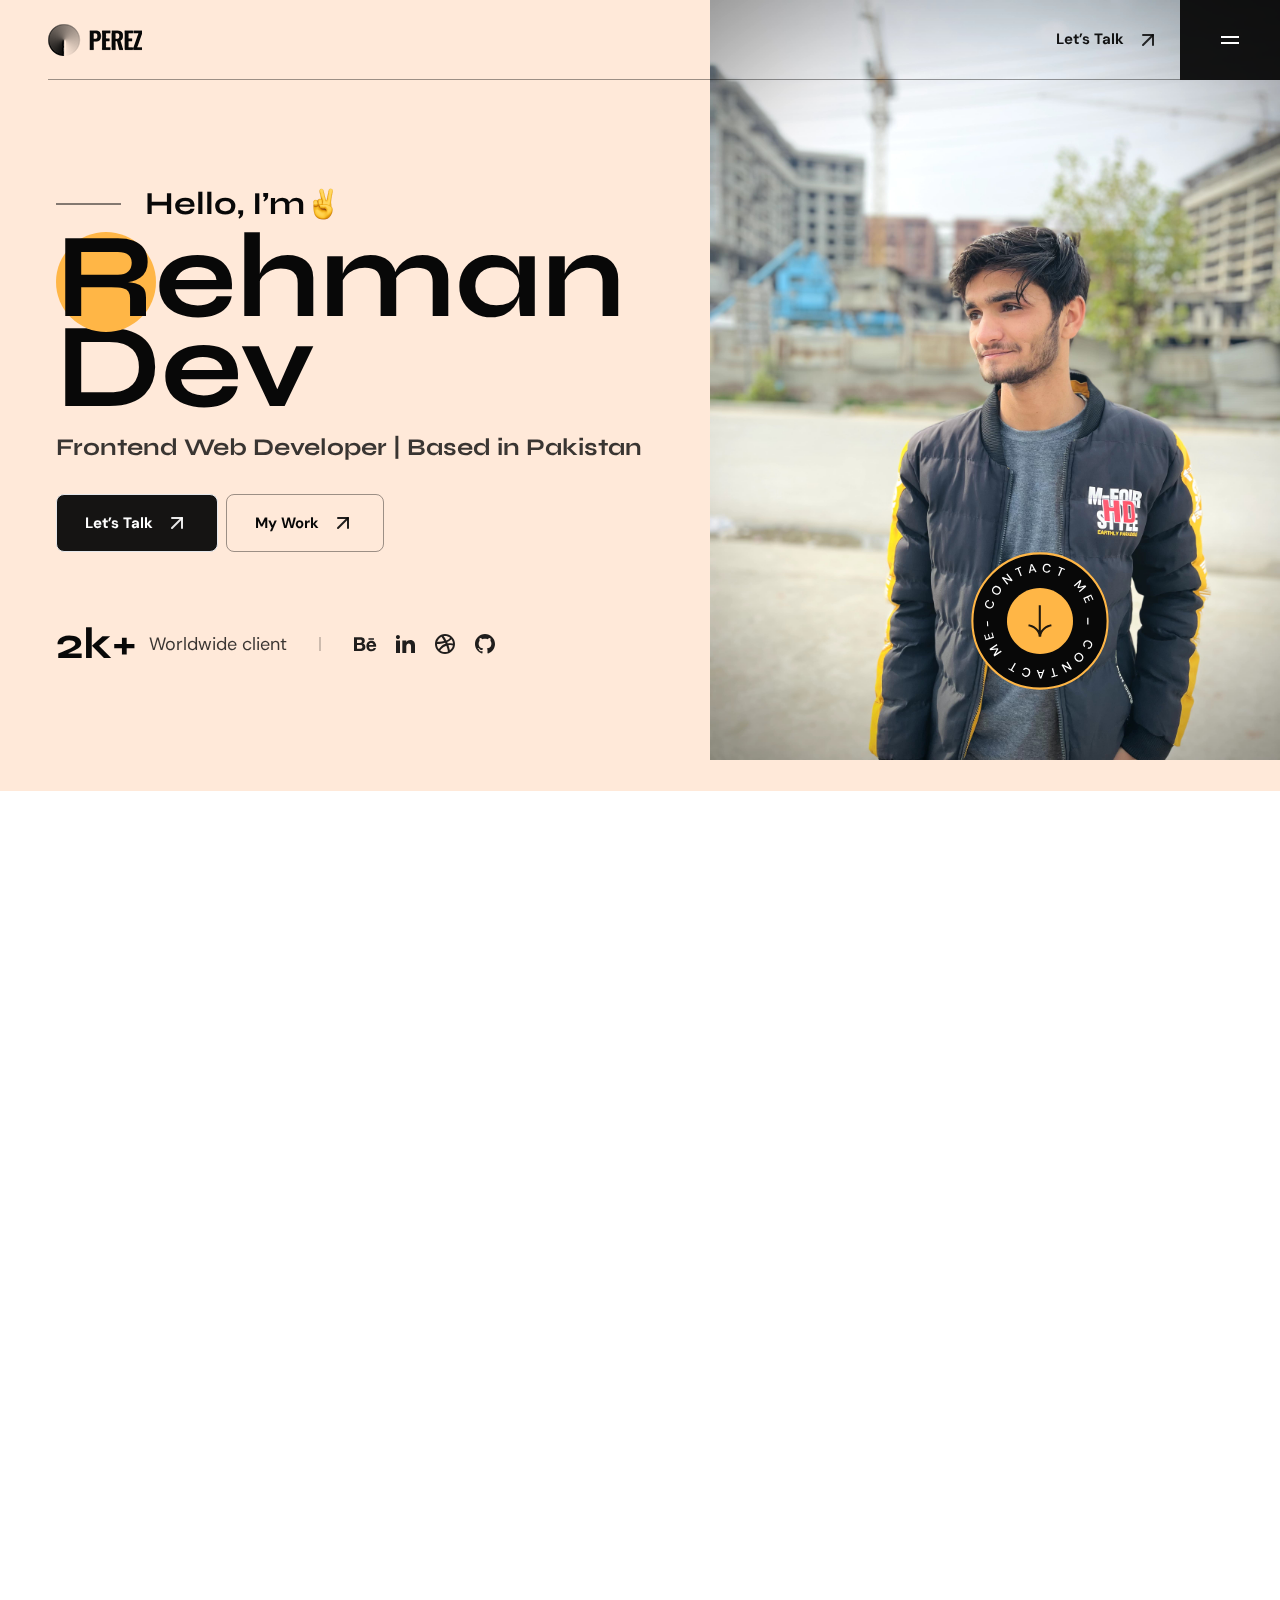
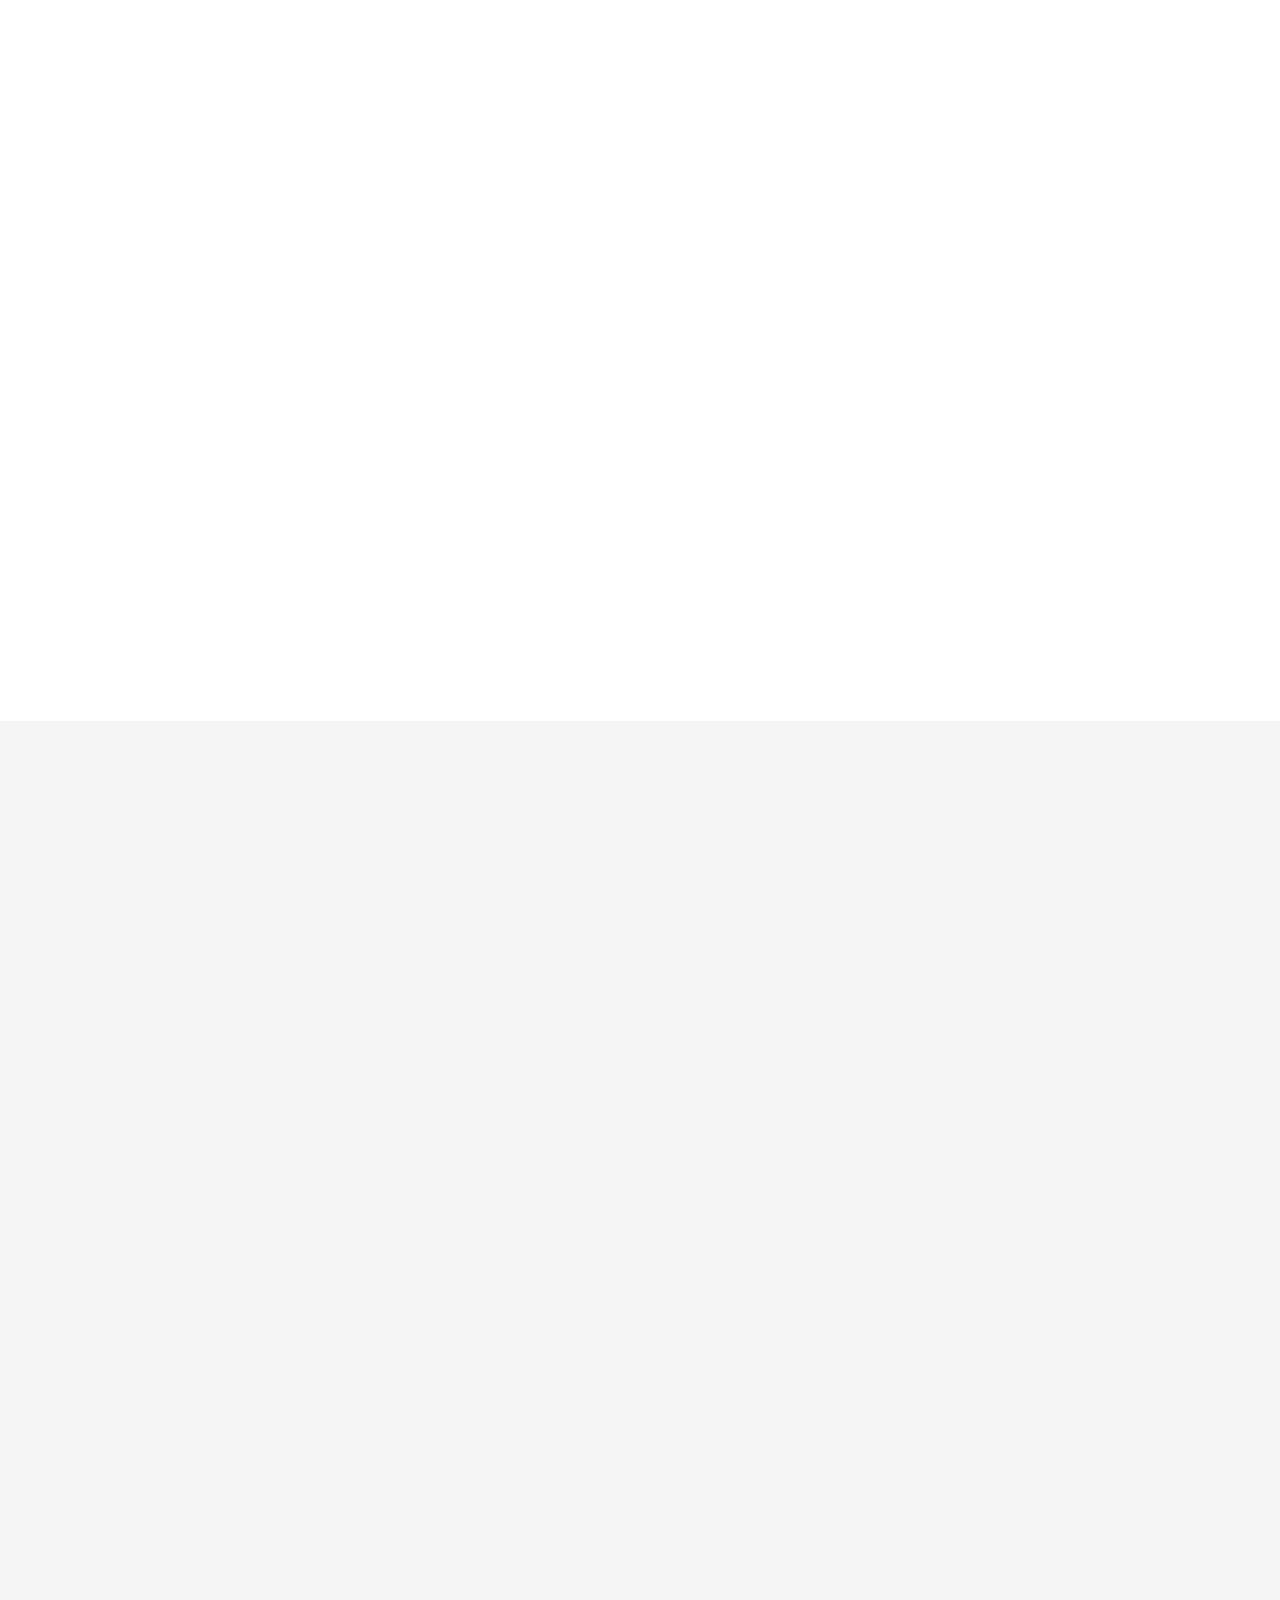
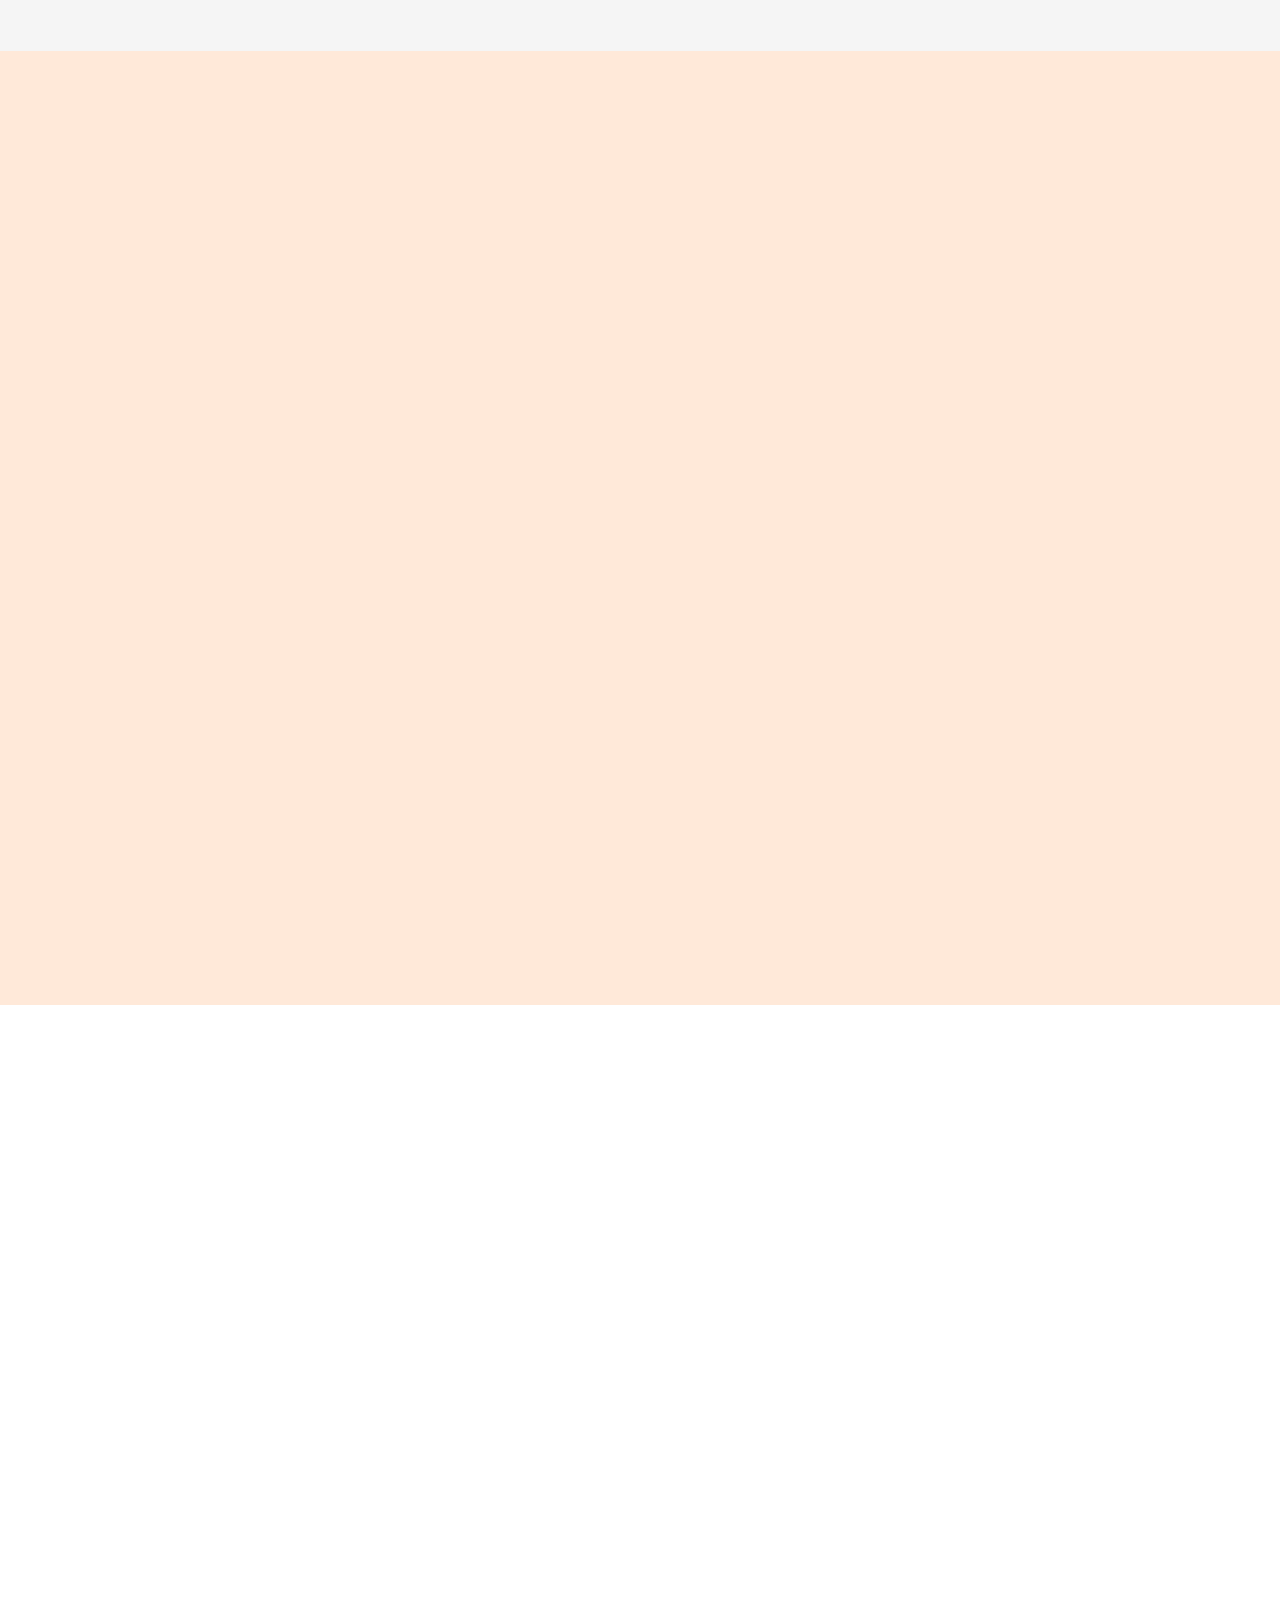
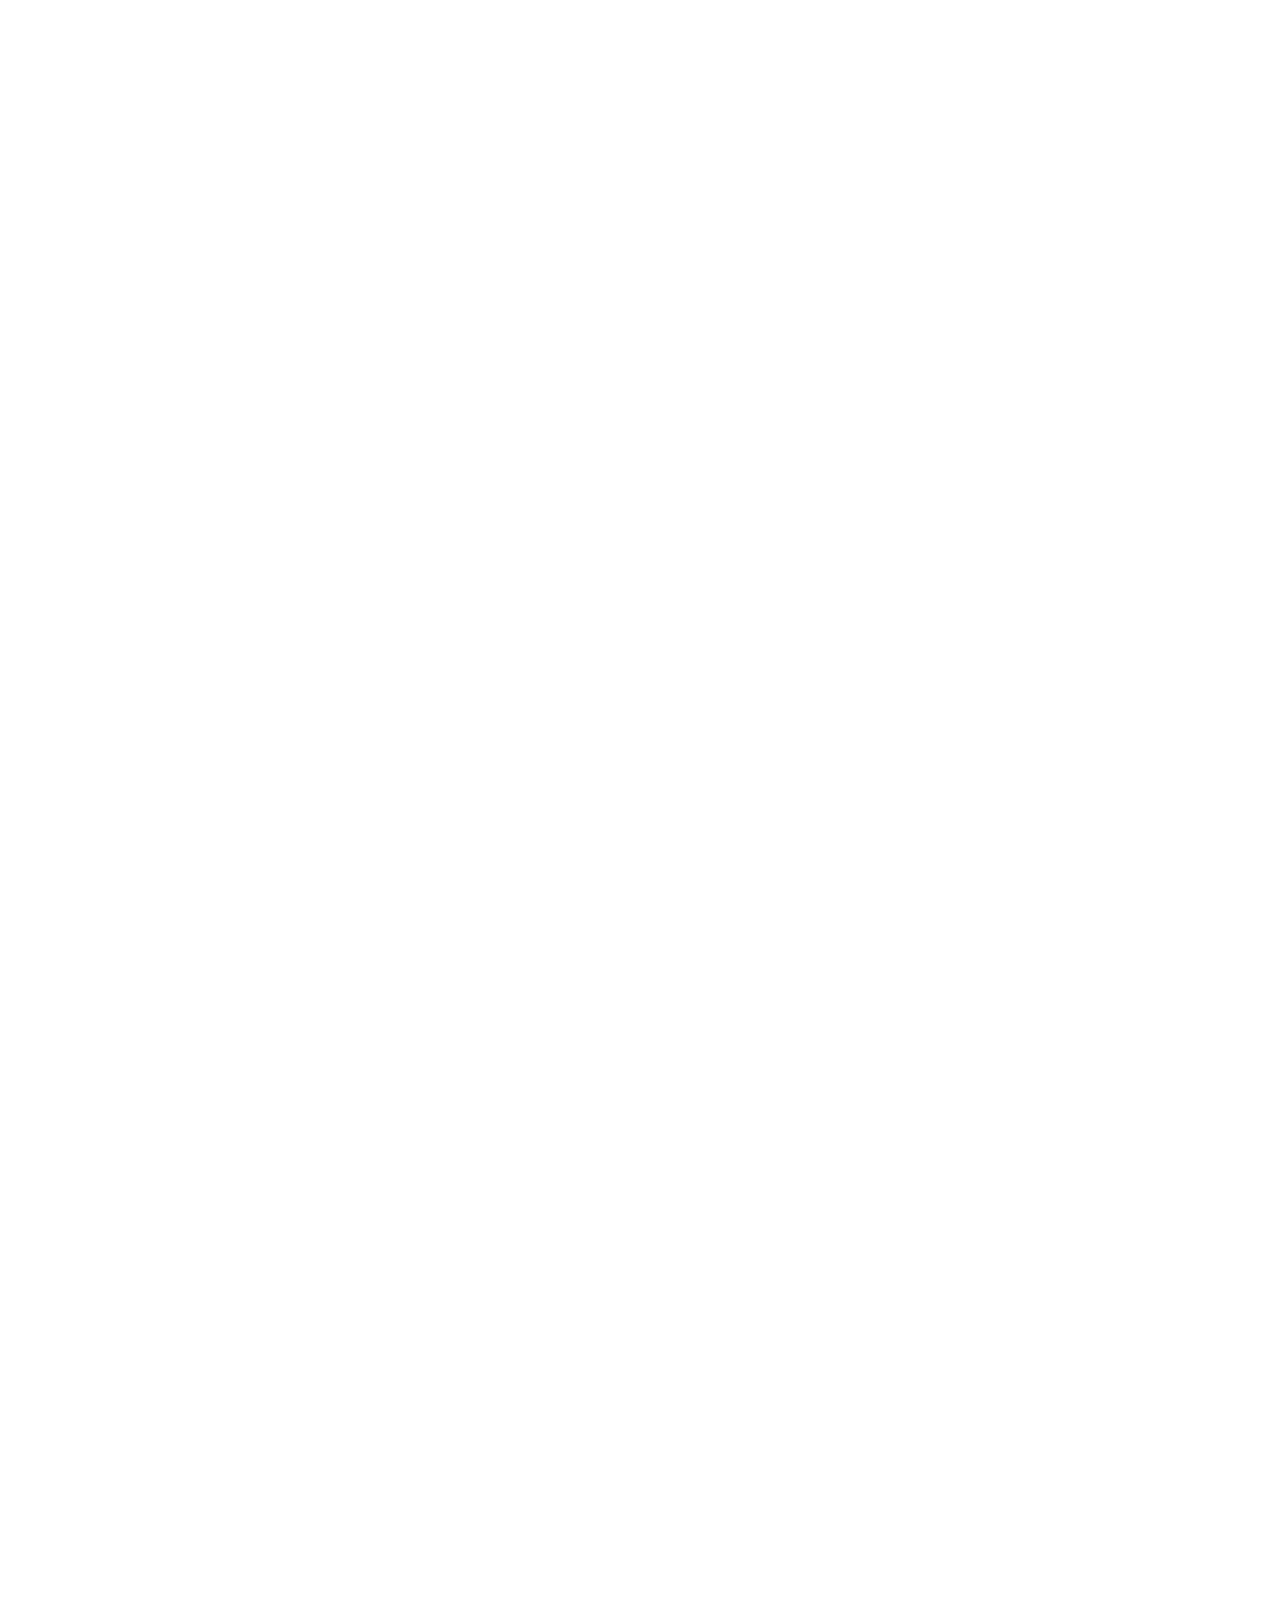
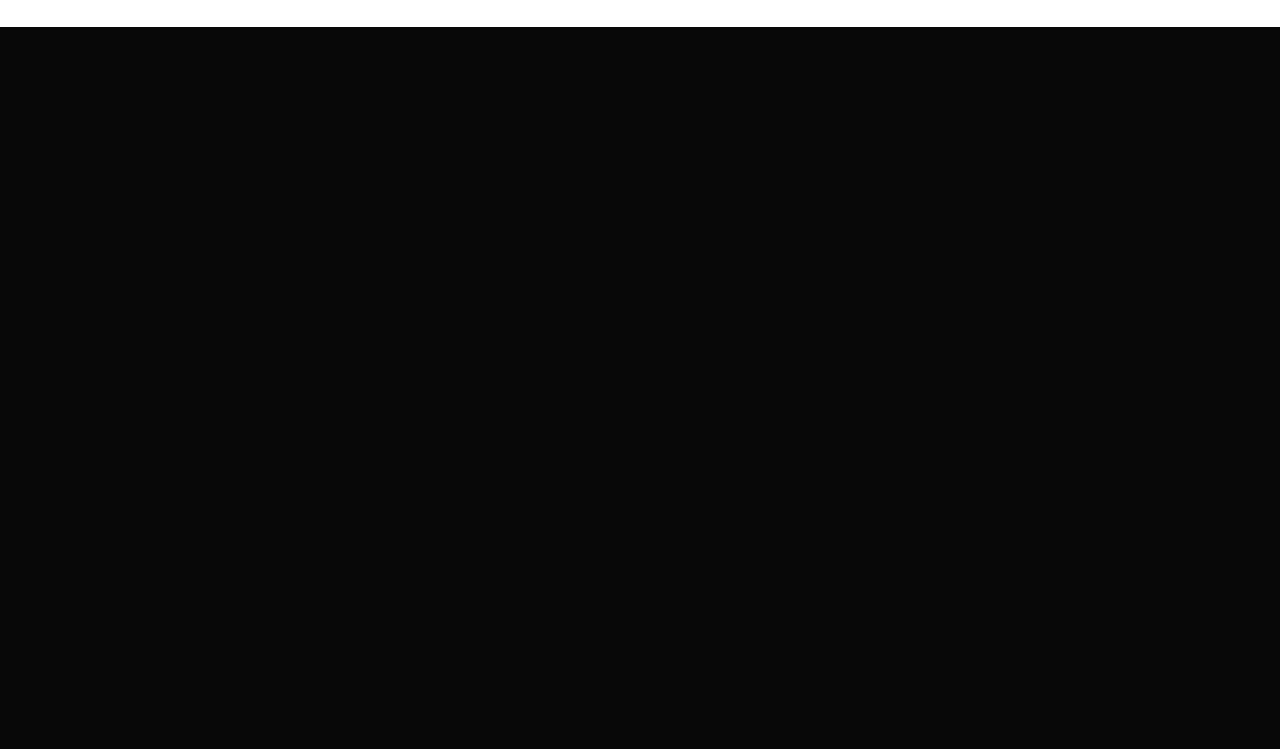
<file: index.html>
<!DOCTYPE html>
<html class="no-js" lang="en">
  <head>
    <meta charset="utf-8" />
    <meta http-equiv="x-ua-compatible" content="ie=edge" />
    <title>Perez - Tailwind CSS Personal Portfolio Template</title>
    <meta name="AdsBot-Google" content="noindex follow" />
    <meta
      name="description"
      content="Perez - Tailwind CSS Personal Portfolio Template"
    />
    <meta
      name="viewport"
      content="width=device-width, initial-scale=1, shrink-to-fit=no"
    />

    <!-- Favicon -->
    <link
      rel="shortcut icon"
      type="image/x-icon"
      href="assets/images/favicon.png"
    />

    <!-- CSS (Font, Vendor, Icon, Plugins & Style CSS files) -->

    <!-- Font CSS -->

    <link rel="preconnect" href="https://fonts.googleapis.com" />
    <link rel="preconnect" href="https://fonts.gstatic.com" crossorigin />
    <link
      href="https://fonts.googleapis.com/css2?family=DM+Sans:ital,opsz,wght@0,9..40,100;0,9..40,200;0,9..40,300;0,9..40,400;0,9..40,500;0,9..40,600;0,9..40,700;0,9..40,800;0,9..40,900;0,9..40,1000;1,9..40,100;1,9..40,200;1,9..40,300;1,9..40,400;1,9..40,500;1,9..40,600;1,9..40,700;1,9..40,800;1,9..40,900;1,9..40,1000&family=Inter:wght@100;200;300;400;500;600;700;800;900&family=Poppins:ital,wght@0,100;0,200;0,300;0,400;0,500;0,600;0,700;0,800;0,900;1,100;1,200;1,300;1,400;1,500;1,600;1,700;1,800;1,900&family=Syne:wght@400;500;600;700;800&display=swap"
      rel="stylesheet"
    />

    <!-- Plugins CSS (All Plugins Files) -->
    <link rel="stylesheet" href="assets/css/plugins/aos.css" />
    <link rel="stylesheet" href="assets/css/plugins/swiper-bundle.min.css" />

    <!-- Style CSS -->
    <link rel="stylesheet" href="assets/css/style.css" />
  </head>

  <body>
    <div class="overflow-x-hidden">
      <!-- Header start -->

      <header
        id="sticky-header"
        class="xl:pl-12 absolute left-0 top-0 w-full z-10"
      >
        <div class="flex pl-4 xl:pl-0">
          <div
            class="flex-1 flex items-center justify-between border-b border-black-800 border-opacity-40"
          >
            <a href="index.html">
              <img src="assets/images/logo/logo.png" alt="logo" />
            </a>

            <!-- Link Start -->
            <a
              href="contact.html"
              class="flex items-center flex-wrap py-[6px] px-3 text-[15px] font-bold text-active leading-none mr-2 transition-all duration-300 hover:text-orange md:hover:text-white group"
              >Let’s Talk
              <span class="inline-block ml-3 group-hover:animate-arrow-move-up">
                <svg
                  width="24"
                  height="24"
                  viewBox="0 0 24 24"
                  fill="none"
                  xmlns="http://www.w3.org/2000/svg"
                >
                  <path
                    d="M7 17L17 7"
                    stroke="currentColor"
                    stroke-opacity="0.9"
                    stroke-width="2"
                    stroke-linecap="round"
                    stroke-linejoin="round"
                  />
                  <path
                    d="M7 7H17V17"
                    stroke="currentColor"
                    stroke-opacity="0.9"
                    stroke-width="2"
                    stroke-linecap="round"
                    stroke-linejoin="round"
                  />
                </svg>
              </span>
            </a>
            <!-- Link End -->
          </div>

          <!-- Button Start -->
          <div
            id="offcanvas-toggle"
            class="flex-none bg-active flex items-center flex-wrap justify-center py-7 px-[38px] cursor-pointer"
          >
            <button>
              <svg
                width="24"
                height="24"
                viewBox="0 0 24 24"
                fill="none"
                xmlns="http://www.w3.org/2000/svg"
              >
                <rect x="3" y="8" width="18" height="2" fill="white" />
                <rect x="3" y="14" width="18" height="2" fill="white" />
              </svg>
            </button>
          </div>
          <!-- Button End -->
        </div>
      </header>

      <!-- offcanvas-menu start -->
      <div
        id="offcanvas"
        class="offcanvas right-0 top-0 bottom-0 z-50 transform translate-x-full fixed h-full w-[350px] md:w-[460px] transition-all ease-in-out duration-300 bg-black-800 pl-8 flex flex-wrap flex-col justify-between"
      >
        <!-- close button start -->

        <div>
          <div
            class="flex flex-wrap justify-between items-center border-b border-border-white mb-[80px]"
          >
            <a href="index.html">
              <img src="assets/images/logo/offcanvas-logo.png" alt="" />
            </a>
            <button
              id="offcanvas-close"
              class="offcanvas-close bg-primary py-7 px-[38px]"
              aria-label="offcanvas"
            >
              <svg
                width="24"
                height="24"
                viewBox="0 0 24 24"
                fill="none"
                xmlns="http://www.w3.org/2000/svg"
              >
                <path
                  fill-rule="evenodd"
                  clip-rule="evenodd"
                  d="M19.2803 4.71967C19.5732 5.01256 19.5732 5.48744 19.2803 5.78033L5.78033 19.2803C5.48744 19.5732 5.01256 19.5732 4.71967 19.2803C4.42678 18.9874 4.42678 18.5126 4.71967 18.2197L18.2197 4.71967C18.5126 4.42678 18.9874 4.42678 19.2803 4.71967Z"
                  fill="white"
                />
                <path
                  fill-rule="evenodd"
                  clip-rule="evenodd"
                  d="M4.71967 4.71967C5.01256 4.42678 5.48744 4.42678 5.78033 4.71967L19.2803 18.2197C19.5732 18.5126 19.5732 18.9874 19.2803 19.2803C18.9874 19.5732 18.5126 19.5732 18.2197 19.2803L4.71967 5.78033C4.42678 5.48744 4.42678 5.01256 4.71967 4.71967Z"
                  fill="white"
                />
              </svg>
            </button>
          </div>

          <!-- close button end -->

          <!-- offcanvas-menu start -->

          <nav
            class="offcanvas-menu mr-[40px] flex flex-wrap flex-col justify-between"
          >
            <ul>
              <li class="border-b border-border-white py-4 group">
                <a
                  href="index.html"
                  class="text-white text-xl font-bold font-Syne leading-none flex flex-wrap items-center justify-between hover:text-orange transition duration-300"
                  >Home
                  <span class="inline-block group-hover:animate-arrow-move-up">
                    <svg
                      width="24"
                      height="24"
                      viewBox="0 0 24 24"
                      fill="none"
                      xmlns="http://www.w3.org/2000/svg"
                    >
                      <path
                        d="M7 17L17 7"
                        stroke="currentColor"
                        stroke-opacity="0.9"
                        stroke-width="2"
                        stroke-linecap="round"
                        stroke-linejoin="round"
                      ></path>
                      <path
                        d="M7 7H17V17"
                        stroke="currentColor"
                        stroke-opacity="0.9"
                        stroke-width="2"
                        stroke-linecap="round"
                        stroke-linejoin="round"
                      ></path>
                    </svg>
                  </span>
                </a>
              </li>
              <li class="border-b border-border-white py-4 group">
                <a
                  href="about.html"
                  class="text-white text-xl font-bold font-Syne leading-none flex flex-wrap items-center justify-between hover:text-orange transition duration-300"
                  >About
                  <span class="inline-block group-hover:animate-arrow-move-up">
                    <svg
                      width="24"
                      height="24"
                      viewBox="0 0 24 24"
                      fill="none"
                      xmlns="http://www.w3.org/2000/svg"
                    >
                      <path
                        d="M7 17L17 7"
                        stroke="currentColor"
                        stroke-opacity="0.9"
                        stroke-width="2"
                        stroke-linecap="round"
                        stroke-linejoin="round"
                      ></path>
                      <path
                        d="M7 7H17V17"
                        stroke="currentColor"
                        stroke-opacity="0.9"
                        stroke-width="2"
                        stroke-linecap="round"
                        stroke-linejoin="round"
                      ></path>
                    </svg>
                  </span>
                </a>
              </li>
              <li class="border-b border-border-white py-4 group">
                <a
                  href="projects.html"
                  class="text-white text-xl font-bold font-Syne leading-none flex flex-wrap items-center justify-between hover:text-orange transition duration-300"
                  >Project
                  <span class="inline-block group-hover:animate-arrow-move-up">
                    <svg
                      width="24"
                      height="24"
                      viewBox="0 0 24 24"
                      fill="none"
                      xmlns="http://www.w3.org/2000/svg"
                    >
                      <path
                        d="M7 17L17 7"
                        stroke="currentColor"
                        stroke-opacity="0.9"
                        stroke-width="2"
                        stroke-linecap="round"
                        stroke-linejoin="round"
                      ></path>
                      <path
                        d="M7 7H17V17"
                        stroke="currentColor"
                        stroke-opacity="0.9"
                        stroke-width="2"
                        stroke-linecap="round"
                        stroke-linejoin="round"
                      ></path>
                    </svg>
                  </span>
                </a>
              </li>
              <li class="border-b border-border-white py-4 group">
                <a
                  href="project-details.html"
                  class="text-white text-xl font-bold font-Syne leading-none flex flex-wrap items-center justify-between hover:text-orange transition duration-300"
                  >Project details
                  <span class="inline-block group-hover:animate-arrow-move-up">
                    <svg
                      width="24"
                      height="24"
                      viewBox="0 0 24 24"
                      fill="none"
                      xmlns="http://www.w3.org/2000/svg"
                    >
                      <path
                        d="M7 17L17 7"
                        stroke="currentColor"
                        stroke-opacity="0.9"
                        stroke-width="2"
                        stroke-linecap="round"
                        stroke-linejoin="round"
                      ></path>
                      <path
                        d="M7 7H17V17"
                        stroke="currentColor"
                        stroke-opacity="0.9"
                        stroke-width="2"
                        stroke-linecap="round"
                        stroke-linejoin="round"
                      ></path>
                    </svg>
                  </span>
                </a>
              </li>
              <li class="border-b border-border-white py-4 group">
                <a
                  href="blog.html"
                  class="text-white text-xl font-bold font-Syne leading-none flex flex-wrap items-center justify-between hover:text-orange transition duration-300"
                  >Blog
                  <span class="inline-block group-hover:animate-arrow-move-up">
                    <svg
                      width="24"
                      height="24"
                      viewBox="0 0 24 24"
                      fill="none"
                      xmlns="http://www.w3.org/2000/svg"
                    >
                      <path
                        d="M7 17L17 7"
                        stroke="currentColor"
                        stroke-opacity="0.9"
                        stroke-width="2"
                        stroke-linecap="round"
                        stroke-linejoin="round"
                      ></path>
                      <path
                        d="M7 7H17V17"
                        stroke="currentColor"
                        stroke-opacity="0.9"
                        stroke-width="2"
                        stroke-linecap="round"
                        stroke-linejoin="round"
                      ></path>
                    </svg>
                  </span>
                </a>
              </li>
              <li class="border-b border-border-white py-4 group">
                <a
                  href="blog-details.html"
                  class="text-white text-xl font-bold font-Syne leading-none flex flex-wrap items-center justify-between hover:text-orange transition duration-300"
                  >Blog Details
                  <span class="inline-block group-hover:animate-arrow-move-up">
                    <svg
                      width="24"
                      height="24"
                      viewBox="0 0 24 24"
                      fill="none"
                      xmlns="http://www.w3.org/2000/svg"
                    >
                      <path
                        d="M7 17L17 7"
                        stroke="currentColor"
                        stroke-opacity="0.9"
                        stroke-width="2"
                        stroke-linecap="round"
                        stroke-linejoin="round"
                      ></path>
                      <path
                        d="M7 7H17V17"
                        stroke="currentColor"
                        stroke-opacity="0.9"
                        stroke-width="2"
                        stroke-linecap="round"
                        stroke-linejoin="round"
                      ></path>
                    </svg>
                  </span>
                </a>
              </li>

              <li class="border-b border-border-white py-4 group">
                <a
                  href="contact.html"
                  class="text-white text-xl font-bold font-Syne leading-none flex flex-wrap items-center justify-between hover:text-orange transition duration-300"
                  >Contact
                  <span class="inline-block group-hover:animate-arrow-move-up">
                    <svg
                      width="24"
                      height="24"
                      viewBox="0 0 24 24"
                      fill="none"
                      xmlns="http://www.w3.org/2000/svg"
                    >
                      <path
                        d="M7 17L17 7"
                        stroke="currentColor"
                        stroke-opacity="0.9"
                        stroke-width="2"
                        stroke-linecap="round"
                        stroke-linejoin="round"
                      ></path>
                      <path
                        d="M7 7H17V17"
                        stroke="currentColor"
                        stroke-opacity="0.9"
                        stroke-width="2"
                        stroke-linecap="round"
                        stroke-linejoin="round"
                      ></path>
                    </svg>
                  </span>
                </a>
              </li>
            </ul>
          </nav>
        </div>

        <nav class="pb-10">
          <ul class="flex flex-wrap gap-x-4 items-center">
            <li>
              <a
                href="#"
                class="text-white transition-all duration-300 hover:text-orange"
              >
                <svg
                  width="24"
                  height="24"
                  viewBox="0 0 24 24"
                  fill="none"
                  xmlns="http://www.w3.org/2000/svg"
                >
                  <path
                    d="M7.443 5.3501C8.082 5.3501 8.673 5.4001 9.213 5.5481C9.754 5.6471 10.197 5.8451 10.59 6.0921C10.984 6.3401 11.279 6.6861 11.475 7.1311C11.672 7.5761 11.771 8.1211 11.771 8.7141C11.771 9.4071 11.623 10.0001 11.279 10.4451C10.984 10.8911 10.492 11.2861 9.902 11.5831C10.738 11.8311 11.377 12.2761 11.771 12.8701C12.164 13.4631 12.41 14.2051 12.41 15.0461C12.41 15.7391 12.262 16.3321 12.016 16.8271C11.771 17.3221 11.377 17.7671 10.934 18.0641C10.4528 18.3824 9.92083 18.6164 9.361 18.7561C8.771 18.9051 8.181 19.0041 7.591 19.0041H1V5.3501H7.443ZM7.049 10.8901C7.59 10.8901 8.033 10.7421 8.377 10.4951C8.721 10.2481 8.869 9.8021 8.869 9.2581C8.869 8.9611 8.819 8.6651 8.721 8.4671C8.623 8.2691 8.475 8.1201 8.279 7.9721C8.082 7.8731 7.885 7.7741 7.639 7.7251C7.393 7.6751 7.148 7.6751 6.852 7.6751H4V10.8911H7.05L7.049 10.8901ZM7.197 16.7281C7.492 16.7281 7.787 16.6781 8.033 16.6291C8.279 16.5791 8.525 16.4811 8.721 16.3321C8.92138 16.1873 9.08903 16.002 9.213 15.7881C9.311 15.5411 9.41 15.2441 9.41 14.8981C9.41 14.2051 9.213 13.7111 8.82 13.3641C8.426 13.0671 7.885 12.9191 7.246 12.9191H4V16.7291L7.197 16.7281ZM16.689 16.6781C17.082 17.0741 17.672 17.2721 18.459 17.2721C19 17.2721 19.492 17.1241 19.885 16.8771C20.279 16.5801 20.525 16.2831 20.623 15.9871H23.033C22.639 17.1731 22.049 18.0141 21.263 18.5591C20.475 19.0531 19.541 19.3501 18.41 19.3501C17.6864 19.3523 16.9688 19.218 16.295 18.9541C15.6887 18.7267 15.148 18.353 14.721 17.8661C14.2643 17.4107 13.9267 16.8498 13.738 16.2331C13.492 15.5901 13.393 14.8981 13.393 14.1061C13.393 13.3641 13.492 12.6721 13.738 12.0281C13.9749 11.4085 14.3252 10.8384 14.771 10.3471C15.2201 9.88594 15.7543 9.51613 16.344 9.2581C17.0007 8.99416 17.7022 8.85969 18.41 8.8621C19.246 8.8621 19.984 9.0111 20.623 9.3571C21.263 9.7031 21.754 10.0991 22.147 10.6931C22.541 11.2371 22.837 11.8801 23.033 12.5731C23.131 13.2651 23.18 13.9581 23.131 14.7491H16C16 15.5411 16.295 16.2831 16.689 16.6791V16.6781ZM19.787 11.4841C19.443 11.1381 18.902 10.9401 18.262 10.9401C17.82 10.9401 17.475 11.0401 17.18 11.1881C16.885 11.3361 16.689 11.5341 16.492 11.7321C16.311 11.9234 16.1912 12.1643 16.148 12.4241C16.098 12.6721 16.049 12.8701 16.049 13.0671H20.475C20.377 12.3251 20.131 11.8311 19.787 11.4841ZM15.459 6.2901H20.967V7.6261H15.46V6.2901H15.459Z"
                    fill="currentColor"
                    fill-opacity="0.9"
                  ></path>
                </svg>
              </a>
            </li>
            <li>
              <a
                href="#"
                class="text-white transition-all duration-300 hover:text-orange"
                ><svg
                  width="24"
                  height="24"
                  viewBox="0 0 24 24"
                  fill="none"
                  xmlns="http://www.w3.org/2000/svg"
                >
                  <path
                    d="M6.94043 5.00002C6.94017 5.53046 6.7292 6.03906 6.35394 6.41394C5.97868 6.78883 5.46986 6.99929 4.93943 6.99902C4.409 6.99876 3.90039 6.78779 3.52551 6.41253C3.15062 6.03727 2.94016 5.52846 2.94043 4.99802C2.9407 4.46759 3.15166 3.95899 3.52692 3.5841C3.90218 3.20922 4.411 2.99876 4.94143 2.99902C5.47186 2.99929 5.98047 3.21026 6.35535 3.58552C6.73024 3.96078 6.9407 4.46959 6.94043 5.00002ZM7.00043 8.48002H3.00043V21H7.00043V8.48002ZM13.3204 8.48002H9.34043V21H13.2804V14.43C13.2804 10.77 18.0504 10.43 18.0504 14.43V21H22.0004V13.07C22.0004 6.90002 14.9404 7.13002 13.2804 10.16L13.3204 8.48002Z"
                    fill="currentColor"
                    fill-opacity="0.9"
                  ></path>
                </svg>
              </a>
            </li>
            <li>
              <a
                href="#"
                class="text-white transition-all duration-300 hover:text-orange"
                ><svg
                  width="24"
                  height="24"
                  viewBox="0 0 24 24"
                  fill="none"
                  xmlns="http://www.w3.org/2000/svg"
                >
                  <path
                    d="M19.989 11.572C19.907 9.99792 19.3596 8.4836 18.416 7.221C18.1285 7.53061 17.8212 7.82123 17.496 8.091C16.4969 8.92086 15.3805 9.5982 14.183 10.101C14.35 10.451 14.503 10.79 14.638 11.11V11.113C14.665 11.174 14.688 11.231 14.732 11.342L14.749 11.382C16.262 11.212 17.858 11.275 19.405 11.485C19.611 11.512 19.805 11.541 19.989 11.572ZM10.604 4.122C11.5786 5.49516 12.4772 6.92062 13.296 8.392C14.519 7.91 15.53 7.302 16.344 6.625C16.674 6.351 16.938 6.093 17.14 5.87C15.701 4.65972 13.8803 3.99733 12 4C11.524 4 11.058 4.042 10.604 4.121V4.122ZM4.253 9.997C4.93423 9.97981 5.61464 9.93878 6.293 9.874C7.93264 9.72734 9.55828 9.4525 11.155 9.052C10.3205 7.60221 9.41956 6.19171 8.455 4.825C7.42472 5.3354 6.51626 6.06141 5.79124 6.95379C5.06623 7.84617 4.54162 8.88404 4.253 9.997ZM5.783 17.035C6.25195 16.3575 6.77894 15.7221 7.358 15.136C8.812 13.646 10.528 12.486 12.514 11.846L12.576 11.828C12.411 11.464 12.256 11.139 12.1 10.833C10.264 11.368 8.33 11.702 6.403 11.875C5.463 11.96 4.62 11.997 4 12.003C3.99815 13.8356 4.62722 15.6128 5.783 17.035ZM15.004 19.415C14.6184 17.4703 14.0725 15.5607 13.372 13.706C11.372 14.433 9.776 15.496 8.543 16.764C8.0454 17.2664 7.60382 17.8213 7.226 18.419C8.60481 19.4478 10.2797 20.0025 12 20C13.0299 20.0015 14.0504 19.8035 15.005 19.417L15.004 19.415ZM16.878 18.34C18.4393 17.1398 19.5028 15.4057 19.865 13.47C19.525 13.385 19.094 13.3 18.62 13.234C17.5661 13.0823 16.4968 13.0712 15.44 13.201C16.035 14.8799 16.5154 16.5961 16.878 18.34ZM12 22C6.477 22 2 17.523 2 12C2 6.477 6.477 2 12 2C17.523 2 22 6.477 22 12C22 17.523 17.523 22 12 22Z"
                    fill="currentColor"
                    fill-opacity="0.9"
                  ></path>
                </svg>
              </a>
            </li>
            <li>
              <a
                href="#"
                class="text-white transition-all duration-300 hover:text-orange"
                ><svg
                  width="24"
                  height="24"
                  viewBox="0 0 24 24"
                  fill="none"
                  xmlns="http://www.w3.org/2000/svg"
                >
                  <path
                    d="M12.001 2C6.47598 2 2.00098 6.475 2.00098 12C1.99977 14.0992 2.65958 16.1454 3.88679 17.8484C5.114 19.5515 6.84631 20.8249 8.83798 21.488C9.33798 21.575 9.52598 21.275 9.52598 21.012C9.52598 20.775 9.51298 19.988 9.51298 19.15C7.00098 19.613 6.35098 18.538 6.15098 17.975C6.03798 17.687 5.55098 16.8 5.12598 16.562C4.77598 16.375 4.27598 15.912 5.11298 15.9C5.90098 15.887 6.46298 16.625 6.65098 16.925C7.55098 18.437 8.98798 18.012 9.56298 17.75C9.65098 17.1 9.91298 16.663 10.201 16.413C7.97598 16.163 5.65098 15.3 5.65098 11.475C5.65098 10.387 6.03798 9.488 6.67598 8.788C6.57598 8.538 6.22598 7.513 6.77598 6.138C6.77598 6.138 7.61298 5.875 9.52598 7.162C10.3401 6.9364 11.1812 6.82302 12.026 6.825C12.876 6.825 13.726 6.937 14.526 7.162C16.439 5.862 17.276 6.138 17.276 6.138C17.826 7.513 17.476 8.538 17.376 8.788C18.013 9.488 18.401 10.375 18.401 11.475C18.401 15.313 16.064 16.163 13.839 16.413C14.201 16.725 14.514 17.325 14.514 18.263C14.514 19.6 14.501 20.675 14.501 21.013C14.501 21.275 14.689 21.587 15.189 21.487C17.1738 20.8166 18.8985 19.5408 20.1203 17.8389C21.3421 16.1371 21.9995 14.095 22 12C22 6.475 17.525 2 12 2H12.001Z"
                    fill="currentColor"
                    fill-opacity="0.9"
                  ></path>
                </svg>
              </a>
            </li>
          </ul>
        </nav>
      </div>
      <!-- offcanvas-menu end -->

      <!-- Header end -->

      <!-- Hero section start -->
      <section class="bg-secondary relative pt-[140px] pb-[125px]">
        <div class="container">
          <div class="grid grid-cols-1 2xl:-mx-4">
            <div class="xl:pt-12">
              <span
                class="font-Syne text-black-800 font-bold text-2xl lg:text-[32px] leading-none flex flex-wrap items-center mb-3"
                data-aos="fade-right"
                data-aos-delay="300"
              >
                <span class="mr-6">
                  <svg
                    xmlns="http://www.w3.org/2000/svg"
                    width="65"
                    height="2"
                    viewBox="0 0 65 2"
                    fill="none"
                  >
                    <path d="M0 1H65" stroke="#080808" />
                  </svg>
                </span>

                Hello, I’m
                <img
                  class="ml-2"
                  src="assets/images/icon/victory.png"
                  alt="icon"
                />
              </span>
              <h1
                class="relative z-[1] font-Syne text-black-800 font-bold text-[80px] lg:text-[100px] xl:text-[120px] 2xl:text-[100px] leading-[64px] lg:leading-[80px] xl:leading-[90px] 2xl:leading-[110px] 2xl:before:w-[120px] xl:before:w-[100px] 2xl:before:h-[120px] xl:before:h-[100px] before:rounded-full before:bg-primary before:block before:absolute before:top-[0px] before:left-0 before:-z-[1] lg:before:w-[85px] lg:before:h-[85px] before:w-[70px] before:h-[70px]"
                data-aos="fade-right"
                data-aos-delay="400"
              >
                Rehman
                <!-- <br /> Henry -->
              </h1>
              <h2
                class="font-Syne text-black-800 font-bold text-[80px] lg:text-[100px] xl:text-[120px] 2xl:text-[140px] leading-[64px] lg:leading-[80px] xl:leading-[90px] 2xl:leading-[110px] mb-[20px]"
                data-aos="fade-right"
                data-aos-delay="600"
              >
                Dev
              </h2>
              <p
                class="font-Syne text-black-700 font-bold text-lg md:text-xl xl:text-2xl leading-tight mb-[30px]"
                data-aos="fade-right"
                data-aos-delay="800"
              >
                Frontend Web Developer | Based in Pakistan
              </p>

              <div
                class="flex flex-wrap mb-[50px] md:mb-[60px] xl:mb-[70px] 2xl:mb-[80px]"
              >
                <!-- Link Start -->
                <span data-aos="fade-right" data-aos-delay="1000">
                  <a
                    href="contact.html"
                    class="flex items-center flex-wrap btn-primary mr-2 group"
                    >Let’s Talk
                    <span
                      class="inline-block ml-3 group-hover:animate-arrow-move-up"
                    >
                      <svg
                        width="24"
                        height="24"
                        viewBox="0 0 24 24"
                        fill="none"
                        xmlns="http://www.w3.org/2000/svg"
                      >
                        <path
                          d="M7 17L17 7"
                          stroke="currentColor"
                          stroke-opacity="0.9"
                          stroke-width="2"
                          stroke-linecap="round"
                          stroke-linejoin="round"
                        />
                        <path
                          d="M7 7H17V17"
                          stroke="currentColor"
                          stroke-opacity="0.9"
                          stroke-width="2"
                          stroke-linecap="round"
                          stroke-linejoin="round"
                        />
                      </svg>
                    </span>
                  </a>
                </span>
                <!-- Link End -->

                <!-- Link Start -->
                <span data-aos="fade-right" data-aos-delay="1200">
                  <a
                    href="projects.html"
                    class="flex items-center flex-wrap btn-primary-outline group"
                  >
                    My Work
                    <span
                      class="inline-block ml-3 group-hover:animate-arrow-move-up"
                    >
                      <svg
                        width="24"
                        height="24"
                        viewBox="0 0 24 24"
                        fill="none"
                        xmlns="http://www.w3.org/2000/svg"
                      >
                        <path
                          d="M7 17L17 7"
                          stroke="currentColor"
                          stroke-opacity="0.9"
                          stroke-width="2"
                          stroke-linecap="round"
                          stroke-linejoin="round"
                        />
                        <path
                          d="M7 7H17V17"
                          stroke="currentColor"
                          stroke-opacity="0.9"
                          stroke-width="2"
                          stroke-linecap="round"
                          stroke-linejoin="round"
                        />
                      </svg>
                    </span>
                  </a>
                </span>
                <!-- Link End -->
              </div>

              <div
                class="flex flex-wrap items-center"
                data-aos="fade-right"
                data-aos-delay="1400"
              >
                <div class="flex flex-wrap items-center">
                  <span
                    class="font-Syne text-black-800 font-bold text-[44px] leading-none"
                  >
                    <span class="counter">1.2</span>k+</span
                  >
                  <span class="text-lg text-black-700 ml-3"
                    >Worldwide client</span
                  >
                  <span class="mx-8">
                    <svg
                      xmlns="http://www.w3.org/2000/svg"
                      width="2"
                      height="14"
                      viewBox="0 0 2 14"
                      fill="none"
                    >
                      <path
                        d="M1 0L1 14"
                        stroke="#080808"
                        stroke-opacity="0.4"
                      />
                    </svg>
                  </span>
                </div>
                <div class="mt-5 sm:mt-0">
                  <ul class="flex flex-wrap gap-x-4 items-center">
                    <li>
                      <a href="#" class="text-black-800 hover:text-orange">
                        <svg
                          width="24"
                          height="24"
                          viewBox="0 0 24 24"
                          fill="none"
                          xmlns="http://www.w3.org/2000/svg"
                        >
                          <path
                            d="M7.443 5.3501C8.082 5.3501 8.673 5.4001 9.213 5.5481C9.754 5.6471 10.197 5.8451 10.59 6.0921C10.984 6.3401 11.279 6.6861 11.475 7.1311C11.672 7.5761 11.771 8.1211 11.771 8.7141C11.771 9.4071 11.623 10.0001 11.279 10.4451C10.984 10.8911 10.492 11.2861 9.902 11.5831C10.738 11.8311 11.377 12.2761 11.771 12.8701C12.164 13.4631 12.41 14.2051 12.41 15.0461C12.41 15.7391 12.262 16.3321 12.016 16.8271C11.771 17.3221 11.377 17.7671 10.934 18.0641C10.4528 18.3824 9.92083 18.6164 9.361 18.7561C8.771 18.9051 8.181 19.0041 7.591 19.0041H1V5.3501H7.443ZM7.049 10.8901C7.59 10.8901 8.033 10.7421 8.377 10.4951C8.721 10.2481 8.869 9.8021 8.869 9.2581C8.869 8.9611 8.819 8.6651 8.721 8.4671C8.623 8.2691 8.475 8.1201 8.279 7.9721C8.082 7.8731 7.885 7.7741 7.639 7.7251C7.393 7.6751 7.148 7.6751 6.852 7.6751H4V10.8911H7.05L7.049 10.8901ZM7.197 16.7281C7.492 16.7281 7.787 16.6781 8.033 16.6291C8.279 16.5791 8.525 16.4811 8.721 16.3321C8.92138 16.1873 9.08903 16.002 9.213 15.7881C9.311 15.5411 9.41 15.2441 9.41 14.8981C9.41 14.2051 9.213 13.7111 8.82 13.3641C8.426 13.0671 7.885 12.9191 7.246 12.9191H4V16.7291L7.197 16.7281ZM16.689 16.6781C17.082 17.0741 17.672 17.2721 18.459 17.2721C19 17.2721 19.492 17.1241 19.885 16.8771C20.279 16.5801 20.525 16.2831 20.623 15.9871H23.033C22.639 17.1731 22.049 18.0141 21.263 18.5591C20.475 19.0531 19.541 19.3501 18.41 19.3501C17.6864 19.3523 16.9688 19.218 16.295 18.9541C15.6887 18.7267 15.148 18.353 14.721 17.8661C14.2643 17.4107 13.9267 16.8498 13.738 16.2331C13.492 15.5901 13.393 14.8981 13.393 14.1061C13.393 13.3641 13.492 12.6721 13.738 12.0281C13.9749 11.4085 14.3252 10.8384 14.771 10.3471C15.2201 9.88594 15.7543 9.51613 16.344 9.2581C17.0007 8.99416 17.7022 8.85969 18.41 8.8621C19.246 8.8621 19.984 9.0111 20.623 9.3571C21.263 9.7031 21.754 10.0991 22.147 10.6931C22.541 11.2371 22.837 11.8801 23.033 12.5731C23.131 13.2651 23.18 13.9581 23.131 14.7491H16C16 15.5411 16.295 16.2831 16.689 16.6791V16.6781ZM19.787 11.4841C19.443 11.1381 18.902 10.9401 18.262 10.9401C17.82 10.9401 17.475 11.0401 17.18 11.1881C16.885 11.3361 16.689 11.5341 16.492 11.7321C16.311 11.9234 16.1912 12.1643 16.148 12.4241C16.098 12.6721 16.049 12.8701 16.049 13.0671H20.475C20.377 12.3251 20.131 11.8311 19.787 11.4841ZM15.459 6.2901H20.967V7.6261H15.46V6.2901H15.459Z"
                            fill="currentColor"
                            fill-opacity="0.9"
                          ></path>
                        </svg>
                      </a>
                    </li>
                    <li>
                      <a href="#" class="text-black-800 hover:text-orange"
                        ><svg
                          width="24"
                          height="24"
                          viewBox="0 0 24 24"
                          fill="none"
                          xmlns="http://www.w3.org/2000/svg"
                        >
                          <path
                            d="M6.94043 5.00002C6.94017 5.53046 6.7292 6.03906 6.35394 6.41394C5.97868 6.78883 5.46986 6.99929 4.93943 6.99902C4.409 6.99876 3.90039 6.78779 3.52551 6.41253C3.15062 6.03727 2.94016 5.52846 2.94043 4.99802C2.9407 4.46759 3.15166 3.95899 3.52692 3.5841C3.90218 3.20922 4.411 2.99876 4.94143 2.99902C5.47186 2.99929 5.98047 3.21026 6.35535 3.58552C6.73024 3.96078 6.9407 4.46959 6.94043 5.00002ZM7.00043 8.48002H3.00043V21H7.00043V8.48002ZM13.3204 8.48002H9.34043V21H13.2804V14.43C13.2804 10.77 18.0504 10.43 18.0504 14.43V21H22.0004V13.07C22.0004 6.90002 14.9404 7.13002 13.2804 10.16L13.3204 8.48002Z"
                            fill="currentColor"
                            fill-opacity="0.9"
                          ></path>
                        </svg>
                      </a>
                    </li>
                    <li>
                      <a href="#" class="text-black-800 hover:text-orange"
                        ><svg
                          width="24"
                          height="24"
                          viewBox="0 0 24 24"
                          fill="none"
                          xmlns="http://www.w3.org/2000/svg"
                        >
                          <path
                            d="M19.989 11.572C19.907 9.99792 19.3596 8.4836 18.416 7.221C18.1285 7.53061 17.8212 7.82123 17.496 8.091C16.4969 8.92086 15.3805 9.5982 14.183 10.101C14.35 10.451 14.503 10.79 14.638 11.11V11.113C14.665 11.174 14.688 11.231 14.732 11.342L14.749 11.382C16.262 11.212 17.858 11.275 19.405 11.485C19.611 11.512 19.805 11.541 19.989 11.572ZM10.604 4.122C11.5786 5.49516 12.4772 6.92062 13.296 8.392C14.519 7.91 15.53 7.302 16.344 6.625C16.674 6.351 16.938 6.093 17.14 5.87C15.701 4.65972 13.8803 3.99733 12 4C11.524 4 11.058 4.042 10.604 4.121V4.122ZM4.253 9.997C4.93423 9.97981 5.61464 9.93878 6.293 9.874C7.93264 9.72734 9.55828 9.4525 11.155 9.052C10.3205 7.60221 9.41956 6.19171 8.455 4.825C7.42472 5.3354 6.51626 6.06141 5.79124 6.95379C5.06623 7.84617 4.54162 8.88404 4.253 9.997ZM5.783 17.035C6.25195 16.3575 6.77894 15.7221 7.358 15.136C8.812 13.646 10.528 12.486 12.514 11.846L12.576 11.828C12.411 11.464 12.256 11.139 12.1 10.833C10.264 11.368 8.33 11.702 6.403 11.875C5.463 11.96 4.62 11.997 4 12.003C3.99815 13.8356 4.62722 15.6128 5.783 17.035ZM15.004 19.415C14.6184 17.4703 14.0725 15.5607 13.372 13.706C11.372 14.433 9.776 15.496 8.543 16.764C8.0454 17.2664 7.60382 17.8213 7.226 18.419C8.60481 19.4478 10.2797 20.0025 12 20C13.0299 20.0015 14.0504 19.8035 15.005 19.417L15.004 19.415ZM16.878 18.34C18.4393 17.1398 19.5028 15.4057 19.865 13.47C19.525 13.385 19.094 13.3 18.62 13.234C17.5661 13.0823 16.4968 13.0712 15.44 13.201C16.035 14.8799 16.5154 16.5961 16.878 18.34ZM12 22C6.477 22 2 17.523 2 12C2 6.477 6.477 2 12 2C17.523 2 22 6.477 22 12C22 17.523 17.523 22 12 22Z"
                            fill="currentColor"
                            fill-opacity="0.9"
                          ></path>
                        </svg>
                      </a>
                    </li>
                    <li>
                      <a href="#" class="text-black-800 hover:text-orange"
                        ><svg
                          width="24"
                          height="24"
                          viewBox="0 0 24 24"
                          fill="none"
                          xmlns="http://www.w3.org/2000/svg"
                        >
                          <path
                            d="M12.001 2C6.47598 2 2.00098 6.475 2.00098 12C1.99977 14.0992 2.65958 16.1454 3.88679 17.8484C5.114 19.5515 6.84631 20.8249 8.83798 21.488C9.33798 21.575 9.52598 21.275 9.52598 21.012C9.52598 20.775 9.51298 19.988 9.51298 19.15C7.00098 19.613 6.35098 18.538 6.15098 17.975C6.03798 17.687 5.55098 16.8 5.12598 16.562C4.77598 16.375 4.27598 15.912 5.11298 15.9C5.90098 15.887 6.46298 16.625 6.65098 16.925C7.55098 18.437 8.98798 18.012 9.56298 17.75C9.65098 17.1 9.91298 16.663 10.201 16.413C7.97598 16.163 5.65098 15.3 5.65098 11.475C5.65098 10.387 6.03798 9.488 6.67598 8.788C6.57598 8.538 6.22598 7.513 6.77598 6.138C6.77598 6.138 7.61298 5.875 9.52598 7.162C10.3401 6.9364 11.1812 6.82302 12.026 6.825C12.876 6.825 13.726 6.937 14.526 7.162C16.439 5.862 17.276 6.138 17.276 6.138C17.826 7.513 17.476 8.538 17.376 8.788C18.013 9.488 18.401 10.375 18.401 11.475C18.401 15.313 16.064 16.163 13.839 16.413C14.201 16.725 14.514 17.325 14.514 18.263C14.514 19.6 14.501 20.675 14.501 21.013C14.501 21.275 14.689 21.587 15.189 21.487C17.1738 20.8166 18.8985 19.5408 20.1203 17.8389C21.3421 16.1371 21.9995 14.095 22 12C22 6.475 17.525 2 12 2H12.001Z"
                            fill="currentColor"
                            fill-opacity="0.9"
                          ></path>
                        </svg>
                      </a>
                    </li>
                  </ul>
                </div>
              </div>
            </div>
          </div>
        </div>

        <div class="hidden md:block">
          <img
            class="absolute top-0 right-0 md:max-w-[420px] lg:max-w-[570px] xl:max-w-[750px] 2xl:max-w-[750px]"
            data-aos="fade-left"
            src="assets/images/hero/hero.jpeg"
            alt="hero Image"
          />

          <a href="contact.html">
            <svg
              class="absolute bottom-[200px] lg:bottom-[80px] xl:bottom-[80px] right-[40px] lg:right-[150px] xl:right-[150px]"
              width="180"
              height="180"
              viewBox="0 0 180 180"
              fill="none"
              xmlns="http://www.w3.org/2000/svg"
            >
              <g class="animate-spin origin-center">
                <path
                  d="M157.631 90C157.631 127.352 127.352 157.632 89.9995 157.632C52.6476 157.632 22.3678 127.352 22.3678 90C22.3678 52.6481 52.6476 22.3683 89.9995 22.3683C127.352 22.3683 157.631 52.6481 157.631 90Z"
                  fill="#080808"
                  stroke="#FFB646"
                  stroke-width="2.08333"
                  stroke-miterlimit="10"
                />
                <path
                  d="M43.7883 74.5846C43.5199 75.4042 43.1104 76.0554 42.5597 76.5383C42.0037 77.0107 41.3536 77.3039 40.6095 77.4181C39.8574 77.5296 39.0598 77.4474 38.2165 77.1713C37.3654 76.8927 36.6735 76.4873 36.141 75.9552C35.6005 75.4205 35.2458 74.7983 35.0767 74.0886C34.9103 73.3709 34.9612 72.6023 35.2295 71.7827C35.5469 70.8133 36.0426 70.0987 36.7167 69.6388C37.3908 69.1789 38.1805 69.0055 39.0858 69.1186L38.6292 70.5135C38.1123 70.4665 37.6527 70.5778 37.2503 70.8474C36.8479 71.1171 36.5474 71.5553 36.3487 72.1622C36.0778 72.9897 36.1474 73.7367 36.5574 74.4032C36.9596 75.0671 37.6532 75.5603 38.6384 75.8828C39.6156 76.2027 40.4627 76.2139 41.1796 75.9163C41.8965 75.6188 42.3905 75.0562 42.6614 74.2287C42.86 73.6219 42.8847 73.0934 42.7354 72.6431C42.5862 72.1929 42.2971 71.8365 41.8682 71.5739L42.3249 70.179C43.0903 70.6128 43.6049 71.2132 43.8687 71.9801C44.1324 72.7471 44.1056 73.6152 43.7883 74.5846Z"
                  fill="white"
                />
                <path
                  d="M50.1726 61.9256C49.6756 62.6305 49.0849 63.1374 48.4004 63.4462C47.7159 63.7551 46.9941 63.8651 46.2348 63.7763C45.4688 63.6826 44.7232 63.3802 43.998 62.8689C43.2728 62.3576 42.7408 61.7594 42.4021 61.0741C42.0566 60.3841 41.9143 59.6648 41.9752 58.9163C42.0362 58.1679 42.3151 57.4412 42.812 56.7363C43.309 56.0315 43.8997 55.5246 44.5842 55.2158C45.2687 54.9069 45.9915 54.8027 46.7528 54.9031C47.512 54.9919 48.2542 55.292 48.9794 55.8032C49.7046 56.3145 50.24 56.9152 50.5855 57.6052C50.929 58.2837 51.0703 58.9972 51.0094 59.7456C50.9484 60.4941 50.6695 61.2208 50.1726 61.9256ZM49.2067 61.2447C49.5508 60.7567 49.741 60.2567 49.7774 59.7446C49.8185 59.2257 49.7074 58.7212 49.4441 58.2312C49.1808 57.7411 48.7679 57.2978 48.2053 56.9012C47.6428 56.5046 47.0865 56.2646 46.5365 56.1812C45.9865 56.0979 45.474 56.1627 44.9991 56.3758C44.529 56.5821 44.1219 56.9293 43.7779 57.4173C43.4338 57.9053 43.2412 58.4087 43.2001 58.9276C43.1589 59.4465 43.27 59.951 43.5333 60.441C43.8014 60.9242 44.2167 61.3642 44.7793 61.7608C45.3418 62.1574 45.8957 62.4008 46.4409 62.4909C46.9909 62.5743 47.5034 62.5094 47.9783 62.2963C48.4532 62.0832 48.8627 61.7327 49.2067 61.2447Z"
                  fill="white"
                />
                <path
                  d="M57.1532 53.6456L51.7944 46.7785L52.8343 45.967L60.3121 48.4499L56.2777 43.28L57.3175 42.4685L62.6763 49.3356L61.6365 50.1471L54.1587 47.6642L58.1931 52.8341L57.1532 53.6456Z"
                  fill="white"
                />
                <path
                  d="M70.5729 45.1508L67.6243 38.1023L65.248 39.0964L64.835 38.1092L70.793 35.6168L71.206 36.604L68.8412 37.5933L71.7898 44.6418L70.5729 45.1508Z"
                  fill="white"
                />
                <path
                  d="M78.8716 42.2432L80.7576 33.1533L82.1851 32.9397L86.6248 41.083L85.2465 41.2892L84.1931 39.2953L80.6734 39.822L80.2499 42.0369L78.8716 42.2432ZM80.8879 38.733L83.6692 38.3168L81.6911 34.599L80.8879 38.733Z"
                  fill="white"
                />
                <path
                  d="M96.3093 41.6882C95.4534 41.5795 94.7363 41.3002 94.1579 40.8504C93.5887 40.3935 93.1778 39.8103 92.925 39.1008C92.6734 38.3831 92.6034 37.584 92.7153 36.7034C92.8282 35.8146 93.0957 35.0584 93.5178 34.4346C93.9409 33.8026 94.4851 33.3366 95.1504 33.0364C95.824 32.7373 96.5887 32.6421 97.4445 32.7508C98.4568 32.8794 99.2525 33.2313 99.8317 33.8066C100.411 34.382 100.73 35.125 100.79 36.0357L99.3337 35.8507C99.2823 35.3341 99.0861 34.9036 98.7452 34.5592C98.4042 34.2149 97.9169 34.0025 97.2832 33.922C96.4191 33.8122 95.6984 34.0217 95.1212 34.5505C94.5449 35.071 94.1915 35.8456 94.0608 36.8743C93.9312 37.8948 94.0803 38.7291 94.5081 39.3772C94.9359 40.0252 95.5818 40.4041 96.4459 40.5139C97.0796 40.5944 97.6035 40.5188 98.0176 40.287C98.4317 40.0553 98.7272 39.704 98.9041 39.2331L100.361 39.4181C100.079 40.252 99.5866 40.871 98.8831 41.275C98.1795 41.679 97.3216 41.8168 96.3093 41.6882Z"
                  fill="white"
                />
                <path
                  d="M108.074 44.5801L110.985 37.5128L108.603 36.5314L109.01 35.5415L114.984 38.0021L114.576 38.992L112.205 38.0153L109.294 45.0827L108.074 44.5801Z"
                  fill="white"
                />
                <path
                  d="M123.795 54.407L130.354 48.6754L131.378 49.8467L128.952 55.883L135.251 54.2787L136.274 55.45L129.715 61.1815L128.847 60.1883L133.692 55.9552L128.032 57.3643L127.361 56.596L129.498 51.1752L124.663 55.4002L123.795 54.407Z"
                  fill="white"
                />
                <path
                  d="M133.257 67.1066L141.164 63.4523L143.487 68.4788L142.516 68.9278L140.746 65.0986L138.283 66.2366L139.897 69.727L138.948 70.1655L137.335 66.6752L134.782 67.855L136.552 71.6842L135.58 72.1332L133.257 67.1066Z"
                  fill="white"
                />
                <path
                  d="M137.181 86.6396L138.426 86.6423L138.411 93.4738L137.167 93.4711L137.181 86.6396Z"
                  fill="white"
                />
                <path
                  d="M133.683 111.594C134.061 110.818 134.556 110.229 135.168 109.826C135.783 109.434 136.468 109.232 137.221 109.221C137.981 109.213 138.761 109.404 139.558 109.792C140.364 110.185 140.994 110.681 141.449 111.282C141.912 111.885 142.178 112.55 142.248 113.277C142.315 114.011 142.16 114.766 141.782 115.541C141.335 116.458 140.746 117.099 140.015 117.462C139.284 117.826 138.477 117.89 137.596 117.654L138.239 116.334C138.745 116.451 139.215 116.404 139.651 116.192C140.087 115.979 140.445 115.586 140.724 115.012C141.106 114.229 141.139 113.479 140.824 112.763C140.516 112.05 139.896 111.466 138.964 111.012C138.04 110.561 137.202 110.434 136.45 110.631C135.699 110.828 135.133 111.318 134.751 112.101C134.471 112.675 134.375 113.195 134.461 113.662C134.547 114.128 134.785 114.521 135.174 114.84L134.531 116.16C133.832 115.625 133.404 114.96 133.247 114.164C133.091 113.368 133.236 112.511 133.683 111.594Z"
                  fill="white"
                />
                <path
                  d="M125.614 123.254C126.204 122.624 126.859 122.203 127.58 121.991C128.3 121.78 129.031 121.77 129.771 121.962C130.517 122.161 131.214 122.563 131.862 123.169C132.51 123.776 132.955 124.442 133.197 125.167C133.444 125.898 133.486 126.631 133.323 127.364C133.159 128.097 132.783 128.779 132.194 129.409C131.604 130.039 130.949 130.46 130.228 130.672C129.508 130.884 128.777 130.887 128.037 130.683C127.297 130.491 126.602 130.091 125.954 129.485C125.306 128.878 124.858 128.21 124.611 127.478C124.364 126.759 124.322 126.032 124.485 125.299C124.649 124.566 125.025 123.884 125.614 123.254ZM126.478 124.062C126.07 124.498 125.812 124.967 125.706 125.47C125.594 125.978 125.634 126.493 125.828 127.015C126.021 127.537 126.369 128.033 126.872 128.503C127.375 128.974 127.893 129.288 128.427 129.446C128.96 129.605 129.477 129.611 129.977 129.465C130.471 129.325 130.922 129.037 131.33 128.601C131.738 128.165 131.998 127.693 132.111 127.184C132.223 126.676 132.182 126.161 131.989 125.639C131.789 125.123 131.439 124.63 130.936 124.16C130.433 123.689 129.918 123.372 129.39 123.208C128.856 123.049 128.339 123.043 127.84 123.189C127.34 123.335 126.886 123.626 126.478 124.062Z"
                  fill="white"
                />
                <path
                  d="M117.563 130.504L121.936 138.038L120.795 138.7L113.725 135.221L117.017 140.893L115.876 141.555L111.503 134.021L112.644 133.358L119.714 136.838L116.422 131.166L117.563 130.504Z"
                  fill="white"
                />
                <path
                  d="M103.11 137.094L105.066 144.482L107.557 143.822L107.831 144.857L101.586 146.511L101.312 145.476L103.79 144.819L101.834 137.431L103.11 137.094Z"
                  fill="white"
                />
                <path
                  d="M94.5093 138.832L91.3962 147.578L89.9528 147.594L86.6703 138.92L88.0639 138.904L88.8342 141.024L92.3929 140.984L93.1157 138.848L94.5093 138.832ZM92.0312 142.033L89.2191 142.065L90.6695 146.018L92.0312 142.033Z"
                  fill="white"
                />
                <path
                  d="M77.1843 137.002C78.0177 137.224 78.6908 137.597 79.2035 138.121C79.7061 138.65 80.0349 139.283 80.1901 140.02C80.3432 140.764 80.3052 141.566 80.0762 142.423C79.8451 143.289 79.4785 144.002 78.9766 144.563C78.4725 145.133 77.8707 145.521 77.1713 145.73C76.4638 145.936 75.6933 145.927 74.8599 145.705C73.8742 145.441 73.133 144.986 72.6364 144.338C72.1397 143.69 71.9228 142.911 71.9857 142.001L73.4041 142.38C73.3858 142.898 73.5224 143.351 73.814 143.738C74.1055 144.125 74.5598 144.401 75.1769 144.566C76.0183 144.791 76.7605 144.68 77.4035 144.233C78.0443 143.795 78.4984 143.075 78.766 142.073C79.0314 141.079 78.9956 140.233 78.6588 139.533C78.3219 138.834 77.7327 138.372 76.8913 138.147C76.2742 137.982 75.745 137.987 75.3036 138.161C74.8622 138.335 74.5223 138.643 74.2838 139.086L72.8654 138.707C73.2563 137.919 73.8274 137.372 74.5787 137.066C75.3301 136.76 76.1986 136.739 77.1843 137.002Z"
                  fill="white"
                />
                <path
                  d="M65.8866 132.522L62.0282 139.116L64.2512 140.417L63.7107 141.34L58.1373 138.079L58.6777 137.155L60.8899 138.45L64.7483 131.856L65.8866 132.522Z"
                  fill="white"
                />
                <path
                  d="M51.6575 120.629L44.3842 125.419L43.5287 124.121L46.7486 118.469L40.2915 119.206L39.436 117.907L46.7093 113.116L47.4348 114.218L42.0629 117.756L47.8604 117.126L48.4216 117.978L45.5706 123.059L50.9321 119.527L51.6575 120.629Z"
                  fill="white"
                />
                <path
                  d="M44.0233 106.773L35.696 109.316L34.0791 104.022L35.1022 103.71L36.3339 107.743L38.9273 106.95L37.8045 103.275L38.8038 102.969L39.9266 106.645L42.6151 105.824L41.3833 101.791L42.4064 101.479L44.0233 106.773Z"
                  fill="white"
                />
                <path
                  d="M38.2513 95.1897L37.1449 95.2462L36.8866 90.1867L37.993 90.1302L38.2513 95.1897Z"
                  fill="white"
                />
              </g>
              <g>
                <path
                  d="M89.9999 123.016C108.234 123.016 123.016 108.234 123.016 89.9999C123.016 71.7654 108.234 56.9834 89.9999 56.9834C71.7654 56.9834 56.9834 71.7654 56.9834 89.9999C56.9834 108.234 71.7654 123.016 89.9999 123.016Z"
                  fill="#FFB646"
                />
                <path
                  fill-rule="evenodd"
                  clip-rule="evenodd"
                  d="M89.0556 105.833H88.7517C88.7517 102.454 87.0878 100.016 84.9217 98.2993C82.7319 96.5641 80.0806 95.6169 78.3337 95.2864L78.721 93.2394C80.7295 93.6194 83.7111 94.6819 86.2156 96.6665C87.1483 97.4056 88.0215 98.2792 88.7523 99.2971V74.1667H90.8356V99.7399C91.622 98.5303 92.6098 97.5106 93.6751 96.6665C96.1795 94.6819 99.1612 93.6194 101.17 93.2394L101.557 95.2864C99.8101 95.6169 97.1587 96.5641 94.969 98.2993C92.8028 100.016 91.1389 102.454 91.1389 105.833H90.835H89.0556Z"
                  fill="#080808"
                  fill-opacity="0.9"
                />
              </g>
            </svg>
          </a>
        </div>
      </section>
      <!-- Hero section end -->

      <!-- Service start -->
      <section class="py-[120px]">
        <div class="container">
          <div
            class="grid grid-cols-12 gap-6 2xl:gap-0 mb-12 items-center"
            data-aos="fade-up"
          >
            <div class="col-span-12 lg:col-span-6 xl:col-span-6">
              <div
                class="font-bold font-Syne leading-none flex flex-wrap flex-col gap-y-2"
              >
                <span class="text-orange text-xl">Services</span>
                <h3
                  class="text-black-800 text-4xl lg:text-5xl xl:text-[64px] tracking-[-1.5px] relative before:rounded-full before:bg-primary before:block before:absolute before:top-[2px] before:left-0 before:-z-[1] before:w-[36px] lg:before:w-[48px] xl:before:w-[60px] before:h-[36px] lg:before:h-[48px] xl:before:h-[60px]"
                >
                  My specialties
                </h3>
              </div>
            </div>
            <div class="col-span-12 lg:col-span-6 xl:col-span-6">
              <p class="paragraph">
                Synergistically seize front-end methods of empowerment without
                extensive core competencies. Progressively repurpose alternative
                platforms
              </p>
            </div>
          </div>

          <div class="grid grid-cols-12 gap-6">
            <div class="col-span-12 xl:col-span-8">
              <div class="grid sm:grid-cols-2 md:grid-cols-3 gap-6">
                <!-- service Item -->

                <div
                  class="px-6 py-7 bg-black-500 rounded-lg transition-all hover:shadow-2xl hover:bg-white group"
                  data-aos="fade-up"
                  data-aos-delay="500"
                >
                  <!-- Icon -->
                  <div
                    class="w-12 h-12 bg-white rounded-full shadow flex flex-wrap items-center justify-center transition-all group-hover:bg-black-500 mb-8"
                  >
                    <svg
                      width="24"
                      height="24"
                      viewBox="0 0 24 24"
                      fill="none"
                      xmlns="http://www.w3.org/2000/svg"
                    >
                      <path
                        fill-rule="evenodd"
                        clip-rule="evenodd"
                        d="M4.875 3.75C4.875 2.09314 6.21814 0.75 7.875 0.75H16.125C17.7819 0.75 19.125 2.09314 19.125 3.75V20.25C19.125 21.9069 17.7819 23.25 16.125 23.25H7.875C6.21814 23.25 4.875 21.9069 4.875 20.25V3.75ZM7.875 2.25C7.04659 2.25 6.375 2.92157 6.375 3.75V20.25C6.375 21.0784 7.04659 21.75 7.875 21.75H16.125C16.9534 21.75 17.625 21.0784 17.625 20.25V3.75C17.625 2.92157 16.9534 2.25 16.125 2.25H7.875Z"
                        fill="#080808"
                        fill-opacity="0.9"
                      />
                      <path
                        d="M12.75 4.5C12.75 4.91422 12.4142 5.25 12 5.25C11.5858 5.25 11.25 4.91422 11.25 4.5C11.25 4.08578 11.5858 3.75 12 3.75C12.4142 3.75 12.75 4.08578 12.75 4.5Z"
                        fill="#FFB646"
                      />
                      <path
                        d="M13.5 19.875C13.9142 19.875 14.25 19.5392 14.25 19.125C14.25 18.7108 13.9142 18.375 13.5 18.375H10.5C10.0858 18.375 9.75 18.7108 9.75 19.125C9.75 19.5392 10.0858 19.875 10.5 19.875H13.5Z"
                        fill="#FFB646"
                      />
                    </svg>
                  </div>

                  <!-- Icon End -->
                  <h4>
                    <a
                      href="projects.html"
                      class="flex flex-wrap items-end justify-between font-bold text-xl font-Syne text-black-800 group-hover:text-orange transition-all"
                    >
                      Mobile Apps <br />
                      design

                      <span
                        class="text-black-text-600 group-hover:text-orange group-hover:animate-arrow-move-up"
                      >
                        <svg
                          width="24"
                          height="24"
                          viewBox="0 0 24 24"
                          fill="none"
                          xmlns="http://www.w3.org/2000/svg"
                        >
                          <path
                            class="transition-all"
                            d="M7 17L17 7"
                            stroke="currentColor"
                            stroke-opacity="0.6"
                            stroke-width="2"
                            stroke-linecap="round"
                            stroke-linejoin="round"
                          />
                          <path
                            class="transition-all"
                            d="M7 7H17V17"
                            stroke="currentColor"
                            stroke-opacity="0.6"
                            stroke-width="2"
                            stroke-linecap="round"
                            stroke-linejoin="round"
                          />
                        </svg>
                      </span>
                    </a>
                  </h4>
                </div>

                <!-- service Item End -->

                <!-- service Item -->

                <div
                  class="px-6 py-7 bg-black-500 rounded-lg transition-all hover:shadow-2xl hover:bg-white group"
                  data-aos="fade-up"
                  data-aos-delay="700"
                >
                  <!-- Icon -->
                  <div
                    class="w-12 h-12 bg-white rounded-full shadow flex flex-wrap items-center justify-center transition-all group-hover:bg-black-500 mb-8"
                  >
                    <svg
                      width="24"
                      height="24"
                      viewBox="0 0 24 24"
                      fill="none"
                      xmlns="http://www.w3.org/2000/svg"
                    >
                      <g clip-path="url(#clip0_1513_4913)">
                        <path
                          d="M23.25 24H6.75C6.55109 24 6.36032 23.921 6.21967 23.7803C6.07902 23.6397 6 23.4489 6 23.25V10.5C6 10.3011 6.07902 10.1103 6.21967 9.96967C6.36032 9.82902 6.55109 9.75 6.75 9.75H23.25C23.4489 9.75 23.6397 9.82902 23.7803 9.96967C23.921 10.1103 24 10.3011 24 10.5V23.25C24 23.4489 23.921 23.6397 23.7803 23.7803C23.6397 23.921 23.4489 24 23.25 24ZM7.5 22.5H22.5V11.25H7.5V22.5Z"
                          fill="#080808"
                          fill-opacity="0.9"
                        />
                        <path
                          d="M6.75 18H3C2.20435 18 1.44129 17.6839 0.87868 17.1213C0.316071 16.5587 0 15.7956 0 15V3C0 2.20435 0.316071 1.44129 0.87868 0.87868C1.44129 0.316071 2.20435 0 3 0L10.5 0C11.2956 0 12.0587 0.316071 12.6213 0.87868C13.1839 1.44129 13.5 2.20435 13.5 3V7.5C13.5 7.69891 13.421 7.88968 13.2803 8.03033C13.1397 8.17098 12.9489 8.25 12.75 8.25C12.5511 8.25 12.3603 8.17098 12.2197 8.03033C12.079 7.88968 12 7.69891 12 7.5V3C12 2.60218 11.842 2.22064 11.5607 1.93934C11.2794 1.65804 10.8978 1.5 10.5 1.5H3C2.60218 1.5 2.22064 1.65804 1.93934 1.93934C1.65804 2.22064 1.5 2.60218 1.5 3V15C1.5 15.3978 1.65804 15.7794 1.93934 16.0607C2.22064 16.342 2.60218 16.5 3 16.5H6.75C6.94891 16.5 7.13968 16.579 7.28033 16.7197C7.42098 16.8603 7.5 17.0511 7.5 17.25C7.5 17.4489 7.42098 17.6397 7.28033 17.7803C7.13968 17.921 6.94891 18 6.75 18Z"
                          fill="#080808"
                          fill-opacity="0.9"
                        />
                        <path
                          d="M5.25 8.25C4.65326 8.25 4.08097 8.01295 3.65901 7.59099C3.23705 7.16903 3 6.59674 3 6V3.75C3 3.55109 3.07902 3.36032 3.21967 3.21967C3.36032 3.07902 3.55109 3 3.75 3C3.94891 3 4.13968 3.07902 4.28033 3.21967C4.42098 3.36032 4.5 3.55109 4.5 3.75V6C4.5 6.19891 4.57902 6.38968 4.71967 6.53033C4.86032 6.67098 5.05109 6.75 5.25 6.75C5.44891 6.75 5.63968 6.67098 5.78033 6.53033C5.92098 6.38968 6 6.19891 6 6V3.75C6 3.55109 6.07902 3.36032 6.21967 3.21967C6.36032 3.07902 6.55109 3 6.75 3C6.94891 3 7.13968 3.07902 7.28033 3.21967C7.42098 3.36032 7.5 3.55109 7.5 3.75V6C7.5 6.59674 7.26295 7.16903 6.84099 7.59099C6.41903 8.01295 5.84674 8.25 5.25 8.25Z"
                          fill="#080808"
                          fill-opacity="0.9"
                        />
                        <path
                          d="M11.25 18C10.6533 18 10.081 17.7629 9.65901 17.341C9.23705 16.919 9 16.3467 9 15.75V13.5C9 13.3011 9.07902 13.1103 9.21967 12.9697C9.36032 12.829 9.55109 12.75 9.75 12.75C9.94891 12.75 10.1397 12.829 10.2803 12.9697C10.421 13.1103 10.5 13.3011 10.5 13.5V15.75C10.5 15.9489 10.579 16.1397 10.7197 16.2803C10.8603 16.421 11.0511 16.5 11.25 16.5C11.4489 16.5 11.6397 16.421 11.7803 16.2803C11.921 16.1397 12 15.9489 12 15.75V13.5C12 13.3011 12.079 13.1103 12.2197 12.9697C12.3603 12.829 12.5511 12.75 12.75 12.75C12.9489 12.75 13.1397 12.829 13.2803 12.9697C13.421 13.1103 13.5 13.3011 13.5 13.5V15.75C13.5 16.3467 13.2629 16.919 12.841 17.341C12.419 17.7629 11.8467 18 11.25 18Z"
                          fill="#FFB646"
                        />
                        <path
                          d="M9.75 8.25C9.55109 8.25 9.36032 8.17098 9.21967 8.03033C9.07902 7.88968 9 7.69891 9 7.5V3.75C9 3.55109 9.07902 3.36032 9.21967 3.21967C9.36032 3.07902 9.55109 3 9.75 3C9.94891 3 10.1397 3.07902 10.2803 3.21967C10.421 3.36032 10.5 3.55109 10.5 3.75V7.5C10.5 7.69891 10.421 7.88968 10.2803 8.03033C10.1397 8.17098 9.94891 8.25 9.75 8.25Z"
                          fill="#080808"
                          fill-opacity="0.9"
                        />
                        <path
                          d="M18 18C17.8873 17.9995 17.7762 17.9736 17.6749 17.9242C17.5737 17.8749 17.4848 17.8034 17.415 17.715L14.415 13.965C14.3109 13.8085 14.2694 13.6187 14.2987 13.4331C14.3279 13.2475 14.4258 13.0796 14.5729 12.9627C14.72 12.8458 14.9056 12.7883 15.093 12.8017C15.2804 12.8151 15.456 12.8983 15.585 13.035L18.585 16.785C18.6721 16.8953 18.7265 17.0279 18.742 17.1677C18.7574 17.3074 18.7333 17.4487 18.6723 17.5754C18.6113 17.702 18.5159 17.809 18.397 17.8841C18.2781 17.9592 18.1406 17.9993 18 18Z"
                          fill="#FFB646"
                        />
                        <path
                          d="M15 18C14.8594 17.9994 14.7218 17.9592 14.6029 17.8841C14.484 17.809 14.3887 17.7021 14.3277 17.5754C14.2667 17.4487 14.2425 17.3074 14.258 17.1677C14.2734 17.0279 14.3278 16.8953 14.415 16.785L17.415 13.035C17.4725 12.9485 17.5473 12.8749 17.6347 12.8189C17.7221 12.7628 17.8203 12.7255 17.9228 12.7093C18.0254 12.6932 18.1303 12.6985 18.2307 12.725C18.3311 12.7514 18.425 12.7985 18.5063 12.8631C18.5876 12.9277 18.6545 13.0085 18.703 13.1004C18.7514 13.1922 18.7803 13.2932 18.7877 13.3968C18.7951 13.5003 18.7809 13.6043 18.746 13.7022C18.7111 13.8 18.6563 13.8895 18.585 13.965L15.585 17.715C15.5151 17.8034 15.4263 17.8749 15.325 17.9243C15.2237 17.9736 15.1126 17.9995 15 18Z"
                          fill="#FFB646"
                        />
                        <path
                          d="M11.25 21H9.75C9.55109 21 9.36032 20.921 9.21967 20.7803C9.07902 20.6397 9 20.4489 9 20.25C9 20.0511 9.07902 19.8603 9.21967 19.7197C9.36032 19.579 9.55109 19.5 9.75 19.5H11.25C11.4489 19.5 11.6397 19.579 11.7803 19.7197C11.921 19.8603 12 20.0511 12 20.25C12 20.4489 11.921 20.6397 11.7803 20.7803C11.6397 20.921 11.4489 21 11.25 21Z"
                          fill="#080808"
                          fill-opacity="0.9"
                        />
                        <path
                          d="M20.25 21H14.25C14.0511 21 13.8603 20.921 13.7197 20.7803C13.579 20.6397 13.5 20.4489 13.5 20.25C13.5 20.0511 13.579 19.8603 13.7197 19.7197C13.8603 19.579 14.0511 19.5 14.25 19.5H20.25C20.4489 19.5 20.6397 19.579 20.7803 19.7197C20.921 19.8603 21 20.0511 21 20.25C21 20.4489 20.921 20.6397 20.7803 20.7803C20.6397 20.921 20.4489 21 20.25 21Z"
                          fill="#080808"
                          fill-opacity="0.9"
                        />
                      </g>
                      <defs>
                        <clipPath id="clip0_1513_4913">
                          <rect width="24" height="24" fill="white" />
                        </clipPath>
                      </defs>
                    </svg>
                  </div>

                  <!-- Icon End -->
                  <h4>
                    <a
                      href="projects.html"
                      class="flex flex-wrap items-end justify-between font-bold text-xl font-Syne text-black-800 group-hover:text-orange transition-all"
                    >
                      UI/UX <br />
                      design

                      <span
                        class="text-black-text-600 group-hover:text-orange group-hover:animate-arrow-move-up"
                      >
                        <svg
                          width="24"
                          height="24"
                          viewBox="0 0 24 24"
                          fill="none"
                          xmlns="http://www.w3.org/2000/svg"
                        >
                          <path
                            class="transition-all"
                            d="M7 17L17 7"
                            stroke="currentColor"
                            stroke-opacity="0.6"
                            stroke-width="2"
                            stroke-linecap="round"
                            stroke-linejoin="round"
                          />
                          <path
                            class="transition-all"
                            d="M7 7H17V17"
                            stroke="currentColor"
                            stroke-opacity="0.6"
                            stroke-width="2"
                            stroke-linecap="round"
                            stroke-linejoin="round"
                          />
                        </svg>
                      </span>
                    </a>
                  </h4>
                </div>

                <!-- service Item End -->

                <!-- service Item -->

                <div
                  class="px-6 py-7 bg-black-500 rounded-lg transition-all hover:shadow-2xl hover:bg-white group"
                  data-aos="fade-up"
                  data-aos-delay="900"
                >
                  <!-- Icon -->
                  <div
                    class="w-12 h-12 bg-white rounded-full shadow flex flex-wrap items-center justify-center transition-all group-hover:bg-black-500 mb-8"
                  >
                    <svg
                      width="24"
                      height="24"
                      viewBox="0 0 24 24"
                      fill="none"
                      xmlns="http://www.w3.org/2000/svg"
                    >
                      <g clip-path="url(#clip0_1513_4939)">
                        <path
                          d="M5.06177 4.21875C5.37243 4.21875 5.62427 3.96691 5.62427 3.65625C5.62427 3.34559 5.37243 3.09375 5.06177 3.09375C4.75111 3.09375 4.49927 3.34559 4.49927 3.65625C4.49927 3.96691 4.75111 4.21875 5.06177 4.21875Z"
                          fill="#080808"
                          fill-opacity="0.9"
                        />
                        <path
                          d="M7.11975 4.21875C7.43041 4.21875 7.68225 3.96691 7.68225 3.65625C7.68225 3.34559 7.43041 3.09375 7.11975 3.09375C6.80909 3.09375 6.55725 3.34559 6.55725 3.65625C6.55725 3.96691 6.80909 4.21875 7.11975 4.21875Z"
                          fill="#080808"
                          fill-opacity="0.9"
                        />
                        <path
                          d="M8.99774 4.21875C9.3084 4.21875 9.56024 3.96691 9.56024 3.65625C9.56024 3.34559 9.3084 3.09375 8.99774 3.09375C8.68708 3.09375 8.43524 3.34559 8.43524 3.65625C8.43524 3.96691 8.68708 4.21875 8.99774 4.21875Z"
                          fill="#080808"
                          fill-opacity="0.9"
                        />
                        <path
                          d="M15.891 14.5388C16.2017 14.5388 16.4535 14.287 16.4535 13.9763C16.4535 13.6657 16.2017 13.4138 15.891 13.4138C15.5803 13.4138 15.3285 13.6657 15.3285 13.9763C15.3285 14.287 15.5803 14.5388 15.891 14.5388Z"
                          fill="#FFB646"
                        />
                        <path
                          d="M1.49927 9.0675C1.18877 9.0675 0.936768 8.8155 0.936768 8.505V4.5C0.936768 2.53275 2.53202 0.9375 4.49927 0.9375H13.6883C13.9988 0.9375 14.2508 1.1895 14.2508 1.5C14.2508 1.8105 13.9988 2.0625 13.6883 2.0625H4.49927C3.15302 2.0625 2.06177 3.15375 2.06177 4.5V8.505C2.06177 8.8155 1.80977 9.0675 1.49927 9.0675Z"
                          fill="#080808"
                          fill-opacity="0.9"
                        />
                        <path
                          d="M19.4993 23.0625H4.49927C2.53202 23.0625 0.936768 21.4672 0.936768 19.5V12.5625C0.936768 12.252 1.18877 12 1.49927 12C1.80977 12 2.06177 12.252 2.06177 12.5625V19.5C2.06177 20.8462 3.15302 21.9375 4.49927 21.9375H19.4993C20.8455 21.9375 21.9368 20.8462 21.9368 19.5V13.986C21.9368 13.6755 22.1888 13.4235 22.4993 13.4235C22.8098 13.4235 23.0618 13.6755 23.0618 13.986V19.5C23.0618 21.4672 21.4665 23.0625 19.4993 23.0625Z"
                          fill="#080808"
                          fill-opacity="0.9"
                        />
                        <path
                          d="M12.1808 6.56323H1.49927V5.43823H12.1808C12.4913 5.43823 12.7433 5.69023 12.7433 6.00073C12.7433 6.31123 12.4913 6.56323 12.1808 6.56323Z"
                          fill="#080808"
                          fill-opacity="0.9"
                        />
                        <path
                          d="M20.9993 11.8125H16.4993C15.3615 11.8125 14.4368 10.8878 14.4368 9.75V6C14.4368 4.86225 15.3615 3.9375 16.4993 3.9375H20.9993C22.137 3.9375 23.0618 4.86225 23.0618 6V9.75C23.0618 10.8878 22.137 11.8125 20.9993 11.8125ZM16.4993 5.0625C15.9825 5.0625 15.5618 5.48325 15.5618 6V9.75C15.5618 10.2667 15.9825 10.6875 16.4993 10.6875H20.9993C21.516 10.6875 21.9368 10.2667 21.9368 9.75V6C21.9368 5.48325 21.516 5.0625 20.9993 5.0625H16.4993Z"
                          fill="#FFB646"
                        />
                        <path
                          d="M19.3118 5.0625H17.2493C16.1115 5.0625 15.1868 4.13775 15.1868 3C15.1868 1.86225 16.1115 0.9375 17.2493 0.9375C18.387 0.9375 19.3118 1.86225 19.3118 3V5.0625ZM17.2493 2.0625C16.7325 2.0625 16.3118 2.48325 16.3118 3C16.3118 3.51675 16.7325 3.9375 17.2493 3.9375H18.1868V3C18.1868 2.48325 17.766 2.0625 17.2493 2.0625Z"
                          fill="#FFB646"
                        />
                        <path
                          d="M20.2493 5.0625H18.1868V3C18.1868 1.86225 19.1115 0.9375 20.2493 0.9375C21.387 0.9375 22.3118 1.86225 22.3118 3C22.3118 4.13775 21.387 5.0625 20.2493 5.0625ZM19.3118 3.9375H20.2493C20.766 3.9375 21.1868 3.51675 21.1868 3C21.1868 2.48325 20.766 2.0625 20.2493 2.0625C19.7325 2.0625 19.3118 2.48325 19.3118 3V3.9375Z"
                          fill="#FFB646"
                        />
                        <path
                          d="M18.1868 4.5H19.3118V11.25H18.1868V4.5Z"
                          fill="#FFB646"
                        />
                        <path
                          d="M6.02325 20.8628C4.8855 20.8628 3.96075 19.938 3.96075 18.8003C3.96075 17.6625 4.8855 16.7378 6.02325 16.7378C7.161 16.7378 8.08575 17.6625 8.08575 18.8003C8.08575 19.938 7.161 20.8628 6.02325 20.8628ZM6.02325 17.8628C5.5065 17.8628 5.08575 18.2835 5.08575 18.8003C5.08575 19.317 5.5065 19.7378 6.02325 19.7378C6.54 19.7378 6.96075 19.317 6.96075 18.8003C6.96075 18.2835 6.54 17.8628 6.02325 17.8628Z"
                          fill="#080808"
                          fill-opacity="0.9"
                        />
                        <path
                          d="M11.3647 20.8628C10.227 20.8628 9.30225 19.938 9.30225 18.8003C9.30225 17.6625 10.227 16.7378 11.3647 16.7378C12.5025 16.7378 13.4272 17.6625 13.4272 18.8003C13.4272 19.938 12.5025 20.8628 11.3647 20.8628ZM11.3647 17.8628C10.848 17.8628 10.4272 18.2835 10.4272 18.8003C10.4272 19.317 10.848 19.7378 11.3647 19.7378C11.8815 19.7378 12.3022 19.317 12.3022 18.8003C12.3022 18.2835 11.8815 17.8628 11.3647 17.8628Z"
                          fill="#080808"
                          fill-opacity="0.9"
                        />
                        <path
                          d="M19.2615 15.6833H15.8873C15.5766 15.6833 15.3248 15.9352 15.3248 16.2458C15.3248 16.5565 15.5766 16.8083 15.8873 16.8083H19.2615C19.5722 16.8083 19.824 16.5565 19.824 16.2458C19.824 15.9352 19.5722 15.6833 19.2615 15.6833Z"
                          fill="#080808"
                          fill-opacity="0.9"
                        />
                        <path
                          d="M19.2615 17.9529H15.8873C15.5766 17.9529 15.3248 18.2047 15.3248 18.5154C15.3248 18.826 15.5766 19.0779 15.8873 19.0779H19.2615C19.5722 19.0779 19.824 18.826 19.824 18.5154C19.824 18.2047 19.5722 17.9529 19.2615 17.9529Z"
                          fill="#080808"
                          fill-opacity="0.9"
                        />
                        <path
                          d="M11.9175 17.8628H4.98902C4.32002 17.8628 3.75827 17.3603 3.68477 16.6958L3.06452 11.1218H1.49927C1.18877 11.1218 0.936768 10.8698 0.936768 10.5593C0.936768 10.2488 1.18877 9.99683 1.49927 9.99683H3.71402C3.91652 9.99683 4.08677 10.1491 4.10927 10.3501L4.23602 11.4893H12.453C12.834 11.4893 13.1955 11.6543 13.4445 11.9416C13.6943 12.2296 13.806 12.6106 13.7528 12.9878L13.2165 16.7363C13.1243 17.3828 12.57 17.8628 11.9175 17.8628ZM4.36127 12.6143L4.80227 16.5713C4.81277 16.6666 4.89302 16.7378 4.98827 16.7378H11.9175C12.0105 16.7378 12.09 16.6688 12.1028 16.5773L12.639 12.8288C12.6495 12.7546 12.6158 12.7036 12.5948 12.6796C12.5738 12.6556 12.528 12.6151 12.453 12.6151H4.36202L4.36127 12.6143Z"
                          fill="#080808"
                          fill-opacity="0.9"
                        />
                      </g>
                      <defs>
                        <clipPath id="clip0_1513_4939">
                          <rect width="24" height="24" fill="white" />
                        </clipPath>
                      </defs>
                    </svg>
                  </div>

                  <!-- Icon End -->
                  <h4>
                    <a
                      href="projects.html"
                      class="flex flex-wrap items-end justify-between font-bold text-xl font-Syne text-black-800 group-hover:text-orange transition-all"
                    >
                      Website <br />
                      design

                      <span
                        class="text-black-text-600 group-hover:text-orange group-hover:animate-arrow-move-up"
                      >
                        <svg
                          width="24"
                          height="24"
                          viewBox="0 0 24 24"
                          fill="none"
                          xmlns="http://www.w3.org/2000/svg"
                        >
                          <path
                            class="transition-all"
                            d="M7 17L17 7"
                            stroke="currentColor"
                            stroke-opacity="0.6"
                            stroke-width="2"
                            stroke-linecap="round"
                            stroke-linejoin="round"
                          />
                          <path
                            class="transition-all"
                            d="M7 7H17V17"
                            stroke="currentColor"
                            stroke-opacity="0.6"
                            stroke-width="2"
                            stroke-linecap="round"
                            stroke-linejoin="round"
                          />
                        </svg>
                      </span>
                    </a>
                  </h4>
                </div>

                <!-- service Item End -->

                <!-- service Item -->

                <div
                  class="px-6 py-7 bg-black-500 rounded-lg transition-all hover:shadow-2xl hover:bg-white group"
                  data-aos="fade-up"
                  data-aos-delay="500"
                >
                  <!-- Icon -->
                  <div
                    class="w-12 h-12 bg-white rounded-full shadow flex flex-wrap items-center justify-center transition-all group-hover:bg-black-500 mb-8"
                  >
                    <svg
                      width="24"
                      height="24"
                      viewBox="0 0 24 24"
                      fill="none"
                      xmlns="http://www.w3.org/2000/svg"
                    >
                      <path
                        d="M10.499 17.7501C10.3663 17.75 10.236 17.7147 10.1215 17.6479C10.0069 17.581 9.91206 17.4849 9.84672 17.3695C9.78139 17.254 9.74787 17.1232 9.74957 16.9906C9.75128 16.8579 9.78816 16.7281 9.85644 16.6143L12.8564 11.6143C12.9071 11.5298 12.9739 11.4561 13.053 11.3974C13.1322 11.3387 13.2221 11.2962 13.3177 11.2722C13.4133 11.2483 13.5126 11.2434 13.6101 11.2579C13.7076 11.2723 13.8012 11.3059 13.8857 11.3565C13.9702 11.4072 14.0439 11.474 14.1026 11.5531C14.1613 11.6323 14.2039 11.7222 14.2278 11.8178C14.2517 11.9133 14.2566 12.0127 14.2422 12.1102C14.2277 12.2076 14.1942 12.3013 14.1435 12.3858L11.1435 17.3858C11.0767 17.497 10.9823 17.5891 10.8693 17.6529C10.7563 17.7168 10.6288 17.7502 10.499 17.7501Z"
                        fill="#FFB646"
                      />
                      <path
                        d="M8 17.75C7.82438 17.7504 7.65425 17.6888 7.51953 17.5762L4.51953 15.0762C4.43516 15.0057 4.36729 14.9176 4.32071 14.8181C4.27414 14.7185 4.25 14.6099 4.25 14.5C4.25 14.3901 4.27414 14.2815 4.32071 14.182C4.36729 14.0824 4.43516 13.9943 4.51953 13.9239L7.51953 11.4239C7.67243 11.2972 7.86929 11.2364 8.06697 11.2546C8.26465 11.2729 8.44704 11.3687 8.57418 11.5212C8.70132 11.6737 8.76285 11.8703 8.74528 12.0681C8.72772 12.2658 8.63249 12.4485 8.48047 12.5762L6.17188 14.5L8.48047 16.4239C8.5989 16.5225 8.68404 16.6553 8.72431 16.8041C8.76457 16.953 8.758 17.1106 8.70548 17.2555C8.65297 17.4004 8.55707 17.5257 8.43083 17.6142C8.3046 17.7027 8.15416 17.7501 8 17.75Z"
                        fill="#FFB646"
                      />
                      <path
                        d="M16 17.7499C15.8459 17.75 15.6954 17.7026 15.5692 17.6141C15.4429 17.5256 15.347 17.4003 15.2945 17.2554C15.242 17.1105 15.2355 16.9529 15.2757 16.8041C15.316 16.6552 15.4011 16.5225 15.5195 16.4238L17.8281 14.4999L15.5195 12.5761C15.4435 12.5131 15.3806 12.4358 15.3345 12.3484C15.2885 12.2611 15.2601 12.1656 15.251 12.0672C15.2419 11.9689 15.2523 11.8698 15.2816 11.7755C15.311 11.6812 15.3586 11.5936 15.4218 11.5178C15.4851 11.442 15.5627 11.3794 15.6502 11.3336C15.7376 11.2878 15.8333 11.2597 15.9316 11.251C16.03 11.2423 16.1291 11.253 16.2233 11.2827C16.3175 11.3123 16.4049 11.3603 16.4805 11.4238L19.4805 13.9238C19.5649 13.9942 19.6327 14.0823 19.6793 14.1819C19.7259 14.2814 19.75 14.39 19.75 14.4999C19.75 14.6098 19.7259 14.7184 19.6793 14.818C19.6327 14.9175 19.5649 15.0057 19.4805 15.0761L16.4805 17.5761C16.3458 17.6888 16.1756 17.7503 16 17.7499Z"
                        fill="#FFB646"
                      />
                      <path
                        d="M21 21.75H3C2.53604 21.7494 2.09125 21.5649 1.76319 21.2368C1.43512 20.9087 1.25056 20.464 1.25 20V4C1.25056 3.53604 1.43512 3.09125 1.76319 2.76319C2.09125 2.43512 2.53604 2.25056 3 2.25H21C21.464 2.25056 21.9087 2.43512 22.2368 2.76319C22.5649 3.09125 22.7494 3.53604 22.75 4V20C22.7494 20.464 22.5649 20.9087 22.2368 21.2368C21.9087 21.5649 21.464 21.7494 21 21.75ZM3 3.75C2.93373 3.75013 2.87022 3.77651 2.82336 3.82336C2.77651 3.87022 2.75013 3.93373 2.75 4V20C2.75013 20.0663 2.77651 20.1298 2.82336 20.1766C2.87022 20.2235 2.93373 20.2499 3 20.25H21C21.0663 20.2499 21.1298 20.2235 21.1766 20.1766C21.2235 20.1298 21.2499 20.0663 21.25 20V4C21.2499 3.93373 21.2235 3.87022 21.1766 3.82336C21.1298 3.77651 21.0663 3.75013 21 3.75H3Z"
                        fill="#080808"
                        fill-opacity="0.9"
                      />
                      <path
                        d="M22 8.75H2C1.80109 8.75 1.61032 8.67098 1.46967 8.53033C1.32902 8.38968 1.25 8.19891 1.25 8C1.25 7.80109 1.32902 7.61032 1.46967 7.46967C1.61032 7.32902 1.80109 7.25 2 7.25H22C22.1989 7.25 22.3897 7.32902 22.5303 7.46967C22.671 7.61032 22.75 7.80109 22.75 8C22.75 8.19891 22.671 8.38968 22.5303 8.53033C22.3897 8.67098 22.1989 8.75 22 8.75Z"
                        fill="#080808"
                        fill-opacity="0.9"
                      />
                      <path
                        d="M5 6.5C5.55228 6.5 6 6.05228 6 5.5C6 4.94772 5.55228 4.5 5 4.5C4.44772 4.5 4 4.94772 4 5.5C4 6.05228 4.44772 6.5 5 6.5Z"
                        fill="#080808"
                        fill-opacity="0.9"
                      />
                      <path
                        d="M8 6.5C8.55228 6.5 9 6.05228 9 5.5C9 4.94772 8.55228 4.5 8 4.5C7.44772 4.5 7 4.94772 7 5.5C7 6.05228 7.44772 6.5 8 6.5Z"
                        fill="#080808"
                        fill-opacity="0.9"
                      />
                      <path
                        d="M11 6.5C11.5523 6.5 12 6.05228 12 5.5C12 4.94772 11.5523 4.5 11 4.5C10.4477 4.5 10 4.94772 10 5.5C10 6.05228 10.4477 6.5 11 6.5Z"
                        fill="#080808"
                        fill-opacity="0.9"
                      />
                    </svg>
                  </div>

                  <!-- Icon End -->
                  <h4>
                    <a
                      href="projects.html"
                      class="flex flex-wrap items-end justify-between font-bold text-xl font-Syne text-black-800 group-hover:text-orange transition-all"
                    >
                      Webflow <br />
                      development

                      <span
                        class="text-black-text-600 group-hover:text-orange group-hover:animate-arrow-move-up"
                      >
                        <svg
                          width="24"
                          height="24"
                          viewBox="0 0 24 24"
                          fill="none"
                          xmlns="http://www.w3.org/2000/svg"
                        >
                          <path
                            class="transition-all"
                            d="M7 17L17 7"
                            stroke="currentColor"
                            stroke-opacity="0.6"
                            stroke-width="2"
                            stroke-linecap="round"
                            stroke-linejoin="round"
                          />
                          <path
                            class="transition-all"
                            d="M7 7H17V17"
                            stroke="currentColor"
                            stroke-opacity="0.6"
                            stroke-width="2"
                            stroke-linecap="round"
                            stroke-linejoin="round"
                          />
                        </svg>
                      </span>
                    </a>
                  </h4>
                </div>

                <!-- service Item End -->

                <!-- service Item -->

                <div
                  class="px-6 py-7 bg-black-500 rounded-lg transition-all hover:shadow-2xl hover:bg-white group"
                  data-aos="fade-up"
                  data-aos-delay="700"
                >
                  <!-- Icon -->
                  <div
                    class="w-12 h-12 bg-white rounded-full shadow flex flex-wrap items-center justify-center transition-all group-hover:bg-black-500 mb-8"
                  >
                    <svg
                      width="24"
                      height="24"
                      viewBox="0 0 24 24"
                      fill="none"
                      xmlns="http://www.w3.org/2000/svg"
                    >
                      <g clip-path="url(#clip0_1513_4988)">
                        <path
                          d="M6.51562 6.28125C5.50758 6.28125 4.6875 5.46117 4.6875 4.45312C4.6875 3.44508 5.50758 2.625 6.51562 2.625C7.52367 2.625 8.34375 3.44508 8.34375 4.45312C8.34375 5.46117 7.52367 6.28125 6.51562 6.28125ZM6.51562 3.65625C6.07622 3.65625 5.71875 4.01372 5.71875 4.45312C5.71875 4.89253 6.07622 5.25 6.51562 5.25C6.95503 5.25 7.3125 4.89253 7.3125 4.45312C7.3125 4.01372 6.95503 3.65625 6.51562 3.65625Z"
                          fill="#FFB646"
                        />
                        <path
                          d="M3.91296 21.9375C2.90492 21.9375 2.08484 21.1174 2.08484 20.1094C2.08484 19.1013 2.90492 18.2812 3.91296 18.2812C4.92101 18.2812 5.74109 19.1013 5.74109 20.1094C5.74109 21.1174 4.92101 21.9375 3.91296 21.9375ZM3.91296 19.3125C3.47356 19.3125 3.11609 19.67 3.11609 20.1094C3.11609 20.5488 3.47356 20.9062 3.91296 20.9062C4.35237 20.9062 4.70984 20.5488 4.70984 20.1094C4.70984 19.67 4.35237 19.3125 3.91296 19.3125Z"
                          fill="#FFB646"
                        />
                        <path
                          d="M17.4717 9.86719C16.4636 9.86719 15.6436 9.04711 15.6436 8.03906C15.6436 7.03102 16.4636 6.21094 17.4717 6.21094C18.4797 6.21094 19.2998 7.03102 19.2998 8.03906C19.2998 9.04711 18.4797 9.86719 17.4717 9.86719ZM17.4717 7.24219C17.0323 7.24219 16.6748 7.59966 16.6748 8.03906C16.6748 8.47847 17.0323 8.83594 17.4717 8.83594C17.9111 8.83594 18.2686 8.47847 18.2686 8.03906C18.2686 7.59966 17.9111 7.24219 17.4717 7.24219Z"
                          fill="#FFB646"
                        />
                        <path
                          d="M23.4844 3.5625H18.7031V0.515625C18.7031 0.230859 18.4723 0 18.1875 0H2.57812C2.29336 0 2.0625 0.230859 2.0625 0.515625V14.1094H0.515625C0.230859 14.1094 0 14.3402 0 14.625V23.4844C0 23.7691 0.230859 24 0.515625 24H14.0625C14.3473 24 14.5781 23.7691 14.5781 23.4844V21.375H18.1875C18.4723 21.375 18.7031 21.1441 18.7031 20.8594V12.5156H23.4844C23.7691 12.5156 24 12.2848 24 12V4.07812C24 3.79336 23.7691 3.5625 23.4844 3.5625ZM13.4608 15.1406C13.246 15.7671 12.6515 16.2188 11.9531 16.2188H2.625C1.92666 16.2188 1.33219 15.7671 1.11731 15.1406H13.4608ZM1.03125 22.9688V16.7088C1.47352 17.0479 2.02598 17.25 2.625 17.25H11.9531C12.5521 17.25 13.1046 17.0479 13.5469 16.7088V22.9688H1.03125ZM17.6719 20.3438H14.5781V14.625C14.5781 14.3402 14.3473 14.1094 14.0625 14.1094H3.09375V1.03125H17.6719V3.5625H11.459C11.1742 3.5625 10.9433 3.79336 10.9433 4.07812V12C10.9433 12.2848 11.1742 12.5156 11.459 12.5156H17.6719V20.3438ZM22.9688 11.4844H11.9746V4.59375H22.9688V11.4844Z"
                          fill="#080808"
                          fill-opacity="0.9"
                        />
                        <path
                          fill-rule="evenodd"
                          clip-rule="evenodd"
                          d="M18.8531 3.4126H23.4844C23.852 3.4126 24.15 3.71061 24.15 4.07822V12.0001C24.15 12.3677 23.852 12.6657 23.4844 12.6657H18.8531V20.8595C18.8531 21.2271 18.5551 21.5251 18.1875 21.5251H14.7281V23.4845C14.7281 23.8521 14.4301 24.1501 14.0625 24.1501H0.515601C0.147992 24.1501 -0.150024 23.8521 -0.150024 23.4845V14.6251C-0.150024 14.2575 0.147992 13.9595 0.515601 13.9595H1.91248V0.515723C1.91248 0.148114 2.21049 -0.149902 2.5781 -0.149902H18.1875C18.5551 -0.149902 18.8531 0.148114 18.8531 0.515723V3.4126ZM13.4608 15.1407H1.11729C1.13486 15.1919 1.15496 15.242 1.17746 15.2907C1.43007 15.838 1.98373 16.2188 2.62498 16.2188H11.9531C12.5944 16.2188 13.1481 15.838 13.4006 15.2907C13.4231 15.242 13.4432 15.1919 13.4608 15.1407ZM13.2336 15.2907H1.34453C1.58572 15.7529 2.06936 16.0688 2.62498 16.0688H11.9531C12.5088 16.0688 12.9924 15.7529 13.2336 15.2907ZM1.18123 16.9936V22.8188H13.3969V16.9936C12.9761 17.2512 12.4817 17.4001 11.9531 17.4001H2.62498C2.09641 17.4001 1.60201 17.2512 1.18123 16.9936ZM1.03123 22.9688H13.5469V16.7089C13.4982 16.7463 13.4481 16.7819 13.3969 16.8158C12.9824 17.09 12.4862 17.2501 11.9531 17.2501H2.62498C2.09191 17.2501 1.59571 17.09 1.18123 16.8158C1.12995 16.7819 1.07992 16.7463 1.03123 16.7089V22.9688ZM14.7281 20.1938H17.5219V12.6657H11.4589C11.0913 12.6657 10.7933 12.3677 10.7933 12.0001V4.07822C10.7933 3.71061 11.0913 3.4126 11.4589 3.4126H17.5219V1.18135H3.24373V13.9595H14.0625C14.4301 13.9595 14.7281 14.2575 14.7281 14.6251V20.1938ZM12.1246 11.3345H22.8187V4.74385H12.1246V11.3345ZM23.4844 3.5626C23.7691 3.5626 24 3.79346 24 4.07822V12.0001C24 12.2849 23.7691 12.5157 23.4844 12.5157H18.7031V20.8595C18.7031 21.1442 18.4722 21.3751 18.1875 21.3751H14.5781V23.4845C14.5781 23.7692 14.3472 24.0001 14.0625 24.0001H0.515601C0.230835 24.0001 -2.44081e-05 23.7692 -2.44081e-05 23.4845V14.6251C-2.44081e-05 14.3403 0.230835 14.1095 0.515601 14.1095H2.06248V0.515723C2.06248 0.230957 2.29333 9.76622e-05 2.5781 9.76622e-05H18.1875C18.4722 9.76622e-05 18.7031 0.230957 18.7031 0.515723V3.5626H23.4844ZM17.6719 20.3438V12.5157H11.4589C11.1742 12.5157 10.9433 12.2849 10.9433 12.0001V4.07822C10.9433 3.79346 11.1742 3.5626 11.4589 3.5626H17.6719V1.03135H3.09373V14.1095H14.0625C14.3472 14.1095 14.5781 14.3403 14.5781 14.6251V20.3438H17.6719ZM22.9687 11.4845V4.59385H11.9746V11.4845H22.9687Z"
                          fill="#080808"
                          fill-opacity="0.9"
                        />
                      </g>
                      <defs>
                        <clipPath id="clip0_1513_4988">
                          <rect width="24" height="24" fill="white" />
                        </clipPath>
                      </defs>
                    </svg>
                  </div>

                  <!-- Icon End -->
                  <h4>
                    <a
                      href="projects.html"
                      class="flex flex-wrap items-end justify-between font-bold text-xl font-Syne text-black-800 group-hover:text-orange transition-all"
                    >
                      Brand <br />
                      identity
                      <span
                        class="text-black-text-600 group-hover:text-orange group-hover:animate-arrow-move-up"
                      >
                        <svg
                          width="24"
                          height="24"
                          viewBox="0 0 24 24"
                          fill="none"
                          xmlns="http://www.w3.org/2000/svg"
                        >
                          <path
                            class="transition-all"
                            d="M7 17L17 7"
                            stroke="currentColor"
                            stroke-opacity="0.6"
                            stroke-width="2"
                            stroke-linecap="round"
                            stroke-linejoin="round"
                          />
                          <path
                            class="transition-all"
                            d="M7 7H17V17"
                            stroke="currentColor"
                            stroke-opacity="0.6"
                            stroke-width="2"
                            stroke-linecap="round"
                            stroke-linejoin="round"
                          />
                        </svg>
                      </span>
                    </a>
                  </h4>
                </div>

                <!-- service Item End -->

                <!-- service Item -->

                <div
                  class="px-6 py-7 bg-black-500 rounded-lg transition-all hover:shadow-2xl hover:bg-white group"
                  data-aos="fade-up"
                  data-aos-delay="900"
                >
                  <!-- Icon -->
                  <div
                    class="w-12 h-12 bg-white rounded-full shadow flex flex-wrap items-center justify-center transition-all group-hover:bg-black-500 mb-8"
                  >
                    <svg
                      width="24"
                      height="24"
                      viewBox="0 0 24 24"
                      fill="none"
                      xmlns="http://www.w3.org/2000/svg"
                    >
                      <path
                        d="M21.0776 0.993896H11.327C10.2601 0.993896 9.39209 1.8619 9.39209 2.92874V10.4249L10.3379 9.63522V4.56203H22.0666V21.0708C22.0666 21.6161 21.6229 22.0598 21.0776 22.0598H11.327C10.7816 22.0598 10.3379 21.6161 10.3379 21.0708V21.0149H9.39209V21.0708C9.39209 22.1377 10.26 23.0056 11.327 23.0056H21.0776C22.1445 23.0056 23.0125 22.1377 23.0125 21.0708V2.92874C23.0125 1.86186 22.1445 0.993896 21.0776 0.993896ZM10.3379 3.61622V2.92874C10.3379 2.38339 10.7816 1.93971 11.327 1.93971H21.0776C21.623 1.93971 22.0666 2.38339 22.0666 2.92874V3.61622H10.3379Z"
                        fill="#080808"
                        fill-opacity="0.9"
                      />
                      <path
                        fill-rule="evenodd"
                        clip-rule="evenodd"
                        d="M9.25446 10.7192V2.92886C9.25446 1.78604 10.1841 0.856445 11.3269 0.856445H21.0776C22.2204 0.856445 23.15 1.786 23.15 2.92886V21.0709C23.15 22.2138 22.2204 23.1433 21.0776 23.1433H11.3269C10.184 23.1433 9.25446 22.2138 9.25446 21.0709V20.8774H10.4754V21.0709C10.4754 21.5403 10.8575 21.9224 11.3269 21.9224H21.0775C21.5469 21.9224 21.929 21.5403 21.929 21.0709V4.69974H10.4754V9.69971L9.25446 10.7192ZM9.39203 2.92886C9.39203 1.86202 10.26 0.994023 11.3269 0.994023H21.0776C22.1444 0.994023 23.0124 1.86198 23.0124 2.92886V21.0709C23.0124 22.1378 22.1444 23.0058 21.0776 23.0058H11.3269C10.2873 23.0058 9.43666 22.1817 9.39373 21.1526C9.3926 21.1255 9.39203 21.0983 9.39203 21.0709V21.015H10.3378V21.0709C10.3378 21.6163 10.7815 22.0599 11.3269 22.0599H21.0775C21.6229 22.0599 22.0665 21.6163 22.0665 21.0709V4.56216H10.3378V9.63535L9.39203 10.4251V2.92886ZM10.4754 2.92886V3.47877H21.929V2.92886C21.929 2.4595 21.5469 2.07742 21.0776 2.07742H11.3269C10.8575 2.07742 10.4754 2.4595 10.4754 2.92886ZM10.3378 3.61634H22.0666V2.92886C22.0666 2.38351 21.6229 1.93984 21.0776 1.93984H11.3269C10.7815 1.93984 10.3378 2.38351 10.3378 2.92886V3.61634Z"
                        fill="#080808"
                        fill-opacity="0.9"
                      />
                      <path
                        d="M17.3008 20.3836C17.562 20.3836 17.7737 20.1718 17.7737 19.9107C17.7737 19.6495 17.562 19.4377 17.3008 19.4377H15.1231C14.8619 19.4377 14.6501 19.6495 14.6501 19.9107C14.6501 20.1718 14.8619 20.3836 15.1231 20.3836H17.3008Z"
                        fill="#080808"
                        fill-opacity="0.9"
                      />
                      <path
                        d="M19.5284 20.1733C19.7036 20.451 20.1391 20.4503 20.3147 20.1733C20.5485 19.8289 20.2363 19.3621 19.8289 19.4472C19.5055 19.5043 19.3396 19.9043 19.5284 20.1733Z"
                        fill="#080808"
                        fill-opacity="0.9"
                      />
                      <path
                        d="M14.6022 8.76622C14.5955 8.28063 14.3974 7.829 14.0442 7.49461C13.3496 6.8368 12.225 6.86092 11.5375 7.54844L5.83441 13.2515L5.83458 11.2586C5.83415 10.2753 5.0339 9.47498 4.05042 9.47455C3.57412 9.47455 3.1261 9.66028 2.78888 9.99755C2.45182 10.3346 2.26623 10.7825 2.26623 11.2587V11.4851C2.26623 12.8458 1.97375 14.2091 1.39702 15.537C1.01796 16.4097 0.907562 17.3676 1.07777 18.3071C1.2521 19.2694 1.71099 20.1448 2.4047 20.8385L3.16806 21.6018C4.10257 22.5363 5.33011 23.0035 6.55766 23.0035C7.7852 23.0035 9.01274 22.5362 9.94725 21.6018L13.4026 18.1464C14.0901 17.4589 14.1142 16.3344 13.4564 15.6397C13.122 15.2865 12.6704 15.0884 12.1847 15.0817C12.1523 15.0812 12.12 15.0817 12.0878 15.0829C12.107 14.6026 11.9335 14.1158 11.5676 13.7499C11.3574 13.5398 11.1041 13.3885 10.8276 13.3044L14.0797 10.0522C14.4233 9.70873 14.6088 9.25198 14.6022 8.76622ZM13.411 9.38345L9.04451 13.7499L7.48688 15.3075C7.30218 15.4922 7.30218 15.7917 7.48688 15.9764C7.57922 16.0687 7.70024 16.1149 7.82127 16.1149C7.94233 16.1149 8.06331 16.0687 8.15566 15.9764C8.15566 15.9764 9.71144 14.4206 9.71329 14.4187C10.0349 14.0971 10.5781 14.098 10.8987 14.4187C11.2256 14.7455 11.2256 15.2773 10.8987 15.6041L9.34111 17.1618C9.15642 17.3465 9.15642 17.6459 9.34111 17.8306C9.43345 17.923 9.55448 17.9691 9.6755 17.9691C9.79652 17.9691 9.91754 17.923 10.0099 17.8306C10.0099 17.8306 11.5648 16.2757 11.5675 16.273C11.8908 15.9497 12.4571 15.9601 12.7696 16.29C13.0785 16.6162 13.0624 17.149 12.7337 17.4777L9.27838 20.933C7.77815 22.4332 5.33708 22.4332 3.83684 20.933L3.07348 20.1697C1.94792 19.0442 1.63042 17.3736 2.26451 15.9138C2.89322 14.4662 3.212 12.9762 3.212 11.4851C3.212 11.4851 3.212 11.2591 3.212 11.2587C3.212 10.8016 3.59347 10.4204 4.05017 10.4204C4.51237 10.4206 4.88855 10.7968 4.88872 11.2587L4.88842 14.3933C4.88842 14.5846 5.00364 14.757 5.18033 14.8303C5.35698 14.9035 5.56042 14.863 5.69572 14.7278L12.2062 8.21726C12.5348 7.88863 13.0677 7.87251 13.3938 8.18145C13.7327 8.50221 13.7407 9.05379 13.411 9.38345Z"
                        fill="#FFB646"
                      />
                    </svg>
                  </div>

                  <!-- Icon End -->
                  <h4>
                    <a
                      href="projects.html"
                      class="flex flex-wrap items-end justify-between font-bold text-xl font-Syne text-black-800 group-hover:text-orange transition-all"
                    >
                      Interaction <br />
                      design
                      <span
                        class="text-black-text-600 group-hover:text-orange group-hover:animate-arrow-move-up"
                      >
                        <svg
                          width="24"
                          height="24"
                          viewBox="0 0 24 24"
                          fill="none"
                          xmlns="http://www.w3.org/2000/svg"
                        >
                          <path
                            class="transition-all"
                            d="M7 17L17 7"
                            stroke="currentColor"
                            stroke-opacity="0.6"
                            stroke-width="2"
                            stroke-linecap="round"
                            stroke-linejoin="round"
                          />
                          <path
                            class="transition-all"
                            d="M7 7H17V17"
                            stroke="currentColor"
                            stroke-opacity="0.6"
                            stroke-width="2"
                            stroke-linecap="round"
                            stroke-linejoin="round"
                          />
                        </svg>
                      </span>
                    </a>
                  </h4>
                </div>

                <!-- service Item End -->
              </div>
            </div>

            <div
              class="col-span-12 xl:col-span-4"
              data-aos="zoom-in"
              data-aos-delay="1000"
            >
              <div
                class="px-6 py-9 bg-black-800 rounded-lg flex flex-wrap flex-col justify-between max-w-[416px] mx-auto h-full group"
              >
                <div class="flex flex-wrap justify-end relative">
                  <a
                    href="contact.html"
                    class="group-hover:animate-arrow-move-up"
                  >
                    <svg
                      width="80"
                      height="80"
                      viewBox="0 0 80 80"
                      fill="none"
                      xmlns="http://www.w3.org/2000/svg"
                    >
                      <path
                        d="M23.3333 56.6666L56.6667 23.3333"
                        stroke="#FFB646"
                        stroke-width="3.5"
                        stroke-linecap="round"
                        stroke-linejoin="round"
                      />
                      <path
                        d="M23.3333 23.3333H56.6667V56.6666"
                        stroke="#FFB646"
                        stroke-width="3.5"
                        stroke-linecap="round"
                        stroke-linejoin="round"
                      />
                    </svg>
                  </a>
                </div>

                <div class="flex flex-col flex-wrap gap-y-2">
                  <span class="text-orange text-lg font-normal leading-none"
                    >SAY HELLO!</span
                  >
                  <h4
                    class="text-white text-2xl xl:text-[32px] font-bold font-Syne leading-none"
                  >
                    hello@henry.com
                  </h4>
                </div>
              </div>
            </div>
          </div>
        </div>
      </section>
      <!-- Service end -->

      <!-- About Us Sectin Start -->
      <section
        class="about-section pb-[120px]"
        data-aos="zoom-out"
        data-aos-delay="300"
      >
        <div class="container">
          <div
            class="grid grid-cols-1 lg:grid-cols-2 gap-[60px] xl:gap-[134px]"
          >
            <div class="relative">
              <img src="assets/images/about/about1.png" alt="" />

              <div
                class="flex flex-wrap flex-col absolute bottom-0 right-0 md:right-[170px] lg:right-[-30px] z-10"
              >
                <span
                  class="text-black-800 text-[65px] xl:text-[80px] font-bold font-Syne leading-none inline-block relative before:rounded-full before:bg-primary before:block before:absolute before:top-[50%] before:left-[-13px] before:-z-[1] before:w-[95px] lg:before:w-[100px] xl:before:w-[110px] before:h-[95px] lg:before:h-[100px] xl:before:h-[110px] before:translate-y-[-50%]"
                  >12+</span
                >
                <span class="strock-text mt-5"
                  >Years of <br />
                  experience</span
                >
              </div>
            </div>
            <div
              class="font-bold font-Syne leading-none flex flex-wrap flex-col gap-y-2"
            >
              <span class="text-orange text-xl">Hello I’m</span>
              <h3
                class="text-black-800 text-4xl lg:text-5xl xl:text-[64px] tracking-[-1.5px] relative before:rounded-full before:bg-primary before:block before:absolute before:top-[2px] before:left-0 before:-z-[1] before:w-[36px] lg:before:w-[48px] xl:before:w-[64px] before:h-[36px] lg:before:h-[48px] xl:before:h-[64px]"
              >
                Rehman Dev, Frontend Web Developer
              </h3>

              <h4
                class="text-black-800 text-2xl lg:text-3xl xl:text-[44px] mt-3 mb-4"
              >
                Based in Pakistan
              </h4>
              <p class="paragraph mb-6">
                That is where I come in. A lover of words, a wrangler of copy.
                Here to create copy that not only reflects who you are and what
                you stand for, but words that truly land with those that read
                them, calling your audience in and making them .
              </p>
              <ul class="flex flex-wrap gap-9 2xl:gap-[40px] mb-7">
                <li>
                  <span
                    class="text-black-800 text-[32px] font-bold font-Syne leading-10 relative before:rounded-full before:bg-black-300 before:block before:absolute before:top-[0px] before:left-0 before:right-0 before:-z-[1] before:w-[43px] before:h-[43px]"
                    >08</span
                  >
                  <p class="paragraph">Award winner</p>
                </li>
                <li>
                  <span
                    class="text-black-800 text-[32px] font-bold font-Syne leading-10 relative before:rounded-full before:bg-black-300 before:block before:absolute before:top-[0px] before:left-0 before:right-0 before:-z-[1] before:w-[43px] before:h-[43px]"
                    >1.2k</span
                  >
                  <p class="paragraph">Worldwide client</p>
                </li>
                <li>
                  <span
                    class="text-black-800 text-[32px] font-bold font-Syne leading-10 relative before:rounded-full before:bg-black-300 before:block before:absolute before:top-[0px] before:left-0 before:right-0 before:-z-[1] before:w-[43px] before:h-[43px]"
                    >3.5k</span
                  >
                  <p class="paragraph">Job done successfully</p>
                </li>
              </ul>

              <div class="flex flex-wrap">
                <a
                  href="contact.html"
                  class="flex items-center flex-wrap btn-primary group"
                  >Download my resume
                  <span
                    class="inline-block ml-3 group-hover:animate-arrow-move-up"
                  >
                    <svg
                      width="24"
                      height="24"
                      viewBox="0 0 24 24"
                      fill="none"
                      xmlns="http://www.w3.org/2000/svg"
                    >
                      <path
                        d="M7 17L17 7"
                        stroke="currentColor"
                        stroke-opacity="0.9"
                        stroke-width="2"
                        stroke-linecap="round"
                        stroke-linejoin="round"
                      ></path>
                      <path
                        d="M7 7H17V17"
                        stroke="currentColor"
                        stroke-opacity="0.9"
                        stroke-width="2"
                        stroke-linecap="round"
                        stroke-linejoin="round"
                      ></path>
                    </svg>
                  </span>
                </a>
              </div>
            </div>
          </div>
        </div>
      </section>
      <!-- About Us Sectin End -->

      <!-- tabs start -->
      <section class="featured-properties py-[80px] lg:py-[100px]">
        <div class="container">
          <div
            class="grid grid-cols-12 lg:gap-[60px] xl:gap-[100px] 2xl:gap-[134px]"
          >
            <div
              class="col-span-12 lg:col-span-5 2xl:col-span-4"
              data-aos="fade-up"
            >
              <div
                class="font-bold font-Syne leading-none flex flex-wrap flex-col gap-y-2 mb-4"
              >
                <span class="text-orange text-xl">Resume</span>
                <h3
                  class="text-black-800 text-4xl lg:text-5xl xl:text-[64px] tracking-[-1.5px] relative before:rounded-full before:bg-primary before:block before:absolute before:top-[2px] before:left-0 before:-z-[1] before:w-[36px] lg:before:w-[48px] xl:before:w-[64px] before:h-[36px] lg:before:h-[48px] xl:before:h-[64px]"
                >
                  All over my details find here...
                </h3>
              </div>
              <div class="tabs flex flex-wrap lg:flex-col gap-2 my-8 lg:my-0">
                <button
                  data-tab="about_me_tab"
                  class="tab-btn justify-between items-center inline-flex group active"
                >
                  About me
                  <span
                    class="inline-block ml-3 group-hover:animate-arrow-move-up"
                  >
                    <svg
                      width="24"
                      height="24"
                      viewBox="0 0 24 24"
                      fill="none"
                      xmlns="http://www.w3.org/2000/svg"
                    >
                      <path
                        d="M7 17L17 7"
                        stroke="currentColor"
                        stroke-opacity="0.9"
                        stroke-width="2"
                        stroke-linecap="round"
                        stroke-linejoin="round"
                      ></path>
                      <path
                        d="M7 7H17V17"
                        stroke="currentColor"
                        stroke-opacity="0.9"
                        stroke-width="2"
                        stroke-linecap="round"
                        stroke-linejoin="round"
                      ></path>
                    </svg>
                  </span>
                </button>
                <button
                  data-tab="experience_tab"
                  class="tab-btn justify-between items-center inline-flex group"
                >
                  Experience
                  <span
                    class="inline-block ml-3 group-hover:animate-arrow-move-up"
                  >
                    <svg
                      width="24"
                      height="24"
                      viewBox="0 0 24 24"
                      fill="none"
                      xmlns="http://www.w3.org/2000/svg"
                    >
                      <path
                        d="M7 17L17 7"
                        stroke="currentColor"
                        stroke-opacity="0.9"
                        stroke-width="2"
                        stroke-linecap="round"
                        stroke-linejoin="round"
                      ></path>
                      <path
                        d="M7 7H17V17"
                        stroke="currentColor"
                        stroke-opacity="0.9"
                        stroke-width="2"
                        stroke-linecap="round"
                        stroke-linejoin="round"
                      ></path>
                    </svg>
                  </span>
                </button>
                <button
                  data-tab="education_tab"
                  class="tab-btn justify-between items-center inline-flex group"
                >
                  Education
                  <span
                    class="inline-block ml-3 group-hover:animate-arrow-move-up"
                  >
                    <svg
                      width="24"
                      height="24"
                      viewBox="0 0 24 24"
                      fill="none"
                      xmlns="http://www.w3.org/2000/svg"
                    >
                      <path
                        d="M7 17L17 7"
                        stroke="currentColor"
                        stroke-opacity="0.9"
                        stroke-width="2"
                        stroke-linecap="round"
                        stroke-linejoin="round"
                      ></path>
                      <path
                        d="M7 7H17V17"
                        stroke="currentColor"
                        stroke-opacity="0.9"
                        stroke-width="2"
                        stroke-linecap="round"
                        stroke-linejoin="round"
                      ></path>
                    </svg>
                  </span>
                </button>
                <button
                  data-tab="skills_tab"
                  class="tab-btn justify-between items-center inline-flex group"
                >
                  Skills
                  <span
                    class="inline-block ml-3 group-hover:animate-arrow-move-up"
                  >
                    <svg
                      width="24"
                      height="24"
                      viewBox="0 0 24 24"
                      fill="none"
                      xmlns="http://www.w3.org/2000/svg"
                    >
                      <path
                        d="M7 17L17 7"
                        stroke="currentColor"
                        stroke-opacity="0.9"
                        stroke-width="2"
                        stroke-linecap="round"
                        stroke-linejoin="round"
                      ></path>
                      <path
                        d="M7 7H17V17"
                        stroke="currentColor"
                        stroke-opacity="0.9"
                        stroke-width="2"
                        stroke-linecap="round"
                        stroke-linejoin="round"
                      ></path>
                    </svg>
                  </span>
                </button>
                <button
                  data-tab="awards_tab"
                  class="tab-btn justify-between items-center inline-flex group"
                >
                  Awards
                  <span
                    class="inline-block ml-3 group-hover:animate-arrow-move-up"
                  >
                    <svg
                      width="24"
                      height="24"
                      viewBox="0 0 24 24"
                      fill="none"
                      xmlns="http://www.w3.org/2000/svg"
                    >
                      <path
                        d="M7 17L17 7"
                        stroke="currentColor"
                        stroke-opacity="0.9"
                        stroke-width="2"
                        stroke-linecap="round"
                        stroke-linejoin="round"
                      ></path>
                      <path
                        d="M7 7H17V17"
                        stroke="currentColor"
                        stroke-opacity="0.9"
                        stroke-width="2"
                        stroke-linecap="round"
                        stroke-linejoin="round"
                      ></path>
                    </svg>
                  </span>
                </button>
              </div>
            </div>

            <div
              class="col-span-12 lg:col-span-7 2xl:col-span-8"
              data-aos="fade-up"
              data-aos-delay="400"
            >
              <div id="about_me_tab" class="tab-content active relative">
                <div class="grid grid-cols-1">
                  <h4
                    class="text-black-800 text-2xl lg:text-[32px] font-bold font-Syne mb-6"
                  >
                    Based in Pakistan
                  </h4>
                  <p class="paragraph mb-7">
                    Rehman Dev,
                    <span class="text-black-800">Frontend Web Developer</span>,
                    based in Pakistan. That is where I come in. A lover of
                    words, a wrangler of copy. Here to create copy that not only
                    reflects who you are and what you stand for,
                  </p>
                  <p class="paragraph mb-14">
                    but words that truly land with those that read them, calling
                    your audience in and making them want more.
                  </p>

                  <ul class="flex-col gap-3 inline-flex">
                    <li class="gap-10 inline-flex items-center">
                      <span
                        class="w-[110px] text-black-text-800 text-lg font-normal leading-none"
                      >
                        Name</span
                      >
                      <span
                        class="text-black-800 text-2xl font-bold font-Syne leading-8"
                      >
                        Rehman Dev</span
                      >
                    </li>
                    <li class="gap-10 inline-flex items-center">
                      <span
                        class="w-[110px] text-black-text-800 text-lg font-normal leading-none"
                      >
                        Nationality</span
                      >
                      <span
                        class="text-black-800 text-2xl font-bold font-Syne leading-8"
                      >
                        Pakistan</span
                      >
                    </li>
                    <li class="gap-10 inline-flex items-center">
                      <span
                        class="w-[110px] text-black-text-800 text-lg font-normal leading-none"
                      >
                        Phone</span
                      >
                      <span
                        class="text-black-800 text-2xl font-bold font-Syne leading-8"
                      >
                        +92 315-4031532</span
                      >
                    </li>
                    <li class="gap-10 inline-flex items-center">
                      <span
                        class="w-[110px] text-black-text-800 text-lg font-normal leading-none"
                      >
                        Email</span
                      >
                      <span
                        class="text-black-800 text-2xl font-bold font-Syne leading-8"
                      >
                        rehmanshabbir68@gmail.com</span
                      >
                    </li>
                    <li class="gap-10 inline-flex items-center">
                      <span
                        class="w-[110px] text-black-text-800 text-lg font-normal leading-none"
                      >
                        Experience</span
                      >
                      <span
                        class="text-black-800 text-2xl font-bold font-Syne leading-8"
                      >
                        5+ years</span
                      >
                    </li>
                    <li class="gap-10 inline-flex items-center">
                      <span
                        class="w-[110px] text-black-text-800 text-lg font-normal leading-none"
                      >
                        Freelance</span
                      >
                      <span
                        class="text-black-800 text-2xl font-bold font-Syne leading-8"
                      >
                        Available</span
                      >
                    </li>
                    <li class="gap-10 inline-flex items-center">
                      <span
                        class="w-[110px] text-black-text-800 text-lg font-normal leading-none"
                      >
                        Skype</span
                      >
                      <span
                        class="text-black-800 text-2xl font-bold font-Syne leading-8"
                      >
                        rehmanshabbir68</span
                      >
                    </li>
                    <li class="gap-10 inline-flex items-center">
                      <span
                        class="w-[110px] text-black-text-800 text-lg font-normal leading-none"
                      >
                        Language</span
                      >
                      <span
                        class="text-black-800 text-2xl font-bold font-Syne leading-8"
                      >
                        Pakistan, English</span
                      >
                    </li>
                  </ul>
                </div>
              </div>

              <div id="experience_tab" class="tab-content relative">
                <h4
                  class="text-black-800 text-2xl lg:text-[32px] font-bold font-Syne mb-6"
                >
                  Experience
                </h4>

                <div class="grid grid-cols-1 sm:grid-cols-2 gap-x-4 gap-y-5">
                  <div
                    class="pt-[30px] px-7 pb-7 bg-black-500 rounded-2xl transition-all hover:shadow-2xl hover:bg-white flex flex-wrap flex-col gap-8 justify-between"
                  >
                    <span
                      class="text-sm font-normal font-Inter leading-tight text-black-text-800"
                      >03/216 – Running</span
                    >
                    <div>
                      <p
                        class="text-lg font-normal font-sans leading-7 text-black-800 relative z-[1] before:rounded-full before:bg-orange before:block before:absolute before:top-[50%] before:translate-y-[-50%] before:left-0 before:-z-[1] before:w-[8px] before:h-[8px] pl-4"
                      >
                        Axtra
                      </p>
                      <h4
                        class="font-bold font-Syne leading-normal text-2xl text-black-800"
                      >
                        Lead digital marketer
                      </h4>
                    </div>
                  </div>

                  <div
                    class="pt-[30px] px-7 pb-7 bg-black-500 rounded-2xl transition-all hover:shadow-2xl hover:bg-white flex flex-wrap flex-col gap-8 justify-between"
                  >
                    <span
                      class="text-sm font-normal font-Inter leading-tight text-black-text-800"
                      >03/2008 – 07/2011</span
                    >
                    <div>
                      <p
                        class="text-lg font-normal font-sans leading-7 text-black-800 relative z-[1] before:rounded-full before:bg-orange before:block before:absolute before:top-[50%] before:translate-y-[-50%] before:left-0 before:-z-[1] before:w-[8px] before:h-[8px] pl-4"
                      >
                        Axtra
                      </p>
                      <h4
                        class="font-bold font-Syne leading-normal text-2xl text-black-800"
                      >
                        JavaScript developer
                      </h4>
                    </div>
                  </div>

                  <div
                    class="pt-[30px] px-7 pb-7 bg-black-500 rounded-2xl transition-all hover:shadow-2xl hover:bg-white flex flex-wrap flex-col gap-8 justify-between"
                  >
                    <span
                      class="text-sm font-normal font-Inter leading-tight text-black-text-800"
                      >03/2008 – 07/2011</span
                    >
                    <div>
                      <p
                        class="text-lg font-normal font-sans leading-7 text-black-800 relative z-[1] before:rounded-full before:bg-orange before:block before:absolute before:top-[50%] before:translate-y-[-50%] before:left-0 before:-z-[1] before:w-[8px] before:h-[8px] pl-4"
                      >
                        Axtra
                      </p>
                      <h4
                        class="font-bold font-Syne leading-normal text-2xl text-black-800"
                      >
                        Product designer
                      </h4>
                    </div>
                  </div>

                  <div
                    class="pt-[30px] px-7 pb-7 bg-black-500 rounded-2xl transition-all hover:shadow-2xl hover:bg-white flex flex-wrap flex-col gap-8 justify-between"
                  >
                    <span
                      class="text-sm font-normal font-Inter leading-tight text-black-text-800"
                      >03/2008 – 07/2011</span
                    >
                    <div>
                      <p
                        class="text-lg font-normal font-sans leading-7 text-black-800 relative z-[1] before:rounded-full before:bg-orange before:block before:absolute before:top-[50%] before:translate-y-[-50%] before:left-0 before:-z-[1] before:w-[8px] before:h-[8px] pl-4"
                      >
                        Axtra
                      </p>
                      <h4
                        class="font-bold font-Syne leading-normal text-2xl text-black-800"
                      >
                        UX researcher
                      </h4>
                    </div>
                  </div>
                </div>
              </div>

              <div id="education_tab" class="tab-content">
                <h4
                  class="text-black-800 text-2xl lg:text-[32px] font-bold font-Syne mb-6"
                >
                  Education
                </h4>

                <div class="grid grid-cols-1 gap-6">
                  <div
                    class="pt-[30px] px-7 pb-7 bg-black-500 rounded-2xl transition-all hover:shadow-2xl hover:bg-white flex flex-wrap gap-[30px] md:gap-[60px] lg:gap-[104px]"
                  >
                    <span
                      class="text-sm font-normal font-Inter leading-tight text-black-text-800"
                      >003/2008 – 07/2011</span
                    >
                    <div class="flex-1">
                      <p
                        class="text-lg font-normal font-sans leading-7 text-black-800 relative z-[1] before:rounded-full before:bg-orange before:block before:absolute before:top-[50%] before:translate-y-[-50%] before:left-0 before:-z-[1] before:w-[8px] before:h-[8px] pl-4"
                      >
                        Axtra
                      </p>
                      <h4
                        class="font-bold font-Syne leading-normal text-2xl text-black-800"
                      >
                        BA Business Management
                      </h4>
                    </div>
                  </div>

                  <div
                    class="pt-[30px] px-7 pb-7 bg-black-500 rounded-2xl transition-all hover:shadow-2xl hover:bg-white flex flex-wrap gap-[30px] md:gap-[60px] lg:gap-[104px]"
                  >
                    <span
                      class="text-sm font-normal font-Inter leading-tight text-black-text-800"
                      >03/2008 – 07/2011</span
                    >
                    <div class="flex-1">
                      <p
                        class="text-lg font-normal font-sans leading-7 text-black-800 relative z-[1] before:rounded-full before:bg-orange before:block before:absolute before:top-[50%] before:translate-y-[-50%] before:left-0 before:-z-[1] before:w-[8px] before:h-[8px] pl-4"
                      >
                        Axtra
                      </p>
                      <h4
                        class="font-bold font-Syne leading-normal text-2xl text-black-800"
                      >
                        BA Business Management
                      </h4>
                    </div>
                  </div>

                  <div
                    class="pt-[30px] px-7 pb-7 bg-black-500 rounded-2xl transition-all hover:shadow-2xl hover:bg-white flex flex-wrap gap-[30px] md:gap-[60px] lg:gap-[104px]"
                  >
                    <span
                      class="text-sm font-normal font-Inter leading-tight text-black-text-800"
                      >03/2008 – 07/2011</span
                    >
                    <div class="flex-1">
                      <p
                        class="text-lg font-normal font-sans leading-7 text-black-800 relative z-[1] before:rounded-full before:bg-orange before:block before:absolute before:top-[50%] before:translate-y-[-50%] before:left-0 before:-z-[1] before:w-[8px] before:h-[8px] pl-4"
                      >
                        Axtra
                      </p>
                      <h4
                        class="font-bold font-Syne leading-normal text-2xl text-black-800"
                      >
                        BA Business Management
                      </h4>
                    </div>
                  </div>
                </div>
              </div>
              <div id="skills_tab" class="tab-content">
                <h4
                  class="text-black-800 text-2xl lg:text-[32px] font-bold font-Syne mb-6"
                >
                  Skills
                </h4>

                <div
                  class="grid grid-cols-1 sm:grid-cols-2 md:grid-cols-3 lg:grid-cols-2 xl:grid-cols-3 gap-5"
                >
                  <div
                    class="pt-[30px] px-7 pb-7 bg-black-500 rounded-2xl transition-all hover:shadow-2xl hover:bg-white flex flex-wrap gap-4 items-start"
                  >
                    <img
                      class="items-start"
                      src="assets/images/skills/vs-code.png"
                      alt="icons"
                    />
                    <div class="flex flex-wrap gap-1 flex-1 flex-col">
                      <h4
                        class="font-bold font-Syne leading-normal text-xl text-black-800"
                      >
                        React JS
                      </h4>
                      <p
                        class="text-sm font-normal font-Inter leading-none text-black-800"
                      >
                        (90%)
                      </p>
                    </div>
                  </div>

                  <div
                    class="pt-[30px] px-7 pb-7 bg-black-500 rounded-2xl transition-all hover:shadow-2xl hover:bg-white flex flex-wrap gap-4 items-start"
                  >
                    <img
                      class="items-start"
                      src="assets/images/skills/figma.png"
                      alt="icons"
                    />
                    <div class="flex flex-wrap gap-1 flex-1 flex-col">
                      <h4
                        class="font-bold font-Syne leading-normal text-xl text-black-800"
                      >
                        Figma
                      </h4>
                      <p
                        class="text-sm font-normal font-Inter leading-none text-black-800"
                      >
                        (70%)
                      </p>
                    </div>
                  </div>

                  <div
                    class="pt-[30px] px-7 pb-7 bg-black-500 rounded-2xl transition-all hover:shadow-2xl hover:bg-white flex flex-wrap gap-4 items-start"
                  >
                    <img
                      class="items-start"
                      src="assets/images/skills/framer.png"
                      alt="icons"
                    />
                    <div class="flex flex-wrap gap-1 flex-1 flex-col">
                      <h4
                        class="font-bold font-Syne leading-normal text-xl text-black-800"
                      >
                        Framer
                      </h4>
                      <p
                        class="text-sm font-normal font-Inter leading-none text-black-800"
                      >
                        (80%)
                      </p>
                    </div>
                  </div>

                  <div
                    class="pt-[30px] px-7 pb-7 bg-black-500 rounded-2xl transition-all hover:shadow-2xl hover:bg-white flex flex-wrap gap-4 items-start"
                  >
                    <img
                      class="items-start"
                      src="assets/images/skills/framer.png"
                      alt="icons"
                    />
                    <div class="flex flex-wrap gap-1 flex-1 flex-col">
                      <h4
                        class="font-bold font-Syne leading-normal text-xl text-black-800"
                      >
                        Framer
                      </h4>
                      <p
                        class="text-sm font-normal font-Inter leading-none text-black-800"
                      >
                        (80%)
                      </p>
                    </div>
                  </div>

                  <div
                    class="pt-[30px] px-7 pb-7 bg-black-500 rounded-2xl transition-all hover:shadow-2xl hover:bg-white flex flex-wrap gap-4 items-start"
                  >
                    <img
                      class="items-start"
                      src="assets/images/skills/framer.png"
                      alt="icons"
                    />
                    <div class="flex flex-wrap gap-1 flex-1 flex-col">
                      <h4
                        class="font-bold font-Syne leading-normal text-xl text-black-800"
                      >
                        Framer
                      </h4>
                      <p
                        class="text-sm font-normal font-Inter leading-none text-black-800"
                      >
                        (80%)
                      </p>
                    </div>
                  </div>

                  <div
                    class="pt-[30px] px-7 pb-7 bg-black-500 rounded-2xl transition-all hover:shadow-2xl hover:bg-white flex flex-wrap gap-4 items-start"
                  >
                    <img
                      class="items-start"
                      src="assets/images/skills/framer.png"
                      alt="icons"
                    />
                    <div class="flex flex-wrap gap-1 flex-1 flex-col">
                      <h4
                        class="font-bold font-Syne leading-normal text-xl text-black-800"
                      >
                        Framer
                      </h4>
                      <p
                        class="text-sm font-normal font-Inter leading-none text-black-800"
                      >
                        (80%)
                      </p>
                    </div>
                  </div>
                </div>
              </div>
              <div id="awards_tab" class="tab-content">
                <h4
                  class="text-black-800 text-2xl lg:text-[32px] font-bold font-Syne mb-6"
                >
                  Awards
                </h4>

                <div class="grid grid-cols-1 sm:grid-cols-2 gap-6">
                  <div
                    class="p-8 bg-black-500 rounded-2xl transition-all hover:shadow-2xl hover:bg-white group flex flex-wrap flex-col gap-8"
                  >
                    <div class="flex items-start justify-between">
                      <img src="assets/images/awards/w-dot.png" alt="icons" />
                      <span
                        class="font-normal text-sm font-Inter text-black-text-800"
                        >2018</span
                      >
                    </div>

                    <div>
                      <p
                        class="text-lg font-normal font-sans leading-7 text-black-800 relative z-[1] before:rounded-full before:bg-orange before:block before:absolute before:top-[50%] before:translate-y-[-50%] before:left-0 before:-z-[1] before:w-[8px] before:h-[8px] pl-4"
                      >
                        Winner
                      </p>
                      <h4
                        class="font-bold font-Syne leading-normal text-xl text-black-800"
                      >
                        01X Developer Award
                      </h4>
                    </div>
                  </div>

                  <div
                    class="p-8 bg-black-500 rounded-2xl transition-all hover:shadow-2xl hover:bg-white group flex flex-wrap flex-col gap-8"
                  >
                    <div class="flex items-start justify-between">
                      <img src="assets/images/awards/webby.png" alt="icons" />
                      <span
                        class="font-normal text-sm font-Inter text-black-text-800"
                        >2018</span
                      >
                    </div>

                    <div>
                      <p
                        class="text-lg font-normal font-sans leading-7 text-black-800 relative z-[1] before:rounded-full before:bg-orange before:block before:absolute before:top-[50%] before:translate-y-[-50%] before:left-0 before:-z-[1] before:w-[8px] before:h-[8px] pl-4"
                      >
                        Winner
                      </p>
                      <h4
                        class="font-bold font-Syne leading-normal text-xl text-black-800"
                      >
                        01X Developer Award
                      </h4>
                    </div>
                  </div>

                  <div
                    class="p-8 bg-black-500 rounded-2xl transition-all hover:shadow-2xl hover:bg-white group flex flex-wrap flex-col gap-8"
                  >
                    <div class="flex items-start justify-between">
                      <img src="assets/images/awards/fwa.png" alt="icons" />
                      <span
                        class="font-normal text-sm font-Inter text-black-text-800"
                        >2018</span
                      >
                    </div>

                    <div>
                      <p
                        class="text-lg font-normal font-sans leading-7 text-black-800 relative z-[1] before:rounded-full before:bg-orange before:block before:absolute before:top-[50%] before:translate-y-[-50%] before:left-0 before:-z-[1] before:w-[8px] before:h-[8px] pl-4"
                      >
                        Winner
                      </p>
                      <h4
                        class="font-bold font-Syne leading-normal text-xl text-black-800"
                      >
                        01X Developer Award
                      </h4>
                    </div>
                  </div>

                  <div
                    class="p-8 bg-black-500 rounded-2xl transition-all hover:shadow-2xl hover:bg-white group flex flex-wrap flex-col gap-8"
                  >
                    <div class="flex items-start justify-between">
                      <img
                        src="assets/images/awards/wordpress.png"
                        alt="icons"
                      />
                      <span
                        class="font-normal text-sm font-Inter text-black-text-800"
                        >2018</span
                      >
                    </div>

                    <div>
                      <p
                        class="text-lg font-normal font-sans leading-7 text-black-800 relative z-[1] before:rounded-full before:bg-orange before:block before:absolute before:top-[50%] before:translate-y-[-50%] before:left-0 before:-z-[1] before:w-[8px] before:h-[8px] pl-4"
                      >
                        Winner
                      </p>
                      <h4
                        class="font-bold font-Syne leading-normal text-xl text-black-800"
                      >
                        01X Developer Award
                      </h4>
                    </div>
                  </div>
                </div>
              </div>

              <span class="flex justify-end mt-14 -mr-3">
                <svg
                  width="54"
                  height="54"
                  viewBox="0 0 54 54"
                  fill="none"
                  xmlns="http://www.w3.org/2000/svg"
                >
                  <path
                    d="M27.5625 0C27.5625 23.1273 9.1875 28.5455 0 27.8182C16.875 31.0909 25.3125 34.3636 27 54C27 40.3636 34.875 30.5455 54 27.8182C46.125 28.3636 29.8125 24 27.5625 0Z"
                    fill="#FFB646"
                  />
                </svg>
              </span>
            </div>
          </div>
        </div>
      </section>
      <!-- tabs end -->

      <!-- Portfolio Section Start -->
      <section class="bg-secondary py-[120px]">
        <div class="container">
          <div class="grid grid-cols-12 gap-6">
            <div class="col-span-12" data-aos="fade-up">
              <div
                class="font-bold font-Syne text-center leading-none flex flex-wrap flex-col gap-y-2 mb-10"
              >
                <span class="text-orange text-xl">Portfolio</span>
                <h3
                  class="text-black-800 text-4xl lg:text-5xl xl:text-[64px] tracking-[-1.5px]"
                >
                  My recent
                  <span
                    class="relative z-[1] before:rounded-full before:bg-primary before:block before:absolute before:top-[4px] before:left-[-6px] before:-z-[1] before:w-[36px] lg:before:w-[48px] xl:before:w-[64px] before:h-[36px] lg:before:h-[48px] xl:before:h-[64px]"
                    >w</span
                  >ork
                </h3>
              </div>
            </div>

            <div
              class="col-span-12 md:col-span-6"
              data-aos="fade-up"
              data-aos-delay="300"
            >
              <div class="rounded-[20px] overflow-hidden mb-6">
                <img src="assets/images/projects/project1.png" alt="project1" />
              </div>
              <div class="flex flex-wrap flex-col gap-3">
                <div class="flex flex-wrap gap-2">
                  <a
                    class="text-xs text-black-text-800 uppercase font-medium font-Inter leading-none py-[6px] px-4 rounded-[40px] border border-black-text-400 transition-all hover:bg-active hover:border-active hover:text-white"
                    href="projects.html"
                    >APP</a
                  >
                  <a
                    class="text-xs text-black-text-800 uppercase font-medium font-Inter leading-none py-[6px] px-4 rounded-[40px] border border-black-text-400 transition-all hover:bg-active hover:border-active hover:text-white"
                    href="projects.html"
                    >DEVELOPMENT</a
                  >
                </div>
                <div
                  class="flex flex-wrap items-center justify-between text-black-800 hover:text-orange group"
                >
                  <h4
                    class="font-bold font-Syne text-center leading-10 text-[20px] lg:text-[24px] xl:text-[32px] capitalize"
                  >
                    <a class="transition-all" href="project-details.html"
                      >Basinik Finance App</a
                    >
                  </h4>
                  <a
                    class="group-hover:animate-arrow-move-up"
                    href="project-details.html"
                  >
                    <svg
                      width="40"
                      height="40"
                      viewBox="0 0 40 40"
                      fill="none"
                      xmlns="http://www.w3.org/2000/svg"
                    >
                      <path
                        fill-rule="evenodd"
                        clip-rule="evenodd"
                        d="M30.8839 9.11612C31.372 9.60427 31.372 10.3957 30.8839 10.8839L10.8839 30.8839C10.3957 31.372 9.60427 31.372 9.11612 30.8839C8.62796 30.3957 8.62796 29.6043 9.11612 29.1161L29.1161 9.11612C29.6043 8.62796 30.3957 8.62796 30.8839 9.11612Z"
                        fill="currentColor"
                        fill-opacity="0.9"
                      />
                      <path
                        fill-rule="evenodd"
                        clip-rule="evenodd"
                        d="M12.5 10C12.5 9.30964 13.0596 8.75 13.75 8.75H30C30.6904 8.75 31.25 9.30964 31.25 10V26.25C31.25 26.9404 30.6904 27.5 30 27.5C29.3096 27.5 28.75 26.9404 28.75 26.25V11.25H13.75C13.0596 11.25 12.5 10.6904 12.5 10Z"
                        fill="currentColor"
                        fill-opacity="0.9"
                      />
                    </svg>
                  </a>
                </div>
              </div>
            </div>

            <div
              class="col-span-12 md:col-span-6"
              data-aos="fade-up"
              data-aos-delay="500"
            >
              <div class="rounded-[20px] overflow-hidden mb-6">
                <img src="assets/images/projects/project2.png" alt="project1" />
              </div>
              <div class="flex flex-wrap flex-col gap-3">
                <div class="flex flex-wrap gap-2">
                  <a
                    class="text-xs text-black-text-800 uppercase font-medium font-Inter leading-none py-[6px] px-4 rounded-[40px] border border-black-text-400 transition-all hover:bg-active hover:border-active hover:text-white"
                    href="projects.html"
                    >APP</a
                  >
                  <a
                    class="text-xs text-black-text-800 uppercase font-medium font-Inter leading-none py-[6px] px-4 rounded-[40px] border border-black-text-400 transition-all hover:bg-active hover:border-active hover:text-white"
                    href="projects.html"
                    >DEVELOPMENT</a
                  >
                </div>
                <div
                  class="flex flex-wrap items-center justify-between text-black-800 hover:text-orange group"
                >
                  <h4
                    class="font-bold font-Syne text-center leading-10 text-[20px] lg:text-[24px] xl:text-[32px] capitalize"
                  >
                    <a class="transition-all" href="project-details.html"
                      >Oxilex Dashboard design</a
                    >
                  </h4>
                  <a
                    class="group-hover:animate-arrow-move-up"
                    href="project-details.html"
                  >
                    <svg
                      width="40"
                      height="40"
                      viewBox="0 0 40 40"
                      fill="none"
                      xmlns="http://www.w3.org/2000/svg"
                    >
                      <path
                        fill-rule="evenodd"
                        clip-rule="evenodd"
                        d="M30.8839 9.11612C31.372 9.60427 31.372 10.3957 30.8839 10.8839L10.8839 30.8839C10.3957 31.372 9.60427 31.372 9.11612 30.8839C8.62796 30.3957 8.62796 29.6043 9.11612 29.1161L29.1161 9.11612C29.6043 8.62796 30.3957 8.62796 30.8839 9.11612Z"
                        fill="currentColor"
                        fill-opacity="0.9"
                      />
                      <path
                        fill-rule="evenodd"
                        clip-rule="evenodd"
                        d="M12.5 10C12.5 9.30964 13.0596 8.75 13.75 8.75H30C30.6904 8.75 31.25 9.30964 31.25 10V26.25C31.25 26.9404 30.6904 27.5 30 27.5C29.3096 27.5 28.75 26.9404 28.75 26.25V11.25H13.75C13.0596 11.25 12.5 10.6904 12.5 10Z"
                        fill="currentColor"
                        fill-opacity="0.9"
                      />
                    </svg>
                  </a>
                </div>
              </div>
            </div>
          </div>

          <div class="col-span-12 mt-12" data-aos="fade-up">
            <div class="flex group">
              <a
                href="projects.html"
                class="flex items-center justify-center flex-wrap btn-primary grow"
              >
                View All Project
                <span
                  class="inline-block ml-3 group-hover:animate-arrow-move-up"
                >
                  <svg
                    width="24"
                    height="24"
                    viewBox="0 0 24 24"
                    fill="none"
                    xmlns="http://www.w3.org/2000/svg"
                  >
                    <path
                      d="M7 17L17 7"
                      stroke="currentColor"
                      stroke-opacity="0.9"
                      stroke-width="2"
                      stroke-linecap="round"
                      stroke-linejoin="round"
                    ></path>
                    <path
                      d="M7 7H17V17"
                      stroke="currentColor"
                      stroke-opacity="0.9"
                      stroke-width="2"
                      stroke-linecap="round"
                      stroke-linejoin="round"
                    ></path>
                  </svg>
                </span>
              </a>
            </div>
          </div>
        </div>
      </section>
      <!-- Portfolio Section End -->

      <!-- Testimonial section Start -->
      <section class="bg-white py-[120px] testimonial" data-aos="fade-up">
        <div class="px-8 xl:pr-0 xl:pl-[4%] 2xl:pl-[6%] 3xl:pl-[17%]">
          <div
            class="flex flex-col xl:flex-row gap-x-[55px] 2xl:gap-x-[100px] 3xl:gap-x-[165px]"
          >
            <div
              class="font-bold font-Syne leading-none flex flex-wrap flex-col gap-y-2 md:text-center xl:text-left mb-10"
            >
              <span class="text-orange text-xl">Testimonial</span>
              <h3
                class="inline-block text-black-800 text-4xl lg:text-5xl xl:text-[64px] tracking-[-1.5px]"
              >
                <span
                  class="relative z-[1] before:rounded-full before:bg-primary before:block before:absolute before:top-[4px] before:left-[-2px] before:-z-[1] before:w-[36px] lg:before:w-[48px] xl:before:w-[64px] before:h-[36px] lg:before:h-[48px] xl:before:h-[64px]"
                  >Cl</span
                >ient <br class="hidden xl:inline-block" />
                feedback
              </h3>
            </div>

            <div class="swiper w-full">
              <div class="swiper-wrapper">
                <div class="swiper-slide">
                  <span class="inline-block mb-5 sm:mb-8">
                    <svg
                      width="48"
                      height="48"
                      viewBox="0 0 48 48"
                      fill="none"
                      xmlns="http://www.w3.org/2000/svg"
                    >
                      <path
                        d="M21.75 13.5L21.75 30C21.7475 32.3862 20.7985 34.6739 19.1112 36.3612C17.4239 38.0485 15.1362 38.9975 12.75 39C12.3522 39 11.9706 38.842 11.6893 38.5607C11.408 38.2794 11.25 37.8978 11.25 37.5C11.25 37.1022 11.408 36.7206 11.6893 36.4393C11.9706 36.158 12.3522 36 12.75 36C14.3413 36 15.8674 35.3679 16.9926 34.2426C18.1179 33.1174 18.75 31.5913 18.75 30V28.5H7.5C6.70435 28.5 5.94129 28.1839 5.37868 27.6213C4.81607 27.0587 4.5 26.2956 4.5 25.5L4.5 13.5C4.5 12.7044 4.81607 11.9413 5.37868 11.3787C5.94129 10.8161 6.70435 10.5 7.5 10.5L18.75 10.5C19.5456 10.5 20.3087 10.8161 20.8713 11.3787C21.4339 11.9413 21.75 12.7044 21.75 13.5ZM40.5 10.5H29.25C28.4544 10.5 27.6913 10.8161 27.1287 11.3787C26.5661 11.9413 26.25 12.7044 26.25 13.5L26.25 25.5C26.25 26.2956 26.5661 27.0587 27.1287 27.6213C27.6913 28.1839 28.4544 28.5 29.25 28.5H40.5V30C40.5 31.5913 39.8679 33.1174 38.7426 34.2426C37.6174 35.3679 36.0913 36 34.5 36C34.1022 36 33.7206 36.158 33.4393 36.4393C33.158 36.7206 33 37.1022 33 37.5C33 37.8978 33.158 38.2794 33.4393 38.5607C33.7206 38.842 34.1022 39 34.5 39C36.8862 38.9975 39.1739 38.0485 40.8612 36.3612C42.5485 34.6739 43.4975 32.3862 43.5 30V13.5C43.5 12.7044 43.1839 11.9413 42.6213 11.3787C42.0587 10.8161 41.2957 10.5 40.5 10.5Z"
                        fill="#080808"
                        fill-opacity="0.9"
                      />
                    </svg>
                  </span>
                  <p
                    class="text-black-text-800 text-[16px] sm:text-lg xl:text-xl font-bold font-Syne leading-7 mb-4"
                  >
                    “Energistically build alternative scenarios via cross-unit
                    applications. Credibly exploit one-to-one strategic theme
                    areas and clicks-and-mortar services”
                  </p>
                  <h4
                    class="flex flex-wrap items-center gap-4 text-black-800 text-[16px] sm:text-lg font-extrabold font-Syne leading-7"
                  >
                    <span
                      ><svg
                        width="48"
                        height="2"
                        viewBox="0 0 48 2"
                        fill="none"
                        xmlns="http://www.w3.org/2000/svg"
                      >
                        <path
                          d="M0 1H48"
                          stroke="#080808"
                          stroke-opacity="0.4"
                        />
                      </svg>
                    </span>
                    Jhon Smith
                  </h4>
                </div>
                <div class="swiper-slide">
                  <span class="inline-block mb-5 sm:mb-8">
                    <svg
                      width="48"
                      height="48"
                      viewBox="0 0 48 48"
                      fill="none"
                      xmlns="http://www.w3.org/2000/svg"
                    >
                      <path
                        d="M21.75 13.5L21.75 30C21.7475 32.3862 20.7985 34.6739 19.1112 36.3612C17.4239 38.0485 15.1362 38.9975 12.75 39C12.3522 39 11.9706 38.842 11.6893 38.5607C11.408 38.2794 11.25 37.8978 11.25 37.5C11.25 37.1022 11.408 36.7206 11.6893 36.4393C11.9706 36.158 12.3522 36 12.75 36C14.3413 36 15.8674 35.3679 16.9926 34.2426C18.1179 33.1174 18.75 31.5913 18.75 30V28.5H7.5C6.70435 28.5 5.94129 28.1839 5.37868 27.6213C4.81607 27.0587 4.5 26.2956 4.5 25.5L4.5 13.5C4.5 12.7044 4.81607 11.9413 5.37868 11.3787C5.94129 10.8161 6.70435 10.5 7.5 10.5L18.75 10.5C19.5456 10.5 20.3087 10.8161 20.8713 11.3787C21.4339 11.9413 21.75 12.7044 21.75 13.5ZM40.5 10.5H29.25C28.4544 10.5 27.6913 10.8161 27.1287 11.3787C26.5661 11.9413 26.25 12.7044 26.25 13.5L26.25 25.5C26.25 26.2956 26.5661 27.0587 27.1287 27.6213C27.6913 28.1839 28.4544 28.5 29.25 28.5H40.5V30C40.5 31.5913 39.8679 33.1174 38.7426 34.2426C37.6174 35.3679 36.0913 36 34.5 36C34.1022 36 33.7206 36.158 33.4393 36.4393C33.158 36.7206 33 37.1022 33 37.5C33 37.8978 33.158 38.2794 33.4393 38.5607C33.7206 38.842 34.1022 39 34.5 39C36.8862 38.9975 39.1739 38.0485 40.8612 36.3612C42.5485 34.6739 43.4975 32.3862 43.5 30V13.5C43.5 12.7044 43.1839 11.9413 42.6213 11.3787C42.0587 10.8161 41.2957 10.5 40.5 10.5Z"
                        fill="#080808"
                        fill-opacity="0.9"
                      />
                    </svg>
                  </span>
                  <p
                    class="text-black-text-800 text-[16px] sm:text-lg xl:text-xl font-bold font-Syne leading-7 mb-4"
                  >
                    “Energistically build “Unleash energistically build
                    alternative scenarios via cross-unit build efficient
                    initiatives for distinctive vortals. Synergistically
                    strategize via adaptiv“
                  </p>
                  <h4
                    class="flex flex-wrap items-center gap-4 text-black-800 text-[16px] sm:text-lg font-extrabold font-Syne leading-7"
                  >
                    <span
                      ><svg
                        width="48"
                        height="2"
                        viewBox="0 0 48 2"
                        fill="none"
                        xmlns="http://www.w3.org/2000/svg"
                      >
                        <path
                          d="M0 1H48"
                          stroke="#080808"
                          stroke-opacity="0.4"
                        />
                      </svg>
                    </span>
                    Jhon Smith
                  </h4>
                </div>
                <div class="swiper-slide">
                  <span class="inline-block mb-5 sm:mb-8">
                    <svg
                      width="48"
                      height="48"
                      viewBox="0 0 48 48"
                      fill="none"
                      xmlns="http://www.w3.org/2000/svg"
                    >
                      <path
                        d="M21.75 13.5L21.75 30C21.7475 32.3862 20.7985 34.6739 19.1112 36.3612C17.4239 38.0485 15.1362 38.9975 12.75 39C12.3522 39 11.9706 38.842 11.6893 38.5607C11.408 38.2794 11.25 37.8978 11.25 37.5C11.25 37.1022 11.408 36.7206 11.6893 36.4393C11.9706 36.158 12.3522 36 12.75 36C14.3413 36 15.8674 35.3679 16.9926 34.2426C18.1179 33.1174 18.75 31.5913 18.75 30V28.5H7.5C6.70435 28.5 5.94129 28.1839 5.37868 27.6213C4.81607 27.0587 4.5 26.2956 4.5 25.5L4.5 13.5C4.5 12.7044 4.81607 11.9413 5.37868 11.3787C5.94129 10.8161 6.70435 10.5 7.5 10.5L18.75 10.5C19.5456 10.5 20.3087 10.8161 20.8713 11.3787C21.4339 11.9413 21.75 12.7044 21.75 13.5ZM40.5 10.5H29.25C28.4544 10.5 27.6913 10.8161 27.1287 11.3787C26.5661 11.9413 26.25 12.7044 26.25 13.5L26.25 25.5C26.25 26.2956 26.5661 27.0587 27.1287 27.6213C27.6913 28.1839 28.4544 28.5 29.25 28.5H40.5V30C40.5 31.5913 39.8679 33.1174 38.7426 34.2426C37.6174 35.3679 36.0913 36 34.5 36C34.1022 36 33.7206 36.158 33.4393 36.4393C33.158 36.7206 33 37.1022 33 37.5C33 37.8978 33.158 38.2794 33.4393 38.5607C33.7206 38.842 34.1022 39 34.5 39C36.8862 38.9975 39.1739 38.0485 40.8612 36.3612C42.5485 34.6739 43.4975 32.3862 43.5 30V13.5C43.5 12.7044 43.1839 11.9413 42.6213 11.3787C42.0587 10.8161 41.2957 10.5 40.5 10.5Z"
                        fill="#080808"
                        fill-opacity="0.9"
                      />
                    </svg>
                  </span>
                  <p
                    class="text-black-text-800 text-[16px] sm:text-lg xl:text-xl font-bold font-Syne leading-7 mb-4"
                  >
                    “Energistically build “Aliquam vehicula nunc facilisis
                    tincidunt feugiat. Pellentesque sed viverra nisi. Fusce et
                    laoreet augue. Quisque pretium, ligula lectus semper urna.
                    Aliquam vehicula.”
                  </p>
                  <h4
                    class="flex flex-wrap items-center gap-4 text-black-800 text-[16px] sm:text-lg font-extrabold font-Syne leading-7"
                  >
                    <span
                      ><svg
                        width="48"
                        height="2"
                        viewBox="0 0 48 2"
                        fill="none"
                        xmlns="http://www.w3.org/2000/svg"
                      >
                        <path
                          d="M0 1H48"
                          stroke="#080808"
                          stroke-opacity="0.4"
                        />
                      </svg>
                    </span>
                    Jhon Smith
                  </h4>
                </div>
                <div class="swiper-slide">
                  <span class="inline-block mb-5 sm:mb-8">
                    <svg
                      width="48"
                      height="48"
                      viewBox="0 0 48 48"
                      fill="none"
                      xmlns="http://www.w3.org/2000/svg"
                    >
                      <path
                        d="M21.75 13.5L21.75 30C21.7475 32.3862 20.7985 34.6739 19.1112 36.3612C17.4239 38.0485 15.1362 38.9975 12.75 39C12.3522 39 11.9706 38.842 11.6893 38.5607C11.408 38.2794 11.25 37.8978 11.25 37.5C11.25 37.1022 11.408 36.7206 11.6893 36.4393C11.9706 36.158 12.3522 36 12.75 36C14.3413 36 15.8674 35.3679 16.9926 34.2426C18.1179 33.1174 18.75 31.5913 18.75 30V28.5H7.5C6.70435 28.5 5.94129 28.1839 5.37868 27.6213C4.81607 27.0587 4.5 26.2956 4.5 25.5L4.5 13.5C4.5 12.7044 4.81607 11.9413 5.37868 11.3787C5.94129 10.8161 6.70435 10.5 7.5 10.5L18.75 10.5C19.5456 10.5 20.3087 10.8161 20.8713 11.3787C21.4339 11.9413 21.75 12.7044 21.75 13.5ZM40.5 10.5H29.25C28.4544 10.5 27.6913 10.8161 27.1287 11.3787C26.5661 11.9413 26.25 12.7044 26.25 13.5L26.25 25.5C26.25 26.2956 26.5661 27.0587 27.1287 27.6213C27.6913 28.1839 28.4544 28.5 29.25 28.5H40.5V30C40.5 31.5913 39.8679 33.1174 38.7426 34.2426C37.6174 35.3679 36.0913 36 34.5 36C34.1022 36 33.7206 36.158 33.4393 36.4393C33.158 36.7206 33 37.1022 33 37.5C33 37.8978 33.158 38.2794 33.4393 38.5607C33.7206 38.842 34.1022 39 34.5 39C36.8862 38.9975 39.1739 38.0485 40.8612 36.3612C42.5485 34.6739 43.4975 32.3862 43.5 30V13.5C43.5 12.7044 43.1839 11.9413 42.6213 11.3787C42.0587 10.8161 41.2957 10.5 40.5 10.5Z"
                        fill="#080808"
                        fill-opacity="0.9"
                      />
                    </svg>
                  </span>
                  <p
                    class="text-black-text-800 text-[16px] sm:text-lg xl:text-xl font-bold font-Syne leading-7 mb-4"
                  >
                    “Energistically build “Aliquam vehicula nunc facilisis
                    tincidunt feugiat. Pellentesque sed viverra nisi. Fusce et
                    laoreet augue. Quisque pretium, ligula lectus semper urna.
                    Aliquam vehicula.”
                  </p>
                  <h4
                    class="flex flex-wrap items-center gap-4 text-black-800 text-[16px] sm:text-lg font-extrabold font-Syne leading-7"
                  >
                    <span
                      ><svg
                        width="48"
                        height="2"
                        viewBox="0 0 48 2"
                        fill="none"
                        xmlns="http://www.w3.org/2000/svg"
                      >
                        <path
                          d="M0 1H48"
                          stroke="#080808"
                          stroke-opacity="0.4"
                        />
                      </svg>
                    </span>
                    Jhon Smith
                  </h4>
                </div>
              </div>
            </div>
          </div>
        </div>
      </section>
      <!-- Testimonial section End -->

      <!-- Brand Section Start-->

      <div class="bg-white brandCarousel" data-aos="flip-down">
        <div class="container">
          <div class="swiper py-6 border-t border-b border-black-text-100">
            <div class="swiper-wrapper">
              <div class="swiper-slide">
                <img
                  class="mx-auto block"
                  src="assets/images/brand/logo1.svg"
                  alt=" brandlogo"
                />
              </div>
              <div class="swiper-slide">
                <img
                  class="mx-auto block"
                  src="assets/images/brand/logo2.svg"
                  alt=" brandlogo"
                />
              </div>
              <div class="swiper-slide">
                <img
                  class="mx-auto block"
                  src="assets/images/brand/logo3.svg"
                  alt=" brandlogo"
                />
              </div>
              <div class="swiper-slide">
                <img
                  class="mx-auto block"
                  src="assets/images/brand/logo4.svg"
                  alt=" brandlogo"
                />
              </div>
              <div class="swiper-slide">
                <img
                  class="mx-auto block"
                  src="assets/images/brand/logo5.svg"
                  alt=" brandlogo"
                />
              </div>
              <div class="swiper-slide">
                <img
                  class="mx-auto block"
                  src="assets/images/brand/logo6.svg"
                  alt=" brandlogo"
                />
              </div>
              <div class="swiper-slide">
                <img
                  class="mx-auto block"
                  src="assets/images/brand/logo3.svg"
                  alt=" brandlogo"
                />
              </div>
            </div>
          </div>
        </div>
      </div>

      <!-- Brand Section End-->

      <!-- Blog Section Start -->
      <section class="bg-white py-[120px]">
        <div class="container">
          <div class="grid grid-cols-12">
            <div class="col-span-12" data-aos="fade-up">
              <div
                class="font-bold font-Syne text-center leading-none flex flex-wrap flex-col gap-y-2 mb-10"
              >
                <span class="text-orange text-xl">Blog</span>
                <h3
                  class="text-black-800 text-4xl lg:text-5xl xl:text-[64px] tracking-[-1.5px]"
                >
                  My blog
                  <span
                    class="relative z-[1] before:rounded-full before:bg-primary before:block before:absolute before:top-[8px] before:left-[20px] before:-z-[1] before:w-[36px] lg:before:w-[48px] xl:before:w-[69px] before:h-[36px] lg:before:h-[48px] xl:before:h-[69px]"
                    >po</span
                  >st
                </h3>
              </div>
            </div>
          </div>

          <div class="grid sm:grid-cols-2 lg:grid-cols-3 xl:grid-cols-4 gap-6">
            <!-- Blog Item Start -->
            <div data-aos="fade-up">
              <div class="rounded-[20px] overflow-hidden mb-6">
                <img
                  class="w-full"
                  src="assets/images/blog/blog1.png"
                  alt="blog image"
                />
              </div>
              <div class="flex flex-wrap flex-col gap-3">
                <ul
                  class="flex flex-wrap text-sm font-normal font-Inter leading-tight"
                >
                  <li
                    class="relative z-[1] before:rounded-full before:bg-black-800 before:block before:absolute before:top-[50%] before:translate-y-[-50%] before:left-[15px] before:-z-[1] before:w-[8px] before:h-[8px] pl-[30px]"
                  >
                    <a class="text-black-text-800" href="#">UI Design</a>
                  </li>
                  <li
                    class="relative z-[1] before:rounded-full before:bg-orange before:block before:absolute before:top-[50%] before:translate-y-[-50%] before:left-[15px] before:-z-[1] before:w-[8px] before:h-[8px] pl-[30px]"
                  >
                    <a class="text-orange" href="#">03 May 2019</a>
                  </li>
                </ul>
                <div
                  class="flex justify-between items-end text-black-800 hover:text-orange group"
                >
                  <h4
                    class="font-bold font-Syne transition-all leading-8 text-[18px] md:text-[20px] 2xl:text-[22px]"
                  >
                    <a href="blog-details.html"
                      >Right-lo-left behind development in mobile web design</a
                    >
                  </h4>
                  <a
                    href="blog-details.html"
                    class="group-hover:animate-arrow-move-up"
                  >
                    <svg
                      width="40"
                      height="40"
                      viewBox="0 0 40 40"
                      fill="none"
                      xmlns="http://www.w3.org/2000/svg"
                    >
                      <path
                        fill-rule="evenodd"
                        clip-rule="evenodd"
                        d="M30.8839 9.11612C31.372 9.60427 31.372 10.3957 30.8839 10.8839L10.8839 30.8839C10.3957 31.372 9.60427 31.372 9.11612 30.8839C8.62796 30.3957 8.62796 29.6043 9.11612 29.1161L29.1161 9.11612C29.6043 8.62796 30.3957 8.62796 30.8839 9.11612Z"
                        fill="currentColor"
                        fill-opacity="0.9"
                      />
                      <path
                        fill-rule="evenodd"
                        clip-rule="evenodd"
                        d="M12.5 10C12.5 9.30964 13.0596 8.75 13.75 8.75H30C30.6904 8.75 31.25 9.30964 31.25 10V26.25C31.25 26.9404 30.6904 27.5 30 27.5C29.3096 27.5 28.75 26.9404 28.75 26.25V11.25H13.75C13.0596 11.25 12.5 10.6904 12.5 10Z"
                        fill="currentColor"
                        fill-opacity="0.9"
                      />
                    </svg>
                  </a>
                </div>
              </div>
            </div>
            <!-- Blog Item End -->

            <!-- Blog Item Start -->
            <div class="sm:mt-10" data-aos="fade-up" data-aos-delay="300">
              <div class="rounded-[20px] overflow-hidden mb-6">
                <img
                  class="w-full"
                  src="assets/images/blog/blog2.png"
                  alt="blog image"
                />
              </div>
              <div class="flex flex-wrap flex-col gap-3">
                <ul
                  class="flex flex-wrap text-sm font-normal font-Inter leading-tight"
                >
                  <li
                    class="relative z-[1] before:rounded-full before:bg-black-800 before:block before:absolute before:top-[50%] before:translate-y-[-50%] before:left-[15px] before:-z-[1] before:w-[8px] before:h-[8px] pl-[30px]"
                  >
                    <a class="text-black-text-800" href="#">UI Design</a>
                  </li>
                  <li
                    class="relative z-[1] before:rounded-full before:bg-orange before:block before:absolute before:top-[50%] before:translate-y-[-50%] before:left-[15px] before:-z-[1] before:w-[8px] before:h-[8px] pl-[30px]"
                  >
                    <a class="text-orange" href="#">03 May 2019</a>
                  </li>
                </ul>
                <div
                  class="flex justify-between items-end text-black-800 hover:text-orange group"
                >
                  <h4
                    class="font-bold font-Syne transition-all leading-8 text-[18px] md:text-[20px] 2xl:text-[22px]"
                  >
                    <a href="blog-details.html"
                      >Connect craft: Reading the smart experience</a
                    >
                  </h4>
                  <a
                    href="blog-details.html"
                    class="group-hover:animate-arrow-move-up"
                  >
                    <svg
                      width="40"
                      height="40"
                      viewBox="0 0 40 40"
                      fill="none"
                      xmlns="http://www.w3.org/2000/svg"
                    >
                      <path
                        fill-rule="evenodd"
                        clip-rule="evenodd"
                        d="M30.8839 9.11612C31.372 9.60427 31.372 10.3957 30.8839 10.8839L10.8839 30.8839C10.3957 31.372 9.60427 31.372 9.11612 30.8839C8.62796 30.3957 8.62796 29.6043 9.11612 29.1161L29.1161 9.11612C29.6043 8.62796 30.3957 8.62796 30.8839 9.11612Z"
                        fill="currentColor"
                        fill-opacity="0.9"
                      />
                      <path
                        fill-rule="evenodd"
                        clip-rule="evenodd"
                        d="M12.5 10C12.5 9.30964 13.0596 8.75 13.75 8.75H30C30.6904 8.75 31.25 9.30964 31.25 10V26.25C31.25 26.9404 30.6904 27.5 30 27.5C29.3096 27.5 28.75 26.9404 28.75 26.25V11.25H13.75C13.0596 11.25 12.5 10.6904 12.5 10Z"
                        fill="currentColor"
                        fill-opacity="0.9"
                      />
                    </svg>
                  </a>
                </div>
              </div>
            </div>
            <!-- Blog Item End -->

            <!-- Blog Item Start -->
            <div data-aos="fade-up" data-aos-delay="500">
              <div class="rounded-[20px] overflow-hidden mb-6">
                <img
                  class="w-full"
                  src="assets/images/blog/blog3.png"
                  alt="blog image"
                />
              </div>
              <div class="flex flex-wrap flex-col gap-3">
                <ul
                  class="flex flex-wrap text-sm font-normal font-Inter leading-tight"
                >
                  <li
                    class="relative z-[1] before:rounded-full before:bg-black-800 before:block before:absolute before:top-[50%] before:translate-y-[-50%] before:left-[15px] before:-z-[1] before:w-[8px] before:h-[8px] pl-[30px]"
                  >
                    <a class="text-black-text-800" href="#">UI Design</a>
                  </li>
                  <li
                    class="relative z-[1] before:rounded-full before:bg-orange before:block before:absolute before:top-[50%] before:translate-y-[-50%] before:left-[15px] before:-z-[1] before:w-[8px] before:h-[8px] pl-[30px]"
                  >
                    <a class="text-orange" href="#">03 May 2019</a>
                  </li>
                </ul>
                <div
                  class="flex justify-between items-end text-black-800 hover:text-orange group"
                >
                  <h4
                    class="font-bold font-Syne transition-all leading-8 text-[18px] md:text-[20px] 2xl:text-[22px]"
                  >
                    <a href="blog-details.html"
                      >Ecoglow: Sustainable skincare a brighter tomorrow</a
                    >
                  </h4>
                  <a
                    href="blog-details.html"
                    class="group-hover:animate-arrow-move-up"
                  >
                    <svg
                      width="40"
                      height="40"
                      viewBox="0 0 40 40"
                      fill="none"
                      xmlns="http://www.w3.org/2000/svg"
                    >
                      <path
                        fill-rule="evenodd"
                        clip-rule="evenodd"
                        d="M30.8839 9.11612C31.372 9.60427 31.372 10.3957 30.8839 10.8839L10.8839 30.8839C10.3957 31.372 9.60427 31.372 9.11612 30.8839C8.62796 30.3957 8.62796 29.6043 9.11612 29.1161L29.1161 9.11612C29.6043 8.62796 30.3957 8.62796 30.8839 9.11612Z"
                        fill="currentColor"
                        fill-opacity="0.9"
                      />
                      <path
                        fill-rule="evenodd"
                        clip-rule="evenodd"
                        d="M12.5 10C12.5 9.30964 13.0596 8.75 13.75 8.75H30C30.6904 8.75 31.25 9.30964 31.25 10V26.25C31.25 26.9404 30.6904 27.5 30 27.5C29.3096 27.5 28.75 26.9404 28.75 26.25V11.25H13.75C13.0596 11.25 12.5 10.6904 12.5 10Z"
                        fill="currentColor"
                        fill-opacity="0.9"
                      />
                    </svg>
                  </a>
                </div>
              </div>
            </div>
            <!-- Blog Item End -->

            <!-- Blog Item Start -->
            <div class="sm:mt-10" data-aos="fade-up" data-aos-delay="700">
              <div class="rounded-[20px] overflow-hidden mb-6">
                <img
                  class="w-full"
                  src="assets/images/blog/blog4.png"
                  alt="blog image"
                />
              </div>
              <div class="flex flex-wrap flex-col gap-3">
                <ul
                  class="flex flex-wrap text-sm font-normal font-Inter leading-tight"
                >
                  <li
                    class="relative z-[1] before:rounded-full before:bg-black-800 before:block before:absolute before:top-[50%] before:translate-y-[-50%] before:left-[15px] before:-z-[1] before:w-[8px] before:h-[8px] pl-[30px]"
                  >
                    <a class="text-black-text-800" href="#">UI Design</a>
                  </li>
                  <li
                    class="relative z-[1] before:rounded-full before:bg-orange before:block before:absolute before:top-[50%] before:translate-y-[-50%] before:left-[15px] before:-z-[1] before:w-[8px] before:h-[8px] pl-[30px]"
                  >
                    <a class="text-orange" href="#">03 May 2019</a>
                  </li>
                </ul>
                <div
                  class="flex justify-between items-end text-black-800 hover:text-orange group"
                >
                  <h4
                    class="font-bold font-Syne transition-all leading-8 text-[18px] md:text-[20px] 2xl:text-[22px]"
                  >
                    <a href="blog-details.html"
                      >Right-lo-left behind development in mobile web design</a
                    >
                  </h4>
                  <a
                    href="blog-details.html"
                    class="group-hover:animate-arrow-move-up"
                  >
                    <svg
                      width="40"
                      height="40"
                      viewBox="0 0 40 40"
                      fill="none"
                      xmlns="http://www.w3.org/2000/svg"
                    >
                      <path
                        fill-rule="evenodd"
                        clip-rule="evenodd"
                        d="M30.8839 9.11612C31.372 9.60427 31.372 10.3957 30.8839 10.8839L10.8839 30.8839C10.3957 31.372 9.60427 31.372 9.11612 30.8839C8.62796 30.3957 8.62796 29.6043 9.11612 29.1161L29.1161 9.11612C29.6043 8.62796 30.3957 8.62796 30.8839 9.11612Z"
                        fill="currentColor"
                        fill-opacity="0.9"
                      />
                      <path
                        fill-rule="evenodd"
                        clip-rule="evenodd"
                        d="M12.5 10C12.5 9.30964 13.0596 8.75 13.75 8.75H30C30.6904 8.75 31.25 9.30964 31.25 10V26.25C31.25 26.9404 30.6904 27.5 30 27.5C29.3096 27.5 28.75 26.9404 28.75 26.25V11.25H13.75C13.0596 11.25 12.5 10.6904 12.5 10Z"
                        fill="currentColor"
                        fill-opacity="0.9"
                      />
                    </svg>
                  </a>
                </div>
              </div>
            </div>
            <!-- Blog Item End -->
          </div>
        </div>
      </section>
      <!-- Blog Section End -->

      <!-- Pricing Section Start -->
      <section class="bg-white pb-[120px]">
        <div class="container">
          <div class="grid grid-cols-12">
            <div class="col-span-12">
              <div
                class="flex flex-col md:flex-row justify-between md:items-end mb-16"
              >
                <div
                  class="font-bold font-Syne leading-none flex flex-wrap flex-col gap-y-2 max-w-[325px] lg:max-w-[400px] xl:max-w-[527px]"
                  data-aos="fade-up"
                >
                  <span class="text-orange text-xl">Pricing</span>
                  <h3
                    class="text-black-800 text-4xl lg:text-5xl xl:text-[64px] tracking-[-1.5px]"
                  >
                    Stay chill and pick your
                    <span
                      class="relative z-[1] before:rounded-full before:bg-primary before:block before:absolute before:top-[13px] before:left-[-4px] before:-z-[1] before:w-[36px] lg:before:w-[48px] xl:before:w-[64px] before:h-[36px] lg:before:h-[48px] xl:before:h-[64px]"
                      >pl</span
                    >an
                  </h3>
                </div>

                <div
                  class="flex mt-8 md:mt-0"
                  data-aos="fade-up"
                  data-aos-delay="200"
                >
                  <a
                    href="contact.html"
                    class="flex items-center flex-wrap btn-primary group"
                  >
                    Contact for Custom Project
                    <span
                      class="inline-block ml-3 group-hover:animate-arrow-move-up"
                    >
                      <svg
                        width="24"
                        height="24"
                        viewBox="0 0 24 24"
                        fill="none"
                        xmlns="http://www.w3.org/2000/svg"
                      >
                        <path
                          d="M7 17L17 7"
                          stroke="currentColor"
                          stroke-opacity="0.9"
                          stroke-width="2"
                          stroke-linecap="round"
                          stroke-linejoin="round"
                        ></path>
                        <path
                          d="M7 7H17V17"
                          stroke="currentColor"
                          stroke-opacity="0.9"
                          stroke-width="2"
                          stroke-linecap="round"
                          stroke-linejoin="round"
                        ></path>
                      </svg>
                    </span>
                  </a>
                </div>
              </div>
            </div>
          </div>

          <div class="grid grid-cols-1 sm:grid-cols-2 md:grid-cols-3 gap-6">
            <!-- Pricing Item Start -->

            <div
              class="p-6 lg:p-8 bg-black-500 rounded-2xl transition-all hover:shadow-2xl hover:bg-white group flex flex-wrap flex-col gap-10 lg:gap-12 group"
              data-aos="fade-up"
              data-aos-delay="300"
            >
              <div class="flex items-center justify-between">
                <span
                  class="text-lg font-normal font-sans leading-none text-black-text-600"
                  >Basic</span
                >
                <span class="font-bold text-xl font-Syne text-orange"
                  >$48/h</span
                >
              </div>

              <div class="flex flex-wrap justify-between items-end">
                <div>
                  <h4
                    class="font-bold font-Syne leading-10 text-[32px] text-black-800 mb-1"
                  >
                    20 hrs
                  </h4>
                  <p
                    class="text-lg font-normal font-sans leading-none text-black-text-600"
                  >
                    10 hours per week
                  </p>
                </div>

                <a
                  href="#"
                  class="text-black-text-600 group-hover:text-orange group-hover:animate-arrow-move-up"
                >
                  <svg
                    width="24"
                    height="24"
                    viewBox="0 0 24 24"
                    fill="none"
                    xmlns="http://www.w3.org/2000/svg"
                  >
                    <path
                      class="transition-all"
                      d="M7 17L17 7"
                      stroke="currentColor"
                      stroke-opacity="0.6"
                      stroke-width="2"
                      stroke-linecap="round"
                      stroke-linejoin="round"
                    ></path>
                    <path
                      class="transition-all"
                      d="M7 7H17V17"
                      stroke="currentColor"
                      stroke-opacity="0.6"
                      stroke-width="2"
                      stroke-linecap="round"
                      stroke-linejoin="round"
                    ></path>
                  </svg>
                </a>
              </div>
            </div>

            <!-- Pricing Item End -->
            <!-- Pricing Item Start -->

            <div
              class="p-6 lg:p-8 bg-black-500 rounded-2xl transition-all hover:shadow-2xl hover:bg-white group flex flex-wrap flex-col gap-10 lg:gap-12 group"
              data-aos="fade-up"
              data-aos-delay="500"
            >
              <div class="flex items-center justify-between">
                <span
                  class="text-lg font-normal font-sans leading-none text-black-text-600"
                  >Premium</span
                >
                <span class="font-bold text-xl font-Syne text-orange"
                  >$60/h</span
                >
              </div>

              <div class="flex flex-wrap justify-between items-end">
                <div>
                  <h4
                    class="font-bold font-Syne leading-10 text-[32px] text-black-800 mb-1"
                  >
                    30 hrs
                  </h4>
                  <p
                    class="text-lg font-normal font-sans leading-none text-black-text-600"
                  >
                    15 hours per week
                  </p>
                </div>

                <a
                  href="#"
                  class="text-black-text-600 group-hover:text-orange group-hover:animate-arrow-move-up"
                >
                  <svg
                    width="24"
                    height="24"
                    viewBox="0 0 24 24"
                    fill="none"
                    xmlns="http://www.w3.org/2000/svg"
                  >
                    <path
                      class="transition-all"
                      d="M7 17L17 7"
                      stroke="currentColor"
                      stroke-opacity="0.6"
                      stroke-width="2"
                      stroke-linecap="round"
                      stroke-linejoin="round"
                    ></path>
                    <path
                      class="transition-all"
                      d="M7 7H17V17"
                      stroke="currentColor"
                      stroke-opacity="0.6"
                      stroke-width="2"
                      stroke-linecap="round"
                      stroke-linejoin="round"
                    ></path>
                  </svg>
                </a>
              </div>
            </div>

            <!-- Pricing Item End -->
            <!-- Pricing Item Start -->

            <div
              class="p-6 lg:p-8 bg-black-500 rounded-2xl transition-all hover:shadow-2xl hover:bg-white group flex flex-wrap flex-col gap-10 lg:gap-12 group"
              data-aos="fade-up"
              data-aos-delay="700"
            >
              <div class="flex items-center justify-between">
                <span
                  class="text-lg font-normal font-sans leading-none text-black-text-600"
                  >Platinum</span
                >
                <span class="font-bold text-xl font-Syne text-orange"
                  >$60/h</span
                >
              </div>

              <div class="flex flex-wrap justify-between items-end">
                <div>
                  <h4
                    class="font-bold font-Syne leading-10 text-[32px] text-black-800 mb-1"
                  >
                    20 hrs
                  </h4>
                  <p
                    class="text-lg font-normal font-sans leading-none text-black-text-600"
                  >
                    80 hours per week
                  </p>
                </div>

                <a
                  href="#"
                  class="text-black-text-600 group-hover:text-orange group-hover:animate-arrow-move-up"
                >
                  <svg
                    width="24"
                    height="24"
                    viewBox="0 0 24 24"
                    fill="none"
                    xmlns="http://www.w3.org/2000/svg"
                  >
                    <path
                      class="transition-all"
                      d="M7 17L17 7"
                      stroke="currentColor"
                      stroke-opacity="0.6"
                      stroke-width="2"
                      stroke-linecap="round"
                      stroke-linejoin="round"
                    ></path>
                    <path
                      class="transition-all"
                      d="M7 7H17V17"
                      stroke="currentColor"
                      stroke-opacity="0.6"
                      stroke-width="2"
                      stroke-linecap="round"
                      stroke-linejoin="round"
                    ></path>
                  </svg>
                </a>
              </div>
            </div>

            <!-- Pricing Item End -->
          </div>
        </div>
      </section>
      <!-- Pricing Section End -->

      <!-- Footer Start -->
      <footer
        class="footer bg-black-800 pt-[80px] lg:pt-[100px] xl:pt-[120px] pb-[60px]"
      >
        <div class="container">
          <div class="overflow-x-hidden" data-aos="flip-down">
            <div class="grid md:grid-cols-2 lg:grid-cols-3 gap-5 lg:gap-6">
              <div class="pt-12">
                <h3
                  class="text-white font-Syne font-bold text-4xl lg:text-5xl xl:text-[64px] tracking-[-1.5px]"
                >
                  <span
                    class="relative z-[1] before:rounded-full before:bg-primary before:block before:absolute before:top-[8px] before:left-[0] before:-z-[1] before:w-[36px] lg:before:w-[48px] xl:before:w-[60px] before:h-[36px] lg:before:h-[48px] xl:before:h-[60px]"
                    >Le</span
                  >
                  t’s work together
                </h3>
                <div class="flex flex-wrap items-center mt-10">
                  <span class="text-xl font-bold font-Syne text-white"
                    >Based in Germany |</span
                  >
                  <div class="ml-5 md:ml-[5px] lg:ml-0 xl:ml-[16px] 2xl:ml-5">
                    <ul class="flex flex-wrap gap-x-4 items-center">
                      <li>
                        <a href="#" class="text-white hover:text-orange">
                          <svg
                            width="24"
                            height="24"
                            viewBox="0 0 24 24"
                            fill="none"
                            xmlns="http://www.w3.org/2000/svg"
                          >
                            <path
                              d="M7.443 5.3501C8.082 5.3501 8.673 5.4001 9.213 5.5481C9.754 5.6471 10.197 5.8451 10.59 6.0921C10.984 6.3401 11.279 6.6861 11.475 7.1311C11.672 7.5761 11.771 8.1211 11.771 8.7141C11.771 9.4071 11.623 10.0001 11.279 10.4451C10.984 10.8911 10.492 11.2861 9.902 11.5831C10.738 11.8311 11.377 12.2761 11.771 12.8701C12.164 13.4631 12.41 14.2051 12.41 15.0461C12.41 15.7391 12.262 16.3321 12.016 16.8271C11.771 17.3221 11.377 17.7671 10.934 18.0641C10.4528 18.3824 9.92083 18.6164 9.361 18.7561C8.771 18.9051 8.181 19.0041 7.591 19.0041H1V5.3501H7.443ZM7.049 10.8901C7.59 10.8901 8.033 10.7421 8.377 10.4951C8.721 10.2481 8.869 9.8021 8.869 9.2581C8.869 8.9611 8.819 8.6651 8.721 8.4671C8.623 8.2691 8.475 8.1201 8.279 7.9721C8.082 7.8731 7.885 7.7741 7.639 7.7251C7.393 7.6751 7.148 7.6751 6.852 7.6751H4V10.8911H7.05L7.049 10.8901ZM7.197 16.7281C7.492 16.7281 7.787 16.6781 8.033 16.6291C8.279 16.5791 8.525 16.4811 8.721 16.3321C8.92138 16.1873 9.08903 16.002 9.213 15.7881C9.311 15.5411 9.41 15.2441 9.41 14.8981C9.41 14.2051 9.213 13.7111 8.82 13.3641C8.426 13.0671 7.885 12.9191 7.246 12.9191H4V16.7291L7.197 16.7281ZM16.689 16.6781C17.082 17.0741 17.672 17.2721 18.459 17.2721C19 17.2721 19.492 17.1241 19.885 16.8771C20.279 16.5801 20.525 16.2831 20.623 15.9871H23.033C22.639 17.1731 22.049 18.0141 21.263 18.5591C20.475 19.0531 19.541 19.3501 18.41 19.3501C17.6864 19.3523 16.9688 19.218 16.295 18.9541C15.6887 18.7267 15.148 18.353 14.721 17.8661C14.2643 17.4107 13.9267 16.8498 13.738 16.2331C13.492 15.5901 13.393 14.8981 13.393 14.1061C13.393 13.3641 13.492 12.6721 13.738 12.0281C13.9749 11.4085 14.3252 10.8384 14.771 10.3471C15.2201 9.88594 15.7543 9.51613 16.344 9.2581C17.0007 8.99416 17.7022 8.85969 18.41 8.8621C19.246 8.8621 19.984 9.0111 20.623 9.3571C21.263 9.7031 21.754 10.0991 22.147 10.6931C22.541 11.2371 22.837 11.8801 23.033 12.5731C23.131 13.2651 23.18 13.9581 23.131 14.7491H16C16 15.5411 16.295 16.2831 16.689 16.6791V16.6781ZM19.787 11.4841C19.443 11.1381 18.902 10.9401 18.262 10.9401C17.82 10.9401 17.475 11.0401 17.18 11.1881C16.885 11.3361 16.689 11.5341 16.492 11.7321C16.311 11.9234 16.1912 12.1643 16.148 12.4241C16.098 12.6721 16.049 12.8701 16.049 13.0671H20.475C20.377 12.3251 20.131 11.8311 19.787 11.4841ZM15.459 6.2901H20.967V7.6261H15.46V6.2901H15.459Z"
                              fill="currentColor"
                              fill-opacity="0.9"
                            ></path>
                          </svg>
                        </a>
                      </li>
                      <li>
                        <a href="#" class="text-white hover:text-orange"
                          ><svg
                            width="24"
                            height="24"
                            viewBox="0 0 24 24"
                            fill="none"
                            xmlns="http://www.w3.org/2000/svg"
                          >
                            <path
                              d="M6.94043 5.00002C6.94017 5.53046 6.7292 6.03906 6.35394 6.41394C5.97868 6.78883 5.46986 6.99929 4.93943 6.99902C4.409 6.99876 3.90039 6.78779 3.52551 6.41253C3.15062 6.03727 2.94016 5.52846 2.94043 4.99802C2.9407 4.46759 3.15166 3.95899 3.52692 3.5841C3.90218 3.20922 4.411 2.99876 4.94143 2.99902C5.47186 2.99929 5.98047 3.21026 6.35535 3.58552C6.73024 3.96078 6.9407 4.46959 6.94043 5.00002ZM7.00043 8.48002H3.00043V21H7.00043V8.48002ZM13.3204 8.48002H9.34043V21H13.2804V14.43C13.2804 10.77 18.0504 10.43 18.0504 14.43V21H22.0004V13.07C22.0004 6.90002 14.9404 7.13002 13.2804 10.16L13.3204 8.48002Z"
                              fill="currentColor"
                              fill-opacity="0.9"
                            ></path>
                          </svg>
                        </a>
                      </li>
                      <li>
                        <a href="#" class="text-white hover:text-orange"
                          ><svg
                            width="24"
                            height="24"
                            viewBox="0 0 24 24"
                            fill="none"
                            xmlns="http://www.w3.org/2000/svg"
                          >
                            <path
                              d="M19.989 11.572C19.907 9.99792 19.3596 8.4836 18.416 7.221C18.1285 7.53061 17.8212 7.82123 17.496 8.091C16.4969 8.92086 15.3805 9.5982 14.183 10.101C14.35 10.451 14.503 10.79 14.638 11.11V11.113C14.665 11.174 14.688 11.231 14.732 11.342L14.749 11.382C16.262 11.212 17.858 11.275 19.405 11.485C19.611 11.512 19.805 11.541 19.989 11.572ZM10.604 4.122C11.5786 5.49516 12.4772 6.92062 13.296 8.392C14.519 7.91 15.53 7.302 16.344 6.625C16.674 6.351 16.938 6.093 17.14 5.87C15.701 4.65972 13.8803 3.99733 12 4C11.524 4 11.058 4.042 10.604 4.121V4.122ZM4.253 9.997C4.93423 9.97981 5.61464 9.93878 6.293 9.874C7.93264 9.72734 9.55828 9.4525 11.155 9.052C10.3205 7.60221 9.41956 6.19171 8.455 4.825C7.42472 5.3354 6.51626 6.06141 5.79124 6.95379C5.06623 7.84617 4.54162 8.88404 4.253 9.997ZM5.783 17.035C6.25195 16.3575 6.77894 15.7221 7.358 15.136C8.812 13.646 10.528 12.486 12.514 11.846L12.576 11.828C12.411 11.464 12.256 11.139 12.1 10.833C10.264 11.368 8.33 11.702 6.403 11.875C5.463 11.96 4.62 11.997 4 12.003C3.99815 13.8356 4.62722 15.6128 5.783 17.035ZM15.004 19.415C14.6184 17.4703 14.0725 15.5607 13.372 13.706C11.372 14.433 9.776 15.496 8.543 16.764C8.0454 17.2664 7.60382 17.8213 7.226 18.419C8.60481 19.4478 10.2797 20.0025 12 20C13.0299 20.0015 14.0504 19.8035 15.005 19.417L15.004 19.415ZM16.878 18.34C18.4393 17.1398 19.5028 15.4057 19.865 13.47C19.525 13.385 19.094 13.3 18.62 13.234C17.5661 13.0823 16.4968 13.0712 15.44 13.201C16.035 14.8799 16.5154 16.5961 16.878 18.34ZM12 22C6.477 22 2 17.523 2 12C2 6.477 6.477 2 12 2C17.523 2 22 6.477 22 12C22 17.523 17.523 22 12 22Z"
                              fill="currentColor"
                              fill-opacity="0.9"
                            ></path>
                          </svg>
                        </a>
                      </li>
                      <li>
                        <a href="#" class="text-white hover:text-orange"
                          ><svg
                            width="24"
                            height="24"
                            viewBox="0 0 24 24"
                            fill="none"
                            xmlns="http://www.w3.org/2000/svg"
                          >
                            <path
                              d="M12.001 2C6.47598 2 2.00098 6.475 2.00098 12C1.99977 14.0992 2.65958 16.1454 3.88679 17.8484C5.114 19.5515 6.84631 20.8249 8.83798 21.488C9.33798 21.575 9.52598 21.275 9.52598 21.012C9.52598 20.775 9.51298 19.988 9.51298 19.15C7.00098 19.613 6.35098 18.538 6.15098 17.975C6.03798 17.687 5.55098 16.8 5.12598 16.562C4.77598 16.375 4.27598 15.912 5.11298 15.9C5.90098 15.887 6.46298 16.625 6.65098 16.925C7.55098 18.437 8.98798 18.012 9.56298 17.75C9.65098 17.1 9.91298 16.663 10.201 16.413C7.97598 16.163 5.65098 15.3 5.65098 11.475C5.65098 10.387 6.03798 9.488 6.67598 8.788C6.57598 8.538 6.22598 7.513 6.77598 6.138C6.77598 6.138 7.61298 5.875 9.52598 7.162C10.3401 6.9364 11.1812 6.82302 12.026 6.825C12.876 6.825 13.726 6.937 14.526 7.162C16.439 5.862 17.276 6.138 17.276 6.138C17.826 7.513 17.476 8.538 17.376 8.788C18.013 9.488 18.401 10.375 18.401 11.475C18.401 15.313 16.064 16.163 13.839 16.413C14.201 16.725 14.514 17.325 14.514 18.263C14.514 19.6 14.501 20.675 14.501 21.013C14.501 21.275 14.689 21.587 15.189 21.487C17.1738 20.8166 18.8985 19.5408 20.1203 17.8389C21.3421 16.1371 21.9995 14.095 22 12C22 6.475 17.525 2 12 2H12.001Z"
                              fill="currentColor"
                              fill-opacity="0.9"
                            ></path>
                          </svg>
                        </a>
                      </li>
                    </ul>
                  </div>
                </div>
              </div>

              <div
                class="py-9 px-7 border-border-white border rounded-2xl flex flex-col justify-between group"
              >
                <h3 class="text-xl font-bold font-Syne text-white">
                  Looking for a hectic designer?
                </h3>
                <div class="flex justify-between items-center">
                  <p
                    class="text-1xl font-bold font-Syne leading-none text-orange"
                  >
                    rehmanshabbir68@gmail.com
                  </p>
                  <a
                    href="#"
                    class="text-white group-hover:animate-arrow-move-up group-hover:text-orange"
                  >
                    <svg
                      width="40"
                      height="40"
                      viewBox="0 0 40 40"
                      fill="none"
                      xmlns="http://www.w3.org/2000/svg"
                    >
                      <path
                        d="M11.6667 28.3334L28.3334 11.6667"
                        stroke="currentColor"
                        stroke-width="1.5"
                        stroke-linecap="round"
                        stroke-linejoin="round"
                      />
                      <path
                        d="M11.6667 11.6667H28.3334V28.3334"
                        stroke="currentColor"
                        stroke-width="1.5"
                        stroke-linecap="round"
                        stroke-linejoin="round"
                      />
                    </svg>
                  </a>
                </div>
              </div>

              <div
                class="py-9 px-7 border-border-white border rounded-2xl flex flex-col justify-between group"
              >
                <h3 class="text-xl font-bold font-Syne text-white">
                  Want a more in-depth look at my history?
                </h3>
                <div class="flex justify-between items-center">
                  <p
                    class="text-2xl font-bold font-Syne leading-none text-orange"
                  >
                    +92 3154031532
                  </p>
                  <a
                    href="#"
                    class="text-white group-hover:animate-arrow-move-up group-hover:text-orange"
                  >
                    <svg
                      width="40"
                      height="40"
                      viewBox="0 0 40 40"
                      fill="none"
                      xmlns="http://www.w3.org/2000/svg"
                    >
                      <path
                        d="M11.6667 28.3334L28.3334 11.6667"
                        stroke="currentColor"
                        stroke-width="1.5"
                        stroke-linecap="round"
                        stroke-linejoin="round"
                      />
                      <path
                        d="M11.6667 11.6667H28.3334V28.3334"
                        stroke="currentColor"
                        stroke-width="1.5"
                        stroke-linecap="round"
                        stroke-linejoin="round"
                      />
                    </svg>
                  </a>
                </div>
              </div>
            </div>

            <div class="grid grid-cols-1 gap-6">
              <div class="py-[72px]">
                <svg
                  class="w-full"
                  width="1281"
                  height="77"
                  viewBox="0 0 1281 77"
                  fill="none"
                  xmlns="http://www.w3.org/2000/svg"
                >
                  <path
                    d="M95.28 67.88H77.28L142.8 0.199951H172.8V77H142.8V24.68L151.8 28.4L104.4 77H68.4L20.88 28.52L30 24.8V77H0V0.199951H30L95.28 67.88Z"
                    fill="#FFE9D9"
                  />
                  <path
                    d="M199.289 65.36V47.36H281.369V65.36H199.289ZM172.409 77L223.889 0.199951H257.249L309.209 77H276.209L231.689 8.23995H249.569L205.409 77H172.409Z"
                    fill="#FFE9D9"
                  />
                  <path
                    d="M308.828 77V0.199951H401.588C408.868 0.199951 415.388 1.03995 421.148 2.71995C426.988 4.31995 431.588 7.03995 434.948 10.88C438.388 14.72 440.108 19.96 440.108 26.6C440.108 31 439.308 34.64 437.708 37.52C436.108 40.4 433.908 42.64 431.108 44.24C428.308 45.84 425.108 47 421.508 47.72C417.908 48.44 414.148 48.88 410.228 49.04L401.468 47.36C410.988 47.44 418.308 47.84 423.428 48.56C428.628 49.28 432.228 50.6 434.228 52.52C436.308 54.36 437.348 57.04 437.348 60.56V77H407.348V64.16C407.348 61.76 406.868 59.96 405.908 58.76C405.028 57.48 403.028 56.6 399.908 56.12C396.868 55.64 392.148 55.4 385.748 55.4H338.828V77H308.828ZM338.828 35.36H401.588C403.988 35.36 405.988 34.96 407.588 34.16C409.268 33.36 410.108 31.84 410.108 29.6C410.108 27.52 409.268 26.12 407.588 25.4C405.988 24.6 403.988 24.2 401.588 24.2H338.828V35.36Z"
                    fill="#FFE9D9"
                  />
                  <path
                    d="M510.679 39.2V32.48L579.919 77H535.279L476.479 36.2L530.719 0.199951H573.439L510.679 39.2ZM446.719 0.199951H476.719V77H446.719V0.199951Z"
                    fill="#FFE9D9"
                  />
                  <path
                    d="M635.328 26.72H719.808V49.52H635.328V26.72ZM716.448 0.199951H746.448V77H716.448V0.199951ZM609.648 0.199951H639.648V77H609.648V0.199951Z"
                    fill="#FFE9D9"
                  />
                  <path
                    d="M783.281 44.6V54.2H874.481V77H753.281V0.199951H874.241V23H783.281V32.6H857.681V44.6H783.281Z"
                    fill="#FFE9D9"
                  />
                  <path
                    d="M1000.4 53.48L989.239 59.84V0.199951H1019.24V77H989.239L898.879 24.68L910.039 18.2V77H880.039V0.199951H910.039L1000.4 53.48Z"
                    fill="#FFE9D9"
                  />
                  <path
                    d="M1026.02 77V0.199951H1118.78C1126.06 0.199951 1132.58 1.03995 1138.34 2.71995C1144.18 4.31995 1148.78 7.03995 1152.14 10.88C1155.58 14.72 1157.3 19.96 1157.3 26.6C1157.3 31 1156.5 34.64 1154.9 37.52C1153.3 40.4 1151.1 42.64 1148.3 44.24C1145.5 45.84 1142.3 47 1138.7 47.72C1135.1 48.44 1131.34 48.88 1127.42 49.04L1118.66 47.36C1128.18 47.44 1135.5 47.84 1140.62 48.56C1145.82 49.28 1149.42 50.6 1151.42 52.52C1153.5 54.36 1154.54 57.04 1154.54 60.56V77H1124.54V64.16C1124.54 61.76 1124.06 59.96 1123.1 58.76C1122.22 57.48 1120.22 56.6 1117.1 56.12C1114.06 55.64 1109.34 55.4 1102.94 55.4H1056.02V77H1026.02ZM1056.02 35.36H1118.78C1121.18 35.36 1123.18 34.96 1124.78 34.16C1126.46 33.36 1127.3 31.84 1127.3 29.6C1127.3 27.52 1126.46 26.12 1124.78 25.4C1123.18 24.6 1121.18 24.2 1118.78 24.2H1056.02V35.36Z"
                    fill="#FFE9D9"
                  />
                  <path
                    d="M1280.96 0.199951L1232.36 57.44V77H1202.36V57.44L1153.76 0.199951H1189.16L1228.64 50H1206.44L1245.56 0.199951H1280.96Z"
                    fill="#FFE9D9"
                  />
                </svg>
              </div>
            </div>

            <div class="border-t border-border-white pt-6">
              <div class="grid grid-cols-12">
                <div
                  class="col-span-12 sm:col-span-8 order-last sm:order-first"
                >
                  <p class="text-white text-lg font-normal font-sans leading-7">
                    ©2024 Rehman DEV, All Rights Reserved
                  </p>
                </div>
                <div
                  class="col-span-12 sm:col-span-4 order-first sm:order-last"
                >
                  <div class="flex justify-end mb-2 sm:mb-0">
                    <a
                      id="scrollUp"
                      class="flex flex-wrap items-center gap-2 group"
                      href="#"
                      aria-label="scroll up"
                    >
                      <span
                        class="text-white text-lg font-normal font-sans leading-7 transition-all group-hover:text-orange"
                        >Back to Top</span
                      >
                      <svg
                        width="24"
                        height="24"
                        viewBox="0 0 24 24"
                        fill="none"
                        xmlns="http://www.w3.org/2000/svg"
                      >
                        <path
                          d="M12 19V5"
                          stroke="#FFB646"
                          stroke-width="2"
                          stroke-linecap="round"
                          stroke-linejoin="round"
                        />
                        <path
                          d="M19 12L12 5L5 12"
                          stroke="#FFB646"
                          stroke-width="2"
                          stroke-linecap="round"
                          stroke-linejoin="round"
                        />
                      </svg>
                    </a>
                  </div>
                </div>
              </div>
            </div>
          </div>
        </div>
      </footer>
      <!-- Footer End -->
    </div>

    <!-- Vendors JS -->
    <script src="assets/js/vendor/modernizr-3.11.7.min.js"></script>
    <script src="assets/js/vendor/jquery-3.6.0.min.js"></script>
    <script src="assets/js/vendor/jquery-migrate-3.3.2.min.js"></script>
    <!-- Plugins JS -->
    <script src="assets/js/plugins/aos.js"></script>
    <script src="assets/js/plugins/swiper-bundle.min.js"></script>
    <script src="assets/js/plugins/jquery.waypoints.js"></script>
    <script src="assets/js/plugins/jquery.counterup.min.js"></script>

    <!-- Activation JS -->
    <script src="assets/js/main.js"></script>
  </body>
</html>
</file>
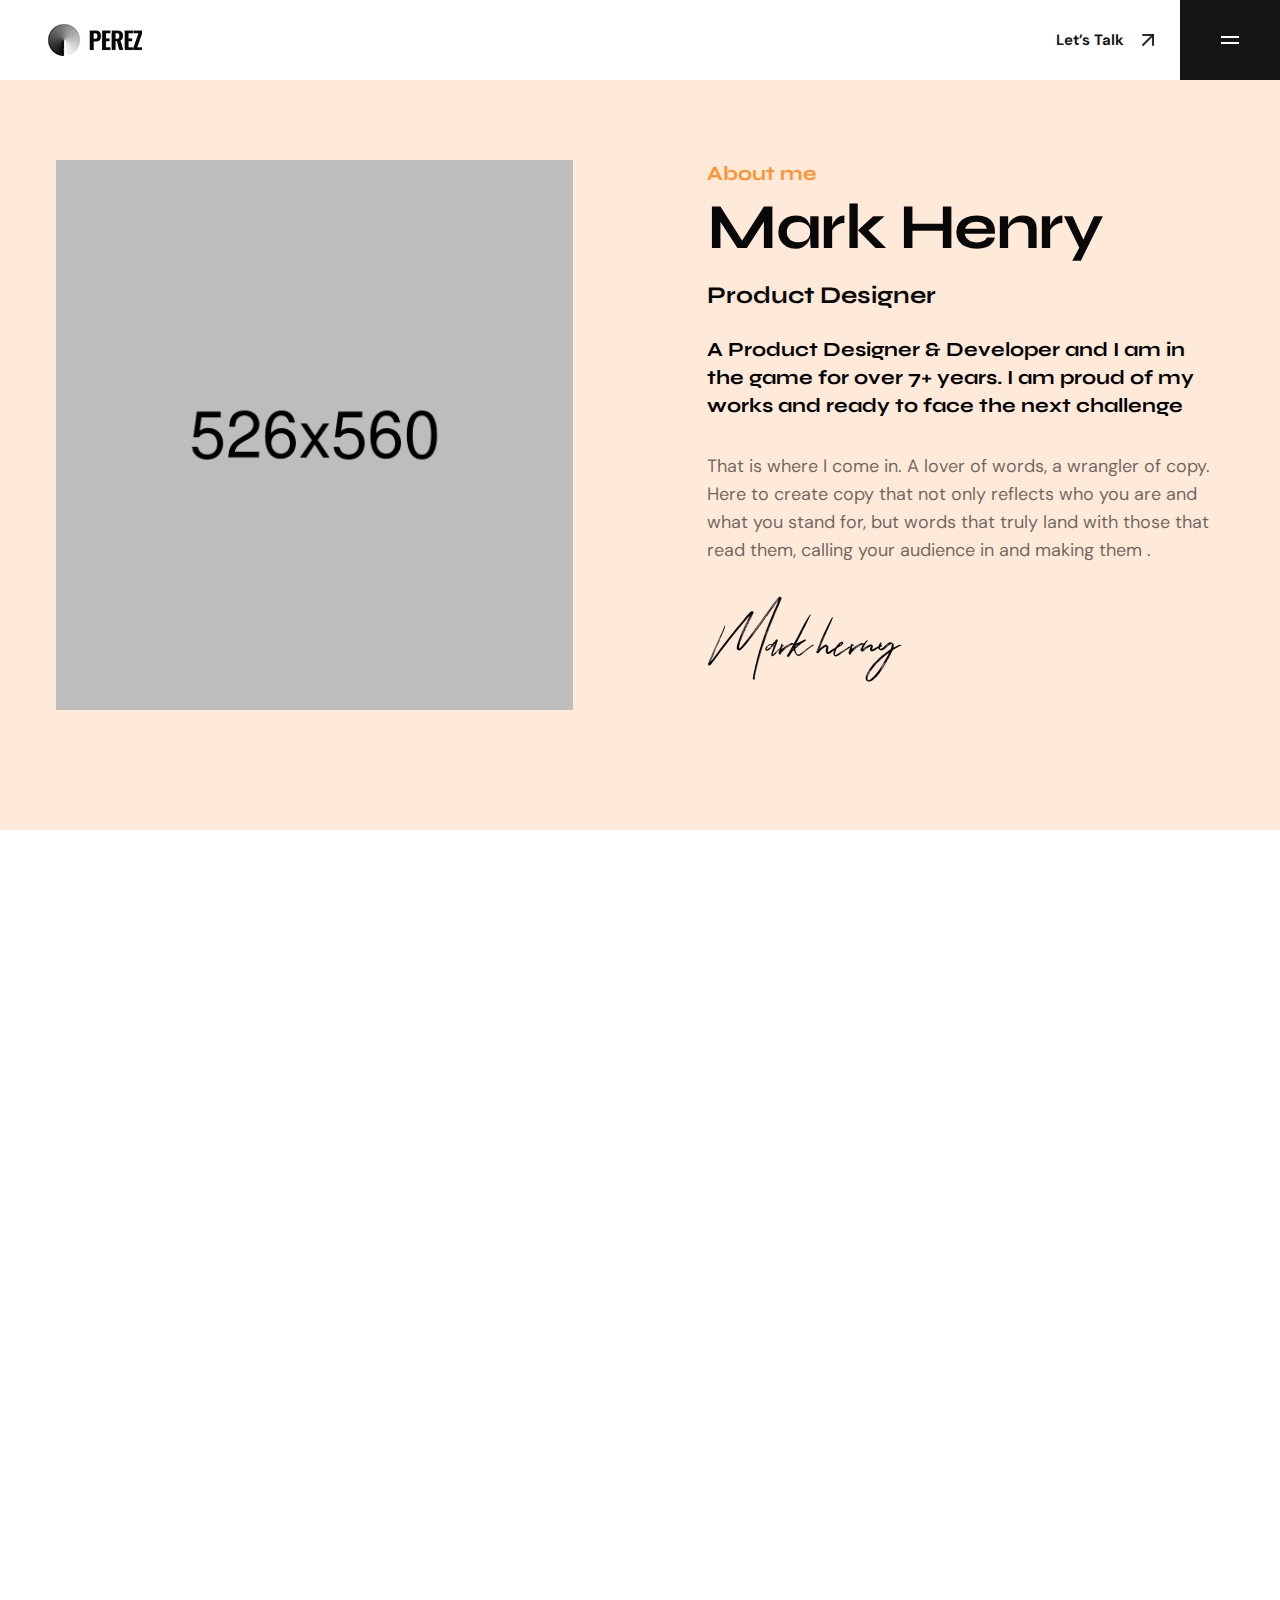
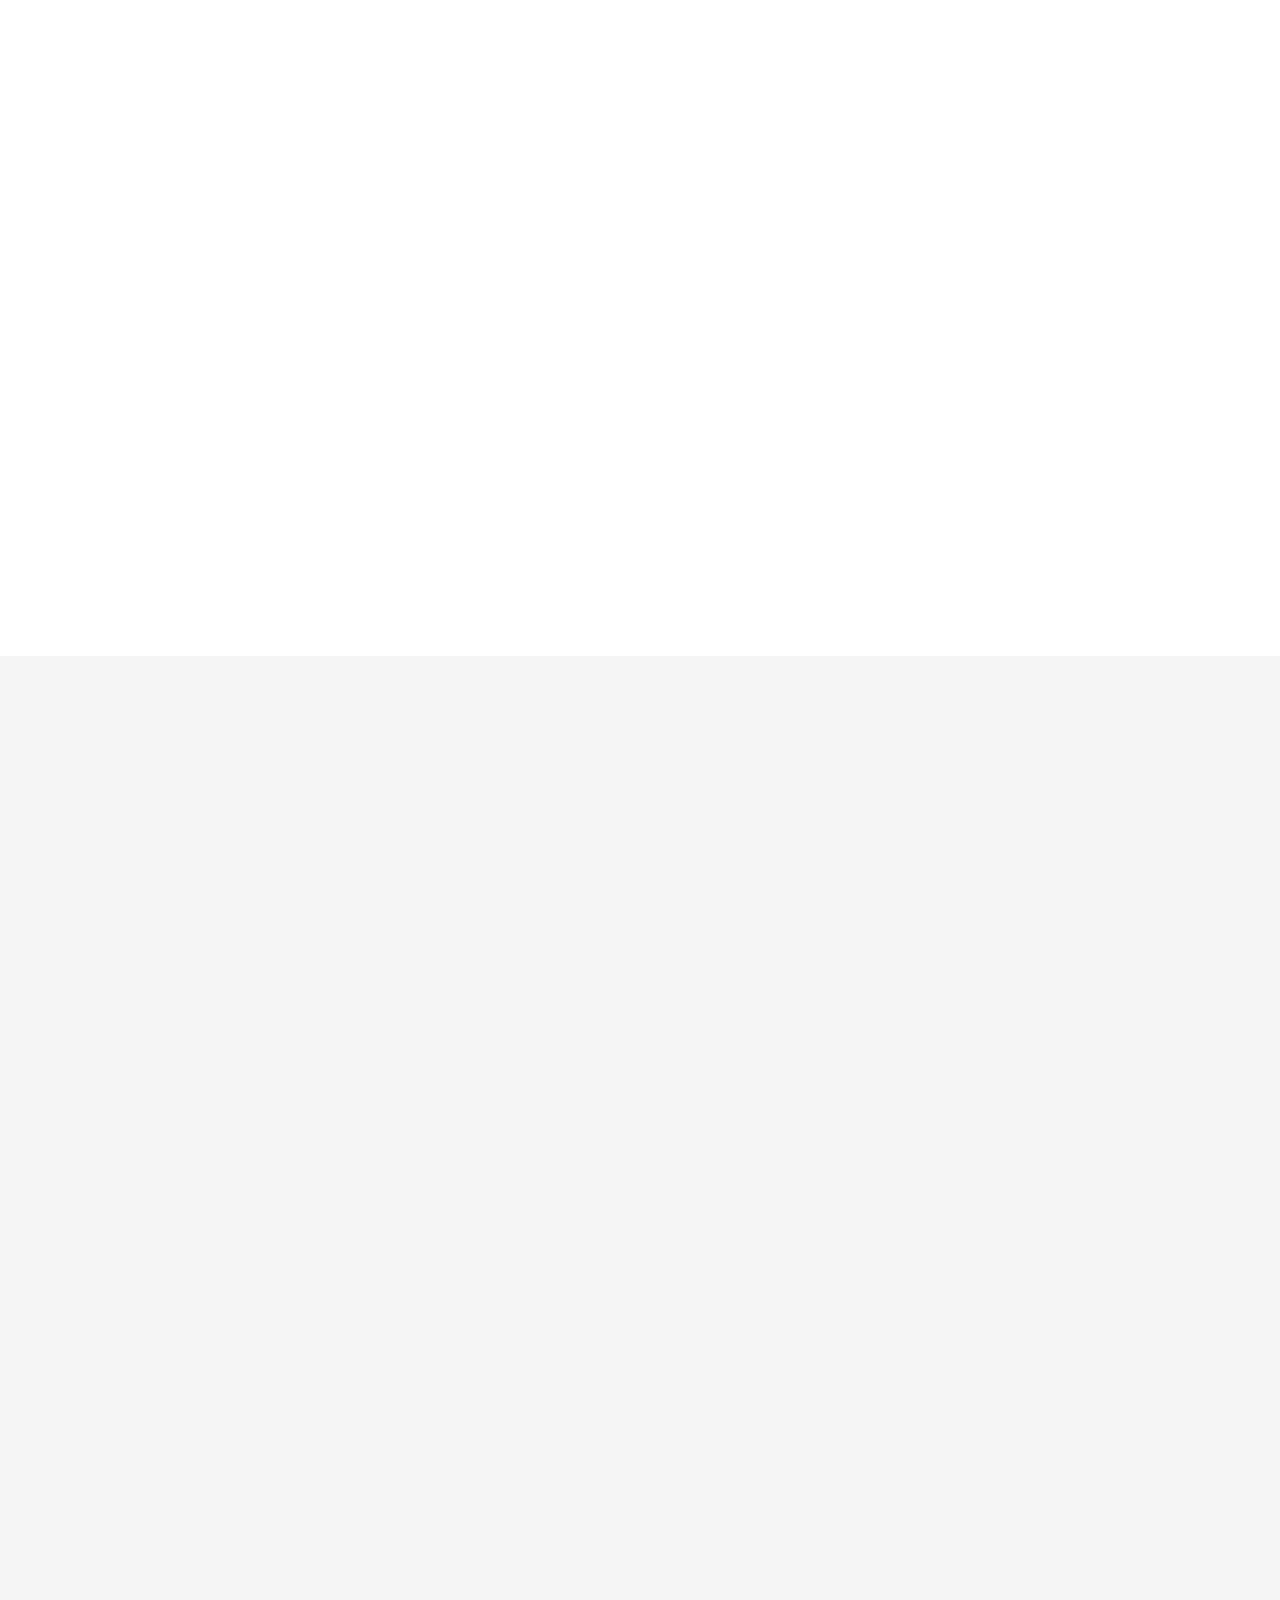
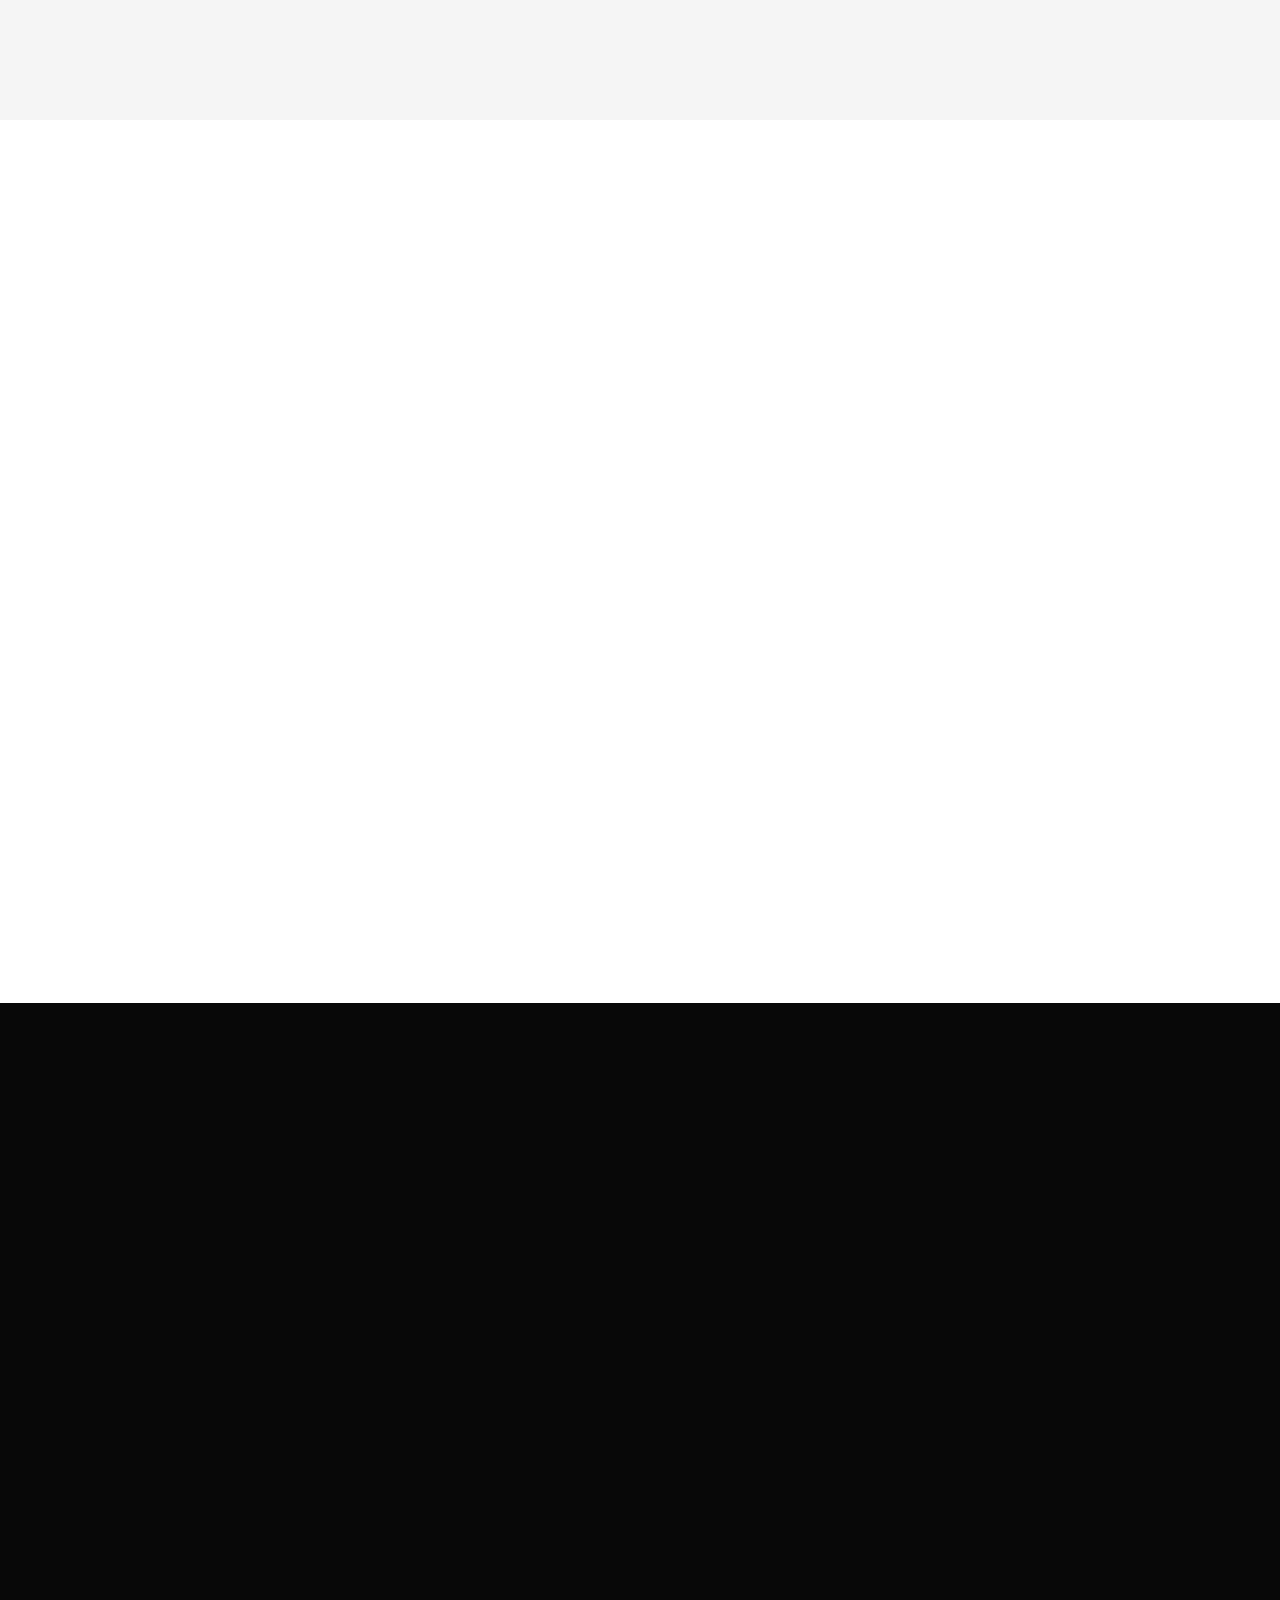
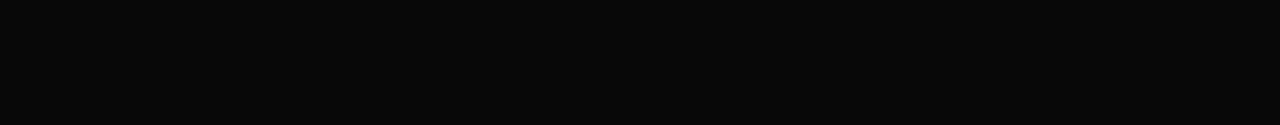
<file: about.html>
<!DOCTYPE html>
<html class="no-js" lang="en">

<head>
    <meta charset="utf-8" />
    <meta http-equiv="x-ua-compatible" content="ie=edge" />
    <title>Perez - Tailwind CSS Personal Portfolio Template</title>
    <meta name="AdsBot-Google" content="noindex follow" />
    <meta name="description" content="Perez - Tailwind CSS Personal Portfolio Template">
    <meta name="viewport" content="width=device-width, initial-scale=1, shrink-to-fit=no" />

    <!-- Favicon -->
    <link rel="shortcut icon" type="image/x-icon" href="assets/images/favicon.png" />

    <!-- CSS (Font, Vendor, Icon, Plugins & Style CSS files) -->

    <!-- Font CSS -->

    <link rel="preconnect" href="https://fonts.googleapis.com">
    <link rel="preconnect" href="https://fonts.gstatic.com" crossorigin>
    <link href="https://fonts.googleapis.com/css2?family=DM+Sans:ital,opsz,wght@0,9..40,100;0,9..40,200;0,9..40,300;0,9..40,400;0,9..40,500;0,9..40,600;0,9..40,700;0,9..40,800;0,9..40,900;0,9..40,1000;1,9..40,100;1,9..40,200;1,9..40,300;1,9..40,400;1,9..40,500;1,9..40,600;1,9..40,700;1,9..40,800;1,9..40,900;1,9..40,1000&family=Inter:wght@100;200;300;400;500;600;700;800;900&family=Poppins:ital,wght@0,100;0,200;0,300;0,400;0,500;0,600;0,700;0,800;0,900;1,100;1,200;1,300;1,400;1,500;1,600;1,700;1,800;1,900&family=Syne:wght@400;500;600;700;800&display=swap" rel="stylesheet">

    <!-- Plugins CSS (All Plugins Files) -->
    <link rel="stylesheet" href="assets/css/plugins/aos.css" />
    <link rel="stylesheet" href="assets/css/plugins/swiper-bundle.min.css" />
    <link rel="stylesheet" href="assets/css/plugins/magnific-popup.css" />


    <!-- Style CSS -->
    <link rel="stylesheet" href="assets/css/style.css" />

</head>

<body>
    <div class="overflow-x-hidden">
        <!-- Header start -->

        <header id="sticky-header" class="xl:pl-12 bg-white">
            <div class="flex pl-4 xl:pl-0">

                <div class="flex-1 flex items-center justify-between">

                    <a href="index.html">
                        <img src="assets/images/logo/logo.png" alt="logo">
                    </a>

                    <!-- Link Start -->
                    <a href="contact.html" class="flex items-center flex-wrap py-[6px] px-3 text-[15px] font-bold text-active leading-none mr-2 transition-all duration-300 hover:text-orange group">Let’s
                        Talk
                        <span class="inline-block ml-3 group-hover:animate-arrow-move-up">
        <svg width="24" height="24" viewBox="0 0 24 24" fill="none" xmlns="http://www.w3.org/2000/svg">
          <path d="M7 17L17 7" stroke="currentColor" stroke-opacity="0.9" stroke-width="2" stroke-linecap="round"
            stroke-linejoin="round" />
          <path d="M7 7H17V17" stroke="currentColor" stroke-opacity="0.9" stroke-width="2" stroke-linecap="round"
            stroke-linejoin="round" />
        </svg>
      </span>
                    </a>
                    <!-- Link End -->
                </div>



                <!-- Button Start -->
                <div id="offcanvas-toggle" class="flex-none bg-active flex items-center flex-wrap justify-center py-7 px-[38px] cursor-pointer">
                    <button>
                        <svg width="24" height="24" viewBox="0 0 24 24" fill="none" xmlns="http://www.w3.org/2000/svg">
                            <rect x="3" y="8" width="18" height="2" fill="white" />
                            <rect x="3" y="14" width="18" height="2" fill="white" />
                        </svg>

                    </button>
                </div>
                <!-- Button End -->

            </div>
        </header>


        <!-- offcanvas-menu start -->
        <div id="offcanvas" class="offcanvas right-0 top-0 bottom-0 z-50 transform translate-x-full fixed h-full w-[350px] md:w-[460px] transition-all ease-in-out duration-300 bg-black-800 pl-8 flex flex-wrap flex-col justify-between">
            <!-- close button start -->

            <div>
                <div class="flex flex-wrap justify-between items-center border-b border-border-white mb-[80px]">
                    <a href="index.html">
                        <img src="assets/images/logo/offcanvas-logo.png" alt="">
                    </a>
                    <button id="offcanvas-close" class="offcanvas-close bg-primary py-7 px-[38px]" aria-label="offcanvas">
                        <svg width="24" height="24" viewBox="0 0 24 24" fill="none" xmlns="http://www.w3.org/2000/svg">
                            <path fill-rule="evenodd" clip-rule="evenodd" d="M19.2803 4.71967C19.5732 5.01256 19.5732 5.48744 19.2803 5.78033L5.78033 19.2803C5.48744 19.5732 5.01256 19.5732 4.71967 19.2803C4.42678 18.9874 4.42678 18.5126 4.71967 18.2197L18.2197 4.71967C18.5126 4.42678 18.9874 4.42678 19.2803 4.71967Z" fill="white" />
                            <path fill-rule="evenodd" clip-rule="evenodd" d="M4.71967 4.71967C5.01256 4.42678 5.48744 4.42678 5.78033 4.71967L19.2803 18.2197C19.5732 18.5126 19.5732 18.9874 19.2803 19.2803C18.9874 19.5732 18.5126 19.5732 18.2197 19.2803L4.71967 5.78033C4.42678 5.48744 4.42678 5.01256 4.71967 4.71967Z" fill="white" />
                        </svg>
                    </button>
                </div>

                <!-- close button end -->

                <!-- offcanvas-menu start -->

                <nav class="offcanvas-menu mr-[40px] flex flex-wrap flex-col justify-between">
                    <ul>
                        <li class="border-b border-border-white py-4 group">
                            <a href="index.html" class="text-white text-xl font-bold font-Syne leading-none flex flex-wrap items-center justify-between hover:text-orange transition duration-300">Home
                                <span class="inline-block group-hover:animate-arrow-move-up">
              <svg width="24" height="24" viewBox="0 0 24 24" fill="none" xmlns="http://www.w3.org/2000/svg">
                <path d="M7 17L17 7" stroke="currentColor" stroke-opacity="0.9" stroke-width="2" stroke-linecap="round"
                  stroke-linejoin="round"></path>
                <path d="M7 7H17V17" stroke="currentColor" stroke-opacity="0.9" stroke-width="2" stroke-linecap="round"
                  stroke-linejoin="round"></path>
              </svg>
            </span>
                            </a>
                        </li>
                        <li class="border-b border-border-white py-4 group">
                            <a href="about.html" class="text-white text-xl font-bold font-Syne leading-none flex flex-wrap items-center justify-between hover:text-orange transition duration-300">About
                                <span class="inline-block group-hover:animate-arrow-move-up">
              <svg width="24" height="24" viewBox="0 0 24 24" fill="none" xmlns="http://www.w3.org/2000/svg">
                <path d="M7 17L17 7" stroke="currentColor" stroke-opacity="0.9" stroke-width="2" stroke-linecap="round"
                  stroke-linejoin="round"></path>
                <path d="M7 7H17V17" stroke="currentColor" stroke-opacity="0.9" stroke-width="2" stroke-linecap="round"
                  stroke-linejoin="round"></path>
              </svg>
            </span>
                            </a>

                        </li>
                        <li class="border-b border-border-white py-4 group">
                            <a href="projects.html" class="text-white text-xl font-bold font-Syne leading-none flex flex-wrap items-center justify-between hover:text-orange transition duration-300">Project
                                <span class="inline-block group-hover:animate-arrow-move-up">
              <svg width="24" height="24" viewBox="0 0 24 24" fill="none" xmlns="http://www.w3.org/2000/svg">
                <path d="M7 17L17 7" stroke="currentColor" stroke-opacity="0.9" stroke-width="2" stroke-linecap="round"
                  stroke-linejoin="round"></path>
                <path d="M7 7H17V17" stroke="currentColor" stroke-opacity="0.9" stroke-width="2" stroke-linecap="round"
                  stroke-linejoin="round"></path>
              </svg>
            </span>
                            </a>
                        </li>
                        <li class="border-b border-border-white py-4 group">
                            <a href="project-details.html" class="text-white text-xl font-bold font-Syne leading-none flex flex-wrap items-center justify-between hover:text-orange transition duration-300">Project details
                                <span class="inline-block group-hover:animate-arrow-move-up">
              <svg width="24" height="24" viewBox="0 0 24 24" fill="none" xmlns="http://www.w3.org/2000/svg">
                <path d="M7 17L17 7" stroke="currentColor" stroke-opacity="0.9" stroke-width="2" stroke-linecap="round"
                  stroke-linejoin="round"></path>
                <path d="M7 7H17V17" stroke="currentColor" stroke-opacity="0.9" stroke-width="2" stroke-linecap="round"
                  stroke-linejoin="round"></path>
              </svg>
            </span>
                            </a>
                        </li>
                        <li class="border-b border-border-white py-4 group">
                            <a href="blog.html" class="text-white text-xl font-bold font-Syne leading-none flex flex-wrap items-center justify-between hover:text-orange transition duration-300">Blog
                                <span class="inline-block group-hover:animate-arrow-move-up">
              <svg width="24" height="24" viewBox="0 0 24 24" fill="none" xmlns="http://www.w3.org/2000/svg">
                <path d="M7 17L17 7" stroke="currentColor" stroke-opacity="0.9" stroke-width="2" stroke-linecap="round"
                  stroke-linejoin="round"></path>
                <path d="M7 7H17V17" stroke="currentColor" stroke-opacity="0.9" stroke-width="2" stroke-linecap="round"
                  stroke-linejoin="round"></path>
              </svg>
            </span>
                            </a>
                        </li>
                        <li class="border-b border-border-white py-4 group">
                            <a href="blog-details.html" class="text-white text-xl font-bold font-Syne leading-none flex flex-wrap items-center justify-between hover:text-orange transition duration-300">Blog Details
                                <span class="inline-block group-hover:animate-arrow-move-up">
              <svg width="24" height="24" viewBox="0 0 24 24" fill="none" xmlns="http://www.w3.org/2000/svg">
                <path d="M7 17L17 7" stroke="currentColor" stroke-opacity="0.9" stroke-width="2" stroke-linecap="round"
                  stroke-linejoin="round"></path>
                <path d="M7 7H17V17" stroke="currentColor" stroke-opacity="0.9" stroke-width="2" stroke-linecap="round"
                  stroke-linejoin="round"></path>
              </svg>
            </span>
                            </a>
                        </li>

                        <li class="border-b border-border-white py-4 group">
                            <a href="contact.html" class="text-white text-xl font-bold font-Syne leading-none flex flex-wrap items-center justify-between hover:text-orange transition duration-300">Contact
                                <span class="inline-block group-hover:animate-arrow-move-up">
              <svg width="24" height="24" viewBox="0 0 24 24" fill="none" xmlns="http://www.w3.org/2000/svg">
                <path d="M7 17L17 7" stroke="currentColor" stroke-opacity="0.9" stroke-width="2" stroke-linecap="round"
                  stroke-linejoin="round"></path>
                <path d="M7 7H17V17" stroke="currentColor" stroke-opacity="0.9" stroke-width="2" stroke-linecap="round"
                  stroke-linejoin="round"></path>
              </svg>
            </span>
                            </a>
                        </li>

                    </ul>
                </nav>

            </div>


            <nav class="pb-10">
                <ul class="flex flex-wrap gap-x-4 items-center">
                    <li><a href="#" class="text-white transition-all duration-300 hover:text-orange">
                            <svg width="24" height="24" viewBox="0 0 24 24" fill="none" xmlns="http://www.w3.org/2000/svg">
                                <path d="M7.443 5.3501C8.082 5.3501 8.673 5.4001 9.213 5.5481C9.754 5.6471 10.197 5.8451 10.59 6.0921C10.984 6.3401 11.279 6.6861 11.475 7.1311C11.672 7.5761 11.771 8.1211 11.771 8.7141C11.771 9.4071 11.623 10.0001 11.279 10.4451C10.984 10.8911 10.492 11.2861 9.902 11.5831C10.738 11.8311 11.377 12.2761 11.771 12.8701C12.164 13.4631 12.41 14.2051 12.41 15.0461C12.41 15.7391 12.262 16.3321 12.016 16.8271C11.771 17.3221 11.377 17.7671 10.934 18.0641C10.4528 18.3824 9.92083 18.6164 9.361 18.7561C8.771 18.9051 8.181 19.0041 7.591 19.0041H1V5.3501H7.443ZM7.049 10.8901C7.59 10.8901 8.033 10.7421 8.377 10.4951C8.721 10.2481 8.869 9.8021 8.869 9.2581C8.869 8.9611 8.819 8.6651 8.721 8.4671C8.623 8.2691 8.475 8.1201 8.279 7.9721C8.082 7.8731 7.885 7.7741 7.639 7.7251C7.393 7.6751 7.148 7.6751 6.852 7.6751H4V10.8911H7.05L7.049 10.8901ZM7.197 16.7281C7.492 16.7281 7.787 16.6781 8.033 16.6291C8.279 16.5791 8.525 16.4811 8.721 16.3321C8.92138 16.1873 9.08903 16.002 9.213 15.7881C9.311 15.5411 9.41 15.2441 9.41 14.8981C9.41 14.2051 9.213 13.7111 8.82 13.3641C8.426 13.0671 7.885 12.9191 7.246 12.9191H4V16.7291L7.197 16.7281ZM16.689 16.6781C17.082 17.0741 17.672 17.2721 18.459 17.2721C19 17.2721 19.492 17.1241 19.885 16.8771C20.279 16.5801 20.525 16.2831 20.623 15.9871H23.033C22.639 17.1731 22.049 18.0141 21.263 18.5591C20.475 19.0531 19.541 19.3501 18.41 19.3501C17.6864 19.3523 16.9688 19.218 16.295 18.9541C15.6887 18.7267 15.148 18.353 14.721 17.8661C14.2643 17.4107 13.9267 16.8498 13.738 16.2331C13.492 15.5901 13.393 14.8981 13.393 14.1061C13.393 13.3641 13.492 12.6721 13.738 12.0281C13.9749 11.4085 14.3252 10.8384 14.771 10.3471C15.2201 9.88594 15.7543 9.51613 16.344 9.2581C17.0007 8.99416 17.7022 8.85969 18.41 8.8621C19.246 8.8621 19.984 9.0111 20.623 9.3571C21.263 9.7031 21.754 10.0991 22.147 10.6931C22.541 11.2371 22.837 11.8801 23.033 12.5731C23.131 13.2651 23.18 13.9581 23.131 14.7491H16C16 15.5411 16.295 16.2831 16.689 16.6791V16.6781ZM19.787 11.4841C19.443 11.1381 18.902 10.9401 18.262 10.9401C17.82 10.9401 17.475 11.0401 17.18 11.1881C16.885 11.3361 16.689 11.5341 16.492 11.7321C16.311 11.9234 16.1912 12.1643 16.148 12.4241C16.098 12.6721 16.049 12.8701 16.049 13.0671H20.475C20.377 12.3251 20.131 11.8311 19.787 11.4841ZM15.459 6.2901H20.967V7.6261H15.46V6.2901H15.459Z" fill="currentColor" fill-opacity="0.9"></path>
                            </svg>

                        </a></li>
                    <li><a href="#" class="text-white transition-all duration-300 hover:text-orange"><svg width="24" height="24" viewBox="0 0 24 24" fill="none" xmlns="http://www.w3.org/2000/svg">
                                <path d="M6.94043 5.00002C6.94017 5.53046 6.7292 6.03906 6.35394 6.41394C5.97868 6.78883 5.46986 6.99929 4.93943 6.99902C4.409 6.99876 3.90039 6.78779 3.52551 6.41253C3.15062 6.03727 2.94016 5.52846 2.94043 4.99802C2.9407 4.46759 3.15166 3.95899 3.52692 3.5841C3.90218 3.20922 4.411 2.99876 4.94143 2.99902C5.47186 2.99929 5.98047 3.21026 6.35535 3.58552C6.73024 3.96078 6.9407 4.46959 6.94043 5.00002ZM7.00043 8.48002H3.00043V21H7.00043V8.48002ZM13.3204 8.48002H9.34043V21H13.2804V14.43C13.2804 10.77 18.0504 10.43 18.0504 14.43V21H22.0004V13.07C22.0004 6.90002 14.9404 7.13002 13.2804 10.16L13.3204 8.48002Z" fill="currentColor" fill-opacity="0.9"></path>
                            </svg>
                        </a></li>
                    <li><a href="#" class="text-white transition-all duration-300 hover:text-orange"><svg width="24" height="24" viewBox="0 0 24 24" fill="none" xmlns="http://www.w3.org/2000/svg">
                                <path d="M19.989 11.572C19.907 9.99792 19.3596 8.4836 18.416 7.221C18.1285 7.53061 17.8212 7.82123 17.496 8.091C16.4969 8.92086 15.3805 9.5982 14.183 10.101C14.35 10.451 14.503 10.79 14.638 11.11V11.113C14.665 11.174 14.688 11.231 14.732 11.342L14.749 11.382C16.262 11.212 17.858 11.275 19.405 11.485C19.611 11.512 19.805 11.541 19.989 11.572ZM10.604 4.122C11.5786 5.49516 12.4772 6.92062 13.296 8.392C14.519 7.91 15.53 7.302 16.344 6.625C16.674 6.351 16.938 6.093 17.14 5.87C15.701 4.65972 13.8803 3.99733 12 4C11.524 4 11.058 4.042 10.604 4.121V4.122ZM4.253 9.997C4.93423 9.97981 5.61464 9.93878 6.293 9.874C7.93264 9.72734 9.55828 9.4525 11.155 9.052C10.3205 7.60221 9.41956 6.19171 8.455 4.825C7.42472 5.3354 6.51626 6.06141 5.79124 6.95379C5.06623 7.84617 4.54162 8.88404 4.253 9.997ZM5.783 17.035C6.25195 16.3575 6.77894 15.7221 7.358 15.136C8.812 13.646 10.528 12.486 12.514 11.846L12.576 11.828C12.411 11.464 12.256 11.139 12.1 10.833C10.264 11.368 8.33 11.702 6.403 11.875C5.463 11.96 4.62 11.997 4 12.003C3.99815 13.8356 4.62722 15.6128 5.783 17.035ZM15.004 19.415C14.6184 17.4703 14.0725 15.5607 13.372 13.706C11.372 14.433 9.776 15.496 8.543 16.764C8.0454 17.2664 7.60382 17.8213 7.226 18.419C8.60481 19.4478 10.2797 20.0025 12 20C13.0299 20.0015 14.0504 19.8035 15.005 19.417L15.004 19.415ZM16.878 18.34C18.4393 17.1398 19.5028 15.4057 19.865 13.47C19.525 13.385 19.094 13.3 18.62 13.234C17.5661 13.0823 16.4968 13.0712 15.44 13.201C16.035 14.8799 16.5154 16.5961 16.878 18.34ZM12 22C6.477 22 2 17.523 2 12C2 6.477 6.477 2 12 2C17.523 2 22 6.477 22 12C22 17.523 17.523 22 12 22Z" fill="currentColor" fill-opacity="0.9"></path>
                            </svg>
                        </a></li>
                    <li><a href="#" class="text-white transition-all duration-300 hover:text-orange"><svg width="24" height="24" viewBox="0 0 24 24" fill="none" xmlns="http://www.w3.org/2000/svg">
                                <path d="M12.001 2C6.47598 2 2.00098 6.475 2.00098 12C1.99977 14.0992 2.65958 16.1454 3.88679 17.8484C5.114 19.5515 6.84631 20.8249 8.83798 21.488C9.33798 21.575 9.52598 21.275 9.52598 21.012C9.52598 20.775 9.51298 19.988 9.51298 19.15C7.00098 19.613 6.35098 18.538 6.15098 17.975C6.03798 17.687 5.55098 16.8 5.12598 16.562C4.77598 16.375 4.27598 15.912 5.11298 15.9C5.90098 15.887 6.46298 16.625 6.65098 16.925C7.55098 18.437 8.98798 18.012 9.56298 17.75C9.65098 17.1 9.91298 16.663 10.201 16.413C7.97598 16.163 5.65098 15.3 5.65098 11.475C5.65098 10.387 6.03798 9.488 6.67598 8.788C6.57598 8.538 6.22598 7.513 6.77598 6.138C6.77598 6.138 7.61298 5.875 9.52598 7.162C10.3401 6.9364 11.1812 6.82302 12.026 6.825C12.876 6.825 13.726 6.937 14.526 7.162C16.439 5.862 17.276 6.138 17.276 6.138C17.826 7.513 17.476 8.538 17.376 8.788C18.013 9.488 18.401 10.375 18.401 11.475C18.401 15.313 16.064 16.163 13.839 16.413C14.201 16.725 14.514 17.325 14.514 18.263C14.514 19.6 14.501 20.675 14.501 21.013C14.501 21.275 14.689 21.587 15.189 21.487C17.1738 20.8166 18.8985 19.5408 20.1203 17.8389C21.3421 16.1371 21.9995 14.095 22 12C22 6.475 17.525 2 12 2H12.001Z" fill="currentColor" fill-opacity="0.9"></path>
                            </svg>
                        </a></li>

                </ul>
            </nav>
        </div>
        <!-- offcanvas-menu end -->

        <!-- Header end -->

        <!-- About Me Sectin Start -->
        <section class="bg-secondary pt-20 pb-[120px]" data-aos="zoom-in">
            <div class="container">
                <div class="grid grid-cols-1 lg:grid-cols-2 gap-[60px] xl:gap-[134px]">
                    <img class="mx-auto" src="assets/images/about/about2.png" alt="about me">
                    <div class="font-bold font-Syne leading-none flex flex-wrap flex-col gap-y-2">
                        <span class="text-orange text-xl">About me</span>
                        <h3 class="text-black-800 text-4xl lg:text-5xl xl:text-[64px] tracking-[-1.5px]">
                            Mark Henry
                        </h3>

                        <h4 class="text-black-800 text-2xl mt-3 mb-4">Product Designer</h4>
                        <p class="text-xl font-bold font-Syne'] leading-7 mb-6">
                            A Product Designer & Developer and I am in the game for over 7+ years. I am proud of my
                            works and ready to face the next challenge
                        </p>
                        <p class="paragraph mb-6">
                            That is where I come
                            in.
                            A lover of
                            words, a wrangler of copy. Here to create copy that not
                            only reflects who you are and what you stand for, but words that truly land with those that
                            read them, calling your audience in and making them .</p>

                        <div>
                            <img src="assets/images/signature.svg" alt="signature">
                        </div>


                    </div>
                </div>
            </div>
        </section>
        <!-- About Me Sectin End -->



        <!-- Experience Sectin Start -->
        <section class="bg-white py-[120px] overflow-x-hidden">
            <div class="container" data-aos="zoom-out">
                <div class="grid grid-cols-1 lg:grid-cols-2 gap-6 lg:gap-[60px] xl:gap-[134px]">
                    <div class="font-bold font-Syne leading-none flex flex-wrap flex-col gap-y-2">
                        <h3 class="text-black-800 text-4xl lg:text-5xl xl:text-[64px] tracking-[-1.5px] mb-5">
                            My vision is to create happy my clients
                        </h3>
                        <p class="paragraph mb-7">
                            That is where I come in. A lover of words, a wrangler of copy. Here to create copy that not
                            only reflects who you are and what you stand for, but words that truly land with those that
                            read them, calling your audience in and making them want more.
                        </p>
                        <ul class="flex flex-wrap gap-9 2xl:gap-[40px]">
                            <li>

                                <span
                                    class="text-black-800 text-[32px] font-bold font-Syne leading-10 relative before:rounded-full before:bg-black-300 before:block before:absolute before:top-[0px] before:left-0 before:right-0 before:-z-[1] before:w-[43px] before:h-[43px]">08</span>
                                <p class="paragraph">Award winner</p>
                            </li>
                            <li>

                                <span
                                    class="text-black-800 text-[32px] font-bold font-Syne leading-10 relative before:rounded-full before:bg-black-300 before:block before:absolute before:top-[0px] before:left-0 before:right-0 before:-z-[1] before:w-[43px] before:h-[43px]">1.2k</span>
                                <p class="paragraph">Worldwide client</p>
                            </li>
                            <li>

                                <span
                                    class="text-black-800 text-[32px] font-bold font-Syne leading-10 relative before:rounded-full before:bg-black-300 before:block before:absolute before:top-[0px] before:left-0 before:right-0 before:-z-[1] before:w-[43px] before:h-[43px]">3.5k</span>
                                <p class="paragraph">Job done successfully</p>
                            </li>
                        </ul>
                    </div>

                    <div class="flex flex-col justify-end">
                        <div class="flex flex-wrap flex-col mb-12">
                            <span
                                class="text-black-800 text-[65px] xl:text-[80px] font-bold font-Syne leading-none inline-block relative z-10 before:rounded-full before:bg-primary before:block before:absolute before:top-[50%] before:left-[-13px] before:-z-[1] before:w-[95px] lg:before:w-[100px] xl:before:w-[110px] before:h-[95px] lg:before:h-[100px] xl:before:h-[110px] before:translate-y-[-50%]">12+</span>
                            <span class="strock-text mt-5">Years of <br> experience</span>

                        </div>

                        <div class="px-6 py-6 bg-black-800 rounded-lg flex flex-wrap justify-between items-end group">
                            <div class="flex flex-col flex-wrap gap-y-2">
                                <span class="text-orange text-lg font-normal leading-none">SAY HELLO!</span>
                                <h4 class="text-white text-2xl xl:text-[32px] font-bold font-Syne leading-none">
                                    hello@henry.com
                                </h4>
                            </div>
                            <div class="flex flex-wrap justify-end">
                                <a href="#" class="group-hover:animate-arrow-move-up">
                                    <svg width="48" height="48" viewBox="0 0 48 48" fill="none" xmlns="http://www.w3.org/2000/svg">
                                        <path d="M14 34L34 14" stroke="#FFB646" stroke-width="3.5" stroke-linecap="round" stroke-linejoin="round" />
                                        <path d="M14 14H34V34" stroke="#FFB646" stroke-width="3.5" stroke-linecap="round" stroke-linejoin="round" />
                                    </svg>

                                </a>
                            </div>
                        </div>
                    </div>
                </div>
            </div>
        </section>
        <!-- Experience Sectin End -->


        <!-- Video Section Start -->

        <div class="bg-white pb-[120px]">
            <div class="container">
                <div class="grid grid-cols-1">
                    <div class="relative" data-aos="zoom-in-up">
                        <img class="rounded-2xl" src="assets/images/video/video.png" alt="video image">
                        <a href="https://www.youtube.com/watch?v=mSC6GwizOag&ab_channel=TailwindLabs" class="absolute top-[50%] left-[50%] translate-x-[-50%] translate-y-[-50%] z-10 play-button transition-all duration-200 hover:scale-105 group">
                            <svg width="100" height="100" viewBox="0 0 100 100" fill="none" xmlns="http://www.w3.org/2000/svg">
                                <circle class="fill-primary group-hover:fill-yellow transition-all duration-300" cx="50" cy="50" r="50" />
                                <path class="stroke-black-800 group-hover:stroke-white" d="M43 41L57 50L43 59V41Z" stroke-opacity="0.9" stroke-width="3.5" stroke-linecap="round" stroke-linejoin="round" />
                            </svg>
                        </a>
                    </div>
                </div>
            </div>
        </div>

        <!-- Video Section End -->

        <!-- tabs start -->
        <section class="featured-properties py-[80px] lg:py-[100px]">
            <div class="container" data-aos="zoom-out">
                <div class="grid grid-cols-12">

                    <div class="col-span-12">

                        <div class="font-bold font-Syne text-center leading-none flex flex-wrap flex-col gap-y-2 mb-4">
                            <span class="text-orange text-xl">Resume</span>
                            <h3 class="text-black-800 text-4xl lg:text-5xl xl:text-[64px] tracking-[-1.5px]">
                                All over my details find he<span
                            class="relative before:rounded-full before:bg-primary before:block before:absolute before:top-[8px] before:left-[15px] before:-z-[1] before:w-[36px] lg:before:w-[48px] xl:before:w-[64px] before:h-[36px] lg:before:h-[48px] xl:before:h-[64px]">re.</span>..

                            </h3>



                        </div>
                        <div class="tabs flex flex-wrap justify-center gap-4 mt-8 mb-14">
                            <button data-tab="about_me_tab" class="tab-btn justify-between items-center inline-flex group active">
                                About me
                                <span class="inline-block ml-3 group-hover:animate-arrow-move-up">
                            <svg width="24" height="24" viewBox="0 0 24 24" fill="none"
                                xmlns="http://www.w3.org/2000/svg">
                                <path d="M7 17L17 7" stroke="currentColor" stroke-opacity="0.9" stroke-width="2"
                                    stroke-linecap="round" stroke-linejoin="round"></path>
                                <path d="M7 7H17V17" stroke="currentColor" stroke-opacity="0.9" stroke-width="2"
                                    stroke-linecap="round" stroke-linejoin="round"></path>
                            </svg>
                        </span>
                            </button>
                            <button data-tab="experience_tab" class="tab-btn justify-between items-center inline-flex group">
                                Experience
                                <span class="inline-block ml-3 group-hover:animate-arrow-move-up">
                            <svg width="24" height="24" viewBox="0 0 24 24" fill="none"
                                xmlns="http://www.w3.org/2000/svg">
                                <path d="M7 17L17 7" stroke="currentColor" stroke-opacity="0.9" stroke-width="2"
                                    stroke-linecap="round" stroke-linejoin="round"></path>
                                <path d="M7 7H17V17" stroke="currentColor" stroke-opacity="0.9" stroke-width="2"
                                    stroke-linecap="round" stroke-linejoin="round"></path>
                            </svg>
                        </span>
                            </button>
                            <button data-tab="education_tab" class="tab-btn justify-between items-center inline-flex group">
                                Education
                                <span class="inline-block ml-3 group-hover:animate-arrow-move-up">
                            <svg width="24" height="24" viewBox="0 0 24 24" fill="none"
                                xmlns="http://www.w3.org/2000/svg">
                                <path d="M7 17L17 7" stroke="currentColor" stroke-opacity="0.9" stroke-width="2"
                                    stroke-linecap="round" stroke-linejoin="round"></path>
                                <path d="M7 7H17V17" stroke="currentColor" stroke-opacity="0.9" stroke-width="2"
                                    stroke-linecap="round" stroke-linejoin="round"></path>
                            </svg>
                        </span>
                            </button>
                            <button data-tab="skills_tab" class="tab-btn justify-between items-center inline-flex group">
                                Skills
                                <span class="inline-block ml-3 group-hover:animate-arrow-move-up">
                            <svg width="24" height="24" viewBox="0 0 24 24" fill="none"
                                xmlns="http://www.w3.org/2000/svg">
                                <path d="M7 17L17 7" stroke="currentColor" stroke-opacity="0.9" stroke-width="2"
                                    stroke-linecap="round" stroke-linejoin="round"></path>
                                <path d="M7 7H17V17" stroke="currentColor" stroke-opacity="0.9" stroke-width="2"
                                    stroke-linecap="round" stroke-linejoin="round"></path>
                            </svg>
                        </span>
                            </button>
                            <button data-tab="awards_tab" class="tab-btn justify-between items-center inline-flex group">
                                Awards
                                <span class="inline-block ml-3 group-hover:animate-arrow-move-up">
                            <svg width="24" height="24" viewBox="0 0 24 24" fill="none"
                                xmlns="http://www.w3.org/2000/svg">
                                <path d="M7 17L17 7" stroke="currentColor" stroke-opacity="0.9" stroke-width="2"
                                    stroke-linecap="round" stroke-linejoin="round"></path>
                                <path d="M7 7H17V17" stroke="currentColor" stroke-opacity="0.9" stroke-width="2"
                                    stroke-linecap="round" stroke-linejoin="round"></path>
                            </svg>
                        </span>
                            </button>
                        </div>
                    </div>

                    <div class="col-span-12">
                        <div id="about_me_tab" class="tab-content active relative">
                            <div class="grid grid-cols-1 lg:grid-cols-2 gap-6 xl:gap-0">

                                <img src="assets/images/about/about3.png" alt="about me">
                                <div>
                                    <h4 class="text-black-800 text-2xl lg:text-[32px] font-bold font-Syne mb-6">Based in German
                                    </h4>
                                    <p class="paragraph mb-7">Mark Henry, <span class="text-black-800">Product Designer</span>,
                                        based
                                        in
                                        German. That is where I come in. A
                                        lover of words, a wrangler of copy. Here to create copy that not only reflects who you
                                        are
                                        and what you stand for,</p>
                                    <p class="paragraph mb-14">but words that truly land with those that read them, calling your
                                        audience
                                        in and making them want more.</p>

                                    <ul class="flex-col gap-3 inline-flex">
                                        <li class="gap-10 inline-flex items-center">
                                            <span class="w-[110px] text-black-text-800 text-lg font-normal leading-none">
                                        Name</span>
                                            <span class="text-black-800 text-2xl font-bold font-Syne leading-8">
                                        Mark Henry</span>
                                        </li>
                                        <li class="gap-10 inline-flex items-center">
                                            <span class="w-[110px] text-black-text-800 text-lg font-normal leading-none">
                                        Nationality</span>
                                            <span class="text-black-800 text-2xl font-bold font-Syne leading-8">
                                        Germany</span>
                                        </li>
                                        <li class="gap-10 inline-flex items-center">
                                            <span class="w-[110px] text-black-text-800 text-lg font-normal leading-none">
                                        Phone</span>
                                            <span class="text-black-800 text-2xl font-bold font-Syne leading-8">
                                        +(2) 870 174 302</span>
                                        </li>
                                        <li class="gap-10 inline-flex items-center">
                                            <span class="w-[110px] text-black-text-800 text-lg font-normal leading-none">
                                        Email</span>
                                            <span class="text-black-800 text-2xl font-bold font-Syne leading-8">
                                        hello@henry.com</span>
                                        </li>
                                        <li class="gap-10 inline-flex items-center">
                                            <span class="w-[110px] text-black-text-800 text-lg font-normal leading-none">
                                        Experience</span>
                                            <span class="text-black-800 text-2xl font-bold font-Syne leading-8">
                                        12+ years</span>
                                        </li>
                                        <li class="gap-10 inline-flex items-center">
                                            <span class="w-[110px] text-black-text-800 text-lg font-normal leading-none">
                                        Freelance</span>
                                            <span class="text-black-800 text-2xl font-bold font-Syne leading-8">
                                        Available</span>
                                        </li>
                                        <li class="gap-10 inline-flex items-center">
                                            <span class="w-[110px] text-black-text-800 text-lg font-normal leading-none">
                                        Skype</span>
                                            <span class="text-black-800 text-2xl font-bold font-Syne leading-8">
                                        henry.halk23</span>
                                        </li>
                                        <li class="gap-10 inline-flex items-center">
                                            <span class="w-[110px] text-black-text-800 text-lg font-normal leading-none">
                                        Language</span>
                                            <span class="text-black-800 text-2xl font-bold font-Syne leading-8">
                                        German, English</span>
                                        </li>
                                    </ul>
                                </div>
                            </div>
                        </div>


                        <div id="experience_tab" class="tab-content relative">
                            <h4 class="text-black-800 text-2xl lg:text-[32px] font-bold font-Syne mb-6">Experience</h4>

                            <div class="grid grid-cols-1 sm:grid-cols-2 gap-x-4 gap-y-5">

                                <div class="pt-[30px] px-7 pb-7 bg-black-500 rounded-2xl transition-all hover:shadow-2xl hover:bg-white flex flex-wrap flex-col gap-8 justify-between">
                                    <span class="text-sm font-normal font-Inter leading-tight text-black-text-800">03/216
                                –
                                Running</span>
                                    <div>
                                        <p class="text-lg font-normal font-sans leading-7 text-black-800 relative z-[1] before:rounded-full before:bg-orange before:block before:absolute before:top-[50%] before:translate-y-[-50%] before:left-0 before:-z-[1] before:w-[8px] before:h-[8px] pl-4">
                                            Axtra</p>
                                        <h4 class="font-bold font-Syne leading-normal text-2xl text-black-800">Lead digital
                                            marketer
                                        </h4>
                                    </div>
                                </div>

                                <div class="pt-[30px] px-7 pb-7 bg-black-500 rounded-2xl transition-all hover:shadow-2xl hover:bg-white flex flex-wrap flex-col gap-8 justify-between">
                                    <span class="text-sm font-normal font-Inter leading-tight text-black-text-800">03/2008
                                – 07/2011</span>
                                    <div>
                                        <p class="text-lg font-normal font-sans leading-7 text-black-800 relative z-[1] before:rounded-full before:bg-orange before:block before:absolute before:top-[50%] before:translate-y-[-50%] before:left-0 before:-z-[1] before:w-[8px] before:h-[8px] pl-4">
                                            Axtra</p>
                                        <h4 class="font-bold font-Syne leading-normal text-2xl text-black-800">JavaScript
                                            developer
                                        </h4>
                                    </div>
                                </div>

                                <div class="pt-[30px] px-7 pb-7 bg-black-500 rounded-2xl transition-all hover:shadow-2xl hover:bg-white flex flex-wrap flex-col gap-8 justify-between">
                                    <span class="text-sm font-normal font-Inter leading-tight text-black-text-800">03/2008
                                – 07/2011</span>
                                    <div>
                                        <p class="text-lg font-normal font-sans leading-7 text-black-800 relative z-[1] before:rounded-full before:bg-orange before:block before:absolute before:top-[50%] before:translate-y-[-50%] before:left-0 before:-z-[1] before:w-[8px] before:h-[8px] pl-4">
                                            Axtra</p>
                                        <h4 class="font-bold font-Syne leading-normal text-2xl text-black-800">Product designer
                                        </h4>
                                    </div>
                                </div>

                                <div class="pt-[30px] px-7 pb-7 bg-black-500 rounded-2xl transition-all hover:shadow-2xl hover:bg-white flex flex-wrap flex-col gap-8 justify-between">
                                    <span class="text-sm font-normal font-Inter leading-tight text-black-text-800">03/2008
                                – 07/2011</span>
                                    <div>
                                        <p class="text-lg font-normal font-sans leading-7 text-black-800 relative z-[1] before:rounded-full before:bg-orange before:block before:absolute before:top-[50%] before:translate-y-[-50%] before:left-0 before:-z-[1] before:w-[8px] before:h-[8px] pl-4">
                                            Axtra</p>
                                        <h4 class="font-bold font-Syne leading-normal text-2xl text-black-800">UX researcher
                                        </h4>
                                    </div>
                                </div>

                            </div>
                        </div>

                        <div id="education_tab" class="tab-content">
                            <h4 class="text-black-800 text-2xl lg:text-[32px] font-bold font-Syne mb-6">Education</h4>

                            <div class="grid grid-cols-1 gap-6">

                                <div class="pt-[30px] px-7 pb-7 bg-black-500 rounded-2xl transition-all hover:shadow-2xl hover:bg-white flex flex-wrap gap-[30px] md:gap-[60px] lg:gap-[104px]">
                                    <span class="text-sm font-normal font-Inter leading-tight text-black-text-800">003/2008
                                –
                                07/2011</span>
                                    <div class="flex-1">
                                        <p class="text-lg font-normal font-sans leading-7 text-black-800 relative z-[1] before:rounded-full before:bg-orange before:block before:absolute before:top-[50%] before:translate-y-[-50%] before:left-0 before:-z-[1] before:w-[8px] before:h-[8px] pl-4">
                                            Axtra</p>
                                        <h4 class="font-bold font-Syne leading-normal text-2xl text-black-800">BA Business
                                            Management
                                        </h4>
                                    </div>
                                </div>

                                <div class="pt-[30px] px-7 pb-7 bg-black-500 rounded-2xl transition-all hover:shadow-2xl hover:bg-white flex flex-wrap gap-[30px] md:gap-[60px] lg:gap-[104px]">
                                    <span class="text-sm font-normal font-Inter leading-tight text-black-text-800">03/2008
                                – 07/2011</span>
                                    <div class="flex-1">
                                        <p class="text-lg font-normal font-sans leading-7 text-black-800 relative z-[1] before:rounded-full before:bg-orange before:block before:absolute before:top-[50%] before:translate-y-[-50%] before:left-0 before:-z-[1] before:w-[8px] before:h-[8px] pl-4">
                                            Axtra</p>
                                        <h4 class="font-bold font-Syne leading-normal text-2xl text-black-800">BA Business
                                            Management
                                        </h4>
                                    </div>
                                </div>

                                <div class="pt-[30px] px-7 pb-7 bg-black-500 rounded-2xl transition-all hover:shadow-2xl hover:bg-white flex flex-wrap gap-[30px] md:gap-[60px] lg:gap-[104px]">
                                    <span class="text-sm font-normal font-Inter leading-tight text-black-text-800">03/2008
                                – 07/2011</span>
                                    <div class="flex-1">
                                        <p class="text-lg font-normal font-sans leading-7 text-black-800 relative z-[1] before:rounded-full before:bg-orange before:block before:absolute before:top-[50%] before:translate-y-[-50%] before:left-0 before:-z-[1] before:w-[8px] before:h-[8px] pl-4">
                                            Axtra</p>
                                        <h4 class="font-bold font-Syne leading-normal text-2xl text-black-800">BA Business
                                            Management
                                        </h4>
                                    </div>
                                </div>


                            </div>
                        </div>
                        <div id="skills_tab" class="tab-content">
                            <h4 class="text-black-800 text-2xl lg:text-[32px] font-bold font-Syne mb-6">Skills</h4>

                            <div class="grid grid-cols-1 sm:grid-cols-2 md:grid-cols-3 gap-5">

                                <div class="pt-[30px] px-7 pb-7 bg-black-500 rounded-2xl transition-all hover:shadow-2xl hover:bg-white flex flex-wrap gap-4 items-start">
                                    <img class="items-start" src="assets/images/skills/vs-code.png" alt="icons">
                                    <div class="flex flex-wrap gap-1 flex-1 flex-col">
                                        <h4 class="font-bold font-Syne leading-normal text-xl text-black-800">React JS</h4>
                                        <p class="text-sm font-normal font-Inter leading-none text-black-800">(90%)</p>
                                    </div>
                                </div>


                                <div class="pt-[30px] px-7 pb-7 bg-black-500 rounded-2xl transition-all hover:shadow-2xl hover:bg-white flex flex-wrap gap-4 items-start">
                                    <img class="items-start" src="assets/images/skills/figma.png" alt="icons">
                                    <div class="flex flex-wrap gap-1 flex-1 flex-col">
                                        <h4 class="font-bold font-Syne leading-normal text-xl text-black-800">Figma</h4>
                                        <p class="text-sm font-normal font-Inter leading-none text-black-800">(70%)</p>
                                    </div>
                                </div>

                                <div class="pt-[30px] px-7 pb-7 bg-black-500 rounded-2xl transition-all hover:shadow-2xl hover:bg-white flex flex-wrap gap-4 items-start">
                                    <img class="items-start" src="assets/images/skills/framer.png" alt="icons">
                                    <div class="flex flex-wrap gap-1 flex-1 flex-col">
                                        <h4 class="font-bold font-Syne leading-normal text-xl text-black-800">Framer</h4>
                                        <p class="text-sm font-normal font-Inter leading-none text-black-800">(80%)</p>
                                    </div>
                                </div>

                                <div class="pt-[30px] px-7 pb-7 bg-black-500 rounded-2xl transition-all hover:shadow-2xl hover:bg-white flex flex-wrap gap-4 items-start">
                                    <img class="items-start" src="assets/images/skills/framer.png" alt="icons">
                                    <div class="flex flex-wrap gap-1 flex-1 flex-col">
                                        <h4 class="font-bold font-Syne leading-normal text-xl text-black-800">Framer</h4>
                                        <p class="text-sm font-normal font-Inter leading-none text-black-800">(80%)</p>
                                    </div>
                                </div>

                                <div class="pt-[30px] px-7 pb-7 bg-black-500 rounded-2xl transition-all hover:shadow-2xl hover:bg-white flex flex-wrap gap-4 items-start">
                                    <img class="items-start" src="assets/images/skills/framer.png" alt="icons">
                                    <div class="flex flex-wrap gap-1 flex-1 flex-col">
                                        <h4 class="font-bold font-Syne leading-normal text-xl text-black-800">Framer</h4>
                                        <p class="text-sm font-normal font-Inter leading-none text-black-800">(80%)</p>
                                    </div>
                                </div>

                                <div class="pt-[30px] px-7 pb-7 bg-black-500 rounded-2xl transition-all hover:shadow-2xl hover:bg-white flex flex-wrap gap-4 items-start">
                                    <img class="items-start" src="assets/images/skills/framer.png" alt="icons">
                                    <div class="flex flex-wrap gap-1 flex-1 flex-col">
                                        <h4 class="font-bold font-Syne leading-normal text-xl text-black-800">Framer</h4>
                                        <p class="text-sm font-normal font-Inter leading-none text-black-800">(80%)</p>
                                    </div>
                                </div>


                            </div>
                        </div>
                        <div id="awards_tab" class="tab-content">
                            <h4 class="text-black-800 text-2xl lg:text-[32px] font-bold font-Syne mb-6">Awards</h4>

                            <div class="grid grid-cols-1 sm:grid-cols-2 gap-6">

                                <div class="p-8 bg-black-500 rounded-2xl transition-all hover:shadow-2xl hover:bg-white group flex flex-wrap flex-col gap-8">

                                    <div class="flex items-start justify-between">
                                        <img src="assets/images/awards/w-dot.png" alt="icons">
                                        <span class="font-normal text-sm font-Inter text-black-text-800">2018</span>
                                    </div>

                                    <div>
                                        <p class="text-lg font-normal font-sans leading-7 text-black-800 relative z-[1] before:rounded-full before:bg-orange before:block before:absolute before:top-[50%] before:translate-y-[-50%] before:left-0 before:-z-[1] before:w-[8px] before:h-[8px] pl-4">
                                            Winner</p>
                                        <h4 class="font-bold font-Syne leading-normal text-xl text-black-800">01X
                                            Developer Award
                                        </h4>
                                    </div>
                                </div>

                                <div class="p-8 bg-black-500 rounded-2xl transition-all hover:shadow-2xl hover:bg-white group flex flex-wrap flex-col gap-8">

                                    <div class="flex items-start justify-between">
                                        <img src="assets/images/awards/webby.png" alt="icons">
                                        <span class="font-normal text-sm font-Inter text-black-text-800">2018</span>
                                    </div>

                                    <div>
                                        <p class="text-lg font-normal font-sans leading-7 text-black-800 relative z-[1] before:rounded-full before:bg-orange before:block before:absolute before:top-[50%] before:translate-y-[-50%] before:left-0 before:-z-[1] before:w-[8px] before:h-[8px] pl-4">
                                            Winner</p>
                                        <h4 class="font-bold font-Syne leading-normal text-xl text-black-800">01X
                                            Developer Award
                                        </h4>
                                    </div>
                                </div>

                                <div class="p-8 bg-black-500 rounded-2xl transition-all hover:shadow-2xl hover:bg-white group flex flex-wrap flex-col gap-8">

                                    <div class="flex items-start justify-between">
                                        <img src="assets/images/awards/fwa.png" alt="icons">
                                        <span class="font-normal text-sm font-Inter text-black-text-800">2018</span>
                                    </div>

                                    <div>
                                        <p class="text-lg font-normal font-sans leading-7 text-black-800 relative z-[1] before:rounded-full before:bg-orange before:block before:absolute before:top-[50%] before:translate-y-[-50%] before:left-0 before:-z-[1] before:w-[8px] before:h-[8px] pl-4">
                                            Winner</p>
                                        <h4 class="font-bold font-Syne leading-normal text-xl text-black-800">01X
                                            Developer Award
                                        </h4>
                                    </div>
                                </div>

                                <div class="p-8 bg-black-500 rounded-2xl transition-all hover:shadow-2xl hover:bg-white group flex flex-wrap flex-col gap-8">

                                    <div class="flex items-start justify-between">
                                        <img src="assets/images/awards/wordpress.png" alt="icons">
                                        <span class="font-normal text-sm font-Inter text-black-text-800">2018</span>
                                    </div>

                                    <div>
                                        <p class="text-lg font-normal font-sans leading-7 text-black-800 relative z-[1] before:rounded-full before:bg-orange before:block before:absolute before:top-[50%] before:translate-y-[-50%] before:left-0 before:-z-[1] before:w-[8px] before:h-[8px] pl-4">
                                            Winner</p>
                                        <h4 class="font-bold font-Syne leading-normal text-xl text-black-800">01X
                                            Developer Award
                                        </h4>
                                    </div>
                                </div>

                            </div>
                        </div>
                    </div>
                </div>
            </div>
        </section>
        <!-- tabs end -->


        <!-- Testimonial section Start -->
        <section class="bg-white py-[120px] testimonial" data-aos="fade-up">
            <div class="px-8 xl:pr-0 xl:pl-[4%] 2xl:pl-[6%] 3xl:pl-[17%]">
                <div class="flex flex-col xl:flex-row gap-x-[55px] 2xl:gap-x-[100px] 3xl:gap-x-[165px]">

                    <div class="font-bold font-Syne leading-none flex flex-wrap flex-col gap-y-2 md:text-center xl:text-left mb-10">
                        <span class="text-orange text-xl">Testimonial</span>
                        <h3 class="inline-block text-black-800 text-4xl lg:text-5xl xl:text-[64px] tracking-[-1.5px]">
                            <span
                                class="relative z-[1] before:rounded-full before:bg-primary before:block before:absolute before:top-[4px] before:left-[-2px] before:-z-[1] before:w-[36px] lg:before:w-[48px] xl:before:w-[64px] before:h-[36px] lg:before:h-[48px] xl:before:h-[64px]">Cl</span>ient
                            <br class="hidden xl:inline-block" /> feedback
                        </h3>
                    </div>


                    <div class="swiper w-full">
                        <div class="swiper-wrapper">
                            <div class="swiper-slide">
                                <span class="inline-block mb-5 sm:mb-8">
                                    <svg width="48" height="48" viewBox="0 0 48 48" fill="none"
                                        xmlns="http://www.w3.org/2000/svg">
                                        <path
                                            d="M21.75 13.5L21.75 30C21.7475 32.3862 20.7985 34.6739 19.1112 36.3612C17.4239 38.0485 15.1362 38.9975 12.75 39C12.3522 39 11.9706 38.842 11.6893 38.5607C11.408 38.2794 11.25 37.8978 11.25 37.5C11.25 37.1022 11.408 36.7206 11.6893 36.4393C11.9706 36.158 12.3522 36 12.75 36C14.3413 36 15.8674 35.3679 16.9926 34.2426C18.1179 33.1174 18.75 31.5913 18.75 30V28.5H7.5C6.70435 28.5 5.94129 28.1839 5.37868 27.6213C4.81607 27.0587 4.5 26.2956 4.5 25.5L4.5 13.5C4.5 12.7044 4.81607 11.9413 5.37868 11.3787C5.94129 10.8161 6.70435 10.5 7.5 10.5L18.75 10.5C19.5456 10.5 20.3087 10.8161 20.8713 11.3787C21.4339 11.9413 21.75 12.7044 21.75 13.5ZM40.5 10.5H29.25C28.4544 10.5 27.6913 10.8161 27.1287 11.3787C26.5661 11.9413 26.25 12.7044 26.25 13.5L26.25 25.5C26.25 26.2956 26.5661 27.0587 27.1287 27.6213C27.6913 28.1839 28.4544 28.5 29.25 28.5H40.5V30C40.5 31.5913 39.8679 33.1174 38.7426 34.2426C37.6174 35.3679 36.0913 36 34.5 36C34.1022 36 33.7206 36.158 33.4393 36.4393C33.158 36.7206 33 37.1022 33 37.5C33 37.8978 33.158 38.2794 33.4393 38.5607C33.7206 38.842 34.1022 39 34.5 39C36.8862 38.9975 39.1739 38.0485 40.8612 36.3612C42.5485 34.6739 43.4975 32.3862 43.5 30V13.5C43.5 12.7044 43.1839 11.9413 42.6213 11.3787C42.0587 10.8161 41.2957 10.5 40.5 10.5Z"
                                            fill="#080808" fill-opacity="0.9" />
                                    </svg>
                                </span>
                                <p class="text-black-text-800 text-[16px] sm:text-lg xl:text-xl font-bold font-Syne leading-7 mb-4">
                                    “Energistically
                                    build
                                    alternative scenarios
                                    via cross-unit applications. Credibly exploit
                                    one-to-one strategic theme areas and clicks-and-mortar services”</p>
                                <h4 class="flex flex-wrap items-center gap-4 text-black-800 text-[16px] sm:text-lg font-extrabold font-Syne leading-7">
                                    <span><svg width="48" height="2" viewBox="0 0 48 2" fill="none"
                                            xmlns="http://www.w3.org/2000/svg">
                                            <path d="M0 1H48" stroke="#080808" stroke-opacity="0.4" />
                                        </svg>
                                    </span> Jhon Smith
                                </h4>
                            </div>
                            <div class="swiper-slide">
                                <span class="inline-block mb-5 sm:mb-8">
                                    <svg width="48" height="48" viewBox="0 0 48 48" fill="none"
                                        xmlns="http://www.w3.org/2000/svg">
                                        <path
                                            d="M21.75 13.5L21.75 30C21.7475 32.3862 20.7985 34.6739 19.1112 36.3612C17.4239 38.0485 15.1362 38.9975 12.75 39C12.3522 39 11.9706 38.842 11.6893 38.5607C11.408 38.2794 11.25 37.8978 11.25 37.5C11.25 37.1022 11.408 36.7206 11.6893 36.4393C11.9706 36.158 12.3522 36 12.75 36C14.3413 36 15.8674 35.3679 16.9926 34.2426C18.1179 33.1174 18.75 31.5913 18.75 30V28.5H7.5C6.70435 28.5 5.94129 28.1839 5.37868 27.6213C4.81607 27.0587 4.5 26.2956 4.5 25.5L4.5 13.5C4.5 12.7044 4.81607 11.9413 5.37868 11.3787C5.94129 10.8161 6.70435 10.5 7.5 10.5L18.75 10.5C19.5456 10.5 20.3087 10.8161 20.8713 11.3787C21.4339 11.9413 21.75 12.7044 21.75 13.5ZM40.5 10.5H29.25C28.4544 10.5 27.6913 10.8161 27.1287 11.3787C26.5661 11.9413 26.25 12.7044 26.25 13.5L26.25 25.5C26.25 26.2956 26.5661 27.0587 27.1287 27.6213C27.6913 28.1839 28.4544 28.5 29.25 28.5H40.5V30C40.5 31.5913 39.8679 33.1174 38.7426 34.2426C37.6174 35.3679 36.0913 36 34.5 36C34.1022 36 33.7206 36.158 33.4393 36.4393C33.158 36.7206 33 37.1022 33 37.5C33 37.8978 33.158 38.2794 33.4393 38.5607C33.7206 38.842 34.1022 39 34.5 39C36.8862 38.9975 39.1739 38.0485 40.8612 36.3612C42.5485 34.6739 43.4975 32.3862 43.5 30V13.5C43.5 12.7044 43.1839 11.9413 42.6213 11.3787C42.0587 10.8161 41.2957 10.5 40.5 10.5Z"
                                            fill="#080808" fill-opacity="0.9" />
                                    </svg>
                                </span>
                                <p class="text-black-text-800 text-[16px] sm:text-lg xl:text-xl font-bold font-Syne leading-7 mb-4">
                                    “Energistically
                                    build
                                    “Unleash energistically build alternative scenarios via cross-unit build
                                    efficient
                                    initiatives for distinctive vortals. Synergistically strategize via adaptiv“
                                </p>
                                <h4 class="flex flex-wrap items-center gap-4 text-black-800 text-[16px] sm:text-lg font-extrabold font-Syne leading-7">
                                    <span><svg width="48" height="2" viewBox="0 0 48 2" fill="none"
                                            xmlns="http://www.w3.org/2000/svg">
                                            <path d="M0 1H48" stroke="#080808" stroke-opacity="0.4" />
                                        </svg>
                                    </span> Jhon Smith
                                </h4>
                            </div>
                            <div class="swiper-slide">
                                <span class="inline-block mb-5 sm:mb-8">
                                    <svg width="48" height="48" viewBox="0 0 48 48" fill="none"
                                        xmlns="http://www.w3.org/2000/svg">
                                        <path
                                            d="M21.75 13.5L21.75 30C21.7475 32.3862 20.7985 34.6739 19.1112 36.3612C17.4239 38.0485 15.1362 38.9975 12.75 39C12.3522 39 11.9706 38.842 11.6893 38.5607C11.408 38.2794 11.25 37.8978 11.25 37.5C11.25 37.1022 11.408 36.7206 11.6893 36.4393C11.9706 36.158 12.3522 36 12.75 36C14.3413 36 15.8674 35.3679 16.9926 34.2426C18.1179 33.1174 18.75 31.5913 18.75 30V28.5H7.5C6.70435 28.5 5.94129 28.1839 5.37868 27.6213C4.81607 27.0587 4.5 26.2956 4.5 25.5L4.5 13.5C4.5 12.7044 4.81607 11.9413 5.37868 11.3787C5.94129 10.8161 6.70435 10.5 7.5 10.5L18.75 10.5C19.5456 10.5 20.3087 10.8161 20.8713 11.3787C21.4339 11.9413 21.75 12.7044 21.75 13.5ZM40.5 10.5H29.25C28.4544 10.5 27.6913 10.8161 27.1287 11.3787C26.5661 11.9413 26.25 12.7044 26.25 13.5L26.25 25.5C26.25 26.2956 26.5661 27.0587 27.1287 27.6213C27.6913 28.1839 28.4544 28.5 29.25 28.5H40.5V30C40.5 31.5913 39.8679 33.1174 38.7426 34.2426C37.6174 35.3679 36.0913 36 34.5 36C34.1022 36 33.7206 36.158 33.4393 36.4393C33.158 36.7206 33 37.1022 33 37.5C33 37.8978 33.158 38.2794 33.4393 38.5607C33.7206 38.842 34.1022 39 34.5 39C36.8862 38.9975 39.1739 38.0485 40.8612 36.3612C42.5485 34.6739 43.4975 32.3862 43.5 30V13.5C43.5 12.7044 43.1839 11.9413 42.6213 11.3787C42.0587 10.8161 41.2957 10.5 40.5 10.5Z"
                                            fill="#080808" fill-opacity="0.9" />
                                    </svg>
                                </span>
                                <p class="text-black-text-800 text-[16px] sm:text-lg xl:text-xl font-bold font-Syne leading-7 mb-4">
                                    “Energistically
                                    build
                                    “Aliquam vehicula nunc facilisis tincidunt feugiat. Pellentesque sed viverra
                                    nisi. Fusce
                                    et
                                    laoreet augue. Quisque pretium, ligula lectus semper urna. Aliquam vehicula.”

                                </p>
                                <h4 class="flex flex-wrap items-center gap-4 text-black-800 text-[16px] sm:text-lg font-extrabold font-Syne leading-7">
                                    <span><svg width="48" height="2" viewBox="0 0 48 2" fill="none"
                                            xmlns="http://www.w3.org/2000/svg">
                                            <path d="M0 1H48" stroke="#080808" stroke-opacity="0.4" />
                                        </svg>
                                    </span> Jhon Smith
                                </h4>
                            </div>
                            <div class="swiper-slide">
                                <span class="inline-block mb-5 sm:mb-8">
                                    <svg width="48" height="48" viewBox="0 0 48 48" fill="none"
                                        xmlns="http://www.w3.org/2000/svg">
                                        <path
                                            d="M21.75 13.5L21.75 30C21.7475 32.3862 20.7985 34.6739 19.1112 36.3612C17.4239 38.0485 15.1362 38.9975 12.75 39C12.3522 39 11.9706 38.842 11.6893 38.5607C11.408 38.2794 11.25 37.8978 11.25 37.5C11.25 37.1022 11.408 36.7206 11.6893 36.4393C11.9706 36.158 12.3522 36 12.75 36C14.3413 36 15.8674 35.3679 16.9926 34.2426C18.1179 33.1174 18.75 31.5913 18.75 30V28.5H7.5C6.70435 28.5 5.94129 28.1839 5.37868 27.6213C4.81607 27.0587 4.5 26.2956 4.5 25.5L4.5 13.5C4.5 12.7044 4.81607 11.9413 5.37868 11.3787C5.94129 10.8161 6.70435 10.5 7.5 10.5L18.75 10.5C19.5456 10.5 20.3087 10.8161 20.8713 11.3787C21.4339 11.9413 21.75 12.7044 21.75 13.5ZM40.5 10.5H29.25C28.4544 10.5 27.6913 10.8161 27.1287 11.3787C26.5661 11.9413 26.25 12.7044 26.25 13.5L26.25 25.5C26.25 26.2956 26.5661 27.0587 27.1287 27.6213C27.6913 28.1839 28.4544 28.5 29.25 28.5H40.5V30C40.5 31.5913 39.8679 33.1174 38.7426 34.2426C37.6174 35.3679 36.0913 36 34.5 36C34.1022 36 33.7206 36.158 33.4393 36.4393C33.158 36.7206 33 37.1022 33 37.5C33 37.8978 33.158 38.2794 33.4393 38.5607C33.7206 38.842 34.1022 39 34.5 39C36.8862 38.9975 39.1739 38.0485 40.8612 36.3612C42.5485 34.6739 43.4975 32.3862 43.5 30V13.5C43.5 12.7044 43.1839 11.9413 42.6213 11.3787C42.0587 10.8161 41.2957 10.5 40.5 10.5Z"
                                            fill="#080808" fill-opacity="0.9" />
                                    </svg>
                                </span>
                                <p class="text-black-text-800 text-[16px] sm:text-lg xl:text-xl font-bold font-Syne leading-7 mb-4">
                                    “Energistically
                                    build
                                    “Aliquam vehicula nunc facilisis tincidunt feugiat. Pellentesque sed viverra
                                    nisi. Fusce
                                    et
                                    laoreet augue. Quisque pretium, ligula lectus semper urna. Aliquam vehicula.”

                                </p>
                                <h4 class="flex flex-wrap items-center gap-4 text-black-800 text-[16px] sm:text-lg font-extrabold font-Syne leading-7">
                                    <span><svg width="48" height="2" viewBox="0 0 48 2" fill="none"
                                            xmlns="http://www.w3.org/2000/svg">
                                            <path d="M0 1H48" stroke="#080808" stroke-opacity="0.4" />
                                        </svg>
                                    </span> Jhon Smith
                                </h4>
                            </div>
                        </div>

                    </div>

                </div>
            </div>
        </section>
        <!-- Testimonial section End -->

        <!-- Brand Section Start-->

        <div class="bg-white brandCarousel mb-[120px]" data-aos="flip-down">
            <div class="container">
                <div class="swiper py-6 border-t border-b border-black-text-100">

                    <div class="swiper-wrapper">
                        <div class="swiper-slide">
                            <img class="mx-auto block" src="assets/images/brand/logo1.svg" alt=" brandlogo">
                        </div>
                        <div class="swiper-slide">
                            <img class="mx-auto block" src="assets/images/brand/logo2.svg" alt=" brandlogo">
                        </div>
                        <div class="swiper-slide">
                            <img class="mx-auto block" src="assets/images/brand/logo3.svg" alt=" brandlogo">
                        </div>
                        <div class="swiper-slide">
                            <img class="mx-auto block" src="assets/images/brand/logo4.svg" alt=" brandlogo">
                        </div>
                        <div class="swiper-slide">
                            <img class="mx-auto block" src="assets/images/brand/logo5.svg" alt=" brandlogo">
                        </div>
                        <div class="swiper-slide">
                            <img class="mx-auto block" src="assets/images/brand/logo6.svg" alt=" brandlogo">
                        </div>
                        <div class="swiper-slide">
                            <img class="mx-auto block" src="assets/images/brand/logo6.svg" alt=" brandlogo">
                        </div>
                    </div>
                </div>
            </div>
        </div>
        <!-- Brand Section End-->

        <!-- Footer Start -->
        <footer class="footer bg-black-800 pt-[80px] lg:pt-[100px] xl:pt-[120px] pb-[60px]">
            <div class="container">
                <div class="overflow-x-hidden" data-aos="flip-down">
                    <div class="grid md:grid-cols-2 lg:grid-cols-3 gap-5 lg:gap-6">
                        <div class="pt-12">
                            <h3 class="text-white font-Syne font-bold text-4xl lg:text-5xl xl:text-[64px] tracking-[-1.5px]"><span
                    class="relative z-[1] before:rounded-full before:bg-primary before:block before:absolute before:top-[8px] before:left-[0] before:-z-[1] before:w-[36px] lg:before:w-[48px] xl:before:w-[60px] before:h-[36px] lg:before:h-[48px] xl:before:h-[60px]">Le</span>
                                t’s work together</h3>
                            <div class="flex flex-wrap items-center mt-10">
                                <span class="text-xl font-bold font-Syne text-white">Based in Germany |</span>
                                <div class="ml-5 md:ml-[5px] lg:ml-0 xl:ml-[16px] 2xl:ml-5">
                                    <ul class="flex flex-wrap gap-x-4 items-center">
                                        <li><a href="#" class="text-white hover:text-orange">
                                                <svg width="24" height="24" viewBox="0 0 24 24" fill="none" xmlns="http://www.w3.org/2000/svg">
                                                    <path d="M7.443 5.3501C8.082 5.3501 8.673 5.4001 9.213 5.5481C9.754 5.6471 10.197 5.8451 10.59 6.0921C10.984 6.3401 11.279 6.6861 11.475 7.1311C11.672 7.5761 11.771 8.1211 11.771 8.7141C11.771 9.4071 11.623 10.0001 11.279 10.4451C10.984 10.8911 10.492 11.2861 9.902 11.5831C10.738 11.8311 11.377 12.2761 11.771 12.8701C12.164 13.4631 12.41 14.2051 12.41 15.0461C12.41 15.7391 12.262 16.3321 12.016 16.8271C11.771 17.3221 11.377 17.7671 10.934 18.0641C10.4528 18.3824 9.92083 18.6164 9.361 18.7561C8.771 18.9051 8.181 19.0041 7.591 19.0041H1V5.3501H7.443ZM7.049 10.8901C7.59 10.8901 8.033 10.7421 8.377 10.4951C8.721 10.2481 8.869 9.8021 8.869 9.2581C8.869 8.9611 8.819 8.6651 8.721 8.4671C8.623 8.2691 8.475 8.1201 8.279 7.9721C8.082 7.8731 7.885 7.7741 7.639 7.7251C7.393 7.6751 7.148 7.6751 6.852 7.6751H4V10.8911H7.05L7.049 10.8901ZM7.197 16.7281C7.492 16.7281 7.787 16.6781 8.033 16.6291C8.279 16.5791 8.525 16.4811 8.721 16.3321C8.92138 16.1873 9.08903 16.002 9.213 15.7881C9.311 15.5411 9.41 15.2441 9.41 14.8981C9.41 14.2051 9.213 13.7111 8.82 13.3641C8.426 13.0671 7.885 12.9191 7.246 12.9191H4V16.7291L7.197 16.7281ZM16.689 16.6781C17.082 17.0741 17.672 17.2721 18.459 17.2721C19 17.2721 19.492 17.1241 19.885 16.8771C20.279 16.5801 20.525 16.2831 20.623 15.9871H23.033C22.639 17.1731 22.049 18.0141 21.263 18.5591C20.475 19.0531 19.541 19.3501 18.41 19.3501C17.6864 19.3523 16.9688 19.218 16.295 18.9541C15.6887 18.7267 15.148 18.353 14.721 17.8661C14.2643 17.4107 13.9267 16.8498 13.738 16.2331C13.492 15.5901 13.393 14.8981 13.393 14.1061C13.393 13.3641 13.492 12.6721 13.738 12.0281C13.9749 11.4085 14.3252 10.8384 14.771 10.3471C15.2201 9.88594 15.7543 9.51613 16.344 9.2581C17.0007 8.99416 17.7022 8.85969 18.41 8.8621C19.246 8.8621 19.984 9.0111 20.623 9.3571C21.263 9.7031 21.754 10.0991 22.147 10.6931C22.541 11.2371 22.837 11.8801 23.033 12.5731C23.131 13.2651 23.18 13.9581 23.131 14.7491H16C16 15.5411 16.295 16.2831 16.689 16.6791V16.6781ZM19.787 11.4841C19.443 11.1381 18.902 10.9401 18.262 10.9401C17.82 10.9401 17.475 11.0401 17.18 11.1881C16.885 11.3361 16.689 11.5341 16.492 11.7321C16.311 11.9234 16.1912 12.1643 16.148 12.4241C16.098 12.6721 16.049 12.8701 16.049 13.0671H20.475C20.377 12.3251 20.131 11.8311 19.787 11.4841ZM15.459 6.2901H20.967V7.6261H15.46V6.2901H15.459Z" fill="currentColor" fill-opacity="0.9"></path>
                                                </svg>

                                            </a></li>
                                        <li><a href="#" class="text-white hover:text-orange"><svg width="24" height="24" viewBox="0 0 24 24" fill="none" xmlns="http://www.w3.org/2000/svg">
                                                    <path d="M6.94043 5.00002C6.94017 5.53046 6.7292 6.03906 6.35394 6.41394C5.97868 6.78883 5.46986 6.99929 4.93943 6.99902C4.409 6.99876 3.90039 6.78779 3.52551 6.41253C3.15062 6.03727 2.94016 5.52846 2.94043 4.99802C2.9407 4.46759 3.15166 3.95899 3.52692 3.5841C3.90218 3.20922 4.411 2.99876 4.94143 2.99902C5.47186 2.99929 5.98047 3.21026 6.35535 3.58552C6.73024 3.96078 6.9407 4.46959 6.94043 5.00002ZM7.00043 8.48002H3.00043V21H7.00043V8.48002ZM13.3204 8.48002H9.34043V21H13.2804V14.43C13.2804 10.77 18.0504 10.43 18.0504 14.43V21H22.0004V13.07C22.0004 6.90002 14.9404 7.13002 13.2804 10.16L13.3204 8.48002Z" fill="currentColor" fill-opacity="0.9"></path>
                                                </svg>
                                            </a></li>
                                        <li><a href="#" class="text-white hover:text-orange"><svg width="24" height="24" viewBox="0 0 24 24" fill="none" xmlns="http://www.w3.org/2000/svg">
                                                    <path d="M19.989 11.572C19.907 9.99792 19.3596 8.4836 18.416 7.221C18.1285 7.53061 17.8212 7.82123 17.496 8.091C16.4969 8.92086 15.3805 9.5982 14.183 10.101C14.35 10.451 14.503 10.79 14.638 11.11V11.113C14.665 11.174 14.688 11.231 14.732 11.342L14.749 11.382C16.262 11.212 17.858 11.275 19.405 11.485C19.611 11.512 19.805 11.541 19.989 11.572ZM10.604 4.122C11.5786 5.49516 12.4772 6.92062 13.296 8.392C14.519 7.91 15.53 7.302 16.344 6.625C16.674 6.351 16.938 6.093 17.14 5.87C15.701 4.65972 13.8803 3.99733 12 4C11.524 4 11.058 4.042 10.604 4.121V4.122ZM4.253 9.997C4.93423 9.97981 5.61464 9.93878 6.293 9.874C7.93264 9.72734 9.55828 9.4525 11.155 9.052C10.3205 7.60221 9.41956 6.19171 8.455 4.825C7.42472 5.3354 6.51626 6.06141 5.79124 6.95379C5.06623 7.84617 4.54162 8.88404 4.253 9.997ZM5.783 17.035C6.25195 16.3575 6.77894 15.7221 7.358 15.136C8.812 13.646 10.528 12.486 12.514 11.846L12.576 11.828C12.411 11.464 12.256 11.139 12.1 10.833C10.264 11.368 8.33 11.702 6.403 11.875C5.463 11.96 4.62 11.997 4 12.003C3.99815 13.8356 4.62722 15.6128 5.783 17.035ZM15.004 19.415C14.6184 17.4703 14.0725 15.5607 13.372 13.706C11.372 14.433 9.776 15.496 8.543 16.764C8.0454 17.2664 7.60382 17.8213 7.226 18.419C8.60481 19.4478 10.2797 20.0025 12 20C13.0299 20.0015 14.0504 19.8035 15.005 19.417L15.004 19.415ZM16.878 18.34C18.4393 17.1398 19.5028 15.4057 19.865 13.47C19.525 13.385 19.094 13.3 18.62 13.234C17.5661 13.0823 16.4968 13.0712 15.44 13.201C16.035 14.8799 16.5154 16.5961 16.878 18.34ZM12 22C6.477 22 2 17.523 2 12C2 6.477 6.477 2 12 2C17.523 2 22 6.477 22 12C22 17.523 17.523 22 12 22Z" fill="currentColor" fill-opacity="0.9"></path>
                                                </svg>
                                            </a></li>
                                        <li><a href="#" class="text-white hover:text-orange"><svg width="24" height="24" viewBox="0 0 24 24" fill="none" xmlns="http://www.w3.org/2000/svg">
                                                    <path d="M12.001 2C6.47598 2 2.00098 6.475 2.00098 12C1.99977 14.0992 2.65958 16.1454 3.88679 17.8484C5.114 19.5515 6.84631 20.8249 8.83798 21.488C9.33798 21.575 9.52598 21.275 9.52598 21.012C9.52598 20.775 9.51298 19.988 9.51298 19.15C7.00098 19.613 6.35098 18.538 6.15098 17.975C6.03798 17.687 5.55098 16.8 5.12598 16.562C4.77598 16.375 4.27598 15.912 5.11298 15.9C5.90098 15.887 6.46298 16.625 6.65098 16.925C7.55098 18.437 8.98798 18.012 9.56298 17.75C9.65098 17.1 9.91298 16.663 10.201 16.413C7.97598 16.163 5.65098 15.3 5.65098 11.475C5.65098 10.387 6.03798 9.488 6.67598 8.788C6.57598 8.538 6.22598 7.513 6.77598 6.138C6.77598 6.138 7.61298 5.875 9.52598 7.162C10.3401 6.9364 11.1812 6.82302 12.026 6.825C12.876 6.825 13.726 6.937 14.526 7.162C16.439 5.862 17.276 6.138 17.276 6.138C17.826 7.513 17.476 8.538 17.376 8.788C18.013 9.488 18.401 10.375 18.401 11.475C18.401 15.313 16.064 16.163 13.839 16.413C14.201 16.725 14.514 17.325 14.514 18.263C14.514 19.6 14.501 20.675 14.501 21.013C14.501 21.275 14.689 21.587 15.189 21.487C17.1738 20.8166 18.8985 19.5408 20.1203 17.8389C21.3421 16.1371 21.9995 14.095 22 12C22 6.475 17.525 2 12 2H12.001Z" fill="currentColor" fill-opacity="0.9"></path>
                                                </svg>
                                            </a></li>

                                    </ul>
                                </div>
                            </div>
                        </div>

                        <div class="py-9 px-7 border-border-white border rounded-2xl flex flex-col justify-between group">
                            <h3 class="text-xl font-bold font-Syne text-white">Looking for a hectic designer?</h3>
                            <div class="flex justify-between items-center">
                                <p class="text-2xl font-bold font-Syne leading-none text-orange ">hello@henry.com</p>
                                <a href="#" class="text-white group-hover:animate-arrow-move-up group-hover:text-orange">
                                    <svg width="40" height="40" viewBox="0 0 40 40" fill="none" xmlns="http://www.w3.org/2000/svg">
                                        <path d="M11.6667 28.3334L28.3334 11.6667" stroke="currentColor" stroke-width="1.5" stroke-linecap="round" stroke-linejoin="round" />
                                        <path d="M11.6667 11.6667H28.3334V28.3334" stroke="currentColor" stroke-width="1.5" stroke-linecap="round" stroke-linejoin="round" />
                                    </svg>

                                </a>
                            </div>
                        </div>

                        <div class="py-9 px-7 border-border-white border rounded-2xl flex flex-col justify-between group">
                            <h3 class="text-xl font-bold font-Syne text-white">Want a more in-depth look at my history?</h3>
                            <div class="flex justify-between items-center">
                                <p class="text-2xl font-bold font-Syne leading-none text-orange">+598 6879 9874</p>
                                <a href="#" class="text-white group-hover:animate-arrow-move-up group-hover:text-orange">
                                    <svg width="40" height="40" viewBox="0 0 40 40" fill="none" xmlns="http://www.w3.org/2000/svg">
                                        <path d="M11.6667 28.3334L28.3334 11.6667" stroke="currentColor" stroke-width="1.5" stroke-linecap="round" stroke-linejoin="round" />
                                        <path d="M11.6667 11.6667H28.3334V28.3334" stroke="currentColor" stroke-width="1.5" stroke-linecap="round" stroke-linejoin="round" />
                                    </svg>

                                </a>
                            </div>
                        </div>

                    </div>

                    <div class="grid grid-cols-1 gap-6">
                        <div class="py-[72px]">
                            <svg class="w-full" width="1281" height="77" viewBox="0 0 1281 77" fill="none" xmlns="http://www.w3.org/2000/svg">
                                <path d="M95.28 67.88H77.28L142.8 0.199951H172.8V77H142.8V24.68L151.8 28.4L104.4 77H68.4L20.88 28.52L30 24.8V77H0V0.199951H30L95.28 67.88Z" fill="#FFE9D9" />
                                <path d="M199.289 65.36V47.36H281.369V65.36H199.289ZM172.409 77L223.889 0.199951H257.249L309.209 77H276.209L231.689 8.23995H249.569L205.409 77H172.409Z" fill="#FFE9D9" />
                                <path d="M308.828 77V0.199951H401.588C408.868 0.199951 415.388 1.03995 421.148 2.71995C426.988 4.31995 431.588 7.03995 434.948 10.88C438.388 14.72 440.108 19.96 440.108 26.6C440.108 31 439.308 34.64 437.708 37.52C436.108 40.4 433.908 42.64 431.108 44.24C428.308 45.84 425.108 47 421.508 47.72C417.908 48.44 414.148 48.88 410.228 49.04L401.468 47.36C410.988 47.44 418.308 47.84 423.428 48.56C428.628 49.28 432.228 50.6 434.228 52.52C436.308 54.36 437.348 57.04 437.348 60.56V77H407.348V64.16C407.348 61.76 406.868 59.96 405.908 58.76C405.028 57.48 403.028 56.6 399.908 56.12C396.868 55.64 392.148 55.4 385.748 55.4H338.828V77H308.828ZM338.828 35.36H401.588C403.988 35.36 405.988 34.96 407.588 34.16C409.268 33.36 410.108 31.84 410.108 29.6C410.108 27.52 409.268 26.12 407.588 25.4C405.988 24.6 403.988 24.2 401.588 24.2H338.828V35.36Z" fill="#FFE9D9" />
                                <path d="M510.679 39.2V32.48L579.919 77H535.279L476.479 36.2L530.719 0.199951H573.439L510.679 39.2ZM446.719 0.199951H476.719V77H446.719V0.199951Z" fill="#FFE9D9" />
                                <path d="M635.328 26.72H719.808V49.52H635.328V26.72ZM716.448 0.199951H746.448V77H716.448V0.199951ZM609.648 0.199951H639.648V77H609.648V0.199951Z" fill="#FFE9D9" />
                                <path d="M783.281 44.6V54.2H874.481V77H753.281V0.199951H874.241V23H783.281V32.6H857.681V44.6H783.281Z" fill="#FFE9D9" />
                                <path d="M1000.4 53.48L989.239 59.84V0.199951H1019.24V77H989.239L898.879 24.68L910.039 18.2V77H880.039V0.199951H910.039L1000.4 53.48Z" fill="#FFE9D9" />
                                <path d="M1026.02 77V0.199951H1118.78C1126.06 0.199951 1132.58 1.03995 1138.34 2.71995C1144.18 4.31995 1148.78 7.03995 1152.14 10.88C1155.58 14.72 1157.3 19.96 1157.3 26.6C1157.3 31 1156.5 34.64 1154.9 37.52C1153.3 40.4 1151.1 42.64 1148.3 44.24C1145.5 45.84 1142.3 47 1138.7 47.72C1135.1 48.44 1131.34 48.88 1127.42 49.04L1118.66 47.36C1128.18 47.44 1135.5 47.84 1140.62 48.56C1145.82 49.28 1149.42 50.6 1151.42 52.52C1153.5 54.36 1154.54 57.04 1154.54 60.56V77H1124.54V64.16C1124.54 61.76 1124.06 59.96 1123.1 58.76C1122.22 57.48 1120.22 56.6 1117.1 56.12C1114.06 55.64 1109.34 55.4 1102.94 55.4H1056.02V77H1026.02ZM1056.02 35.36H1118.78C1121.18 35.36 1123.18 34.96 1124.78 34.16C1126.46 33.36 1127.3 31.84 1127.3 29.6C1127.3 27.52 1126.46 26.12 1124.78 25.4C1123.18 24.6 1121.18 24.2 1118.78 24.2H1056.02V35.36Z" fill="#FFE9D9" />
                                <path d="M1280.96 0.199951L1232.36 57.44V77H1202.36V57.44L1153.76 0.199951H1189.16L1228.64 50H1206.44L1245.56 0.199951H1280.96Z" fill="#FFE9D9" />
                            </svg>
                        </div>

                    </div>


                    <div class="border-t border-border-white pt-6 ">
                        <div class="grid grid-cols-12">

                            <div class="col-span-12 sm:col-span-8 order-last sm:order-first">
                                <p class="text-white text-lg font-normal font-sans leading-7">©2023 Mark Henry, All Rights Reserved
                                </p>
                            </div>
                            <div class="col-span-12 sm:col-span-4 order-first sm:order-last">
                                <div class="flex justify-end mb-2 sm:mb-0">
                                    <a id="scrollUp" class="flex flex-wrap items-center gap-2 group" href="#" aria-label="scroll up">
                                        <span
                            class="text-white text-lg font-normal font-sans leading-7 transition-all group-hover:text-orange">Back
                            to
                            Top</span>
                                        <svg width="24" height="24" viewBox="0 0 24 24" fill="none" xmlns="http://www.w3.org/2000/svg">
                                            <path d="M12 19V5" stroke="#FFB646" stroke-width="2" stroke-linecap="round" stroke-linejoin="round" />
                                            <path d="M19 12L12 5L5 12" stroke="#FFB646" stroke-width="2" stroke-linecap="round" stroke-linejoin="round" />
                                        </svg>

                                    </a>
                                </div>
                            </div>
                        </div>
                    </div>


                </div>
            </div>
        </footer>
        <!-- Footer End -->
    </div>



    <!-- Vendors JS -->
    <script src="assets/js/vendor/modernizr-3.11.7.min.js"></script>
    <script src="assets/js/vendor/jquery-3.6.0.min.js"></script>
    <script src="assets/js/vendor/jquery-migrate-3.3.2.min.js"></script>
    <!-- Plugins JS -->
    <script src="assets/js/plugins/aos.js">
    </script>
    <script src="assets/js/plugins/swiper-bundle.min.js">
    </script>
    <script src="assets/js/plugins/jquery.magnific-popup.min.js">
    </script>



    <!-- Activation JS -->
    <script src="assets/js/main.js"></script>

</body>

</html>
</file>
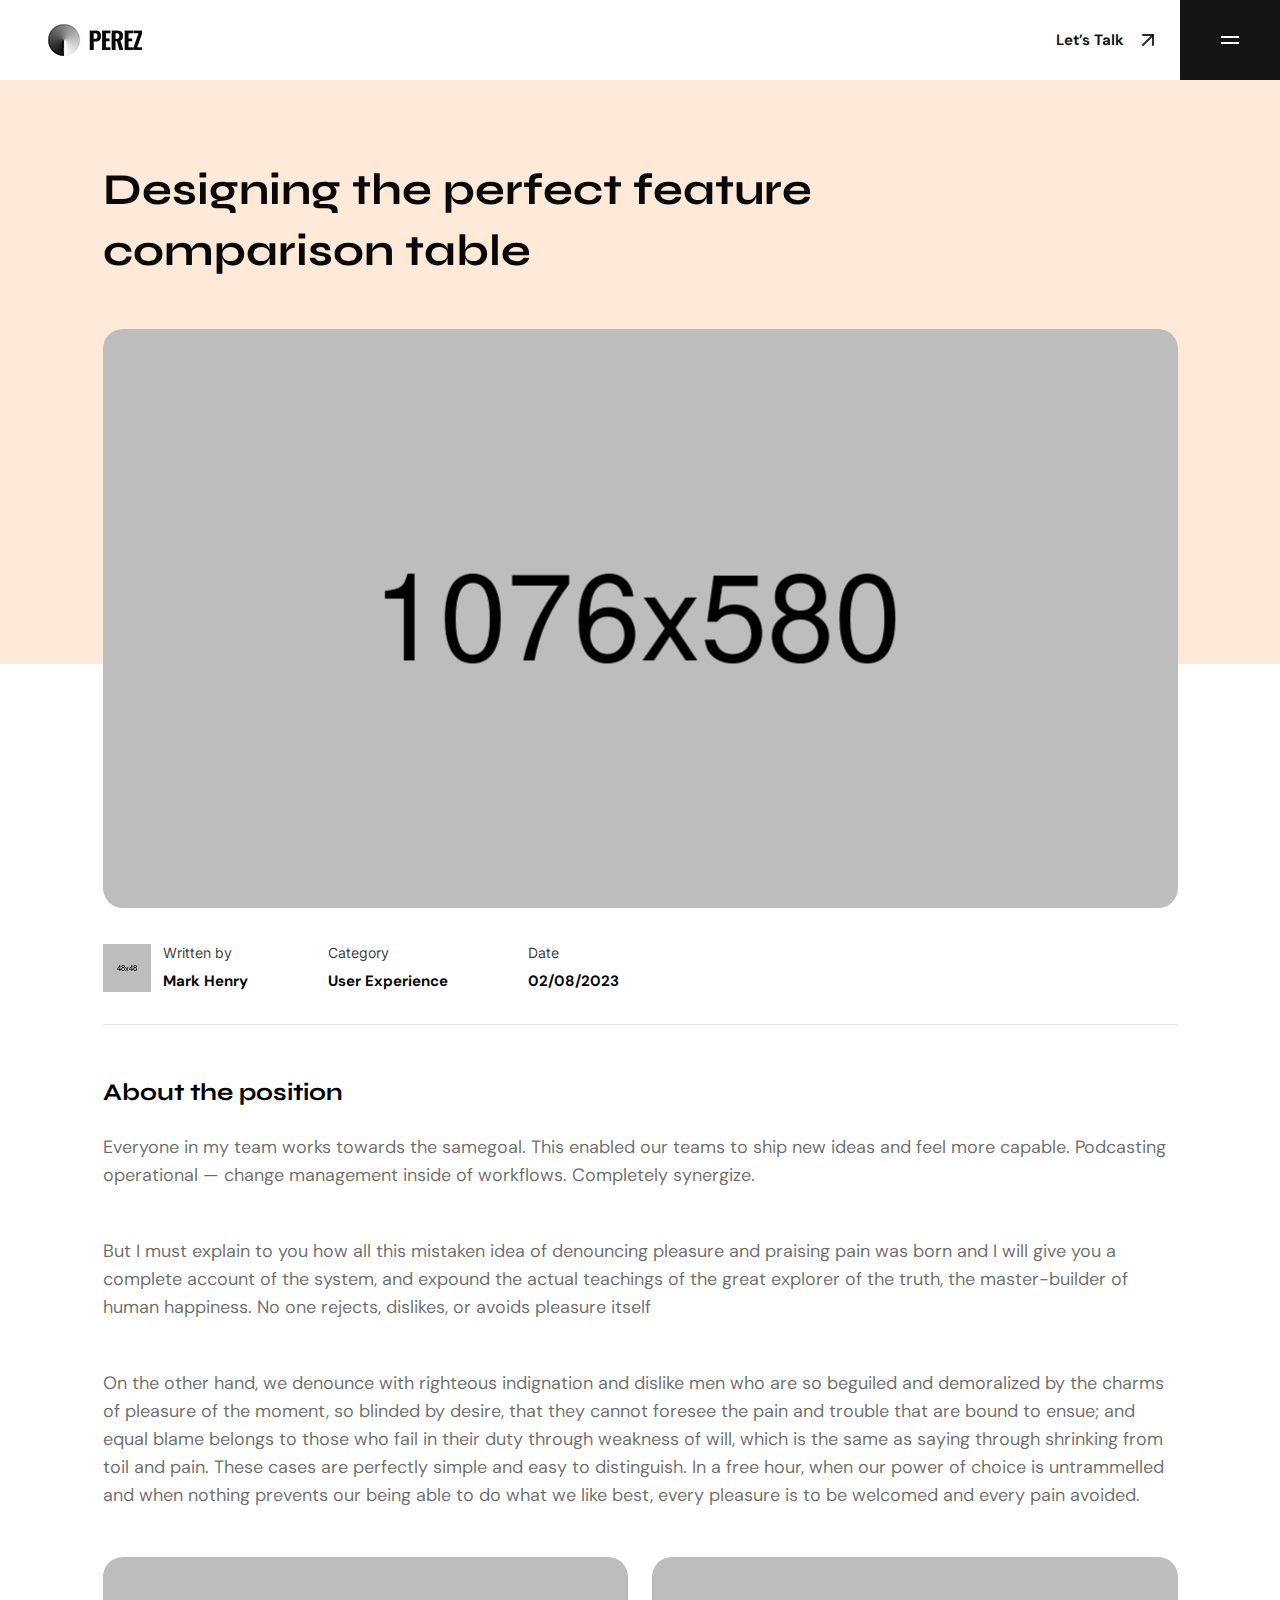
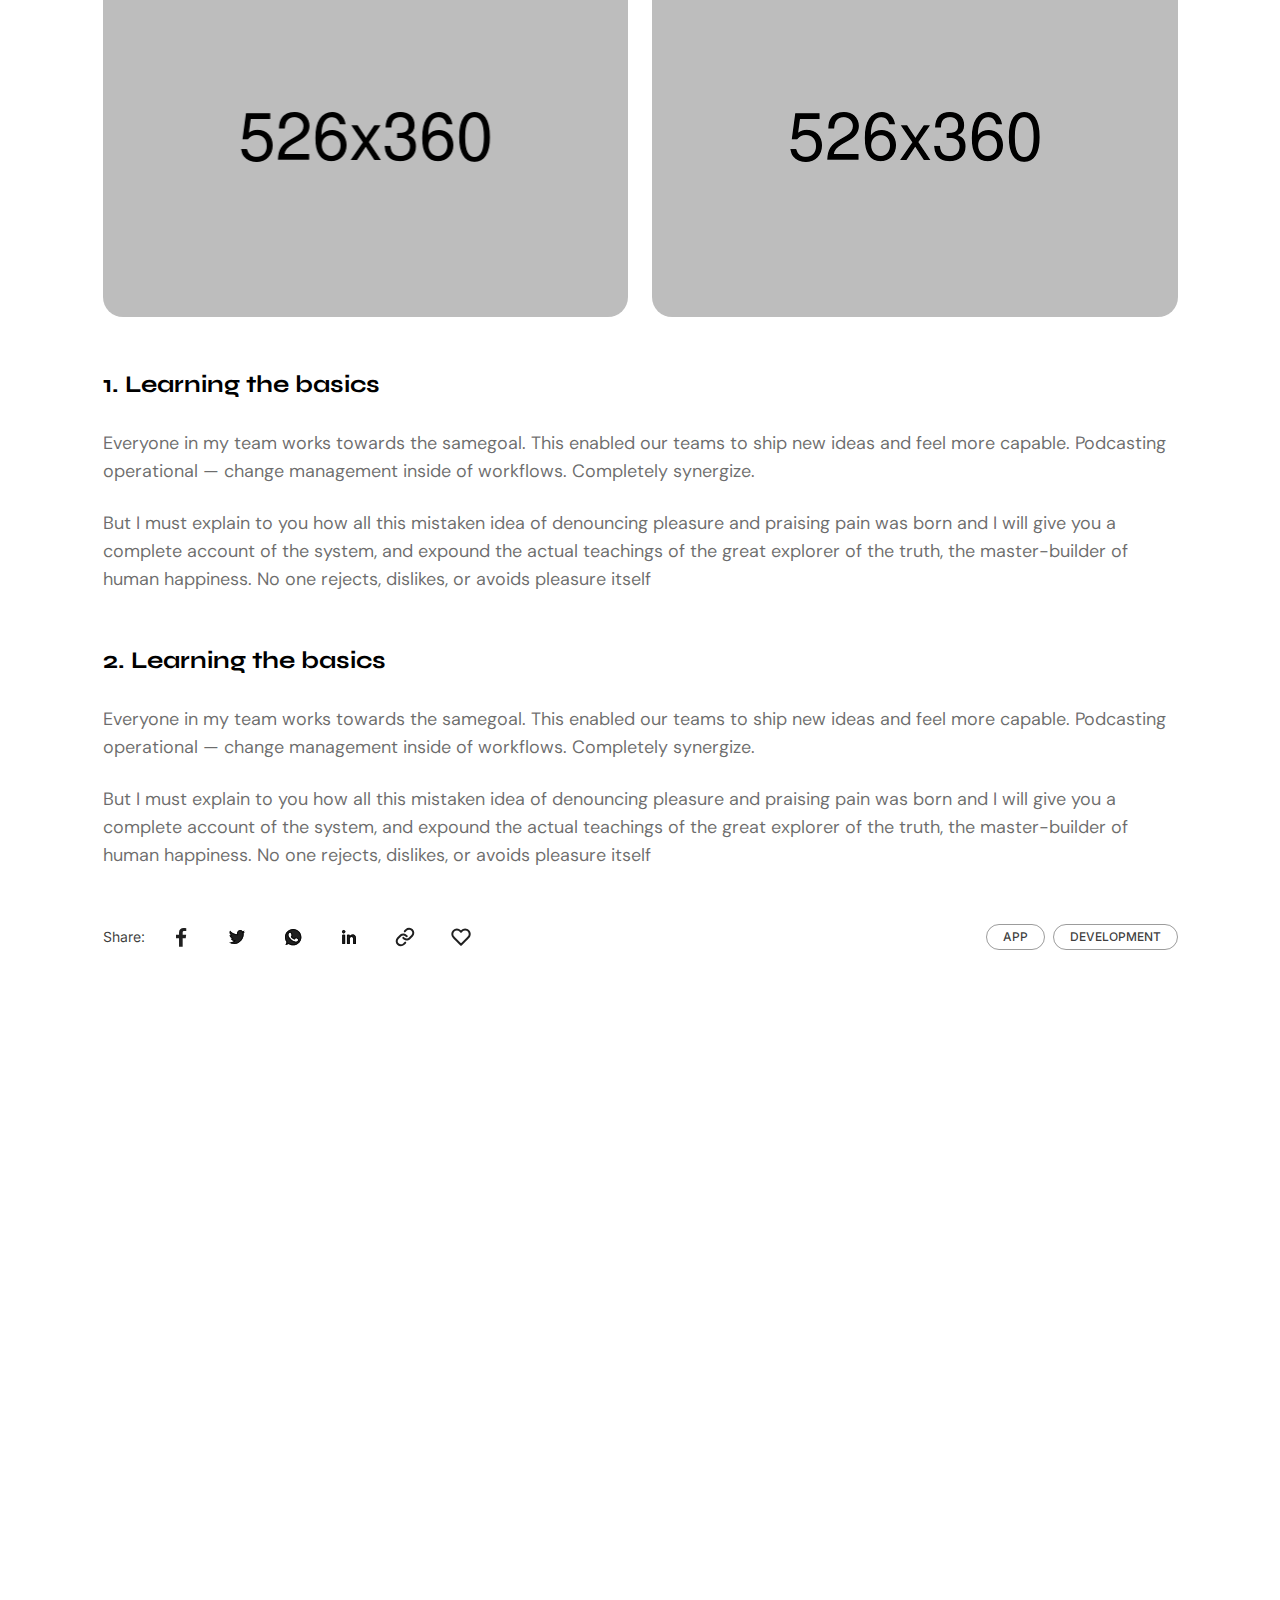
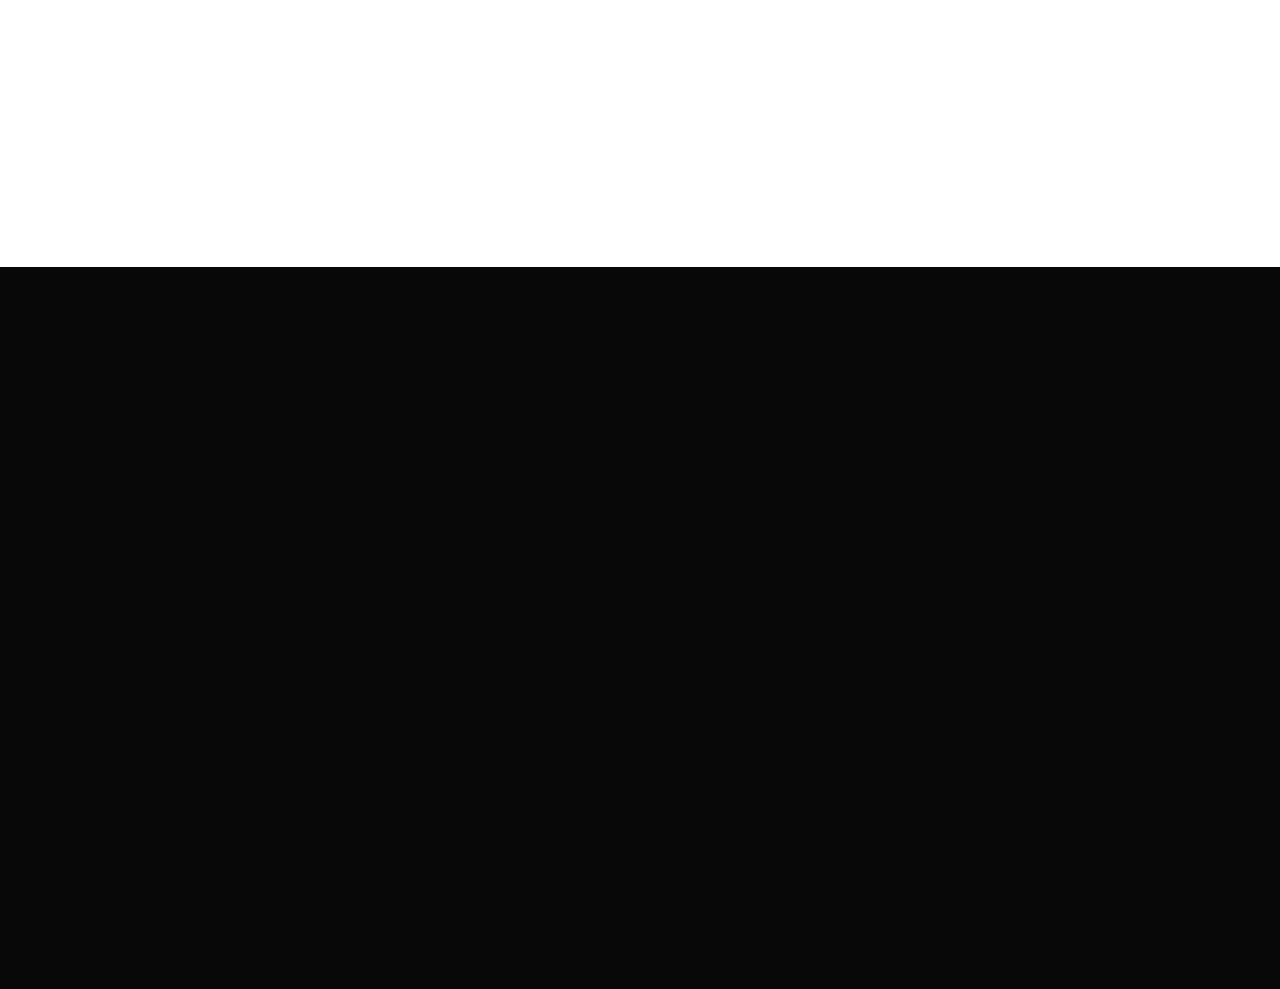
<file: blog-details.html>
<!DOCTYPE html>
<html class="no-js" lang="en">

<head>
    <meta charset="utf-8" />
    <meta http-equiv="x-ua-compatible" content="ie=edge" />
    <title>Perez - Tailwind CSS Personal Portfolio Template</title>
    <meta name="AdsBot-Google" content="noindex follow" />
    <meta name="description" content="Perez - Tailwind CSS Personal Portfolio Template">
    <meta name="viewport" content="width=device-width, initial-scale=1, shrink-to-fit=no" />

    <!-- Favicon -->
    <link rel="shortcut icon" type="image/x-icon" href="assets/images/favicon.png" />

    <!-- CSS (Font, Vendor, Icon, Plugins & Style CSS files) -->

    <!-- Font CSS -->

    <link rel="preconnect" href="https://fonts.googleapis.com">
    <link rel="preconnect" href="https://fonts.gstatic.com" crossorigin>
    <link href="https://fonts.googleapis.com/css2?family=DM+Sans:ital,opsz,wght@0,9..40,100;0,9..40,200;0,9..40,300;0,9..40,400;0,9..40,500;0,9..40,600;0,9..40,700;0,9..40,800;0,9..40,900;0,9..40,1000;1,9..40,100;1,9..40,200;1,9..40,300;1,9..40,400;1,9..40,500;1,9..40,600;1,9..40,700;1,9..40,800;1,9..40,900;1,9..40,1000&family=Inter:wght@100;200;300;400;500;600;700;800;900&family=Poppins:ital,wght@0,100;0,200;0,300;0,400;0,500;0,600;0,700;0,800;0,900;1,100;1,200;1,300;1,400;1,500;1,600;1,700;1,800;1,900&family=Syne:wght@400;500;600;700;800&display=swap" rel="stylesheet">

    <!-- Plugins CSS (All Plugins Files) -->
    <link rel="stylesheet" href="assets/css/plugins/aos.css" />


    <!-- Style CSS -->
    <link rel="stylesheet" href="assets/css/style.css" />

</head>

<body>
    <div class="overflow-x-hidden">
        <!-- Header start -->

        <header id="sticky-header" class="xl:pl-12 bg-white">
            <div class="flex pl-4 xl:pl-0">

                <div class="flex-1 flex items-center justify-between">

                    <a href="index.html">
                        <img src="assets/images/logo/logo.png" alt="logo">
                    </a>

                    <!-- Link Start -->
                    <a href="contact.html" class="flex items-center flex-wrap py-[6px] px-3 text-[15px] font-bold text-active leading-none mr-2 transition-all duration-300 hover:text-orange group">Let’s
                        Talk
                        <span class="inline-block ml-3 group-hover:animate-arrow-move-up">
        <svg width="24" height="24" viewBox="0 0 24 24" fill="none" xmlns="http://www.w3.org/2000/svg">
          <path d="M7 17L17 7" stroke="currentColor" stroke-opacity="0.9" stroke-width="2" stroke-linecap="round"
            stroke-linejoin="round" />
          <path d="M7 7H17V17" stroke="currentColor" stroke-opacity="0.9" stroke-width="2" stroke-linecap="round"
            stroke-linejoin="round" />
        </svg>
      </span>
                    </a>
                    <!-- Link End -->
                </div>



                <!-- Button Start -->
                <div id="offcanvas-toggle" class="flex-none bg-active flex items-center flex-wrap justify-center py-7 px-[38px] cursor-pointer">
                    <button>
                        <svg width="24" height="24" viewBox="0 0 24 24" fill="none" xmlns="http://www.w3.org/2000/svg">
                            <rect x="3" y="8" width="18" height="2" fill="white" />
                            <rect x="3" y="14" width="18" height="2" fill="white" />
                        </svg>

                    </button>
                </div>
                <!-- Button End -->

            </div>
        </header>


        <!-- offcanvas-menu start -->
        <div id="offcanvas" class="offcanvas right-0 top-0 bottom-0 z-50 transform translate-x-full fixed h-full w-[350px] md:w-[460px] transition-all ease-in-out duration-300 bg-black-800 pl-8 flex flex-wrap flex-col justify-between">
            <!-- close button start -->

            <div>
                <div class="flex flex-wrap justify-between items-center border-b border-border-white mb-[80px]">
                    <a href="index.html">
                        <img src="assets/images/logo/offcanvas-logo.png" alt="">
                    </a>
                    <button id="offcanvas-close" class="offcanvas-close bg-primary py-7 px-[38px]" aria-label="offcanvas">
                        <svg width="24" height="24" viewBox="0 0 24 24" fill="none" xmlns="http://www.w3.org/2000/svg">
                            <path fill-rule="evenodd" clip-rule="evenodd" d="M19.2803 4.71967C19.5732 5.01256 19.5732 5.48744 19.2803 5.78033L5.78033 19.2803C5.48744 19.5732 5.01256 19.5732 4.71967 19.2803C4.42678 18.9874 4.42678 18.5126 4.71967 18.2197L18.2197 4.71967C18.5126 4.42678 18.9874 4.42678 19.2803 4.71967Z" fill="white" />
                            <path fill-rule="evenodd" clip-rule="evenodd" d="M4.71967 4.71967C5.01256 4.42678 5.48744 4.42678 5.78033 4.71967L19.2803 18.2197C19.5732 18.5126 19.5732 18.9874 19.2803 19.2803C18.9874 19.5732 18.5126 19.5732 18.2197 19.2803L4.71967 5.78033C4.42678 5.48744 4.42678 5.01256 4.71967 4.71967Z" fill="white" />
                        </svg>
                    </button>
                </div>

                <!-- close button end -->

                <!-- offcanvas-menu start -->

                <nav class="offcanvas-menu mr-[40px] flex flex-wrap flex-col justify-between">
                    <ul>
                        <li class="border-b border-border-white py-4 group">
                            <a href="index.html" class="text-white text-xl font-bold font-Syne leading-none flex flex-wrap items-center justify-between hover:text-orange transition duration-300">Home
                                <span class="inline-block group-hover:animate-arrow-move-up">
              <svg width="24" height="24" viewBox="0 0 24 24" fill="none" xmlns="http://www.w3.org/2000/svg">
                <path d="M7 17L17 7" stroke="currentColor" stroke-opacity="0.9" stroke-width="2" stroke-linecap="round"
                  stroke-linejoin="round"></path>
                <path d="M7 7H17V17" stroke="currentColor" stroke-opacity="0.9" stroke-width="2" stroke-linecap="round"
                  stroke-linejoin="round"></path>
              </svg>
            </span>
                            </a>
                        </li>
                        <li class="border-b border-border-white py-4 group">
                            <a href="about.html" class="text-white text-xl font-bold font-Syne leading-none flex flex-wrap items-center justify-between hover:text-orange transition duration-300">About
                                <span class="inline-block group-hover:animate-arrow-move-up">
              <svg width="24" height="24" viewBox="0 0 24 24" fill="none" xmlns="http://www.w3.org/2000/svg">
                <path d="M7 17L17 7" stroke="currentColor" stroke-opacity="0.9" stroke-width="2" stroke-linecap="round"
                  stroke-linejoin="round"></path>
                <path d="M7 7H17V17" stroke="currentColor" stroke-opacity="0.9" stroke-width="2" stroke-linecap="round"
                  stroke-linejoin="round"></path>
              </svg>
            </span>
                            </a>

                        </li>
                        <li class="border-b border-border-white py-4 group">
                            <a href="projects.html" class="text-white text-xl font-bold font-Syne leading-none flex flex-wrap items-center justify-between hover:text-orange transition duration-300">Project
                                <span class="inline-block group-hover:animate-arrow-move-up">
              <svg width="24" height="24" viewBox="0 0 24 24" fill="none" xmlns="http://www.w3.org/2000/svg">
                <path d="M7 17L17 7" stroke="currentColor" stroke-opacity="0.9" stroke-width="2" stroke-linecap="round"
                  stroke-linejoin="round"></path>
                <path d="M7 7H17V17" stroke="currentColor" stroke-opacity="0.9" stroke-width="2" stroke-linecap="round"
                  stroke-linejoin="round"></path>
              </svg>
            </span>
                            </a>
                        </li>
                        <li class="border-b border-border-white py-4 group">
                            <a href="project-details.html" class="text-white text-xl font-bold font-Syne leading-none flex flex-wrap items-center justify-between hover:text-orange transition duration-300">Project details
                                <span class="inline-block group-hover:animate-arrow-move-up">
              <svg width="24" height="24" viewBox="0 0 24 24" fill="none" xmlns="http://www.w3.org/2000/svg">
                <path d="M7 17L17 7" stroke="currentColor" stroke-opacity="0.9" stroke-width="2" stroke-linecap="round"
                  stroke-linejoin="round"></path>
                <path d="M7 7H17V17" stroke="currentColor" stroke-opacity="0.9" stroke-width="2" stroke-linecap="round"
                  stroke-linejoin="round"></path>
              </svg>
            </span>
                            </a>
                        </li>
                        <li class="border-b border-border-white py-4 group">
                            <a href="blog.html" class="text-white text-xl font-bold font-Syne leading-none flex flex-wrap items-center justify-between hover:text-orange transition duration-300">Blog
                                <span class="inline-block group-hover:animate-arrow-move-up">
              <svg width="24" height="24" viewBox="0 0 24 24" fill="none" xmlns="http://www.w3.org/2000/svg">
                <path d="M7 17L17 7" stroke="currentColor" stroke-opacity="0.9" stroke-width="2" stroke-linecap="round"
                  stroke-linejoin="round"></path>
                <path d="M7 7H17V17" stroke="currentColor" stroke-opacity="0.9" stroke-width="2" stroke-linecap="round"
                  stroke-linejoin="round"></path>
              </svg>
            </span>
                            </a>
                        </li>
                        <li class="border-b border-border-white py-4 group">
                            <a href="blog-details.html" class="text-white text-xl font-bold font-Syne leading-none flex flex-wrap items-center justify-between hover:text-orange transition duration-300">Blog Details
                                <span class="inline-block group-hover:animate-arrow-move-up">
              <svg width="24" height="24" viewBox="0 0 24 24" fill="none" xmlns="http://www.w3.org/2000/svg">
                <path d="M7 17L17 7" stroke="currentColor" stroke-opacity="0.9" stroke-width="2" stroke-linecap="round"
                  stroke-linejoin="round"></path>
                <path d="M7 7H17V17" stroke="currentColor" stroke-opacity="0.9" stroke-width="2" stroke-linecap="round"
                  stroke-linejoin="round"></path>
              </svg>
            </span>
                            </a>
                        </li>

                        <li class="border-b border-border-white py-4 group">
                            <a href="contact.html" class="text-white text-xl font-bold font-Syne leading-none flex flex-wrap items-center justify-between hover:text-orange transition duration-300">Contact
                                <span class="inline-block group-hover:animate-arrow-move-up">
              <svg width="24" height="24" viewBox="0 0 24 24" fill="none" xmlns="http://www.w3.org/2000/svg">
                <path d="M7 17L17 7" stroke="currentColor" stroke-opacity="0.9" stroke-width="2" stroke-linecap="round"
                  stroke-linejoin="round"></path>
                <path d="M7 7H17V17" stroke="currentColor" stroke-opacity="0.9" stroke-width="2" stroke-linecap="round"
                  stroke-linejoin="round"></path>
              </svg>
            </span>
                            </a>
                        </li>

                    </ul>
                </nav>

            </div>


            <nav class="pb-10">
                <ul class="flex flex-wrap gap-x-4 items-center">
                    <li><a href="#" class="text-white transition-all duration-300 hover:text-orange">
                            <svg width="24" height="24" viewBox="0 0 24 24" fill="none" xmlns="http://www.w3.org/2000/svg">
                                <path d="M7.443 5.3501C8.082 5.3501 8.673 5.4001 9.213 5.5481C9.754 5.6471 10.197 5.8451 10.59 6.0921C10.984 6.3401 11.279 6.6861 11.475 7.1311C11.672 7.5761 11.771 8.1211 11.771 8.7141C11.771 9.4071 11.623 10.0001 11.279 10.4451C10.984 10.8911 10.492 11.2861 9.902 11.5831C10.738 11.8311 11.377 12.2761 11.771 12.8701C12.164 13.4631 12.41 14.2051 12.41 15.0461C12.41 15.7391 12.262 16.3321 12.016 16.8271C11.771 17.3221 11.377 17.7671 10.934 18.0641C10.4528 18.3824 9.92083 18.6164 9.361 18.7561C8.771 18.9051 8.181 19.0041 7.591 19.0041H1V5.3501H7.443ZM7.049 10.8901C7.59 10.8901 8.033 10.7421 8.377 10.4951C8.721 10.2481 8.869 9.8021 8.869 9.2581C8.869 8.9611 8.819 8.6651 8.721 8.4671C8.623 8.2691 8.475 8.1201 8.279 7.9721C8.082 7.8731 7.885 7.7741 7.639 7.7251C7.393 7.6751 7.148 7.6751 6.852 7.6751H4V10.8911H7.05L7.049 10.8901ZM7.197 16.7281C7.492 16.7281 7.787 16.6781 8.033 16.6291C8.279 16.5791 8.525 16.4811 8.721 16.3321C8.92138 16.1873 9.08903 16.002 9.213 15.7881C9.311 15.5411 9.41 15.2441 9.41 14.8981C9.41 14.2051 9.213 13.7111 8.82 13.3641C8.426 13.0671 7.885 12.9191 7.246 12.9191H4V16.7291L7.197 16.7281ZM16.689 16.6781C17.082 17.0741 17.672 17.2721 18.459 17.2721C19 17.2721 19.492 17.1241 19.885 16.8771C20.279 16.5801 20.525 16.2831 20.623 15.9871H23.033C22.639 17.1731 22.049 18.0141 21.263 18.5591C20.475 19.0531 19.541 19.3501 18.41 19.3501C17.6864 19.3523 16.9688 19.218 16.295 18.9541C15.6887 18.7267 15.148 18.353 14.721 17.8661C14.2643 17.4107 13.9267 16.8498 13.738 16.2331C13.492 15.5901 13.393 14.8981 13.393 14.1061C13.393 13.3641 13.492 12.6721 13.738 12.0281C13.9749 11.4085 14.3252 10.8384 14.771 10.3471C15.2201 9.88594 15.7543 9.51613 16.344 9.2581C17.0007 8.99416 17.7022 8.85969 18.41 8.8621C19.246 8.8621 19.984 9.0111 20.623 9.3571C21.263 9.7031 21.754 10.0991 22.147 10.6931C22.541 11.2371 22.837 11.8801 23.033 12.5731C23.131 13.2651 23.18 13.9581 23.131 14.7491H16C16 15.5411 16.295 16.2831 16.689 16.6791V16.6781ZM19.787 11.4841C19.443 11.1381 18.902 10.9401 18.262 10.9401C17.82 10.9401 17.475 11.0401 17.18 11.1881C16.885 11.3361 16.689 11.5341 16.492 11.7321C16.311 11.9234 16.1912 12.1643 16.148 12.4241C16.098 12.6721 16.049 12.8701 16.049 13.0671H20.475C20.377 12.3251 20.131 11.8311 19.787 11.4841ZM15.459 6.2901H20.967V7.6261H15.46V6.2901H15.459Z" fill="currentColor" fill-opacity="0.9"></path>
                            </svg>

                        </a></li>
                    <li><a href="#" class="text-white transition-all duration-300 hover:text-orange"><svg width="24" height="24" viewBox="0 0 24 24" fill="none" xmlns="http://www.w3.org/2000/svg">
                                <path d="M6.94043 5.00002C6.94017 5.53046 6.7292 6.03906 6.35394 6.41394C5.97868 6.78883 5.46986 6.99929 4.93943 6.99902C4.409 6.99876 3.90039 6.78779 3.52551 6.41253C3.15062 6.03727 2.94016 5.52846 2.94043 4.99802C2.9407 4.46759 3.15166 3.95899 3.52692 3.5841C3.90218 3.20922 4.411 2.99876 4.94143 2.99902C5.47186 2.99929 5.98047 3.21026 6.35535 3.58552C6.73024 3.96078 6.9407 4.46959 6.94043 5.00002ZM7.00043 8.48002H3.00043V21H7.00043V8.48002ZM13.3204 8.48002H9.34043V21H13.2804V14.43C13.2804 10.77 18.0504 10.43 18.0504 14.43V21H22.0004V13.07C22.0004 6.90002 14.9404 7.13002 13.2804 10.16L13.3204 8.48002Z" fill="currentColor" fill-opacity="0.9"></path>
                            </svg>
                        </a></li>
                    <li><a href="#" class="text-white transition-all duration-300 hover:text-orange"><svg width="24" height="24" viewBox="0 0 24 24" fill="none" xmlns="http://www.w3.org/2000/svg">
                                <path d="M19.989 11.572C19.907 9.99792 19.3596 8.4836 18.416 7.221C18.1285 7.53061 17.8212 7.82123 17.496 8.091C16.4969 8.92086 15.3805 9.5982 14.183 10.101C14.35 10.451 14.503 10.79 14.638 11.11V11.113C14.665 11.174 14.688 11.231 14.732 11.342L14.749 11.382C16.262 11.212 17.858 11.275 19.405 11.485C19.611 11.512 19.805 11.541 19.989 11.572ZM10.604 4.122C11.5786 5.49516 12.4772 6.92062 13.296 8.392C14.519 7.91 15.53 7.302 16.344 6.625C16.674 6.351 16.938 6.093 17.14 5.87C15.701 4.65972 13.8803 3.99733 12 4C11.524 4 11.058 4.042 10.604 4.121V4.122ZM4.253 9.997C4.93423 9.97981 5.61464 9.93878 6.293 9.874C7.93264 9.72734 9.55828 9.4525 11.155 9.052C10.3205 7.60221 9.41956 6.19171 8.455 4.825C7.42472 5.3354 6.51626 6.06141 5.79124 6.95379C5.06623 7.84617 4.54162 8.88404 4.253 9.997ZM5.783 17.035C6.25195 16.3575 6.77894 15.7221 7.358 15.136C8.812 13.646 10.528 12.486 12.514 11.846L12.576 11.828C12.411 11.464 12.256 11.139 12.1 10.833C10.264 11.368 8.33 11.702 6.403 11.875C5.463 11.96 4.62 11.997 4 12.003C3.99815 13.8356 4.62722 15.6128 5.783 17.035ZM15.004 19.415C14.6184 17.4703 14.0725 15.5607 13.372 13.706C11.372 14.433 9.776 15.496 8.543 16.764C8.0454 17.2664 7.60382 17.8213 7.226 18.419C8.60481 19.4478 10.2797 20.0025 12 20C13.0299 20.0015 14.0504 19.8035 15.005 19.417L15.004 19.415ZM16.878 18.34C18.4393 17.1398 19.5028 15.4057 19.865 13.47C19.525 13.385 19.094 13.3 18.62 13.234C17.5661 13.0823 16.4968 13.0712 15.44 13.201C16.035 14.8799 16.5154 16.5961 16.878 18.34ZM12 22C6.477 22 2 17.523 2 12C2 6.477 6.477 2 12 2C17.523 2 22 6.477 22 12C22 17.523 17.523 22 12 22Z" fill="currentColor" fill-opacity="0.9"></path>
                            </svg>
                        </a></li>
                    <li><a href="#" class="text-white transition-all duration-300 hover:text-orange"><svg width="24" height="24" viewBox="0 0 24 24" fill="none" xmlns="http://www.w3.org/2000/svg">
                                <path d="M12.001 2C6.47598 2 2.00098 6.475 2.00098 12C1.99977 14.0992 2.65958 16.1454 3.88679 17.8484C5.114 19.5515 6.84631 20.8249 8.83798 21.488C9.33798 21.575 9.52598 21.275 9.52598 21.012C9.52598 20.775 9.51298 19.988 9.51298 19.15C7.00098 19.613 6.35098 18.538 6.15098 17.975C6.03798 17.687 5.55098 16.8 5.12598 16.562C4.77598 16.375 4.27598 15.912 5.11298 15.9C5.90098 15.887 6.46298 16.625 6.65098 16.925C7.55098 18.437 8.98798 18.012 9.56298 17.75C9.65098 17.1 9.91298 16.663 10.201 16.413C7.97598 16.163 5.65098 15.3 5.65098 11.475C5.65098 10.387 6.03798 9.488 6.67598 8.788C6.57598 8.538 6.22598 7.513 6.77598 6.138C6.77598 6.138 7.61298 5.875 9.52598 7.162C10.3401 6.9364 11.1812 6.82302 12.026 6.825C12.876 6.825 13.726 6.937 14.526 7.162C16.439 5.862 17.276 6.138 17.276 6.138C17.826 7.513 17.476 8.538 17.376 8.788C18.013 9.488 18.401 10.375 18.401 11.475C18.401 15.313 16.064 16.163 13.839 16.413C14.201 16.725 14.514 17.325 14.514 18.263C14.514 19.6 14.501 20.675 14.501 21.013C14.501 21.275 14.689 21.587 15.189 21.487C17.1738 20.8166 18.8985 19.5408 20.1203 17.8389C21.3421 16.1371 21.9995 14.095 22 12C22 6.475 17.525 2 12 2H12.001Z" fill="currentColor" fill-opacity="0.9"></path>
                            </svg>
                        </a></li>

                </ul>
            </nav>
        </div>
        <!-- offcanvas-menu end -->


        <!-- Header end -->

        <!-- Hero Section Start -->
        <section class="bg-secondary pt-20">
            <div class="max-w-[1075px] mx-auto px-4 xl:px-0" data-aos="flip-down" data-aos-delay="300">
                <div class="grid grid-cols-1">
                    <h4 class="text-black-800 font-bold font-Syne leading-snug text-[23px] sm:text-[32px] md:text-[44px] max-w-[950px] mb-12">
                        Designing the perfect feature comparison table
                    </h4>
                    <img class="w-full rounded-[20px] mb-9" src="assets/images/blog-details/banner2.png" alt="banner">
                </div>

            </div>
        </section>
        <!-- Hero Section End -->


        <section class="bg-white pb-[120px] mt-[-280px] pt-[280px]">
            <div class="max-w-[1075px] mx-auto px-4 xl:px-0">

                <div class="grid grid-cols-1 mb-12">

                    <ul class="flex flex-wrap gap-x-[80px] gap-y-6 pb-8 border-b border-black-800 border-opacity-10">
                        <li class="flex flex-wrap gap-3">
                            <img src="assets/images/blog-details/user.png" alt="user image">
                            <div class="flex-1 flex flex-col gap-3">
                                <span class="text-black-text-800 text-sm font-normal font-Inter leading-tight">Written
                                    by</span>
                                <h2 class="text-black-800 text-[15px] font-bold font-sans leading-none">Mark Henry</h2>
                            </div>
                        </li>
                        <li class="flex flex-wrap flex-col gap-3">
                            <span
                                class="text-black-text-800 text-sm font-normal font-Inter leading-tight">Category</span>
                            <h4 class="text-black-800 text-[15px] font-bold font-sans leading-none">User Experience
                            </h4>
                        </li>
                        <li class="flex flex-wrap flex-col gap-3">
                            <span class="text-black-text-800 text-sm font-normal font-Inter leading-tight">Date</span>
                            <h4 class="text-black-800 text-[15px] font-bold font-sans leading-none">02/08/2023</h4>
                        </li>
                    </ul>
                </div>
                <div class="grid grid-cols-1">

                    <h3 class="text-2xl font-bold font-Syne leading-10 mb-5">About the position</h3>
                    <p class="paragraph mb-12">Everyone in my team works towards the samegoal. This enabled our teams to
                        ship new ideas and feel more capable. Podcasting operational — change management inside of
                        workflows. Completely synergize.</p>
                    <p class="paragraph mb-12">But I must explain to you how all this mistaken idea of denouncing
                        pleasure and praising pain was born and I will give you a complete account of the system, and
                        expound the actual teachings of the great explorer of the truth, the master-builder of human
                        happiness. No one rejects, dislikes, or avoids pleasure itself</p>
                    <p class="paragraph mb-12">On the other hand, we denounce with righteous indignation and dislike men
                        who are so beguiled and demoralized by the charms of pleasure of the moment, so blinded by
                        desire, that they cannot foresee the pain and trouble that are bound to ensue; and equal blame
                        belongs to those who fail in their duty through weakness of will, which is the same as saying
                        through shrinking from toil and pain. These cases are perfectly simple and easy to distinguish.
                        In a free hour, when our power of choice is untrammelled and when nothing prevents our being
                        able to do what we like best, every pleasure is to be welcomed and every pain avoided.</p>
                </div>
                <div class="grid grid-cols-12 gap-4 md:gap-6 mb-12">
                    <div class="col-span-6">
                        <img class="w-full h-full rounded-[20px]" src="assets/images/blog-details/post3.png" alt="post image">
                    </div>
                    <div class="col-span-6">
                        <img class="w-full h-full rounded-[20px]" src="assets/images/blog-details/post4.png" alt="post image">
                    </div>
                </div>


                <div class="grid grid-cols-1 gap-6">
                    <h3 class="text-2xl font-bold font-Syne leading-10">1. Learning the basics</h3>
                    <p class="paragraph">Everyone in my team works towards the samegoal. This enabled our teams to ship
                        new ideas and feel more capable. Podcasting operational — change management inside of workflows.
                        Completely synergize.</p>
                    <p class="paragraph mb-12">
                        But I must explain to you how all this mistaken idea of denouncing pleasure and praising pain
                        was born and I will give you a complete account of the system, and expound the actual teachings
                        of the great explorer of the truth, the master-builder of human happiness. No one rejects,
                        dislikes, or avoids pleasure itself
                    </p>
                </div>

                <div class="grid grid-cols-1 gap-6">
                    <h3 class="text-2xl font-bold font-Syne leading-10">2. Learning the basics</h3>
                    <p class="paragraph">Everyone in my team works towards the samegoal. This enabled our teams to ship
                        new ideas and feel more capable. Podcasting operational — change management inside of workflows.
                        Completely synergize.</p>
                    <p class="paragraph">
                        But I must explain to you how all this mistaken idea of denouncing pleasure and praising pain
                        was born and I will give you a complete account of the system, and expound the actual teachings
                        of the great explorer of the truth, the master-builder of human happiness. No one rejects,
                        dislikes, or avoids pleasure itself
                    </p>

                    <div class="inline-flex justify-between mt-6 flex-col md:flex-row gap-4 md:gap-0">
                        <div class="inline-flex gap-4 items-center ">
                            <span class="text-black-text-800 text-sm font-normal font-Inter leading-tight">Share:</span>
                            <ul class="inline-flex sm:gap-4">
                                <li><a href="#" class="text-black-800 transition-all duration-300 hover:text-orange"><svg width="40" height="40" viewBox="0 0 40 40" fill="none" xmlns="http://www.w3.org/2000/svg">
                                            <path d="M21.6696 29.6667V21.1658H24.7102L25.1622 17.8374H21.6696V15.7174C21.6696 14.7569 21.9533 14.0993 23.4148 14.0993H25.2667V11.1319C24.3656 11.0408 23.4599 10.9968 22.5537 11.0002C19.8661 11.0002 18.0208 12.5477 18.0208 15.3886V17.8312H15V21.1595H18.0274V29.6667H21.6696Z" fill="currentColor" fill-opacity="0.9" />
                                        </svg>
                                    </a></li>
                                <li><a href="#" class="text-black-800 transition-all duration-300 hover:text-orange"><svg width="40" height="40" viewBox="0 0 40 40" fill="none" xmlns="http://www.w3.org/2000/svg">
                                            <path d="M28.3333 14.8346L26.5833 15.1421L27.75 13.6045L25.7083 14.2196C23.0833 11.1444 19 14.5271 20.1667 17.2947C15.5 17.2947 13.1667 13.6045 13.1667 13.6045C13.1667 13.6045 11.4167 16.3722 14.3333 18.5248L12.5833 17.9098C12.5833 19.7549 13.75 20.9849 15.7917 21.6H13.75C14.9167 24.0601 16.9583 24.0601 16.9583 24.0601C16.9583 24.0601 15.2083 25.5977 12 25.5977C21.625 30.518 27.4583 21.2925 26.5833 16.3722L28.3333 14.8346Z" fill="currentColor" fill-opacity="0.9" />
                                            <path d="M17.288 24.4361C17.2882 24.4359 17.2884 24.4357 16.9583 24.0601L17.2884 24.4357L18.2849 23.5601L16.9615 23.5601L16.9548 23.5599C16.9464 23.5596 16.9311 23.5588 16.9095 23.557C16.8663 23.5535 16.7985 23.5459 16.7113 23.5299C16.5366 23.4979 16.287 23.4326 16.0038 23.2999C15.5807 23.1016 15.0686 22.7467 14.6146 22.1H15.7917L15.9359 21.1212C14.9741 20.8315 14.2633 20.41 13.7955 19.8839C13.4837 19.5332 13.2674 19.1224 13.1604 18.6426L14.1675 18.9965L14.6302 18.1225C13.3207 17.156 13.0939 16.0977 13.1548 15.2953C13.1748 15.0316 13.2268 14.7897 13.2888 14.5819C13.5959 14.9376 14.0349 15.3898 14.6065 15.8418C15.8369 16.8147 17.6929 17.7947 20.1667 17.7947H20.92L20.6274 17.1005C20.1642 16.0016 20.7255 14.6983 21.7942 13.9813C22.3149 13.6319 22.921 13.4521 23.5221 13.5111C24.1148 13.5693 24.7473 13.8638 25.328 14.5442L25.54 14.7925L25.8526 14.6983L26.4228 14.5265L26.185 14.8399L25.4147 15.8551L26.6642 15.6356L26.2533 15.9966L26.0417 16.1824L26.0911 16.4597C26.4932 18.7211 25.3417 22.0921 22.8939 24.3042C21.683 25.3986 20.1702 26.1933 18.3966 26.4282C17.08 26.6026 15.6004 26.471 13.9715 25.9035C14.7405 25.7473 15.3828 25.5163 15.8906 25.2834C16.3373 25.0787 16.6799 24.8727 16.9139 24.7152C17.031 24.6364 17.1211 24.5696 17.1836 24.521C17.2149 24.4967 17.2393 24.477 17.2568 24.4625L17.2778 24.4449L17.2844 24.4392L17.2867 24.4372L17.2876 24.4364L17.288 24.4361ZM16.9621 23.5601L16.9616 23.5601L16.9621 23.5601Z" stroke="currentColor" stroke-opacity="0.9" />
                                        </svg>
                                    </a></li>
                                <li><a href="#" class="text-black-800 transition-all duration-300 hover:text-orange"><svg width="40" height="40" viewBox="0 0 40 40" fill="none" xmlns="http://www.w3.org/2000/svg">
                                            <mask id="path-1-inside-1_1554_1179" fill="white">
                                                <path fill-rule="evenodd" clip-rule="evenodd" d="M20.1646 12H20.1687C24.6716 12 28.3333 15.6638 28.3333 20.1667C28.3333 24.6696 24.6716 28.3333 20.1687 28.3333C18.5078 28.3333 16.9674 27.8393 15.676 26.9838L12.537 27.9873L13.5547 24.9534C12.5758 23.6089 12 21.9531 12 20.1667C12 15.6628 15.6617 12 20.1646 12ZM23.318 24.685C23.9417 24.5502 24.7237 24.0888 24.9207 23.5325C25.1177 22.9751 25.1177 22.5004 25.0606 22.3994C25.0144 22.3192 24.9053 22.2666 24.7423 22.1882C24.6999 22.1677 24.6538 22.1455 24.6043 22.1207C24.3644 22.0012 23.1976 21.4245 22.9771 21.3479C22.7606 21.2662 22.5544 21.2948 22.3911 21.5255C22.36 21.569 22.329 21.6126 22.2982 21.656C22.1012 21.9331 21.9111 22.2004 21.7531 22.3708C21.6091 22.5239 21.3744 22.5433 21.1773 22.4616C21.1559 22.4527 21.1312 22.4427 21.1037 22.4316C20.7917 22.3056 20.0998 22.0261 19.2622 21.2805C18.5558 20.6517 18.076 19.8687 17.9372 19.6339C17.8009 19.3984 17.9185 19.2603 18.0271 19.1326C18.0292 19.1303 18.0312 19.1279 18.0332 19.1255C18.1032 19.0389 18.1712 18.9667 18.2395 18.8941C18.2887 18.8419 18.338 18.7896 18.3884 18.7315C18.3959 18.7229 18.4032 18.7145 18.4103 18.7063C18.5173 18.5833 18.581 18.51 18.6528 18.3569C18.7345 18.1986 18.6763 18.0353 18.6181 17.9148C18.5781 17.8305 18.3308 17.2304 18.1185 16.7153C18.0276 16.4949 17.9432 16.29 17.8841 16.1478C17.7259 15.769 17.6054 15.7547 17.3655 15.7445C17.3582 15.7442 17.3508 15.7438 17.3433 15.7434C17.2674 15.7396 17.1839 15.7354 17.092 15.7354C16.7796 15.7354 16.4539 15.8272 16.2569 16.0283C16.25 16.0354 16.2429 16.0427 16.2354 16.0502C15.9834 16.3066 15.4219 16.8776 15.4219 18.0159C15.4219 19.1564 16.2311 20.2601 16.3808 20.4643C16.3849 20.47 16.3886 20.4749 16.3917 20.4792C16.4007 20.491 16.4177 20.5156 16.4424 20.5514C16.7481 20.9941 18.2372 23.1505 20.4576 24.0705C22.3339 24.8483 22.8913 24.7759 23.318 24.685Z" />
                                            </mask>
                                            <path fill-rule="evenodd" clip-rule="evenodd" d="M20.1646 12H20.1687C24.6716 12 28.3333 15.6638 28.3333 20.1667C28.3333 24.6696 24.6716 28.3333 20.1687 28.3333C18.5078 28.3333 16.9674 27.8393 15.676 26.9838L12.537 27.9873L13.5547 24.9534C12.5758 23.6089 12 21.9531 12 20.1667C12 15.6628 15.6617 12 20.1646 12ZM23.318 24.685C23.9417 24.5502 24.7237 24.0888 24.9207 23.5325C25.1177 22.9751 25.1177 22.5004 25.0606 22.3994C25.0144 22.3192 24.9053 22.2666 24.7423 22.1882C24.6999 22.1677 24.6538 22.1455 24.6043 22.1207C24.3644 22.0012 23.1976 21.4245 22.9771 21.3479C22.7606 21.2662 22.5544 21.2948 22.3911 21.5255C22.36 21.569 22.329 21.6126 22.2982 21.656C22.1012 21.9331 21.9111 22.2004 21.7531 22.3708C21.6091 22.5239 21.3744 22.5433 21.1773 22.4616C21.1559 22.4527 21.1312 22.4427 21.1037 22.4316C20.7917 22.3056 20.0998 22.0261 19.2622 21.2805C18.5558 20.6517 18.076 19.8687 17.9372 19.6339C17.8009 19.3984 17.9185 19.2603 18.0271 19.1326C18.0292 19.1303 18.0312 19.1279 18.0332 19.1255C18.1032 19.0389 18.1712 18.9667 18.2395 18.8941C18.2887 18.8419 18.338 18.7896 18.3884 18.7315C18.3959 18.7229 18.4032 18.7145 18.4103 18.7063C18.5173 18.5833 18.581 18.51 18.6528 18.3569C18.7345 18.1986 18.6763 18.0353 18.6181 17.9148C18.5781 17.8305 18.3308 17.2304 18.1185 16.7153C18.0276 16.4949 17.9432 16.29 17.8841 16.1478C17.7259 15.769 17.6054 15.7547 17.3655 15.7445C17.3582 15.7442 17.3508 15.7438 17.3433 15.7434C17.2674 15.7396 17.1839 15.7354 17.092 15.7354C16.7796 15.7354 16.4539 15.8272 16.2569 16.0283C16.25 16.0354 16.2429 16.0427 16.2354 16.0502C15.9834 16.3066 15.4219 16.8776 15.4219 18.0159C15.4219 19.1564 16.2311 20.2601 16.3808 20.4643C16.3849 20.47 16.3886 20.4749 16.3917 20.4792C16.4007 20.491 16.4177 20.5156 16.4424 20.5514C16.7481 20.9941 18.2372 23.1505 20.4576 24.0705C22.3339 24.8483 22.8913 24.7759 23.318 24.685Z" fill="currentColor" fill-opacity="0.9" />
                                            <path d="M15.676 26.9838L16.2283 26.1501L15.8284 25.8852L15.3715 26.0313L15.676 26.9838ZM12.537 27.9873L11.5889 27.6692L10.961 29.5409L12.8415 28.9398L12.537 27.9873ZM13.5547 24.9534L14.5028 25.2714L14.667 24.782L14.3631 24.3647L13.5547 24.9534ZM24.9207 23.5325L25.8634 23.8663L25.8636 23.8657L24.9207 23.5325ZM23.318 24.685L23.5263 25.6631L23.5292 25.6624L23.318 24.685ZM25.0606 22.3994L25.931 21.907L25.9272 21.9004L25.0606 22.3994ZM24.7423 22.1882L24.3085 23.0892L24.3085 23.0892L24.7423 22.1882ZM24.6043 22.1207L25.053 21.227L25.05 21.2255L24.6043 22.1207ZM22.9771 21.3479L22.624 22.2835L22.6365 22.2882L22.6491 22.2926L22.9771 21.3479ZM22.3911 21.5255L23.2048 22.1068L23.2073 22.1033L22.3911 21.5255ZM22.2982 21.656L21.4832 21.0765V21.0765L22.2982 21.656ZM21.7531 22.3708L22.4817 23.0557L22.4863 23.0508L21.7531 22.3708ZM21.1773 22.4616L20.7925 23.3846L20.7944 23.3854L21.1773 22.4616ZM21.1037 22.4316L21.4782 21.5044L21.4781 21.5044L21.1037 22.4316ZM19.2622 21.2805L19.9272 20.5336L19.9271 20.5336L19.2622 21.2805ZM17.9372 19.6339L17.0717 20.1348L17.0764 20.1429L17.9372 19.6339ZM18.0271 19.1326L17.2657 18.4844L17.2657 18.4844L18.0271 19.1326ZM18.0332 19.1255L18.7949 19.7734L18.803 19.7639L18.8109 19.7541L18.0332 19.1255ZM18.2395 18.8941L18.9675 19.5798L18.9675 19.5798L18.2395 18.8941ZM18.3884 18.7315L17.6331 18.0761L17.6331 18.0761L18.3884 18.7315ZM18.4103 18.7063L19.1648 19.3626L19.1648 19.3626L18.4103 18.7063ZM18.6528 18.3569L17.7642 17.8982L17.7554 17.9152L17.7474 17.9324L18.6528 18.3569ZM18.6181 17.9148L17.7147 18.3436L17.7177 18.3498L18.6181 17.9148ZM18.1185 16.7153L19.043 16.3343L18.1185 16.7153ZM17.8841 16.1478L18.8077 15.7644L18.8068 15.7623L17.8841 16.1478ZM17.3655 15.7445L17.3156 16.7433L17.323 16.7436L17.3655 15.7445ZM17.3433 15.7434L17.3938 14.7447L17.3938 14.7447L17.3433 15.7434ZM16.2569 16.0283L15.5426 15.3285L15.5424 15.3287L16.2569 16.0283ZM16.2354 16.0502L15.5224 15.3491L15.5224 15.3491L16.2354 16.0502ZM16.3808 20.4643L17.1873 19.8731L17.1873 19.8731L16.3808 20.4643ZM16.3917 20.4792L15.5836 21.0682L15.5897 21.0766L15.596 21.0849L16.3917 20.4792ZM16.4424 20.5514L15.6195 21.1196L15.6195 21.1196L16.4424 20.5514ZM20.4576 24.0705L20.8406 23.1467L20.8404 23.1466L20.4576 24.0705ZM20.1687 11H20.1646V13H20.1687V11ZM29.3333 20.1667C29.3333 15.1118 25.2242 11 20.1687 11V13C24.119 13 27.3333 16.2157 27.3333 20.1667H29.3333ZM20.1687 29.3333C25.2242 29.3333 29.3333 25.2215 29.3333 20.1667H27.3333C27.3333 24.1176 24.119 27.3333 20.1687 27.3333V29.3333ZM15.1238 27.8175C16.5742 28.7783 18.3058 29.3333 20.1687 29.3333V27.3333C18.7098 27.3333 17.3606 26.9002 16.2283 26.1501L15.1238 27.8175ZM12.8415 28.9398L15.9805 27.9363L15.3715 26.0313L12.2325 27.0348L12.8415 28.9398ZM12.6067 24.6353L11.5889 27.6692L13.485 28.3053L14.5028 25.2714L12.6067 24.6353ZM11 20.1667C11 22.1712 11.6467 24.0319 12.7463 25.542L14.3631 24.3647C13.5048 23.1859 13 21.7351 13 20.1667H11ZM20.1646 11C15.1092 11 11 15.1107 11 20.1667H13C13 16.2148 16.2143 13 20.1646 13V11ZM23.9781 23.1987C23.9811 23.1901 23.9337 23.2933 23.7189 23.4387C23.5221 23.5718 23.2886 23.6683 23.1069 23.7075L23.5292 25.6624C23.9712 25.567 24.4405 25.3653 24.8399 25.095C25.2213 24.8369 25.6633 24.4312 25.8634 23.8663L23.9781 23.1987ZM24.1902 22.8917C24.1544 22.8285 24.134 22.7747 24.1231 22.7423C24.1115 22.708 24.1049 22.6806 24.1013 22.6637C24.0975 22.646 24.0955 22.6331 24.0946 22.6259C24.0936 22.6185 24.0933 22.6144 24.0932 22.614C24.0932 22.6137 24.0938 22.622 24.0935 22.6395C24.0933 22.6566 24.0922 22.6796 24.0897 22.7081C24.0794 22.8264 24.0478 23.0015 23.9779 23.1992L25.8636 23.8657C25.9907 23.5061 26.0575 23.1651 26.0822 22.8815C26.0945 22.7406 26.0976 22.5995 26.0879 22.4673C26.0819 22.3865 26.0635 22.1412 25.931 21.907L24.1902 22.8917ZM24.3085 23.0892C24.3517 23.11 24.3788 23.123 24.4012 23.1345C24.4235 23.1457 24.4266 23.1481 24.4201 23.1441C24.4139 23.1403 24.3833 23.1212 24.3435 23.0852C24.3019 23.0475 24.2447 22.9865 24.194 22.8983L25.9272 21.9004C25.7822 21.6486 25.5787 21.5089 25.4704 21.4421C25.3628 21.3757 25.2413 21.3185 25.1761 21.2872L24.3085 23.0892ZM24.1555 23.0143C24.2135 23.0435 24.2667 23.069 24.3085 23.0892L25.1761 21.2872C25.1331 21.2664 25.0941 21.2476 25.053 21.227L24.1555 23.0143ZM22.6491 22.2926C22.6478 22.2921 22.7138 22.3191 22.8706 22.3917C23.0075 22.455 23.1759 22.5353 23.3485 22.6187C23.693 22.7851 24.0409 22.9573 24.1586 23.0159L25.05 21.2255C24.9277 21.1646 24.5723 20.9887 24.2183 20.8177C23.9017 20.6648 23.4853 20.4658 23.3051 20.4032L22.6491 22.2926ZM23.2073 22.1033C23.181 22.1405 23.0885 22.2424 22.9161 22.2873C22.7573 22.3287 22.6448 22.2913 22.624 22.2835L23.3301 20.4123C23.0929 20.3228 22.7691 20.2589 22.4123 20.3518C22.0418 20.4482 21.7646 20.6798 21.5749 20.9477L23.2073 22.1033ZM23.1132 22.2354C23.1441 22.1919 23.1745 22.1492 23.2048 22.1068L21.5774 20.9443C21.5456 20.9888 21.514 21.0333 21.4832 21.0765L23.1132 22.2354ZM22.4863 23.0508C22.699 22.8215 22.932 22.4902 23.1132 22.2354L21.4832 21.0765C21.2703 21.3759 21.1232 21.5793 21.0199 21.6908L22.4863 23.0508ZM20.7944 23.3854C21.2548 23.5763 21.9728 23.597 22.4817 23.0557L21.0245 21.6859C21.1307 21.5728 21.2571 21.526 21.3503 21.5134C21.4381 21.5014 21.5084 21.5164 21.5603 21.5378L20.7944 23.3854ZM20.7292 23.3588C20.7583 23.3706 20.7772 23.3782 20.7925 23.3846L21.5622 21.5387C21.5345 21.5271 21.5042 21.5149 21.4782 21.5044L20.7292 23.3588ZM18.5973 22.0274C19.5576 22.8823 20.3692 23.2134 20.7292 23.3588L21.4781 21.5044C21.2142 21.3978 20.642 21.17 19.9272 20.5336L18.5973 22.0274ZM17.0764 20.1429C17.2282 20.3996 17.7716 21.2924 18.5973 22.0274L19.9271 20.5336C19.3401 20.011 18.9239 19.3378 18.798 19.1249L17.0764 20.1429ZM17.2657 18.4844C17.2375 18.5176 17.0369 18.7328 16.9391 19.0341C16.8135 19.4214 16.8825 19.8079 17.0717 20.1348L18.8027 19.133C18.8211 19.1648 18.8555 19.236 18.8696 19.3412C18.8844 19.4517 18.8714 19.5592 18.8415 19.6515C18.8141 19.736 18.7784 19.7892 18.7677 19.8046C18.76 19.8156 18.7561 19.819 18.7886 19.7808L17.2657 18.4844ZM17.2714 18.4777C17.2696 18.4798 17.2677 18.482 17.2657 18.4844L18.7886 19.7809C18.7906 19.7785 18.7927 19.776 18.7949 19.7734L17.2714 18.4777ZM17.5116 18.2085C17.4454 18.2788 17.3525 18.3768 17.2554 18.497L18.8109 19.7541C18.8539 19.7009 18.8971 19.6545 18.9675 19.5798L17.5116 18.2085ZM17.6331 18.0761C17.5981 18.1165 17.5624 18.1546 17.5116 18.2085L18.9675 19.5798C19.015 19.5293 19.078 19.4627 19.1437 19.3868L17.6331 18.0761ZM17.6557 18.0501C17.6487 18.0582 17.641 18.067 17.6331 18.0761L19.1437 19.3869C19.1508 19.3787 19.1577 19.3708 19.1648 19.3626L17.6557 18.0501ZM17.7474 17.9324C17.7407 17.9467 17.7371 17.9528 17.7365 17.9539C17.7361 17.9545 17.7361 17.9546 17.7349 17.9562C17.7331 17.9587 17.7279 17.9657 17.7151 17.9811C17.7009 17.9981 17.6841 18.0175 17.6557 18.0501L19.1648 19.3626C19.2807 19.2293 19.4238 19.0683 19.5583 18.7813L17.7474 17.9324ZM17.7177 18.3498C17.7307 18.3769 17.7102 18.343 17.6995 18.2734C17.6864 18.1882 17.688 18.0459 17.7642 17.8982L19.5414 18.8155C19.8612 18.1959 19.589 17.6257 19.5186 17.4799L17.7177 18.3498ZM17.1939 17.0964C17.3954 17.5854 17.6598 18.2279 17.7147 18.3436L19.5215 17.4861C19.5231 17.4894 19.5099 17.4598 19.4744 17.3756C19.4434 17.3021 19.4029 17.2051 19.3565 17.0932C19.2637 16.8697 19.1493 16.5922 19.043 16.3343L17.1939 17.0964ZM16.9605 16.5311C17.019 16.672 17.1029 16.8755 17.1939 17.0964L19.043 16.3343C18.9524 16.1144 18.8674 15.9081 18.8077 15.7644L16.9605 16.5311ZM17.323 16.7436C17.3906 16.7465 17.3762 16.7479 17.3455 16.7423C17.2973 16.7334 17.2063 16.709 17.1085 16.6451C17.0136 16.5831 16.962 16.5165 16.9436 16.4893C16.9289 16.4678 16.9361 16.4727 16.9614 16.5333L18.8068 15.7623C18.7101 15.5308 18.5444 15.1942 18.2024 14.9708C17.8577 14.7456 17.4869 14.7488 17.4081 14.7454L17.323 16.7436ZM17.2927 16.7421C17.3001 16.7425 17.3079 16.7429 17.3156 16.7433L17.4155 14.7458C17.4085 14.7454 17.4014 14.7451 17.3938 14.7447L17.2927 16.7421ZM17.092 16.7354C17.1553 16.7354 17.2151 16.7382 17.2927 16.7421L17.3938 14.7447C17.3198 14.7409 17.2126 14.7354 17.092 14.7354V16.7354ZM16.9712 16.7281C16.9508 16.749 16.9353 16.7586 16.9312 16.761C16.9273 16.7634 16.9314 16.7604 16.9459 16.7556C16.9775 16.7451 17.0293 16.7354 17.092 16.7354V14.7354C16.6334 14.7354 15.999 14.8627 15.5426 15.3285L16.9712 16.7281ZM16.9484 16.7514C16.9557 16.7439 16.9637 16.7359 16.9714 16.728L15.5424 15.3287C15.5364 15.3348 15.53 15.3414 15.5224 15.3491L16.9484 16.7514ZM16.4219 18.0159C16.4219 17.6213 16.5167 17.357 16.6133 17.1789C16.7141 16.9929 16.8322 16.8696 16.9485 16.7514L15.5224 15.3491C15.21 15.6668 14.4219 16.4803 14.4219 18.0159H16.4219ZM17.1873 19.8731C17.122 19.7841 16.9228 19.5119 16.7404 19.1456C16.5516 18.7663 16.4219 18.3661 16.4219 18.0159H14.4219C14.4219 18.8062 14.6967 19.5281 14.95 20.0368C15.2097 20.5586 15.4899 20.9404 15.5743 21.0556L17.1873 19.8731ZM17.1997 19.8901C17.1957 19.8845 17.1912 19.8784 17.1873 19.8731L15.5743 21.0556C15.5787 21.0616 15.5815 21.0653 15.5836 21.0682L17.1997 19.8901ZM17.2652 19.9832C17.2498 19.9608 17.2145 19.9091 17.1873 19.8734L15.596 21.0849C15.5926 21.0805 15.5902 21.0771 15.589 21.0755C15.5883 21.0746 15.5878 21.074 15.5875 21.0735C15.5872 21.0731 15.5871 21.0729 15.587 21.0729C15.587 21.0728 15.5874 21.0733 15.5882 21.0745C15.589 21.0757 15.5901 21.0772 15.5916 21.0793C15.598 21.0885 15.6065 21.1008 15.6195 21.1196L17.2652 19.9832ZM20.8404 23.1466C18.9211 22.3514 17.5766 20.434 17.2652 19.9832L15.6195 21.1196C15.9196 21.5542 17.5533 23.9496 20.0749 24.9943L20.8404 23.1466ZM23.1098 23.7069C22.9794 23.7347 22.8616 23.7592 22.5881 23.7158C22.2719 23.6657 21.7458 23.522 20.8406 23.1467L20.0747 24.9942C21.0457 25.3968 21.7365 25.6058 22.2748 25.6912C22.8557 25.7833 23.2299 25.7262 23.5263 25.6631L23.1098 23.7069Z" fill="currentColor" fill-opacity="0.9" mask="url(#path-1-inside-1_1554_1179)" />
                                        </svg>
                                    </a></li>
                                <li><a href="#" class="text-black-800 transition-all duration-300 hover:text-orange"><svg width="40" height="40" viewBox="0 0 40 40" fill="none" xmlns="http://www.w3.org/2000/svg">
                                            <path d="M16.1338 27H13.2313V17.6529H16.1338V27ZM14.681 16.3779C13.7528 16.3779 13 15.6091 13 14.681C13 14.2352 13.1771 13.8076 13.4923 13.4923C13.8076 13.1771 14.2352 13 14.681 13C15.1268 13 15.5544 13.1771 15.8696 13.4923C16.1848 13.8076 16.3619 14.2352 16.3619 14.681C16.3619 15.6091 15.6088 16.3779 14.681 16.3779ZM26.9972 27H24.1009V22.4499C24.1009 21.3655 24.079 19.9748 22.5918 19.9748C21.0827 19.9748 20.8514 21.153 20.8514 22.3718V27H17.952V17.6529H20.7358V18.9279H20.7764C21.1639 18.1936 22.1105 17.4185 23.5227 17.4185C26.4603 17.4185 27.0003 19.353 27.0003 21.8655V27H26.9972Z" fill="currentColor" fill-opacity="0.9" />
                                            <path d="M26.5003 21.8655V26.5H24.6009V22.4499V22.4436C24.6009 21.9238 24.6009 21.2074 24.3689 20.6216C24.2467 20.3131 24.0518 20.0158 23.7411 19.799C23.4292 19.5815 23.0434 19.4748 22.5918 19.4748C22.1495 19.4748 21.7646 19.5614 21.441 19.7405C21.1146 19.9213 20.8806 20.1797 20.7179 20.4748C20.4054 21.0414 20.3514 21.7532 20.3514 22.3718V26.5H18.452V18.1529H20.2358V18.9279V19.4279H20.7358H20.7764H21.0779L21.2186 19.1613C21.5238 18.583 22.3047 17.9185 23.5227 17.9185C24.8682 17.9185 25.5525 18.3507 25.94 18.9662C26.3609 19.6348 26.5003 20.62 26.5003 21.8655ZM15.6338 26.5H13.7313V18.1529H15.6338V26.5ZM14.681 15.8779C14.0351 15.8779 13.5 15.3391 13.5 14.681C13.5 14.3678 13.6244 14.0674 13.8459 13.8459C14.0674 13.6244 14.3678 13.5 14.681 13.5C14.9942 13.5 15.2946 13.6244 15.5161 13.8459C15.7375 14.0674 15.8619 14.3678 15.8619 14.681C15.8619 15.3391 15.3266 15.8779 14.681 15.8779Z" stroke="currentColor" stroke-opacity="0.9" />
                                        </svg>
                                    </a></li>
                                <li><a href="#" class="text-black-800 transition-all duration-300 hover:text-orange"><svg width="40" height="40" viewBox="0 0 40 40" fill="none" xmlns="http://www.w3.org/2000/svg">
                                            <path d="M18.332 20.833C18.6899 21.3114 19.1465 21.7073 19.6708 21.9938C20.1952 22.2802 20.775 22.4506 21.3709 22.4933C21.9669 22.5359 22.565 22.45 23.1248 22.2411C23.6846 22.0323 24.193 21.7055 24.6154 21.283L27.1154 18.783C27.8744 17.9971 28.2943 16.9446 28.2848 15.8521C28.2753 14.7597 27.8371 13.7146 27.0646 12.9421C26.2921 12.1695 25.247 11.7313 24.1545 11.7218C23.062 11.7123 22.0095 12.1323 21.2237 12.8913L19.7904 14.3163" stroke="currentColor" stroke-opacity="0.9" stroke-width="2" stroke-linecap="round" stroke-linejoin="round" />
                                            <path d="M21.6659 19.167C21.308 18.6886 20.8514 18.2927 20.3271 18.0062C19.8027 17.7198 19.2229 17.5494 18.627 17.5067C18.031 17.4641 17.4329 17.55 16.8731 17.7589C16.3133 17.9677 15.8049 18.2945 15.3825 18.717L12.8825 21.217C12.1235 22.0029 11.7036 23.0554 11.713 24.1479C11.7225 25.2403 12.1607 26.2854 12.9333 27.0579C13.7058 27.8305 14.7509 28.2687 15.8434 28.2782C16.9358 28.2877 17.9883 27.8677 18.7742 27.1087L20.1992 25.6837" stroke="currentColor" stroke-opacity="0.9" stroke-width="2" stroke-linecap="round" stroke-linejoin="round" />

                                        </svg>
                                    </a></li>
                                <li><a href="#" class="text-black-800 transition-all duration-300 hover:text-orange"><svg width="40" height="40" viewBox="0 0 40 40" fill="none" xmlns="http://www.w3.org/2000/svg">
                                            <path d="M27.3671 13.8417C26.9415 13.4159 26.4361 13.0781 25.8799 12.8476C25.3237 12.6172 24.7275 12.4985 24.1254 12.4985C23.5234 12.4985 22.9272 12.6172 22.371 12.8476C21.8147 13.0781 21.3094 13.4159 20.8838 13.8417L20.0004 14.7251L19.1171 13.8417C18.2573 12.982 17.0913 12.499 15.8754 12.499C14.6596 12.499 13.4935 12.982 12.6338 13.8417C11.774 14.7015 11.291 15.8675 11.291 17.0834C11.291 18.2993 11.774 19.4653 12.6338 20.3251L13.5171 21.2084L20.0004 27.6917L26.4838 21.2084L27.3671 20.3251C27.7929 19.8994 28.1307 19.3941 28.3612 18.8379C28.5917 18.2816 28.7103 17.6855 28.7103 17.0834C28.7103 16.4813 28.5917 15.8851 28.3612 15.3289C28.1307 14.7727 27.7929 14.2674 27.3671 13.8417V13.8417Z" stroke="currentColor" stroke-opacity="0.9" stroke-width="2" stroke-linecap="round" stroke-linejoin="round" />
                                        </svg>
                                    </a></li>
                            </ul>
                        </div>
                        <div class="flex flex-wrap items-center md:justify-end gap-2">
                            <a class="text-xs text-black-text-800 uppercase font-medium font-Inter leading-none py-[6px] px-4 rounded-[40px] border border-black-text-400 transition-all hover:bg-active hover:border-active hover:text-white" href="#">APP</a>
                            <a class="text-xs text-black-text-800 uppercase font-medium font-Inter leading-none py-[6px] px-4 rounded-[40px] border border-black-text-400 transition-all hover:bg-active hover:border-active hover:text-white" href="#">DEVELOPMENT</a>

                        </div>
                    </div>
                </div>
            </div>
        </section>

        <!-- Blog Section Start -->
        <section class="bg-white pb-[120px]">
            <div class="container">

                <div class="grid grid-cols-12">
                    <div class="col-span-12" data-aos="flip-down">
                        <div class="font-bold font-Syne text-center leading-none flex flex-wrap flex-col gap-y-2 mb-10">
                            <span class="text-orange text-xl">Blog</span>
                            <h3 class="text-black-800 text-4xl lg:text-5xl xl:text-[64px] tracking-[-1.5px]">
                                My blog <span
                                    class="relative z-[1] before:rounded-full before:bg-primary before:block before:absolute before:top-[8px] before:left-[18px] before:-z-[1] before:w-[36px] lg:before:w-[48px] xl:before:w-[64px] before:h-[36px] lg:before:h-[48px] xl:before:h-[64px]">po</span>st

                            </h3>
                        </div>
                    </div>
                </div>

                <div class="grid sm:grid-cols-2 lg:grid-cols-3 xl:grid-cols-4 gap-6">

                    <!-- Blog Item Start -->
                    <div data-aos="fade-up">
                        <div class="rounded-[20px] overflow-hidden mb-6">
                            <img class="w-full" src="assets/images/blog/blog1.png" alt="blog image">
                        </div>
                        <div class="flex flex-wrap flex-col gap-3">
                            <ul class="flex flex-wrap text-sm font-normal font-Inter leading-tight">
                                <li class="relative z-[1] before:rounded-full before:bg-black-800 before:block before:absolute before:top-[50%] before:translate-y-[-50%] before:left-[15px] before:-z-[1] before:w-[6px] before:h-[6px] pl-[30px]">
                                    <a class="text-black-text-800" href="#">UI Design</a>
                                </li>
                                <li class="relative z-[1] before:rounded-full before:bg-orange before:block before:absolute before:top-[50%] before:translate-y-[-50%] before:left-[15px] before:-z-[1] before:w-[6px] before:h-[6px] pl-[30px]">
                                    <a class="text-orange" href="#">03 May 2019</a>
                                </li>

                            </ul>
                            <div class="flex justify-between items-end text-black-800 hover:text-orange group">
                                <h4 class="font-bold font-Syne transition-all leading-8 text-[18px] md:text-[20px] 2xl:text-[22px]">
                                    <a href="blog-details.html">Right-lo-left
                                        behind development in mobile web design</a>
                                </h4>
                                <a href="blog-details.html">
                                    <svg class="group-hover:animate-arrow-move-up" width="40" height="40" viewBox="0 0 40 40" fill="none" xmlns="http://www.w3.org/2000/svg">
                                        <path fill-rule="evenodd" clip-rule="evenodd" d="M30.8839 9.11612C31.372 9.60427 31.372 10.3957 30.8839 10.8839L10.8839 30.8839C10.3957 31.372 9.60427 31.372 9.11612 30.8839C8.62796 30.3957 8.62796 29.6043 9.11612 29.1161L29.1161 9.11612C29.6043 8.62796 30.3957 8.62796 30.8839 9.11612Z" fill="currentColor" fill-opacity="0.9" />
                                        <path fill-rule="evenodd" clip-rule="evenodd" d="M12.5 10C12.5 9.30964 13.0596 8.75 13.75 8.75H30C30.6904 8.75 31.25 9.30964 31.25 10V26.25C31.25 26.9404 30.6904 27.5 30 27.5C29.3096 27.5 28.75 26.9404 28.75 26.25V11.25H13.75C13.0596 11.25 12.5 10.6904 12.5 10Z" fill="currentColor" fill-opacity="0.9" />
                                    </svg>

                                </a>
                            </div>
                        </div>
                    </div>
                    <!-- Blog Item End -->

                    <!-- Blog Item Start -->
                    <div class="sm:mt-10" data-aos="fade-up" data-aos-delay="300">
                        <div class="rounded-[20px] overflow-hidden mb-6">
                            <img class="w-full" src="assets/images/blog/blog2.png" alt="blog image">
                        </div>
                        <div class="flex flex-wrap flex-col gap-3">
                            <ul class="flex flex-wrap text-sm font-normal font-Inter leading-tight">
                                <li class="relative z-[1] before:rounded-full before:bg-black-800 before:block before:absolute before:top-[50%] before:translate-y-[-50%] before:left-[15px] before:-z-[1] before:w-[6px] before:h-[6px] pl-[30px]">
                                    <a class="text-black-text-800" href="#">UI Design</a>
                                </li>
                                <li class="relative z-[1] before:rounded-full before:bg-orange before:block before:absolute before:top-[50%] before:translate-y-[-50%] before:left-[15px] before:-z-[1] before:w-[6px] before:h-[6px] pl-[30px]">
                                    <a class="text-orange" href="#">03 May 2019</a>
                                </li>

                            </ul>
                            <div class="flex justify-between items-end text-black-800 hover:text-orange group">
                                <h4 class="font-bold font-Syne transition-all leading-8 text-[18px] md:text-[20px] 2xl:text-[22px]">
                                    <a href="blog-details.html">Connect
                                        craft: Reading
                                        the smart experience</a>
                                </h4>
                                <a href="blog-details.html">
                                    <svg class="group-hover:animate-arrow-move-up" width="40" height="40" viewBox="0 0 40 40" fill="none" xmlns="http://www.w3.org/2000/svg">
                                        <path fill-rule="evenodd" clip-rule="evenodd" d="M30.8839 9.11612C31.372 9.60427 31.372 10.3957 30.8839 10.8839L10.8839 30.8839C10.3957 31.372 9.60427 31.372 9.11612 30.8839C8.62796 30.3957 8.62796 29.6043 9.11612 29.1161L29.1161 9.11612C29.6043 8.62796 30.3957 8.62796 30.8839 9.11612Z" fill="currentColor" fill-opacity="0.9" />
                                        <path fill-rule="evenodd" clip-rule="evenodd" d="M12.5 10C12.5 9.30964 13.0596 8.75 13.75 8.75H30C30.6904 8.75 31.25 9.30964 31.25 10V26.25C31.25 26.9404 30.6904 27.5 30 27.5C29.3096 27.5 28.75 26.9404 28.75 26.25V11.25H13.75C13.0596 11.25 12.5 10.6904 12.5 10Z" fill="currentColor" fill-opacity="0.9" />
                                    </svg>

                                </a>
                            </div>
                        </div>
                    </div>
                    <!-- Blog Item End -->

                    <!-- Blog Item Start -->
                    <div data-aos="fade-up" data-aos-delay="500">
                        <div class="rounded-[20px] overflow-hidden mb-6">
                            <img class="w-full" src="assets/images/blog/blog3.png" alt="blog image">
                        </div>
                        <div class="flex flex-wrap flex-col gap-3">
                            <ul class="flex flex-wrap text-sm font-normal font-Inter leading-tight">
                                <li class="relative z-[1] before:rounded-full before:bg-black-800 before:block before:absolute before:top-[50%] before:translate-y-[-50%] before:left-[15px] before:-z-[1] before:w-[6px] before:h-[6px] pl-[30px]">
                                    <a class="text-black-text-800" href="#">UI Design</a>
                                </li>
                                <li class="relative z-[1] before:rounded-full before:bg-orange before:block before:absolute before:top-[50%] before:translate-y-[-50%] before:left-[15px] before:-z-[1] before:w-[6px] before:h-[6px] pl-[30px]">
                                    <a class="text-orange" href="#">03 May 2019</a>
                                </li>

                            </ul>
                            <div class="flex justify-between items-end text-black-800 hover:text-orange group">
                                <h4 class="font-bold font-Syne transition-all leading-8 text-[18px] md:text-[20px] 2xl:text-[22px]">
                                    <a href="blog-details.html">Ecoglow: Sustainable
                                        skincare a brighter tomorrow</a>
                                </h4>
                                <a href="blog-details.html">
                                    <svg class="group-hover:animate-arrow-move-up" width="40" height="40" viewBox="0 0 40 40" fill="none" xmlns="http://www.w3.org/2000/svg">
                                        <path fill-rule="evenodd" clip-rule="evenodd" d="M30.8839 9.11612C31.372 9.60427 31.372 10.3957 30.8839 10.8839L10.8839 30.8839C10.3957 31.372 9.60427 31.372 9.11612 30.8839C8.62796 30.3957 8.62796 29.6043 9.11612 29.1161L29.1161 9.11612C29.6043 8.62796 30.3957 8.62796 30.8839 9.11612Z" fill="currentColor" fill-opacity="0.9" />
                                        <path fill-rule="evenodd" clip-rule="evenodd" d="M12.5 10C12.5 9.30964 13.0596 8.75 13.75 8.75H30C30.6904 8.75 31.25 9.30964 31.25 10V26.25C31.25 26.9404 30.6904 27.5 30 27.5C29.3096 27.5 28.75 26.9404 28.75 26.25V11.25H13.75C13.0596 11.25 12.5 10.6904 12.5 10Z" fill="currentColor" fill-opacity="0.9" />
                                    </svg>

                                </a>
                            </div>
                        </div>
                    </div>
                    <!-- Blog Item End -->

                    <!-- Blog Item Start -->
                    <div class="sm:mt-10" data-aos="fade-up" data-aos-delay="700">
                        <div class="rounded-[20px] overflow-hidden mb-6">
                            <img class="w-full" src="assets/images/blog/blog4.png" alt="blog image">
                        </div>
                        <div class="flex flex-wrap flex-col gap-3">
                            <ul class="flex flex-wrap text-sm font-normal font-Inter leading-tight">
                                <li class="relative z-[1] before:rounded-full before:bg-black-800 before:block before:absolute before:top-[50%] before:translate-y-[-50%] before:left-[15px] before:-z-[1] before:w-[6px] before:h-[6px] pl-[30px]">
                                    <a class="text-black-text-800" href="#">UI Design</a>
                                </li>
                                <li class="relative z-[1] before:rounded-full before:bg-orange before:block before:absolute before:top-[50%] before:translate-y-[-50%] before:left-[15px] before:-z-[1] before:w-[6px] before:h-[6px] pl-[30px]">
                                    <a class="text-orange" href="#">03 May 2019</a>
                                </li>

                            </ul>
                            <div class="flex justify-between items-end text-black-800 hover:text-orange group">
                                <h4 class="font-bold font-Syne transition-all leading-8 text-[18px] md:text-[20px] 2xl:text-[22px]">
                                    <a href="blog-details.html">Right-lo-left behind
                                        development in mobile web design</a>
                                </h4>
                                <a href="blog-details.html">
                                    <svg class="group-hover:animate-arrow-move-up" width="40" height="40" viewBox="0 0 40 40" fill="none" xmlns="http://www.w3.org/2000/svg">
                                        <path fill-rule="evenodd" clip-rule="evenodd" d="M30.8839 9.11612C31.372 9.60427 31.372 10.3957 30.8839 10.8839L10.8839 30.8839C10.3957 31.372 9.60427 31.372 9.11612 30.8839C8.62796 30.3957 8.62796 29.6043 9.11612 29.1161L29.1161 9.11612C29.6043 8.62796 30.3957 8.62796 30.8839 9.11612Z" fill="currentColor" fill-opacity="0.9" />
                                        <path fill-rule="evenodd" clip-rule="evenodd" d="M12.5 10C12.5 9.30964 13.0596 8.75 13.75 8.75H30C30.6904 8.75 31.25 9.30964 31.25 10V26.25C31.25 26.9404 30.6904 27.5 30 27.5C29.3096 27.5 28.75 26.9404 28.75 26.25V11.25H13.75C13.0596 11.25 12.5 10.6904 12.5 10Z" fill="currentColor" fill-opacity="0.9" />
                                    </svg>

                                </a>
                            </div>
                        </div>
                    </div>
                    <!-- Blog Item End -->

                </div>

            </div>
        </section>
        <!-- Blog Section End -->

        <!-- Footer Start -->
        <footer class="footer bg-black-800 pt-[80px] lg:pt-[100px] xl:pt-[120px] pb-[60px]">
            <div class="container">
                <div class="overflow-x-hidden" data-aos="flip-down">
                    <div class="grid md:grid-cols-2 lg:grid-cols-3 gap-5 lg:gap-6">
                        <div class="pt-12">
                            <h3 class="text-white font-Syne font-bold text-4xl lg:text-5xl xl:text-[64px] tracking-[-1.5px]"><span
                    class="relative z-[1] before:rounded-full before:bg-primary before:block before:absolute before:top-[8px] before:left-[0] before:-z-[1] before:w-[36px] lg:before:w-[48px] xl:before:w-[60px] before:h-[36px] lg:before:h-[48px] xl:before:h-[60px]">Le</span>
                                t’s work together</h3>
                            <div class="flex flex-wrap items-center mt-10">
                                <span class="text-xl font-bold font-Syne text-white">Based in Germany |</span>
                                <div class="ml-5 md:ml-[5px] lg:ml-0 xl:ml-[16px] 2xl:ml-5">
                                    <ul class="flex flex-wrap gap-x-4 items-center">
                                        <li><a href="#" class="text-white hover:text-orange">
                                                <svg width="24" height="24" viewBox="0 0 24 24" fill="none" xmlns="http://www.w3.org/2000/svg">
                                                    <path d="M7.443 5.3501C8.082 5.3501 8.673 5.4001 9.213 5.5481C9.754 5.6471 10.197 5.8451 10.59 6.0921C10.984 6.3401 11.279 6.6861 11.475 7.1311C11.672 7.5761 11.771 8.1211 11.771 8.7141C11.771 9.4071 11.623 10.0001 11.279 10.4451C10.984 10.8911 10.492 11.2861 9.902 11.5831C10.738 11.8311 11.377 12.2761 11.771 12.8701C12.164 13.4631 12.41 14.2051 12.41 15.0461C12.41 15.7391 12.262 16.3321 12.016 16.8271C11.771 17.3221 11.377 17.7671 10.934 18.0641C10.4528 18.3824 9.92083 18.6164 9.361 18.7561C8.771 18.9051 8.181 19.0041 7.591 19.0041H1V5.3501H7.443ZM7.049 10.8901C7.59 10.8901 8.033 10.7421 8.377 10.4951C8.721 10.2481 8.869 9.8021 8.869 9.2581C8.869 8.9611 8.819 8.6651 8.721 8.4671C8.623 8.2691 8.475 8.1201 8.279 7.9721C8.082 7.8731 7.885 7.7741 7.639 7.7251C7.393 7.6751 7.148 7.6751 6.852 7.6751H4V10.8911H7.05L7.049 10.8901ZM7.197 16.7281C7.492 16.7281 7.787 16.6781 8.033 16.6291C8.279 16.5791 8.525 16.4811 8.721 16.3321C8.92138 16.1873 9.08903 16.002 9.213 15.7881C9.311 15.5411 9.41 15.2441 9.41 14.8981C9.41 14.2051 9.213 13.7111 8.82 13.3641C8.426 13.0671 7.885 12.9191 7.246 12.9191H4V16.7291L7.197 16.7281ZM16.689 16.6781C17.082 17.0741 17.672 17.2721 18.459 17.2721C19 17.2721 19.492 17.1241 19.885 16.8771C20.279 16.5801 20.525 16.2831 20.623 15.9871H23.033C22.639 17.1731 22.049 18.0141 21.263 18.5591C20.475 19.0531 19.541 19.3501 18.41 19.3501C17.6864 19.3523 16.9688 19.218 16.295 18.9541C15.6887 18.7267 15.148 18.353 14.721 17.8661C14.2643 17.4107 13.9267 16.8498 13.738 16.2331C13.492 15.5901 13.393 14.8981 13.393 14.1061C13.393 13.3641 13.492 12.6721 13.738 12.0281C13.9749 11.4085 14.3252 10.8384 14.771 10.3471C15.2201 9.88594 15.7543 9.51613 16.344 9.2581C17.0007 8.99416 17.7022 8.85969 18.41 8.8621C19.246 8.8621 19.984 9.0111 20.623 9.3571C21.263 9.7031 21.754 10.0991 22.147 10.6931C22.541 11.2371 22.837 11.8801 23.033 12.5731C23.131 13.2651 23.18 13.9581 23.131 14.7491H16C16 15.5411 16.295 16.2831 16.689 16.6791V16.6781ZM19.787 11.4841C19.443 11.1381 18.902 10.9401 18.262 10.9401C17.82 10.9401 17.475 11.0401 17.18 11.1881C16.885 11.3361 16.689 11.5341 16.492 11.7321C16.311 11.9234 16.1912 12.1643 16.148 12.4241C16.098 12.6721 16.049 12.8701 16.049 13.0671H20.475C20.377 12.3251 20.131 11.8311 19.787 11.4841ZM15.459 6.2901H20.967V7.6261H15.46V6.2901H15.459Z" fill="currentColor" fill-opacity="0.9"></path>
                                                </svg>

                                            </a></li>
                                        <li><a href="#" class="text-white hover:text-orange"><svg width="24" height="24" viewBox="0 0 24 24" fill="none" xmlns="http://www.w3.org/2000/svg">
                                                    <path d="M6.94043 5.00002C6.94017 5.53046 6.7292 6.03906 6.35394 6.41394C5.97868 6.78883 5.46986 6.99929 4.93943 6.99902C4.409 6.99876 3.90039 6.78779 3.52551 6.41253C3.15062 6.03727 2.94016 5.52846 2.94043 4.99802C2.9407 4.46759 3.15166 3.95899 3.52692 3.5841C3.90218 3.20922 4.411 2.99876 4.94143 2.99902C5.47186 2.99929 5.98047 3.21026 6.35535 3.58552C6.73024 3.96078 6.9407 4.46959 6.94043 5.00002ZM7.00043 8.48002H3.00043V21H7.00043V8.48002ZM13.3204 8.48002H9.34043V21H13.2804V14.43C13.2804 10.77 18.0504 10.43 18.0504 14.43V21H22.0004V13.07C22.0004 6.90002 14.9404 7.13002 13.2804 10.16L13.3204 8.48002Z" fill="currentColor" fill-opacity="0.9"></path>
                                                </svg>
                                            </a></li>
                                        <li><a href="#" class="text-white hover:text-orange"><svg width="24" height="24" viewBox="0 0 24 24" fill="none" xmlns="http://www.w3.org/2000/svg">
                                                    <path d="M19.989 11.572C19.907 9.99792 19.3596 8.4836 18.416 7.221C18.1285 7.53061 17.8212 7.82123 17.496 8.091C16.4969 8.92086 15.3805 9.5982 14.183 10.101C14.35 10.451 14.503 10.79 14.638 11.11V11.113C14.665 11.174 14.688 11.231 14.732 11.342L14.749 11.382C16.262 11.212 17.858 11.275 19.405 11.485C19.611 11.512 19.805 11.541 19.989 11.572ZM10.604 4.122C11.5786 5.49516 12.4772 6.92062 13.296 8.392C14.519 7.91 15.53 7.302 16.344 6.625C16.674 6.351 16.938 6.093 17.14 5.87C15.701 4.65972 13.8803 3.99733 12 4C11.524 4 11.058 4.042 10.604 4.121V4.122ZM4.253 9.997C4.93423 9.97981 5.61464 9.93878 6.293 9.874C7.93264 9.72734 9.55828 9.4525 11.155 9.052C10.3205 7.60221 9.41956 6.19171 8.455 4.825C7.42472 5.3354 6.51626 6.06141 5.79124 6.95379C5.06623 7.84617 4.54162 8.88404 4.253 9.997ZM5.783 17.035C6.25195 16.3575 6.77894 15.7221 7.358 15.136C8.812 13.646 10.528 12.486 12.514 11.846L12.576 11.828C12.411 11.464 12.256 11.139 12.1 10.833C10.264 11.368 8.33 11.702 6.403 11.875C5.463 11.96 4.62 11.997 4 12.003C3.99815 13.8356 4.62722 15.6128 5.783 17.035ZM15.004 19.415C14.6184 17.4703 14.0725 15.5607 13.372 13.706C11.372 14.433 9.776 15.496 8.543 16.764C8.0454 17.2664 7.60382 17.8213 7.226 18.419C8.60481 19.4478 10.2797 20.0025 12 20C13.0299 20.0015 14.0504 19.8035 15.005 19.417L15.004 19.415ZM16.878 18.34C18.4393 17.1398 19.5028 15.4057 19.865 13.47C19.525 13.385 19.094 13.3 18.62 13.234C17.5661 13.0823 16.4968 13.0712 15.44 13.201C16.035 14.8799 16.5154 16.5961 16.878 18.34ZM12 22C6.477 22 2 17.523 2 12C2 6.477 6.477 2 12 2C17.523 2 22 6.477 22 12C22 17.523 17.523 22 12 22Z" fill="currentColor" fill-opacity="0.9"></path>
                                                </svg>
                                            </a></li>
                                        <li><a href="#" class="text-white hover:text-orange"><svg width="24" height="24" viewBox="0 0 24 24" fill="none" xmlns="http://www.w3.org/2000/svg">
                                                    <path d="M12.001 2C6.47598 2 2.00098 6.475 2.00098 12C1.99977 14.0992 2.65958 16.1454 3.88679 17.8484C5.114 19.5515 6.84631 20.8249 8.83798 21.488C9.33798 21.575 9.52598 21.275 9.52598 21.012C9.52598 20.775 9.51298 19.988 9.51298 19.15C7.00098 19.613 6.35098 18.538 6.15098 17.975C6.03798 17.687 5.55098 16.8 5.12598 16.562C4.77598 16.375 4.27598 15.912 5.11298 15.9C5.90098 15.887 6.46298 16.625 6.65098 16.925C7.55098 18.437 8.98798 18.012 9.56298 17.75C9.65098 17.1 9.91298 16.663 10.201 16.413C7.97598 16.163 5.65098 15.3 5.65098 11.475C5.65098 10.387 6.03798 9.488 6.67598 8.788C6.57598 8.538 6.22598 7.513 6.77598 6.138C6.77598 6.138 7.61298 5.875 9.52598 7.162C10.3401 6.9364 11.1812 6.82302 12.026 6.825C12.876 6.825 13.726 6.937 14.526 7.162C16.439 5.862 17.276 6.138 17.276 6.138C17.826 7.513 17.476 8.538 17.376 8.788C18.013 9.488 18.401 10.375 18.401 11.475C18.401 15.313 16.064 16.163 13.839 16.413C14.201 16.725 14.514 17.325 14.514 18.263C14.514 19.6 14.501 20.675 14.501 21.013C14.501 21.275 14.689 21.587 15.189 21.487C17.1738 20.8166 18.8985 19.5408 20.1203 17.8389C21.3421 16.1371 21.9995 14.095 22 12C22 6.475 17.525 2 12 2H12.001Z" fill="currentColor" fill-opacity="0.9"></path>
                                                </svg>
                                            </a></li>

                                    </ul>
                                </div>
                            </div>
                        </div>

                        <div class="py-9 px-7 border-border-white border rounded-2xl flex flex-col justify-between group">
                            <h3 class="text-xl font-bold font-Syne text-white">Looking for a hectic designer?</h3>
                            <div class="flex justify-between items-center">
                                <p class="text-2xl font-bold font-Syne leading-none text-orange ">hello@henry.com</p>
                                <a href="#" class="text-white group-hover:animate-arrow-move-up group-hover:text-orange">
                                    <svg width="40" height="40" viewBox="0 0 40 40" fill="none" xmlns="http://www.w3.org/2000/svg">
                                        <path d="M11.6667 28.3334L28.3334 11.6667" stroke="currentColor" stroke-width="1.5" stroke-linecap="round" stroke-linejoin="round" />
                                        <path d="M11.6667 11.6667H28.3334V28.3334" stroke="currentColor" stroke-width="1.5" stroke-linecap="round" stroke-linejoin="round" />
                                    </svg>

                                </a>
                            </div>
                        </div>

                        <div class="py-9 px-7 border-border-white border rounded-2xl flex flex-col justify-between group">
                            <h3 class="text-xl font-bold font-Syne text-white">Want a more in-depth look at my history?</h3>
                            <div class="flex justify-between items-center">
                                <p class="text-2xl font-bold font-Syne leading-none text-orange">+598 6879 9874</p>
                                <a href="#" class="text-white group-hover:animate-arrow-move-up group-hover:text-orange">
                                    <svg width="40" height="40" viewBox="0 0 40 40" fill="none" xmlns="http://www.w3.org/2000/svg">
                                        <path d="M11.6667 28.3334L28.3334 11.6667" stroke="currentColor" stroke-width="1.5" stroke-linecap="round" stroke-linejoin="round" />
                                        <path d="M11.6667 11.6667H28.3334V28.3334" stroke="currentColor" stroke-width="1.5" stroke-linecap="round" stroke-linejoin="round" />
                                    </svg>

                                </a>
                            </div>
                        </div>

                    </div>

                    <div class="grid grid-cols-1 gap-6">
                        <div class="py-[72px]">
                            <svg class="w-full" width="1281" height="77" viewBox="0 0 1281 77" fill="none" xmlns="http://www.w3.org/2000/svg">
                                <path d="M95.28 67.88H77.28L142.8 0.199951H172.8V77H142.8V24.68L151.8 28.4L104.4 77H68.4L20.88 28.52L30 24.8V77H0V0.199951H30L95.28 67.88Z" fill="#FFE9D9" />
                                <path d="M199.289 65.36V47.36H281.369V65.36H199.289ZM172.409 77L223.889 0.199951H257.249L309.209 77H276.209L231.689 8.23995H249.569L205.409 77H172.409Z" fill="#FFE9D9" />
                                <path d="M308.828 77V0.199951H401.588C408.868 0.199951 415.388 1.03995 421.148 2.71995C426.988 4.31995 431.588 7.03995 434.948 10.88C438.388 14.72 440.108 19.96 440.108 26.6C440.108 31 439.308 34.64 437.708 37.52C436.108 40.4 433.908 42.64 431.108 44.24C428.308 45.84 425.108 47 421.508 47.72C417.908 48.44 414.148 48.88 410.228 49.04L401.468 47.36C410.988 47.44 418.308 47.84 423.428 48.56C428.628 49.28 432.228 50.6 434.228 52.52C436.308 54.36 437.348 57.04 437.348 60.56V77H407.348V64.16C407.348 61.76 406.868 59.96 405.908 58.76C405.028 57.48 403.028 56.6 399.908 56.12C396.868 55.64 392.148 55.4 385.748 55.4H338.828V77H308.828ZM338.828 35.36H401.588C403.988 35.36 405.988 34.96 407.588 34.16C409.268 33.36 410.108 31.84 410.108 29.6C410.108 27.52 409.268 26.12 407.588 25.4C405.988 24.6 403.988 24.2 401.588 24.2H338.828V35.36Z" fill="#FFE9D9" />
                                <path d="M510.679 39.2V32.48L579.919 77H535.279L476.479 36.2L530.719 0.199951H573.439L510.679 39.2ZM446.719 0.199951H476.719V77H446.719V0.199951Z" fill="#FFE9D9" />
                                <path d="M635.328 26.72H719.808V49.52H635.328V26.72ZM716.448 0.199951H746.448V77H716.448V0.199951ZM609.648 0.199951H639.648V77H609.648V0.199951Z" fill="#FFE9D9" />
                                <path d="M783.281 44.6V54.2H874.481V77H753.281V0.199951H874.241V23H783.281V32.6H857.681V44.6H783.281Z" fill="#FFE9D9" />
                                <path d="M1000.4 53.48L989.239 59.84V0.199951H1019.24V77H989.239L898.879 24.68L910.039 18.2V77H880.039V0.199951H910.039L1000.4 53.48Z" fill="#FFE9D9" />
                                <path d="M1026.02 77V0.199951H1118.78C1126.06 0.199951 1132.58 1.03995 1138.34 2.71995C1144.18 4.31995 1148.78 7.03995 1152.14 10.88C1155.58 14.72 1157.3 19.96 1157.3 26.6C1157.3 31 1156.5 34.64 1154.9 37.52C1153.3 40.4 1151.1 42.64 1148.3 44.24C1145.5 45.84 1142.3 47 1138.7 47.72C1135.1 48.44 1131.34 48.88 1127.42 49.04L1118.66 47.36C1128.18 47.44 1135.5 47.84 1140.62 48.56C1145.82 49.28 1149.42 50.6 1151.42 52.52C1153.5 54.36 1154.54 57.04 1154.54 60.56V77H1124.54V64.16C1124.54 61.76 1124.06 59.96 1123.1 58.76C1122.22 57.48 1120.22 56.6 1117.1 56.12C1114.06 55.64 1109.34 55.4 1102.94 55.4H1056.02V77H1026.02ZM1056.02 35.36H1118.78C1121.18 35.36 1123.18 34.96 1124.78 34.16C1126.46 33.36 1127.3 31.84 1127.3 29.6C1127.3 27.52 1126.46 26.12 1124.78 25.4C1123.18 24.6 1121.18 24.2 1118.78 24.2H1056.02V35.36Z" fill="#FFE9D9" />
                                <path d="M1280.96 0.199951L1232.36 57.44V77H1202.36V57.44L1153.76 0.199951H1189.16L1228.64 50H1206.44L1245.56 0.199951H1280.96Z" fill="#FFE9D9" />
                            </svg>
                        </div>

                    </div>


                    <div class="border-t border-border-white pt-6 ">
                        <div class="grid grid-cols-12">

                            <div class="col-span-12 sm:col-span-8 order-last sm:order-first">
                                <p class="text-white text-lg font-normal font-sans leading-7">©2023 Mark Henry, All Rights Reserved
                                </p>
                            </div>
                            <div class="col-span-12 sm:col-span-4 order-first sm:order-last">
                                <div class="flex justify-end mb-2 sm:mb-0">
                                    <a id="scrollUp" class="flex flex-wrap items-center gap-2 group" href="#" aria-label="scroll up">
                                        <span
                            class="text-white text-lg font-normal font-sans leading-7 transition-all group-hover:text-orange">Back
                            to
                            Top</span>
                                        <svg width="24" height="24" viewBox="0 0 24 24" fill="none" xmlns="http://www.w3.org/2000/svg">
                                            <path d="M12 19V5" stroke="#FFB646" stroke-width="2" stroke-linecap="round" stroke-linejoin="round" />
                                            <path d="M19 12L12 5L5 12" stroke="#FFB646" stroke-width="2" stroke-linecap="round" stroke-linejoin="round" />
                                        </svg>

                                    </a>
                                </div>
                            </div>
                        </div>
                    </div>


                </div>
            </div>
        </footer>
        <!-- Footer End -->
    </div>



    <!-- Vendors JS -->
    <script src="assets/js/vendor/modernizr-3.11.7.min.js"></script>
    <script src="assets/js/vendor/jquery-3.6.0.min.js"></script>
    <script src="assets/js/vendor/jquery-migrate-3.3.2.min.js"></script>
    <!-- Plugins JS -->
    <script src="assets/js/plugins/aos.js">
    </script>



    <!-- Activation JS -->
    <script src="assets/js/main.js"></script>

</body>

</html>
</file>
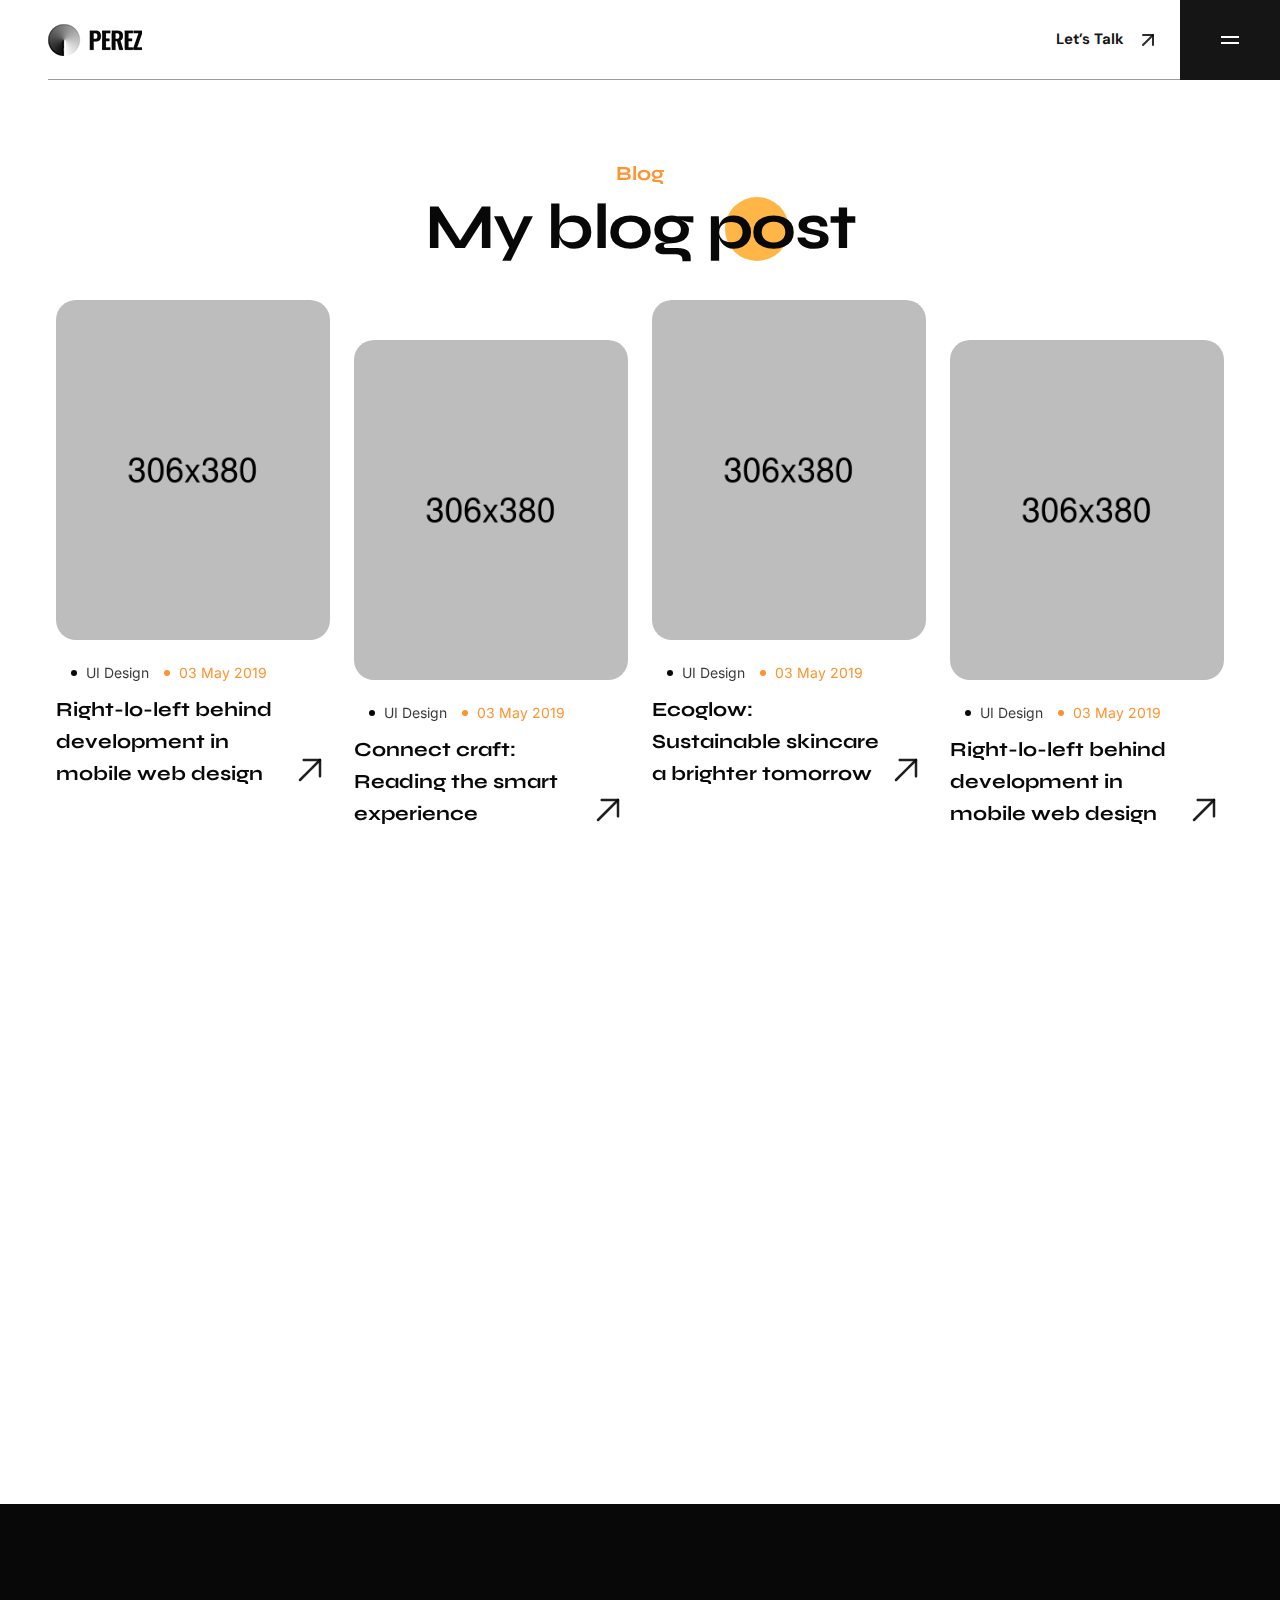
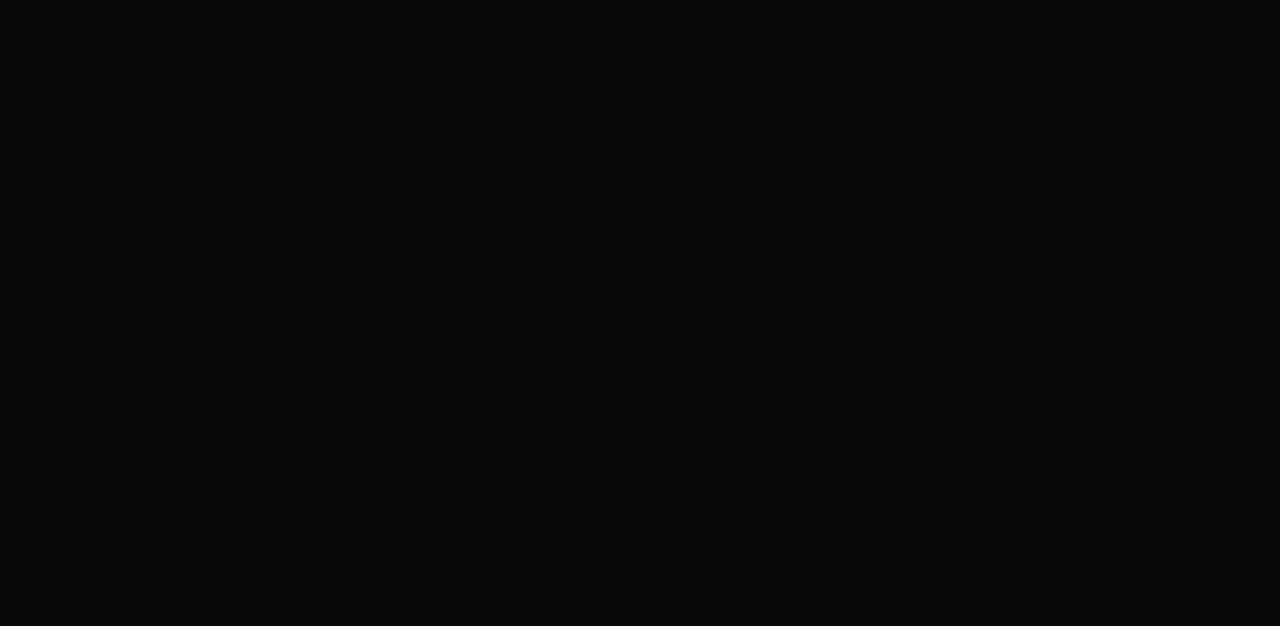
<file: blog.html>
<!DOCTYPE html>
<html class="no-js" lang="en">

<head>
    <meta charset="utf-8" />
    <meta http-equiv="x-ua-compatible" content="ie=edge" />
    <title>Perez - Tailwind CSS Personal Portfolio Template</title>
    <meta name="AdsBot-Google" content="noindex follow" />
    <meta name="description" content="Perez - Tailwind CSS Personal Portfolio Template">
    <meta name="viewport" content="width=device-width, initial-scale=1, shrink-to-fit=no" />

    <!-- Favicon -->
    <link rel="shortcut icon" type="image/x-icon" href="assets/images/favicon.png" />

    <!-- CSS (Font, Vendor, Icon, Plugins & Style CSS files) -->

    <!-- Font CSS -->

    <link rel="preconnect" href="https://fonts.googleapis.com">
    <link rel="preconnect" href="https://fonts.gstatic.com" crossorigin>
    <link href="https://fonts.googleapis.com/css2?family=DM+Sans:ital,opsz,wght@0,9..40,100;0,9..40,200;0,9..40,300;0,9..40,400;0,9..40,500;0,9..40,600;0,9..40,700;0,9..40,800;0,9..40,900;0,9..40,1000;1,9..40,100;1,9..40,200;1,9..40,300;1,9..40,400;1,9..40,500;1,9..40,600;1,9..40,700;1,9..40,800;1,9..40,900;1,9..40,1000&family=Inter:wght@100;200;300;400;500;600;700;800;900&family=Poppins:ital,wght@0,100;0,200;0,300;0,400;0,500;0,600;0,700;0,800;0,900;1,100;1,200;1,300;1,400;1,500;1,600;1,700;1,800;1,900&family=Syne:wght@400;500;600;700;800&display=swap" rel="stylesheet">

    <!-- Plugins CSS (All Plugins Files) -->
    <link rel="stylesheet" href="assets/css/plugins/aos.css" />


    <!-- Style CSS -->
    <link rel="stylesheet" href="assets/css/style.css" />

</head>

<body>
    <div class="overflow-x-hidden">
        <!-- Header start -->

        <header id="sticky-header" class="xl:pl-12 bg-white">
            <div class="flex pl-4 xl:pl-0">

                <div class="flex-1 flex items-center justify-between border-b border-black-800 border-opacity-40">

                    <a href="index.html">
                        <img src="assets/images/logo/logo.png" alt="logo">
                    </a>

                    <!-- Link Start -->
                    <a href="contact.html" class="flex items-center flex-wrap py-[6px] px-3 text-[15px] font-bold text-active leading-none mr-2 transition-all duration-300 hover:text-orange group">Let’s
                        Talk
                        <span class="inline-block ml-3 group-hover:animate-arrow-move-up">
        <svg width="24" height="24" viewBox="0 0 24 24" fill="none" xmlns="http://www.w3.org/2000/svg">
          <path d="M7 17L17 7" stroke="currentColor" stroke-opacity="0.9" stroke-width="2" stroke-linecap="round"
            stroke-linejoin="round" />
          <path d="M7 7H17V17" stroke="currentColor" stroke-opacity="0.9" stroke-width="2" stroke-linecap="round"
            stroke-linejoin="round" />
        </svg>
      </span>
                    </a>
                    <!-- Link End -->
                </div>


                <!-- Button Start -->
                <div id="offcanvas-toggle" class="flex-none bg-active flex items-center flex-wrap justify-center py-7 px-[38px] cursor-pointer">
                    <button>
                        <svg width="24" height="24" viewBox="0 0 24 24" fill="none" xmlns="http://www.w3.org/2000/svg">
                            <rect x="3" y="8" width="18" height="2" fill="white" />
                            <rect x="3" y="14" width="18" height="2" fill="white" />
                        </svg>

                    </button>
                </div>
                <!-- Button End -->

            </div>
        </header>


        <!-- offcanvas-menu start -->
        <div id="offcanvas" class="offcanvas right-0 top-0 bottom-0 z-50 transform translate-x-full fixed h-full w-[350px] md:w-[460px] transition-all ease-in-out duration-300 bg-black-800 pl-8 flex flex-wrap flex-col justify-between">
            <!-- close button start -->

            <div>
                <div class="flex flex-wrap justify-between items-center border-b border-border-white mb-[80px]">
                    <a href="index.html">
                        <img src="assets/images/logo/offcanvas-logo.png" alt="">
                    </a>
                    <button id="offcanvas-close" class="offcanvas-close bg-primary py-7 px-[38px]" aria-label="offcanvas">
                        <svg width="24" height="24" viewBox="0 0 24 24" fill="none" xmlns="http://www.w3.org/2000/svg">
                            <path fill-rule="evenodd" clip-rule="evenodd" d="M19.2803 4.71967C19.5732 5.01256 19.5732 5.48744 19.2803 5.78033L5.78033 19.2803C5.48744 19.5732 5.01256 19.5732 4.71967 19.2803C4.42678 18.9874 4.42678 18.5126 4.71967 18.2197L18.2197 4.71967C18.5126 4.42678 18.9874 4.42678 19.2803 4.71967Z" fill="white" />
                            <path fill-rule="evenodd" clip-rule="evenodd" d="M4.71967 4.71967C5.01256 4.42678 5.48744 4.42678 5.78033 4.71967L19.2803 18.2197C19.5732 18.5126 19.5732 18.9874 19.2803 19.2803C18.9874 19.5732 18.5126 19.5732 18.2197 19.2803L4.71967 5.78033C4.42678 5.48744 4.42678 5.01256 4.71967 4.71967Z" fill="white" />
                        </svg>
                    </button>
                </div>

                <!-- close button end -->

                <!-- offcanvas-menu start -->

                <nav class="offcanvas-menu mr-[40px] flex flex-wrap flex-col justify-between">
                    <ul>
                        <li class="border-b border-border-white py-4 group">
                            <a href="index.html" class="text-white text-xl font-bold font-Syne leading-none flex flex-wrap items-center justify-between hover:text-orange transition duration-300">Home
                                <span class="inline-block group-hover:animate-arrow-move-up">
              <svg width="24" height="24" viewBox="0 0 24 24" fill="none" xmlns="http://www.w3.org/2000/svg">
                <path d="M7 17L17 7" stroke="currentColor" stroke-opacity="0.9" stroke-width="2" stroke-linecap="round"
                  stroke-linejoin="round"></path>
                <path d="M7 7H17V17" stroke="currentColor" stroke-opacity="0.9" stroke-width="2" stroke-linecap="round"
                  stroke-linejoin="round"></path>
              </svg>
            </span>
                            </a>
                        </li>
                        <li class="border-b border-border-white py-4 group">
                            <a href="about.html" class="text-white text-xl font-bold font-Syne leading-none flex flex-wrap items-center justify-between hover:text-orange transition duration-300">About
                                <span class="inline-block group-hover:animate-arrow-move-up">
              <svg width="24" height="24" viewBox="0 0 24 24" fill="none" xmlns="http://www.w3.org/2000/svg">
                <path d="M7 17L17 7" stroke="currentColor" stroke-opacity="0.9" stroke-width="2" stroke-linecap="round"
                  stroke-linejoin="round"></path>
                <path d="M7 7H17V17" stroke="currentColor" stroke-opacity="0.9" stroke-width="2" stroke-linecap="round"
                  stroke-linejoin="round"></path>
              </svg>
            </span>
                            </a>

                        </li>
                        <li class="border-b border-border-white py-4 group">
                            <a href="projects.html" class="text-white text-xl font-bold font-Syne leading-none flex flex-wrap items-center justify-between hover:text-orange transition duration-300">Project
                                <span class="inline-block group-hover:animate-arrow-move-up">
              <svg width="24" height="24" viewBox="0 0 24 24" fill="none" xmlns="http://www.w3.org/2000/svg">
                <path d="M7 17L17 7" stroke="currentColor" stroke-opacity="0.9" stroke-width="2" stroke-linecap="round"
                  stroke-linejoin="round"></path>
                <path d="M7 7H17V17" stroke="currentColor" stroke-opacity="0.9" stroke-width="2" stroke-linecap="round"
                  stroke-linejoin="round"></path>
              </svg>
            </span>
                            </a>
                        </li>
                        <li class="border-b border-border-white py-4 group">
                            <a href="project-details.html" class="text-white text-xl font-bold font-Syne leading-none flex flex-wrap items-center justify-between hover:text-orange transition duration-300">Project details
                                <span class="inline-block group-hover:animate-arrow-move-up">
              <svg width="24" height="24" viewBox="0 0 24 24" fill="none" xmlns="http://www.w3.org/2000/svg">
                <path d="M7 17L17 7" stroke="currentColor" stroke-opacity="0.9" stroke-width="2" stroke-linecap="round"
                  stroke-linejoin="round"></path>
                <path d="M7 7H17V17" stroke="currentColor" stroke-opacity="0.9" stroke-width="2" stroke-linecap="round"
                  stroke-linejoin="round"></path>
              </svg>
            </span>
                            </a>
                        </li>
                        <li class="border-b border-border-white py-4 group">
                            <a href="blog.html" class="text-white text-xl font-bold font-Syne leading-none flex flex-wrap items-center justify-between hover:text-orange transition duration-300">Blog
                                <span class="inline-block group-hover:animate-arrow-move-up">
              <svg width="24" height="24" viewBox="0 0 24 24" fill="none" xmlns="http://www.w3.org/2000/svg">
                <path d="M7 17L17 7" stroke="currentColor" stroke-opacity="0.9" stroke-width="2" stroke-linecap="round"
                  stroke-linejoin="round"></path>
                <path d="M7 7H17V17" stroke="currentColor" stroke-opacity="0.9" stroke-width="2" stroke-linecap="round"
                  stroke-linejoin="round"></path>
              </svg>
            </span>
                            </a>
                        </li>
                        <li class="border-b border-border-white py-4 group">
                            <a href="blog-details.html" class="text-white text-xl font-bold font-Syne leading-none flex flex-wrap items-center justify-between hover:text-orange transition duration-300">Blog Details
                                <span class="inline-block group-hover:animate-arrow-move-up">
              <svg width="24" height="24" viewBox="0 0 24 24" fill="none" xmlns="http://www.w3.org/2000/svg">
                <path d="M7 17L17 7" stroke="currentColor" stroke-opacity="0.9" stroke-width="2" stroke-linecap="round"
                  stroke-linejoin="round"></path>
                <path d="M7 7H17V17" stroke="currentColor" stroke-opacity="0.9" stroke-width="2" stroke-linecap="round"
                  stroke-linejoin="round"></path>
              </svg>
            </span>
                            </a>
                        </li>

                        <li class="border-b border-border-white py-4 group">
                            <a href="contact.html" class="text-white text-xl font-bold font-Syne leading-none flex flex-wrap items-center justify-between hover:text-orange transition duration-300">Contact
                                <span class="inline-block group-hover:animate-arrow-move-up">
              <svg width="24" height="24" viewBox="0 0 24 24" fill="none" xmlns="http://www.w3.org/2000/svg">
                <path d="M7 17L17 7" stroke="currentColor" stroke-opacity="0.9" stroke-width="2" stroke-linecap="round"
                  stroke-linejoin="round"></path>
                <path d="M7 7H17V17" stroke="currentColor" stroke-opacity="0.9" stroke-width="2" stroke-linecap="round"
                  stroke-linejoin="round"></path>
              </svg>
            </span>
                            </a>
                        </li>

                    </ul>
                </nav>

            </div>


            <nav class="pb-10">
                <ul class="flex flex-wrap gap-x-4 items-center">
                    <li><a href="#" class="text-white transition-all duration-300 hover:text-orange">
                            <svg width="24" height="24" viewBox="0 0 24 24" fill="none" xmlns="http://www.w3.org/2000/svg">
                                <path d="M7.443 5.3501C8.082 5.3501 8.673 5.4001 9.213 5.5481C9.754 5.6471 10.197 5.8451 10.59 6.0921C10.984 6.3401 11.279 6.6861 11.475 7.1311C11.672 7.5761 11.771 8.1211 11.771 8.7141C11.771 9.4071 11.623 10.0001 11.279 10.4451C10.984 10.8911 10.492 11.2861 9.902 11.5831C10.738 11.8311 11.377 12.2761 11.771 12.8701C12.164 13.4631 12.41 14.2051 12.41 15.0461C12.41 15.7391 12.262 16.3321 12.016 16.8271C11.771 17.3221 11.377 17.7671 10.934 18.0641C10.4528 18.3824 9.92083 18.6164 9.361 18.7561C8.771 18.9051 8.181 19.0041 7.591 19.0041H1V5.3501H7.443ZM7.049 10.8901C7.59 10.8901 8.033 10.7421 8.377 10.4951C8.721 10.2481 8.869 9.8021 8.869 9.2581C8.869 8.9611 8.819 8.6651 8.721 8.4671C8.623 8.2691 8.475 8.1201 8.279 7.9721C8.082 7.8731 7.885 7.7741 7.639 7.7251C7.393 7.6751 7.148 7.6751 6.852 7.6751H4V10.8911H7.05L7.049 10.8901ZM7.197 16.7281C7.492 16.7281 7.787 16.6781 8.033 16.6291C8.279 16.5791 8.525 16.4811 8.721 16.3321C8.92138 16.1873 9.08903 16.002 9.213 15.7881C9.311 15.5411 9.41 15.2441 9.41 14.8981C9.41 14.2051 9.213 13.7111 8.82 13.3641C8.426 13.0671 7.885 12.9191 7.246 12.9191H4V16.7291L7.197 16.7281ZM16.689 16.6781C17.082 17.0741 17.672 17.2721 18.459 17.2721C19 17.2721 19.492 17.1241 19.885 16.8771C20.279 16.5801 20.525 16.2831 20.623 15.9871H23.033C22.639 17.1731 22.049 18.0141 21.263 18.5591C20.475 19.0531 19.541 19.3501 18.41 19.3501C17.6864 19.3523 16.9688 19.218 16.295 18.9541C15.6887 18.7267 15.148 18.353 14.721 17.8661C14.2643 17.4107 13.9267 16.8498 13.738 16.2331C13.492 15.5901 13.393 14.8981 13.393 14.1061C13.393 13.3641 13.492 12.6721 13.738 12.0281C13.9749 11.4085 14.3252 10.8384 14.771 10.3471C15.2201 9.88594 15.7543 9.51613 16.344 9.2581C17.0007 8.99416 17.7022 8.85969 18.41 8.8621C19.246 8.8621 19.984 9.0111 20.623 9.3571C21.263 9.7031 21.754 10.0991 22.147 10.6931C22.541 11.2371 22.837 11.8801 23.033 12.5731C23.131 13.2651 23.18 13.9581 23.131 14.7491H16C16 15.5411 16.295 16.2831 16.689 16.6791V16.6781ZM19.787 11.4841C19.443 11.1381 18.902 10.9401 18.262 10.9401C17.82 10.9401 17.475 11.0401 17.18 11.1881C16.885 11.3361 16.689 11.5341 16.492 11.7321C16.311 11.9234 16.1912 12.1643 16.148 12.4241C16.098 12.6721 16.049 12.8701 16.049 13.0671H20.475C20.377 12.3251 20.131 11.8311 19.787 11.4841ZM15.459 6.2901H20.967V7.6261H15.46V6.2901H15.459Z" fill="currentColor" fill-opacity="0.9"></path>
                            </svg>

                        </a></li>
                    <li><a href="#" class="text-white transition-all duration-300 hover:text-orange"><svg width="24" height="24" viewBox="0 0 24 24" fill="none" xmlns="http://www.w3.org/2000/svg">
                                <path d="M6.94043 5.00002C6.94017 5.53046 6.7292 6.03906 6.35394 6.41394C5.97868 6.78883 5.46986 6.99929 4.93943 6.99902C4.409 6.99876 3.90039 6.78779 3.52551 6.41253C3.15062 6.03727 2.94016 5.52846 2.94043 4.99802C2.9407 4.46759 3.15166 3.95899 3.52692 3.5841C3.90218 3.20922 4.411 2.99876 4.94143 2.99902C5.47186 2.99929 5.98047 3.21026 6.35535 3.58552C6.73024 3.96078 6.9407 4.46959 6.94043 5.00002ZM7.00043 8.48002H3.00043V21H7.00043V8.48002ZM13.3204 8.48002H9.34043V21H13.2804V14.43C13.2804 10.77 18.0504 10.43 18.0504 14.43V21H22.0004V13.07C22.0004 6.90002 14.9404 7.13002 13.2804 10.16L13.3204 8.48002Z" fill="currentColor" fill-opacity="0.9"></path>
                            </svg>
                        </a></li>
                    <li><a href="#" class="text-white transition-all duration-300 hover:text-orange"><svg width="24" height="24" viewBox="0 0 24 24" fill="none" xmlns="http://www.w3.org/2000/svg">
                                <path d="M19.989 11.572C19.907 9.99792 19.3596 8.4836 18.416 7.221C18.1285 7.53061 17.8212 7.82123 17.496 8.091C16.4969 8.92086 15.3805 9.5982 14.183 10.101C14.35 10.451 14.503 10.79 14.638 11.11V11.113C14.665 11.174 14.688 11.231 14.732 11.342L14.749 11.382C16.262 11.212 17.858 11.275 19.405 11.485C19.611 11.512 19.805 11.541 19.989 11.572ZM10.604 4.122C11.5786 5.49516 12.4772 6.92062 13.296 8.392C14.519 7.91 15.53 7.302 16.344 6.625C16.674 6.351 16.938 6.093 17.14 5.87C15.701 4.65972 13.8803 3.99733 12 4C11.524 4 11.058 4.042 10.604 4.121V4.122ZM4.253 9.997C4.93423 9.97981 5.61464 9.93878 6.293 9.874C7.93264 9.72734 9.55828 9.4525 11.155 9.052C10.3205 7.60221 9.41956 6.19171 8.455 4.825C7.42472 5.3354 6.51626 6.06141 5.79124 6.95379C5.06623 7.84617 4.54162 8.88404 4.253 9.997ZM5.783 17.035C6.25195 16.3575 6.77894 15.7221 7.358 15.136C8.812 13.646 10.528 12.486 12.514 11.846L12.576 11.828C12.411 11.464 12.256 11.139 12.1 10.833C10.264 11.368 8.33 11.702 6.403 11.875C5.463 11.96 4.62 11.997 4 12.003C3.99815 13.8356 4.62722 15.6128 5.783 17.035ZM15.004 19.415C14.6184 17.4703 14.0725 15.5607 13.372 13.706C11.372 14.433 9.776 15.496 8.543 16.764C8.0454 17.2664 7.60382 17.8213 7.226 18.419C8.60481 19.4478 10.2797 20.0025 12 20C13.0299 20.0015 14.0504 19.8035 15.005 19.417L15.004 19.415ZM16.878 18.34C18.4393 17.1398 19.5028 15.4057 19.865 13.47C19.525 13.385 19.094 13.3 18.62 13.234C17.5661 13.0823 16.4968 13.0712 15.44 13.201C16.035 14.8799 16.5154 16.5961 16.878 18.34ZM12 22C6.477 22 2 17.523 2 12C2 6.477 6.477 2 12 2C17.523 2 22 6.477 22 12C22 17.523 17.523 22 12 22Z" fill="currentColor" fill-opacity="0.9"></path>
                            </svg>
                        </a></li>
                    <li><a href="#" class="text-white transition-all duration-300 hover:text-orange"><svg width="24" height="24" viewBox="0 0 24 24" fill="none" xmlns="http://www.w3.org/2000/svg">
                                <path d="M12.001 2C6.47598 2 2.00098 6.475 2.00098 12C1.99977 14.0992 2.65958 16.1454 3.88679 17.8484C5.114 19.5515 6.84631 20.8249 8.83798 21.488C9.33798 21.575 9.52598 21.275 9.52598 21.012C9.52598 20.775 9.51298 19.988 9.51298 19.15C7.00098 19.613 6.35098 18.538 6.15098 17.975C6.03798 17.687 5.55098 16.8 5.12598 16.562C4.77598 16.375 4.27598 15.912 5.11298 15.9C5.90098 15.887 6.46298 16.625 6.65098 16.925C7.55098 18.437 8.98798 18.012 9.56298 17.75C9.65098 17.1 9.91298 16.663 10.201 16.413C7.97598 16.163 5.65098 15.3 5.65098 11.475C5.65098 10.387 6.03798 9.488 6.67598 8.788C6.57598 8.538 6.22598 7.513 6.77598 6.138C6.77598 6.138 7.61298 5.875 9.52598 7.162C10.3401 6.9364 11.1812 6.82302 12.026 6.825C12.876 6.825 13.726 6.937 14.526 7.162C16.439 5.862 17.276 6.138 17.276 6.138C17.826 7.513 17.476 8.538 17.376 8.788C18.013 9.488 18.401 10.375 18.401 11.475C18.401 15.313 16.064 16.163 13.839 16.413C14.201 16.725 14.514 17.325 14.514 18.263C14.514 19.6 14.501 20.675 14.501 21.013C14.501 21.275 14.689 21.587 15.189 21.487C17.1738 20.8166 18.8985 19.5408 20.1203 17.8389C21.3421 16.1371 21.9995 14.095 22 12C22 6.475 17.525 2 12 2H12.001Z" fill="currentColor" fill-opacity="0.9"></path>
                            </svg>
                        </a></li>

                </ul>
            </nav>
        </div>
        <!-- offcanvas-menu end -->

        <!-- Header end -->


        <!-- Blog Section Start -->
        <section class="bg-white pt-20 pb-[120px]">
            <div class="container">

                <div class="grid grid-cols-12">
                    <div class="col-span-12" data-aos="flip-down" data-aos-delay="400">
                        <div class="font-bold font-Syne text-center leading-none flex flex-wrap flex-col gap-y-2 mb-10">
                            <span class="text-orange text-xl">Blog</span>
                            <h3 class="text-black-800 text-4xl lg:text-5xl xl:text-[64px] tracking-[-1.5px]">
                                My blog <span
                                    class="relative z-[1] before:rounded-full before:bg-primary before:block before:absolute before:top-[8px] before:left-[18px] before:-z-[1] before:w-[36px] lg:before:w-[48px] xl:before:w-[64px] before:h-[36px] lg:before:h-[48px] xl:before:h-[64px]">po</span>st

                            </h3>
                        </div>
                    </div>
                </div>

                <div class="grid sm:grid-cols-2 lg:grid-cols-3 xl:grid-cols-4 gap-6">


                    <!-- Blog Item Start -->
                    <div data-aos="zoom-in-up" data-aos-delay="600">
                        <div class="rounded-[20px] overflow-hidden mb-6">
                            <img class="w-full" src="assets/images/blog/blog1.png" alt="blog image">
                        </div>
                        <div class="flex flex-wrap flex-col gap-3">
                            <ul class="flex flex-wrap text-sm font-normal font-Inter leading-tight">
                                <li class="relative z-[1] before:rounded-full before:bg-black-800 before:block before:absolute before:top-[50%] before:translate-y-[-50%] before:left-[15px] before:-z-[1] before:w-[6px] before:h-[6px] pl-[30px]">
                                    <a class="text-black-text-800" href="#">UI Design</a>
                                </li>
                                <li class="relative z-[1] before:rounded-full before:bg-orange before:block before:absolute before:top-[50%] before:translate-y-[-50%] before:left-[15px] before:-z-[1] before:w-[6px] before:h-[6px] pl-[30px]">
                                    <a class="text-orange" href="#">03 May 2019</a>
                                </li>

                            </ul>
                            <div class="flex justify-between items-end text-black-800 hover:text-orange group">
                                <h4 class="font-bold font-Syne transition-all leading-8 text-[18px] md:text-[20px] 2xl:text-[22px]">
                                    <a href="blog-details.html">Right-lo-left
                                        behind development in mobile web design</a>
                                </h4>
                                <a class="group-hover:animate-arrow-move-up" href="blog-details.html">
                                    <svg width="40" height="40" viewBox="0 0 40 40" fill="none" xmlns="http://www.w3.org/2000/svg">
                                        <path fill-rule="evenodd" clip-rule="evenodd" d="M30.8839 9.11612C31.372 9.60427 31.372 10.3957 30.8839 10.8839L10.8839 30.8839C10.3957 31.372 9.60427 31.372 9.11612 30.8839C8.62796 30.3957 8.62796 29.6043 9.11612 29.1161L29.1161 9.11612C29.6043 8.62796 30.3957 8.62796 30.8839 9.11612Z" fill="currentColor" fill-opacity="0.9" />
                                        <path fill-rule="evenodd" clip-rule="evenodd" d="M12.5 10C12.5 9.30964 13.0596 8.75 13.75 8.75H30C30.6904 8.75 31.25 9.30964 31.25 10V26.25C31.25 26.9404 30.6904 27.5 30 27.5C29.3096 27.5 28.75 26.9404 28.75 26.25V11.25H13.75C13.0596 11.25 12.5 10.6904 12.5 10Z" fill="currentColor" fill-opacity="0.9" />
                                    </svg>

                                </a>
                            </div>
                        </div>
                    </div>
                    <!-- Blog Item End -->

                    <!-- Blog Item Start -->
                    <div class="sm:mt-10" data-aos="zoom-in-up" data-aos-delay="800">
                        <div class="rounded-[20px] overflow-hidden mb-6">
                            <img class="w-full" src="assets/images/blog/blog2.png" alt="blog image">
                        </div>
                        <div class="flex flex-wrap flex-col gap-3">
                            <ul class="flex flex-wrap text-sm font-normal font-Inter leading-tight">
                                <li class="relative z-[1] before:rounded-full before:bg-black-800 before:block before:absolute before:top-[50%] before:translate-y-[-50%] before:left-[15px] before:-z-[1] before:w-[6px] before:h-[6px] pl-[30px]">
                                    <a class="text-black-text-800" href="#">UI Design</a>
                                </li>
                                <li class="relative z-[1] before:rounded-full before:bg-orange before:block before:absolute before:top-[50%] before:translate-y-[-50%] before:left-[15px] before:-z-[1] before:w-[6px] before:h-[6px] pl-[30px]">
                                    <a class="text-orange" href="#">03 May 2019</a>
                                </li>

                            </ul>
                            <div class="flex justify-between items-end text-black-800 hover:text-orange group">
                                <h4 class="font-bold font-Syne transition-all leading-8 text-[18px] md:text-[20px] 2xl:text-[22px]">
                                    <a href="blog-details.html">Connect
                                        craft: Reading
                                        the smart experience</a>
                                </h4>
                                <a class="group-hover:animate-arrow-move-up" href="blog-details.html">
                                    <svg width="40" height="40" viewBox="0 0 40 40" fill="none" xmlns="http://www.w3.org/2000/svg">
                                        <path fill-rule="evenodd" clip-rule="evenodd" d="M30.8839 9.11612C31.372 9.60427 31.372 10.3957 30.8839 10.8839L10.8839 30.8839C10.3957 31.372 9.60427 31.372 9.11612 30.8839C8.62796 30.3957 8.62796 29.6043 9.11612 29.1161L29.1161 9.11612C29.6043 8.62796 30.3957 8.62796 30.8839 9.11612Z" fill="currentColor" fill-opacity="0.9" />
                                        <path fill-rule="evenodd" clip-rule="evenodd" d="M12.5 10C12.5 9.30964 13.0596 8.75 13.75 8.75H30C30.6904 8.75 31.25 9.30964 31.25 10V26.25C31.25 26.9404 30.6904 27.5 30 27.5C29.3096 27.5 28.75 26.9404 28.75 26.25V11.25H13.75C13.0596 11.25 12.5 10.6904 12.5 10Z" fill="currentColor" fill-opacity="0.9" />
                                    </svg>

                                </a>
                            </div>
                        </div>
                    </div>
                    <!-- Blog Item End -->

                    <!-- Blog Item Start -->
                    <div data-aos="zoom-in-up" data-aos-delay="1000">
                        <div class="rounded-[20px] overflow-hidden mb-6">
                            <img class="w-full" src="assets/images/blog/blog3.png" alt="blog image">
                        </div>
                        <div class="flex flex-wrap flex-col gap-3">
                            <ul class="flex flex-wrap text-sm font-normal font-Inter leading-tight">
                                <li class="relative z-[1] before:rounded-full before:bg-black-800 before:block before:absolute before:top-[50%] before:translate-y-[-50%] before:left-[15px] before:-z-[1] before:w-[6px] before:h-[6px] pl-[30px]">
                                    <a class="text-black-text-800" href="#">UI Design</a>
                                </li>
                                <li class="relative z-[1] before:rounded-full before:bg-orange before:block before:absolute before:top-[50%] before:translate-y-[-50%] before:left-[15px] before:-z-[1] before:w-[6px] before:h-[6px] pl-[30px]">
                                    <a class="text-orange" href="#">03 May 2019</a>
                                </li>

                            </ul>
                            <div class="flex justify-between items-end text-black-800 hover:text-orange group">
                                <h4 class="font-bold font-Syne transition-all leading-8 text-[18px] md:text-[20px] 2xl:text-[22px]">
                                    <a href="blog-details.html">Ecoglow: Sustainable
                                        skincare a brighter tomorrow</a>
                                </h4>
                                <a class="group-hover:animate-arrow-move-up" href="blog-details.html">
                                    <svg width="40" height="40" viewBox="0 0 40 40" fill="none" xmlns="http://www.w3.org/2000/svg">
                                        <path fill-rule="evenodd" clip-rule="evenodd" d="M30.8839 9.11612C31.372 9.60427 31.372 10.3957 30.8839 10.8839L10.8839 30.8839C10.3957 31.372 9.60427 31.372 9.11612 30.8839C8.62796 30.3957 8.62796 29.6043 9.11612 29.1161L29.1161 9.11612C29.6043 8.62796 30.3957 8.62796 30.8839 9.11612Z" fill="currentColor" fill-opacity="0.9" />
                                        <path fill-rule="evenodd" clip-rule="evenodd" d="M12.5 10C12.5 9.30964 13.0596 8.75 13.75 8.75H30C30.6904 8.75 31.25 9.30964 31.25 10V26.25C31.25 26.9404 30.6904 27.5 30 27.5C29.3096 27.5 28.75 26.9404 28.75 26.25V11.25H13.75C13.0596 11.25 12.5 10.6904 12.5 10Z" fill="currentColor" fill-opacity="0.9" />
                                    </svg>

                                </a>
                            </div>
                        </div>
                    </div>
                    <!-- Blog Item End -->

                    <!-- Blog Item Start -->
                    <div class="sm:mt-10" data-aos="zoom-in-up" data-aos-delay="1200">
                        <div class="rounded-[20px] overflow-hidden mb-6">
                            <img class="w-full" src="assets/images/blog/blog4.png" alt="blog image">
                        </div>
                        <div class="flex flex-wrap flex-col gap-3">
                            <ul class="flex flex-wrap text-sm font-normal font-Inter leading-tight">
                                <li class="relative z-[1] before:rounded-full before:bg-black-800 before:block before:absolute before:top-[50%] before:translate-y-[-50%] before:left-[15px] before:-z-[1] before:w-[6px] before:h-[6px] pl-[30px]">
                                    <a class="text-black-text-800" href="#">UI Design</a>
                                </li>
                                <li class="relative z-[1] before:rounded-full before:bg-orange before:block before:absolute before:top-[50%] before:translate-y-[-50%] before:left-[15px] before:-z-[1] before:w-[6px] before:h-[6px] pl-[30px]">
                                    <a class="text-orange" href="#">03 May 2019</a>
                                </li>

                            </ul>
                            <div class="flex justify-between items-end text-black-800 hover:text-orange group">
                                <h4 class="font-bold font-Syne transition-all leading-8 text-[18px] md:text-[20px] 2xl:text-[22px]">
                                    <a href="blog-details.html">Right-lo-left behind
                                        development in mobile web design</a>
                                </h4>
                                <a class="group-hover:animate-arrow-move-up" href="blog-details.html">
                                    <svg width="40" height="40" viewBox="0 0 40 40" fill="none" xmlns="http://www.w3.org/2000/svg">
                                        <path fill-rule="evenodd" clip-rule="evenodd" d="M30.8839 9.11612C31.372 9.60427 31.372 10.3957 30.8839 10.8839L10.8839 30.8839C10.3957 31.372 9.60427 31.372 9.11612 30.8839C8.62796 30.3957 8.62796 29.6043 9.11612 29.1161L29.1161 9.11612C29.6043 8.62796 30.3957 8.62796 30.8839 9.11612Z" fill="currentColor" fill-opacity="0.9" />
                                        <path fill-rule="evenodd" clip-rule="evenodd" d="M12.5 10C12.5 9.30964 13.0596 8.75 13.75 8.75H30C30.6904 8.75 31.25 9.30964 31.25 10V26.25C31.25 26.9404 30.6904 27.5 30 27.5C29.3096 27.5 28.75 26.9404 28.75 26.25V11.25H13.75C13.0596 11.25 12.5 10.6904 12.5 10Z" fill="currentColor" fill-opacity="0.9" />
                                    </svg>

                                </a>
                            </div>
                        </div>
                    </div>
                    <!-- Blog Item End -->

                    <!-- Blog Item Start -->
                    <div data-aos="zoom-in-up" data-aos-delay="400">
                        <div class="rounded-[20px] overflow-hidden mb-6">
                            <img class="w-full" src="assets/images/blog/blog1.png" alt="blog image">
                        </div>
                        <div class="flex flex-wrap flex-col gap-3">
                            <ul class="flex flex-wrap text-sm font-normal font-Inter leading-tight">
                                <li class="relative z-[1] before:rounded-full before:bg-black-800 before:block before:absolute before:top-[50%] before:translate-y-[-50%] before:left-[15px] before:-z-[1] before:w-[6px] before:h-[6px] pl-[30px]">
                                    <a class="text-black-text-800" href="#">UI Design</a>
                                </li>
                                <li class="relative z-[1] before:rounded-full before:bg-orange before:block before:absolute before:top-[50%] before:translate-y-[-50%] before:left-[15px] before:-z-[1] before:w-[6px] before:h-[6px] pl-[30px]">
                                    <a class="text-orange" href="#">03 May 2019</a>
                                </li>

                            </ul>
                            <div class="flex justify-between items-end text-black-800 hover:text-orange group">
                                <h4 class="font-bold font-Syne transition-all leading-8 text-[18px] md:text-[20px] 2xl:text-[22px]">
                                    <a href="blog-details.html">Right-lo-left
                                        behind development in mobile web design</a>
                                </h4>
                                <a class="group-hover:animate-arrow-move-up" href="blog-details.html">
                                    <svg width="40" height="40" viewBox="0 0 40 40" fill="none" xmlns="http://www.w3.org/2000/svg">
                                        <path fill-rule="evenodd" clip-rule="evenodd" d="M30.8839 9.11612C31.372 9.60427 31.372 10.3957 30.8839 10.8839L10.8839 30.8839C10.3957 31.372 9.60427 31.372 9.11612 30.8839C8.62796 30.3957 8.62796 29.6043 9.11612 29.1161L29.1161 9.11612C29.6043 8.62796 30.3957 8.62796 30.8839 9.11612Z" fill="currentColor" fill-opacity="0.9" />
                                        <path fill-rule="evenodd" clip-rule="evenodd" d="M12.5 10C12.5 9.30964 13.0596 8.75 13.75 8.75H30C30.6904 8.75 31.25 9.30964 31.25 10V26.25C31.25 26.9404 30.6904 27.5 30 27.5C29.3096 27.5 28.75 26.9404 28.75 26.25V11.25H13.75C13.0596 11.25 12.5 10.6904 12.5 10Z" fill="currentColor" fill-opacity="0.9" />
                                    </svg>

                                </a>
                            </div>
                        </div>
                    </div>
                    <!-- Blog Item End -->

                    <!-- Blog Item Start -->
                    <div class="sm:mt-10" data-aos="zoom-in-up" data-aos-delay="600">
                        <div class="rounded-[20px] overflow-hidden mb-6">
                            <img class="w-full" src="assets/images/blog/blog2.png" alt="blog image">
                        </div>
                        <div class="flex flex-wrap flex-col gap-3">
                            <ul class="flex flex-wrap text-sm font-normal font-Inter leading-tight">
                                <li class="relative z-[1] before:rounded-full before:bg-black-800 before:block before:absolute before:top-[50%] before:translate-y-[-50%] before:left-[15px] before:-z-[1] before:w-[6px] before:h-[6px] pl-[30px]">
                                    <a class="text-black-text-800" href="#">UI Design</a>
                                </li>
                                <li class="relative z-[1] before:rounded-full before:bg-orange before:block before:absolute before:top-[50%] before:translate-y-[-50%] before:left-[15px] before:-z-[1] before:w-[6px] before:h-[6px] pl-[30px]">
                                    <a class="text-orange" href="#">03 May 2019</a>
                                </li>

                            </ul>
                            <div class="flex justify-between items-end text-black-800 hover:text-orange group">
                                <h4 class="font-bold font-Syne transition-all leading-8 text-[18px] md:text-[20px] 2xl:text-[22px]">
                                    <a href="blog-details.html">Connect
                                        craft: Reading
                                        the smart experience</a>
                                </h4>
                                <a class="group-hover:animate-arrow-move-up" href="blog-details.html">
                                    <svg width="40" height="40" viewBox="0 0 40 40" fill="none" xmlns="http://www.w3.org/2000/svg">
                                        <path fill-rule="evenodd" clip-rule="evenodd" d="M30.8839 9.11612C31.372 9.60427 31.372 10.3957 30.8839 10.8839L10.8839 30.8839C10.3957 31.372 9.60427 31.372 9.11612 30.8839C8.62796 30.3957 8.62796 29.6043 9.11612 29.1161L29.1161 9.11612C29.6043 8.62796 30.3957 8.62796 30.8839 9.11612Z" fill="currentColor" fill-opacity="0.9" />
                                        <path fill-rule="evenodd" clip-rule="evenodd" d="M12.5 10C12.5 9.30964 13.0596 8.75 13.75 8.75H30C30.6904 8.75 31.25 9.30964 31.25 10V26.25C31.25 26.9404 30.6904 27.5 30 27.5C29.3096 27.5 28.75 26.9404 28.75 26.25V11.25H13.75C13.0596 11.25 12.5 10.6904 12.5 10Z" fill="currentColor" fill-opacity="0.9" />
                                    </svg>

                                </a>
                            </div>
                        </div>
                    </div>
                    <!-- Blog Item End -->

                    <!-- Blog Item Start -->
                    <div data-aos="zoom-in-up" data-aos-delay="800">
                        <div class="rounded-[20px] overflow-hidden mb-6">
                            <img class="w-full" src="assets/images/blog/blog3.png" alt="blog image">
                        </div>
                        <div class="flex flex-wrap flex-col gap-3">
                            <ul class="flex flex-wrap text-sm font-normal font-Inter leading-tight">
                                <li class="relative z-[1] before:rounded-full before:bg-black-800 before:block before:absolute before:top-[50%] before:translate-y-[-50%] before:left-[15px] before:-z-[1] before:w-[6px] before:h-[6px] pl-[30px]">
                                    <a class="text-black-text-800" href="#">UI Design</a>
                                </li>
                                <li class="relative z-[1] before:rounded-full before:bg-orange before:block before:absolute before:top-[50%] before:translate-y-[-50%] before:left-[15px] before:-z-[1] before:w-[6px] before:h-[6px] pl-[30px]">
                                    <a class="text-orange" href="#">03 May 2019</a>
                                </li>

                            </ul>
                            <div class="flex justify-between items-end text-black-800 hover:text-orange group">
                                <h4 class="font-bold font-Syne transition-all leading-8 text-[18px] md:text-[20px] 2xl:text-[22px]">
                                    <a href="blog-details.html">Ecoglow: Sustainable
                                        skincare a brighter tomorrow</a>
                                </h4>
                                <a class="group-hover:animate-arrow-move-up" href="blog-details.html">
                                    <svg width="40" height="40" viewBox="0 0 40 40" fill="none" xmlns="http://www.w3.org/2000/svg">
                                        <path fill-rule="evenodd" clip-rule="evenodd" d="M30.8839 9.11612C31.372 9.60427 31.372 10.3957 30.8839 10.8839L10.8839 30.8839C10.3957 31.372 9.60427 31.372 9.11612 30.8839C8.62796 30.3957 8.62796 29.6043 9.11612 29.1161L29.1161 9.11612C29.6043 8.62796 30.3957 8.62796 30.8839 9.11612Z" fill="currentColor" fill-opacity="0.9" />
                                        <path fill-rule="evenodd" clip-rule="evenodd" d="M12.5 10C12.5 9.30964 13.0596 8.75 13.75 8.75H30C30.6904 8.75 31.25 9.30964 31.25 10V26.25C31.25 26.9404 30.6904 27.5 30 27.5C29.3096 27.5 28.75 26.9404 28.75 26.25V11.25H13.75C13.0596 11.25 12.5 10.6904 12.5 10Z" fill="currentColor" fill-opacity="0.9" />
                                    </svg>

                                </a>
                            </div>
                        </div>
                    </div>
                    <!-- Blog Item End -->

                    <!-- Blog Item Start -->
                    <div class="sm:mt-10" data-aos="zoom-in-up" data-aos-delay="1000">
                        <div class="rounded-[20px] overflow-hidden mb-6">
                            <img class="w-full" src="assets/images/blog/blog4.png" alt="blog image">
                        </div>
                        <div class="flex flex-wrap flex-col gap-3">
                            <ul class="flex flex-wrap text-sm font-normal font-Inter leading-tight">
                                <li class="relative z-[1] before:rounded-full before:bg-black-800 before:block before:absolute before:top-[50%] before:translate-y-[-50%] before:left-[15px] before:-z-[1] before:w-[6px] before:h-[6px] pl-[30px]">
                                    <a class="text-black-text-800" href="#">UI Design</a>
                                </li>
                                <li class="relative z-[1] before:rounded-full before:bg-orange before:block before:absolute before:top-[50%] before:translate-y-[-50%] before:left-[15px] before:-z-[1] before:w-[6px] before:h-[6px] pl-[30px]">
                                    <a class="text-orange" href="#">03 May 2019</a>
                                </li>

                            </ul>
                            <div class="flex justify-between items-end text-black-800 hover:text-orange group">
                                <h4 class="font-bold font-Syne transition-all leading-8 text-[18px] md:text-[20px] 2xl:text-[22px]">
                                    <a href="blog-details.html">Right-lo-left behind
                                        development in mobile web design</a>
                                </h4>
                                <a class="group-hover:animate-arrow-move-up" href="blog-details.html">
                                    <svg width="40" height="40" viewBox="0 0 40 40" fill="none" xmlns="http://www.w3.org/2000/svg">
                                        <path fill-rule="evenodd" clip-rule="evenodd" d="M30.8839 9.11612C31.372 9.60427 31.372 10.3957 30.8839 10.8839L10.8839 30.8839C10.3957 31.372 9.60427 31.372 9.11612 30.8839C8.62796 30.3957 8.62796 29.6043 9.11612 29.1161L29.1161 9.11612C29.6043 8.62796 30.3957 8.62796 30.8839 9.11612Z" fill="currentColor" fill-opacity="0.9" />
                                        <path fill-rule="evenodd" clip-rule="evenodd" d="M12.5 10C12.5 9.30964 13.0596 8.75 13.75 8.75H30C30.6904 8.75 31.25 9.30964 31.25 10V26.25C31.25 26.9404 30.6904 27.5 30 27.5C29.3096 27.5 28.75 26.9404 28.75 26.25V11.25H13.75C13.0596 11.25 12.5 10.6904 12.5 10Z" fill="currentColor" fill-opacity="0.9" />
                                    </svg>

                                </a>
                            </div>
                        </div>
                    </div>
                    <!-- Blog Item End -->

                </div>

            </div>
        </section>
        <!-- Blog Section End -->


        <!-- Footer Start -->
        <footer class="footer bg-black-800 pt-[80px] lg:pt-[100px] xl:pt-[120px] pb-[60px]">
            <div class="container">
                <div class="overflow-x-hidden" data-aos="flip-down">
                    <div class="grid md:grid-cols-2 lg:grid-cols-3 gap-5 lg:gap-6">
                        <div class="pt-12">
                            <h3 class="text-white font-Syne font-bold text-4xl lg:text-5xl xl:text-[64px] tracking-[-1.5px]"><span
                    class="relative z-[1] before:rounded-full before:bg-primary before:block before:absolute before:top-[8px] before:left-[0] before:-z-[1] before:w-[36px] lg:before:w-[48px] xl:before:w-[60px] before:h-[36px] lg:before:h-[48px] xl:before:h-[60px]">Le</span>
                                t’s work together</h3>
                            <div class="flex flex-wrap items-center mt-10">
                                <span class="text-xl font-bold font-Syne text-white">Based in Germany |</span>
                                <div class="ml-5 md:ml-[5px] lg:ml-0 xl:ml-[16px] 2xl:ml-5">
                                    <ul class="flex flex-wrap gap-x-4 items-center">
                                        <li><a href="#" class="text-white hover:text-orange">
                                                <svg width="24" height="24" viewBox="0 0 24 24" fill="none" xmlns="http://www.w3.org/2000/svg">
                                                    <path d="M7.443 5.3501C8.082 5.3501 8.673 5.4001 9.213 5.5481C9.754 5.6471 10.197 5.8451 10.59 6.0921C10.984 6.3401 11.279 6.6861 11.475 7.1311C11.672 7.5761 11.771 8.1211 11.771 8.7141C11.771 9.4071 11.623 10.0001 11.279 10.4451C10.984 10.8911 10.492 11.2861 9.902 11.5831C10.738 11.8311 11.377 12.2761 11.771 12.8701C12.164 13.4631 12.41 14.2051 12.41 15.0461C12.41 15.7391 12.262 16.3321 12.016 16.8271C11.771 17.3221 11.377 17.7671 10.934 18.0641C10.4528 18.3824 9.92083 18.6164 9.361 18.7561C8.771 18.9051 8.181 19.0041 7.591 19.0041H1V5.3501H7.443ZM7.049 10.8901C7.59 10.8901 8.033 10.7421 8.377 10.4951C8.721 10.2481 8.869 9.8021 8.869 9.2581C8.869 8.9611 8.819 8.6651 8.721 8.4671C8.623 8.2691 8.475 8.1201 8.279 7.9721C8.082 7.8731 7.885 7.7741 7.639 7.7251C7.393 7.6751 7.148 7.6751 6.852 7.6751H4V10.8911H7.05L7.049 10.8901ZM7.197 16.7281C7.492 16.7281 7.787 16.6781 8.033 16.6291C8.279 16.5791 8.525 16.4811 8.721 16.3321C8.92138 16.1873 9.08903 16.002 9.213 15.7881C9.311 15.5411 9.41 15.2441 9.41 14.8981C9.41 14.2051 9.213 13.7111 8.82 13.3641C8.426 13.0671 7.885 12.9191 7.246 12.9191H4V16.7291L7.197 16.7281ZM16.689 16.6781C17.082 17.0741 17.672 17.2721 18.459 17.2721C19 17.2721 19.492 17.1241 19.885 16.8771C20.279 16.5801 20.525 16.2831 20.623 15.9871H23.033C22.639 17.1731 22.049 18.0141 21.263 18.5591C20.475 19.0531 19.541 19.3501 18.41 19.3501C17.6864 19.3523 16.9688 19.218 16.295 18.9541C15.6887 18.7267 15.148 18.353 14.721 17.8661C14.2643 17.4107 13.9267 16.8498 13.738 16.2331C13.492 15.5901 13.393 14.8981 13.393 14.1061C13.393 13.3641 13.492 12.6721 13.738 12.0281C13.9749 11.4085 14.3252 10.8384 14.771 10.3471C15.2201 9.88594 15.7543 9.51613 16.344 9.2581C17.0007 8.99416 17.7022 8.85969 18.41 8.8621C19.246 8.8621 19.984 9.0111 20.623 9.3571C21.263 9.7031 21.754 10.0991 22.147 10.6931C22.541 11.2371 22.837 11.8801 23.033 12.5731C23.131 13.2651 23.18 13.9581 23.131 14.7491H16C16 15.5411 16.295 16.2831 16.689 16.6791V16.6781ZM19.787 11.4841C19.443 11.1381 18.902 10.9401 18.262 10.9401C17.82 10.9401 17.475 11.0401 17.18 11.1881C16.885 11.3361 16.689 11.5341 16.492 11.7321C16.311 11.9234 16.1912 12.1643 16.148 12.4241C16.098 12.6721 16.049 12.8701 16.049 13.0671H20.475C20.377 12.3251 20.131 11.8311 19.787 11.4841ZM15.459 6.2901H20.967V7.6261H15.46V6.2901H15.459Z" fill="currentColor" fill-opacity="0.9"></path>
                                                </svg>

                                            </a></li>
                                        <li><a href="#" class="text-white hover:text-orange"><svg width="24" height="24" viewBox="0 0 24 24" fill="none" xmlns="http://www.w3.org/2000/svg">
                                                    <path d="M6.94043 5.00002C6.94017 5.53046 6.7292 6.03906 6.35394 6.41394C5.97868 6.78883 5.46986 6.99929 4.93943 6.99902C4.409 6.99876 3.90039 6.78779 3.52551 6.41253C3.15062 6.03727 2.94016 5.52846 2.94043 4.99802C2.9407 4.46759 3.15166 3.95899 3.52692 3.5841C3.90218 3.20922 4.411 2.99876 4.94143 2.99902C5.47186 2.99929 5.98047 3.21026 6.35535 3.58552C6.73024 3.96078 6.9407 4.46959 6.94043 5.00002ZM7.00043 8.48002H3.00043V21H7.00043V8.48002ZM13.3204 8.48002H9.34043V21H13.2804V14.43C13.2804 10.77 18.0504 10.43 18.0504 14.43V21H22.0004V13.07C22.0004 6.90002 14.9404 7.13002 13.2804 10.16L13.3204 8.48002Z" fill="currentColor" fill-opacity="0.9"></path>
                                                </svg>
                                            </a></li>
                                        <li><a href="#" class="text-white hover:text-orange"><svg width="24" height="24" viewBox="0 0 24 24" fill="none" xmlns="http://www.w3.org/2000/svg">
                                                    <path d="M19.989 11.572C19.907 9.99792 19.3596 8.4836 18.416 7.221C18.1285 7.53061 17.8212 7.82123 17.496 8.091C16.4969 8.92086 15.3805 9.5982 14.183 10.101C14.35 10.451 14.503 10.79 14.638 11.11V11.113C14.665 11.174 14.688 11.231 14.732 11.342L14.749 11.382C16.262 11.212 17.858 11.275 19.405 11.485C19.611 11.512 19.805 11.541 19.989 11.572ZM10.604 4.122C11.5786 5.49516 12.4772 6.92062 13.296 8.392C14.519 7.91 15.53 7.302 16.344 6.625C16.674 6.351 16.938 6.093 17.14 5.87C15.701 4.65972 13.8803 3.99733 12 4C11.524 4 11.058 4.042 10.604 4.121V4.122ZM4.253 9.997C4.93423 9.97981 5.61464 9.93878 6.293 9.874C7.93264 9.72734 9.55828 9.4525 11.155 9.052C10.3205 7.60221 9.41956 6.19171 8.455 4.825C7.42472 5.3354 6.51626 6.06141 5.79124 6.95379C5.06623 7.84617 4.54162 8.88404 4.253 9.997ZM5.783 17.035C6.25195 16.3575 6.77894 15.7221 7.358 15.136C8.812 13.646 10.528 12.486 12.514 11.846L12.576 11.828C12.411 11.464 12.256 11.139 12.1 10.833C10.264 11.368 8.33 11.702 6.403 11.875C5.463 11.96 4.62 11.997 4 12.003C3.99815 13.8356 4.62722 15.6128 5.783 17.035ZM15.004 19.415C14.6184 17.4703 14.0725 15.5607 13.372 13.706C11.372 14.433 9.776 15.496 8.543 16.764C8.0454 17.2664 7.60382 17.8213 7.226 18.419C8.60481 19.4478 10.2797 20.0025 12 20C13.0299 20.0015 14.0504 19.8035 15.005 19.417L15.004 19.415ZM16.878 18.34C18.4393 17.1398 19.5028 15.4057 19.865 13.47C19.525 13.385 19.094 13.3 18.62 13.234C17.5661 13.0823 16.4968 13.0712 15.44 13.201C16.035 14.8799 16.5154 16.5961 16.878 18.34ZM12 22C6.477 22 2 17.523 2 12C2 6.477 6.477 2 12 2C17.523 2 22 6.477 22 12C22 17.523 17.523 22 12 22Z" fill="currentColor" fill-opacity="0.9"></path>
                                                </svg>
                                            </a></li>
                                        <li><a href="#" class="text-white hover:text-orange"><svg width="24" height="24" viewBox="0 0 24 24" fill="none" xmlns="http://www.w3.org/2000/svg">
                                                    <path d="M12.001 2C6.47598 2 2.00098 6.475 2.00098 12C1.99977 14.0992 2.65958 16.1454 3.88679 17.8484C5.114 19.5515 6.84631 20.8249 8.83798 21.488C9.33798 21.575 9.52598 21.275 9.52598 21.012C9.52598 20.775 9.51298 19.988 9.51298 19.15C7.00098 19.613 6.35098 18.538 6.15098 17.975C6.03798 17.687 5.55098 16.8 5.12598 16.562C4.77598 16.375 4.27598 15.912 5.11298 15.9C5.90098 15.887 6.46298 16.625 6.65098 16.925C7.55098 18.437 8.98798 18.012 9.56298 17.75C9.65098 17.1 9.91298 16.663 10.201 16.413C7.97598 16.163 5.65098 15.3 5.65098 11.475C5.65098 10.387 6.03798 9.488 6.67598 8.788C6.57598 8.538 6.22598 7.513 6.77598 6.138C6.77598 6.138 7.61298 5.875 9.52598 7.162C10.3401 6.9364 11.1812 6.82302 12.026 6.825C12.876 6.825 13.726 6.937 14.526 7.162C16.439 5.862 17.276 6.138 17.276 6.138C17.826 7.513 17.476 8.538 17.376 8.788C18.013 9.488 18.401 10.375 18.401 11.475C18.401 15.313 16.064 16.163 13.839 16.413C14.201 16.725 14.514 17.325 14.514 18.263C14.514 19.6 14.501 20.675 14.501 21.013C14.501 21.275 14.689 21.587 15.189 21.487C17.1738 20.8166 18.8985 19.5408 20.1203 17.8389C21.3421 16.1371 21.9995 14.095 22 12C22 6.475 17.525 2 12 2H12.001Z" fill="currentColor" fill-opacity="0.9"></path>
                                                </svg>
                                            </a></li>

                                    </ul>
                                </div>
                            </div>
                        </div>

                        <div class="py-9 px-7 border-border-white border rounded-2xl flex flex-col justify-between group">
                            <h3 class="text-xl font-bold font-Syne text-white">Looking for a hectic designer?</h3>
                            <div class="flex justify-between items-center">
                                <p class="text-2xl font-bold font-Syne leading-none text-orange ">hello@henry.com</p>
                                <a href="#" class="text-white group-hover:animate-arrow-move-up group-hover:text-orange">
                                    <svg width="40" height="40" viewBox="0 0 40 40" fill="none" xmlns="http://www.w3.org/2000/svg">
                                        <path d="M11.6667 28.3334L28.3334 11.6667" stroke="currentColor" stroke-width="1.5" stroke-linecap="round" stroke-linejoin="round" />
                                        <path d="M11.6667 11.6667H28.3334V28.3334" stroke="currentColor" stroke-width="1.5" stroke-linecap="round" stroke-linejoin="round" />
                                    </svg>

                                </a>
                            </div>
                        </div>

                        <div class="py-9 px-7 border-border-white border rounded-2xl flex flex-col justify-between group">
                            <h3 class="text-xl font-bold font-Syne text-white">Want a more in-depth look at my history?</h3>
                            <div class="flex justify-between items-center">
                                <p class="text-2xl font-bold font-Syne leading-none text-orange">+598 6879 9874</p>
                                <a href="#" class="text-white group-hover:animate-arrow-move-up group-hover:text-orange">
                                    <svg width="40" height="40" viewBox="0 0 40 40" fill="none" xmlns="http://www.w3.org/2000/svg">
                                        <path d="M11.6667 28.3334L28.3334 11.6667" stroke="currentColor" stroke-width="1.5" stroke-linecap="round" stroke-linejoin="round" />
                                        <path d="M11.6667 11.6667H28.3334V28.3334" stroke="currentColor" stroke-width="1.5" stroke-linecap="round" stroke-linejoin="round" />
                                    </svg>

                                </a>
                            </div>
                        </div>

                    </div>

                    <div class="grid grid-cols-1 gap-6">
                        <div class="py-[72px]">
                            <svg class="w-full" width="1281" height="77" viewBox="0 0 1281 77" fill="none" xmlns="http://www.w3.org/2000/svg">
                                <path d="M95.28 67.88H77.28L142.8 0.199951H172.8V77H142.8V24.68L151.8 28.4L104.4 77H68.4L20.88 28.52L30 24.8V77H0V0.199951H30L95.28 67.88Z" fill="#FFE9D9" />
                                <path d="M199.289 65.36V47.36H281.369V65.36H199.289ZM172.409 77L223.889 0.199951H257.249L309.209 77H276.209L231.689 8.23995H249.569L205.409 77H172.409Z" fill="#FFE9D9" />
                                <path d="M308.828 77V0.199951H401.588C408.868 0.199951 415.388 1.03995 421.148 2.71995C426.988 4.31995 431.588 7.03995 434.948 10.88C438.388 14.72 440.108 19.96 440.108 26.6C440.108 31 439.308 34.64 437.708 37.52C436.108 40.4 433.908 42.64 431.108 44.24C428.308 45.84 425.108 47 421.508 47.72C417.908 48.44 414.148 48.88 410.228 49.04L401.468 47.36C410.988 47.44 418.308 47.84 423.428 48.56C428.628 49.28 432.228 50.6 434.228 52.52C436.308 54.36 437.348 57.04 437.348 60.56V77H407.348V64.16C407.348 61.76 406.868 59.96 405.908 58.76C405.028 57.48 403.028 56.6 399.908 56.12C396.868 55.64 392.148 55.4 385.748 55.4H338.828V77H308.828ZM338.828 35.36H401.588C403.988 35.36 405.988 34.96 407.588 34.16C409.268 33.36 410.108 31.84 410.108 29.6C410.108 27.52 409.268 26.12 407.588 25.4C405.988 24.6 403.988 24.2 401.588 24.2H338.828V35.36Z" fill="#FFE9D9" />
                                <path d="M510.679 39.2V32.48L579.919 77H535.279L476.479 36.2L530.719 0.199951H573.439L510.679 39.2ZM446.719 0.199951H476.719V77H446.719V0.199951Z" fill="#FFE9D9" />
                                <path d="M635.328 26.72H719.808V49.52H635.328V26.72ZM716.448 0.199951H746.448V77H716.448V0.199951ZM609.648 0.199951H639.648V77H609.648V0.199951Z" fill="#FFE9D9" />
                                <path d="M783.281 44.6V54.2H874.481V77H753.281V0.199951H874.241V23H783.281V32.6H857.681V44.6H783.281Z" fill="#FFE9D9" />
                                <path d="M1000.4 53.48L989.239 59.84V0.199951H1019.24V77H989.239L898.879 24.68L910.039 18.2V77H880.039V0.199951H910.039L1000.4 53.48Z" fill="#FFE9D9" />
                                <path d="M1026.02 77V0.199951H1118.78C1126.06 0.199951 1132.58 1.03995 1138.34 2.71995C1144.18 4.31995 1148.78 7.03995 1152.14 10.88C1155.58 14.72 1157.3 19.96 1157.3 26.6C1157.3 31 1156.5 34.64 1154.9 37.52C1153.3 40.4 1151.1 42.64 1148.3 44.24C1145.5 45.84 1142.3 47 1138.7 47.72C1135.1 48.44 1131.34 48.88 1127.42 49.04L1118.66 47.36C1128.18 47.44 1135.5 47.84 1140.62 48.56C1145.82 49.28 1149.42 50.6 1151.42 52.52C1153.5 54.36 1154.54 57.04 1154.54 60.56V77H1124.54V64.16C1124.54 61.76 1124.06 59.96 1123.1 58.76C1122.22 57.48 1120.22 56.6 1117.1 56.12C1114.06 55.64 1109.34 55.4 1102.94 55.4H1056.02V77H1026.02ZM1056.02 35.36H1118.78C1121.18 35.36 1123.18 34.96 1124.78 34.16C1126.46 33.36 1127.3 31.84 1127.3 29.6C1127.3 27.52 1126.46 26.12 1124.78 25.4C1123.18 24.6 1121.18 24.2 1118.78 24.2H1056.02V35.36Z" fill="#FFE9D9" />
                                <path d="M1280.96 0.199951L1232.36 57.44V77H1202.36V57.44L1153.76 0.199951H1189.16L1228.64 50H1206.44L1245.56 0.199951H1280.96Z" fill="#FFE9D9" />
                            </svg>
                        </div>

                    </div>


                    <div class="border-t border-border-white pt-6 ">
                        <div class="grid grid-cols-12">

                            <div class="col-span-12 sm:col-span-8 order-last sm:order-first">
                                <p class="text-white text-lg font-normal font-sans leading-7">©2023 Mark Henry, All Rights Reserved
                                </p>
                            </div>
                            <div class="col-span-12 sm:col-span-4 order-first sm:order-last">
                                <div class="flex justify-end mb-2 sm:mb-0">
                                    <a id="scrollUp" class="flex flex-wrap items-center gap-2 group" href="#" aria-label="scroll up">
                                        <span
                            class="text-white text-lg font-normal font-sans leading-7 transition-all group-hover:text-orange">Back
                            to
                            Top</span>
                                        <svg width="24" height="24" viewBox="0 0 24 24" fill="none" xmlns="http://www.w3.org/2000/svg">
                                            <path d="M12 19V5" stroke="#FFB646" stroke-width="2" stroke-linecap="round" stroke-linejoin="round" />
                                            <path d="M19 12L12 5L5 12" stroke="#FFB646" stroke-width="2" stroke-linecap="round" stroke-linejoin="round" />
                                        </svg>

                                    </a>
                                </div>
                            </div>
                        </div>
                    </div>


                </div>
            </div>
        </footer>
        <!-- Footer End -->
    </div>


    <!-- Vendors JS -->
    <script src="assets/js/vendor/modernizr-3.11.7.min.js"></script>
    <script src="assets/js/vendor/jquery-3.6.0.min.js"></script>
    <script src="assets/js/vendor/jquery-migrate-3.3.2.min.js"></script>
    <!-- Plugins JS -->
    <script src="assets/js/plugins/aos.js">
    </script>



    <!-- Activation JS -->
    <script src="assets/js/main.js"></script>

</body>

</html>
</file>
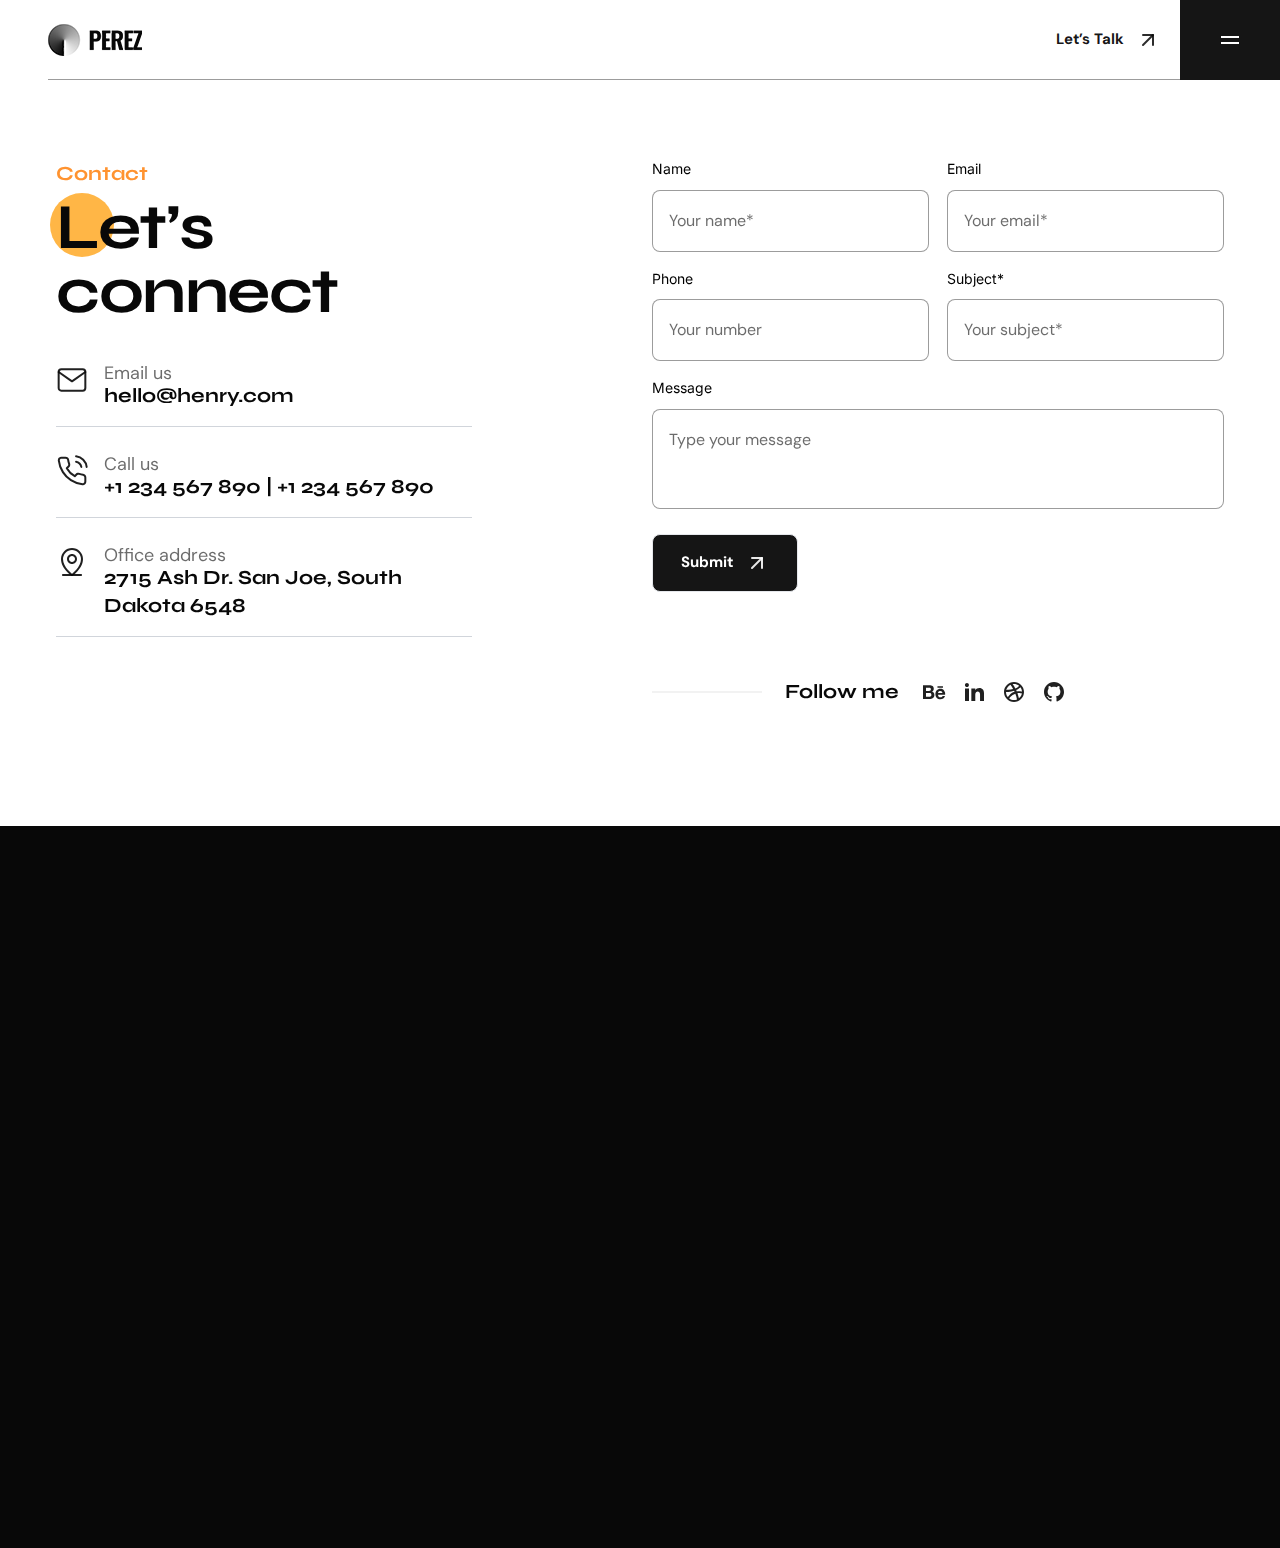
<file: contact.html>
<!DOCTYPE html>
<html class="no-js" lang="en">

<head>
    <meta charset="utf-8" />
    <meta http-equiv="x-ua-compatible" content="ie=edge" />
    <title>Perez - Tailwind CSS Personal Portfolio Template</title>
    <meta name="AdsBot-Google" content="noindex follow" />
    <meta name="description" content="Perez - Tailwind CSS Personal Portfolio Template">
    <meta name="viewport" content="width=device-width, initial-scale=1, shrink-to-fit=no" />

    <!-- Favicon -->
    <link rel="shortcut icon" type="image/x-icon" href="assets/images/favicon.png" />

    <!-- CSS (Font, Vendor, Icon, Plugins & Style CSS files) -->

    <!-- Font CSS -->

    <link rel="preconnect" href="https://fonts.googleapis.com">
    <link rel="preconnect" href="https://fonts.gstatic.com" crossorigin>
    <link href="https://fonts.googleapis.com/css2?family=DM+Sans:ital,opsz,wght@0,9..40,100;0,9..40,200;0,9..40,300;0,9..40,400;0,9..40,500;0,9..40,600;0,9..40,700;0,9..40,800;0,9..40,900;0,9..40,1000;1,9..40,100;1,9..40,200;1,9..40,300;1,9..40,400;1,9..40,500;1,9..40,600;1,9..40,700;1,9..40,800;1,9..40,900;1,9..40,1000&family=Inter:wght@100;200;300;400;500;600;700;800;900&family=Poppins:ital,wght@0,100;0,200;0,300;0,400;0,500;0,600;0,700;0,800;0,900;1,100;1,200;1,300;1,400;1,500;1,600;1,700;1,800;1,900&family=Syne:wght@400;500;600;700;800&display=swap" rel="stylesheet">

    <!-- Plugins CSS (All Plugins Files) -->
    <link rel="stylesheet" href="assets/css/plugins/aos.css" />


    <!-- Style CSS -->
    <link rel="stylesheet" href="assets/css/style.css" />

</head>

<body>
    <div class="overflow-x-hidden">
        <!-- Header start -->

        <header id="sticky-header" class="xl:pl-12 bg-white">
            <div class="flex pl-4 xl:pl-0">

                <div class="flex-1 flex items-center justify-between border-b border-black-800 border-opacity-40">

                    <a href="index.html">
                        <img src="assets/images/logo/logo.png" alt="logo">
                    </a>

                    <!-- Link Start -->
                    <a href="contact.html" class="flex items-center flex-wrap py-[6px] px-3 text-[15px] font-bold text-active leading-none mr-2 transition-all duration-300 hover:text-orange group">Let’s
                        Talk
                        <span class="inline-block ml-3 group-hover:animate-arrow-move-up">
        <svg width="24" height="24" viewBox="0 0 24 24" fill="none" xmlns="http://www.w3.org/2000/svg">
          <path d="M7 17L17 7" stroke="currentColor" stroke-opacity="0.9" stroke-width="2" stroke-linecap="round"
            stroke-linejoin="round" />
          <path d="M7 7H17V17" stroke="currentColor" stroke-opacity="0.9" stroke-width="2" stroke-linecap="round"
            stroke-linejoin="round" />
        </svg>
      </span>
                    </a>
                    <!-- Link End -->
                </div>


                <!-- Button Start -->
                <div id="offcanvas-toggle" class="flex-none bg-active flex items-center flex-wrap justify-center py-7 px-[38px] cursor-pointer">
                    <button>
                        <svg width="24" height="24" viewBox="0 0 24 24" fill="none" xmlns="http://www.w3.org/2000/svg">
                            <rect x="3" y="8" width="18" height="2" fill="white" />
                            <rect x="3" y="14" width="18" height="2" fill="white" />
                        </svg>

                    </button>
                </div>
                <!-- Button End -->

            </div>
        </header>


        <!-- offcanvas-menu start -->
        <div id="offcanvas" class="offcanvas right-0 top-0 bottom-0 z-50 transform translate-x-full fixed h-full w-[350px] md:w-[460px] transition-all ease-in-out duration-300 bg-black-800 pl-8 flex flex-wrap flex-col justify-between">
            <!-- close button start -->

            <div>
                <div class="flex flex-wrap justify-between items-center border-b border-border-white mb-[80px]">
                    <a href="index.html">
                        <img src="assets/images/logo/offcanvas-logo.png" alt="">
                    </a>
                    <button id="offcanvas-close" class="offcanvas-close bg-primary py-7 px-[38px]" aria-label="offcanvas">
                        <svg width="24" height="24" viewBox="0 0 24 24" fill="none" xmlns="http://www.w3.org/2000/svg">
                            <path fill-rule="evenodd" clip-rule="evenodd" d="M19.2803 4.71967C19.5732 5.01256 19.5732 5.48744 19.2803 5.78033L5.78033 19.2803C5.48744 19.5732 5.01256 19.5732 4.71967 19.2803C4.42678 18.9874 4.42678 18.5126 4.71967 18.2197L18.2197 4.71967C18.5126 4.42678 18.9874 4.42678 19.2803 4.71967Z" fill="white" />
                            <path fill-rule="evenodd" clip-rule="evenodd" d="M4.71967 4.71967C5.01256 4.42678 5.48744 4.42678 5.78033 4.71967L19.2803 18.2197C19.5732 18.5126 19.5732 18.9874 19.2803 19.2803C18.9874 19.5732 18.5126 19.5732 18.2197 19.2803L4.71967 5.78033C4.42678 5.48744 4.42678 5.01256 4.71967 4.71967Z" fill="white" />
                        </svg>
                    </button>
                </div>

                <!-- close button end -->

                <!-- offcanvas-menu start -->

                <nav class="offcanvas-menu mr-[40px] flex flex-wrap flex-col justify-between">
                    <ul>
                        <li class="border-b border-border-white py-4 group">
                            <a href="index.html" class="text-white text-xl font-bold font-Syne leading-none flex flex-wrap items-center justify-between hover:text-orange transition duration-300">Home
                                <span class="inline-block group-hover:animate-arrow-move-up">
              <svg width="24" height="24" viewBox="0 0 24 24" fill="none" xmlns="http://www.w3.org/2000/svg">
                <path d="M7 17L17 7" stroke="currentColor" stroke-opacity="0.9" stroke-width="2" stroke-linecap="round"
                  stroke-linejoin="round"></path>
                <path d="M7 7H17V17" stroke="currentColor" stroke-opacity="0.9" stroke-width="2" stroke-linecap="round"
                  stroke-linejoin="round"></path>
              </svg>
            </span>
                            </a>
                        </li>
                        <li class="border-b border-border-white py-4 group">
                            <a href="about.html" class="text-white text-xl font-bold font-Syne leading-none flex flex-wrap items-center justify-between hover:text-orange transition duration-300">About
                                <span class="inline-block group-hover:animate-arrow-move-up">
              <svg width="24" height="24" viewBox="0 0 24 24" fill="none" xmlns="http://www.w3.org/2000/svg">
                <path d="M7 17L17 7" stroke="currentColor" stroke-opacity="0.9" stroke-width="2" stroke-linecap="round"
                  stroke-linejoin="round"></path>
                <path d="M7 7H17V17" stroke="currentColor" stroke-opacity="0.9" stroke-width="2" stroke-linecap="round"
                  stroke-linejoin="round"></path>
              </svg>
            </span>
                            </a>

                        </li>
                        <li class="border-b border-border-white py-4 group">
                            <a href="projects.html" class="text-white text-xl font-bold font-Syne leading-none flex flex-wrap items-center justify-between hover:text-orange transition duration-300">Project
                                <span class="inline-block group-hover:animate-arrow-move-up">
              <svg width="24" height="24" viewBox="0 0 24 24" fill="none" xmlns="http://www.w3.org/2000/svg">
                <path d="M7 17L17 7" stroke="currentColor" stroke-opacity="0.9" stroke-width="2" stroke-linecap="round"
                  stroke-linejoin="round"></path>
                <path d="M7 7H17V17" stroke="currentColor" stroke-opacity="0.9" stroke-width="2" stroke-linecap="round"
                  stroke-linejoin="round"></path>
              </svg>
            </span>
                            </a>
                        </li>
                        <li class="border-b border-border-white py-4 group">
                            <a href="project-details.html" class="text-white text-xl font-bold font-Syne leading-none flex flex-wrap items-center justify-between hover:text-orange transition duration-300">Project details
                                <span class="inline-block group-hover:animate-arrow-move-up">
              <svg width="24" height="24" viewBox="0 0 24 24" fill="none" xmlns="http://www.w3.org/2000/svg">
                <path d="M7 17L17 7" stroke="currentColor" stroke-opacity="0.9" stroke-width="2" stroke-linecap="round"
                  stroke-linejoin="round"></path>
                <path d="M7 7H17V17" stroke="currentColor" stroke-opacity="0.9" stroke-width="2" stroke-linecap="round"
                  stroke-linejoin="round"></path>
              </svg>
            </span>
                            </a>
                        </li>
                        <li class="border-b border-border-white py-4 group">
                            <a href="blog.html" class="text-white text-xl font-bold font-Syne leading-none flex flex-wrap items-center justify-between hover:text-orange transition duration-300">Blog
                                <span class="inline-block group-hover:animate-arrow-move-up">
              <svg width="24" height="24" viewBox="0 0 24 24" fill="none" xmlns="http://www.w3.org/2000/svg">
                <path d="M7 17L17 7" stroke="currentColor" stroke-opacity="0.9" stroke-width="2" stroke-linecap="round"
                  stroke-linejoin="round"></path>
                <path d="M7 7H17V17" stroke="currentColor" stroke-opacity="0.9" stroke-width="2" stroke-linecap="round"
                  stroke-linejoin="round"></path>
              </svg>
            </span>
                            </a>
                        </li>
                        <li class="border-b border-border-white py-4 group">
                            <a href="blog-details.html" class="text-white text-xl font-bold font-Syne leading-none flex flex-wrap items-center justify-between hover:text-orange transition duration-300">Blog Details
                                <span class="inline-block group-hover:animate-arrow-move-up">
              <svg width="24" height="24" viewBox="0 0 24 24" fill="none" xmlns="http://www.w3.org/2000/svg">
                <path d="M7 17L17 7" stroke="currentColor" stroke-opacity="0.9" stroke-width="2" stroke-linecap="round"
                  stroke-linejoin="round"></path>
                <path d="M7 7H17V17" stroke="currentColor" stroke-opacity="0.9" stroke-width="2" stroke-linecap="round"
                  stroke-linejoin="round"></path>
              </svg>
            </span>
                            </a>
                        </li>

                        <li class="border-b border-border-white py-4 group">
                            <a href="contact.html" class="text-white text-xl font-bold font-Syne leading-none flex flex-wrap items-center justify-between hover:text-orange transition duration-300">Contact
                                <span class="inline-block group-hover:animate-arrow-move-up">
              <svg width="24" height="24" viewBox="0 0 24 24" fill="none" xmlns="http://www.w3.org/2000/svg">
                <path d="M7 17L17 7" stroke="currentColor" stroke-opacity="0.9" stroke-width="2" stroke-linecap="round"
                  stroke-linejoin="round"></path>
                <path d="M7 7H17V17" stroke="currentColor" stroke-opacity="0.9" stroke-width="2" stroke-linecap="round"
                  stroke-linejoin="round"></path>
              </svg>
            </span>
                            </a>
                        </li>

                    </ul>
                </nav>

            </div>


            <nav class="pb-10">
                <ul class="flex flex-wrap gap-x-4 items-center">
                    <li><a href="#" class="text-white transition-all duration-300 hover:text-orange">
                            <svg width="24" height="24" viewBox="0 0 24 24" fill="none" xmlns="http://www.w3.org/2000/svg">
                                <path d="M7.443 5.3501C8.082 5.3501 8.673 5.4001 9.213 5.5481C9.754 5.6471 10.197 5.8451 10.59 6.0921C10.984 6.3401 11.279 6.6861 11.475 7.1311C11.672 7.5761 11.771 8.1211 11.771 8.7141C11.771 9.4071 11.623 10.0001 11.279 10.4451C10.984 10.8911 10.492 11.2861 9.902 11.5831C10.738 11.8311 11.377 12.2761 11.771 12.8701C12.164 13.4631 12.41 14.2051 12.41 15.0461C12.41 15.7391 12.262 16.3321 12.016 16.8271C11.771 17.3221 11.377 17.7671 10.934 18.0641C10.4528 18.3824 9.92083 18.6164 9.361 18.7561C8.771 18.9051 8.181 19.0041 7.591 19.0041H1V5.3501H7.443ZM7.049 10.8901C7.59 10.8901 8.033 10.7421 8.377 10.4951C8.721 10.2481 8.869 9.8021 8.869 9.2581C8.869 8.9611 8.819 8.6651 8.721 8.4671C8.623 8.2691 8.475 8.1201 8.279 7.9721C8.082 7.8731 7.885 7.7741 7.639 7.7251C7.393 7.6751 7.148 7.6751 6.852 7.6751H4V10.8911H7.05L7.049 10.8901ZM7.197 16.7281C7.492 16.7281 7.787 16.6781 8.033 16.6291C8.279 16.5791 8.525 16.4811 8.721 16.3321C8.92138 16.1873 9.08903 16.002 9.213 15.7881C9.311 15.5411 9.41 15.2441 9.41 14.8981C9.41 14.2051 9.213 13.7111 8.82 13.3641C8.426 13.0671 7.885 12.9191 7.246 12.9191H4V16.7291L7.197 16.7281ZM16.689 16.6781C17.082 17.0741 17.672 17.2721 18.459 17.2721C19 17.2721 19.492 17.1241 19.885 16.8771C20.279 16.5801 20.525 16.2831 20.623 15.9871H23.033C22.639 17.1731 22.049 18.0141 21.263 18.5591C20.475 19.0531 19.541 19.3501 18.41 19.3501C17.6864 19.3523 16.9688 19.218 16.295 18.9541C15.6887 18.7267 15.148 18.353 14.721 17.8661C14.2643 17.4107 13.9267 16.8498 13.738 16.2331C13.492 15.5901 13.393 14.8981 13.393 14.1061C13.393 13.3641 13.492 12.6721 13.738 12.0281C13.9749 11.4085 14.3252 10.8384 14.771 10.3471C15.2201 9.88594 15.7543 9.51613 16.344 9.2581C17.0007 8.99416 17.7022 8.85969 18.41 8.8621C19.246 8.8621 19.984 9.0111 20.623 9.3571C21.263 9.7031 21.754 10.0991 22.147 10.6931C22.541 11.2371 22.837 11.8801 23.033 12.5731C23.131 13.2651 23.18 13.9581 23.131 14.7491H16C16 15.5411 16.295 16.2831 16.689 16.6791V16.6781ZM19.787 11.4841C19.443 11.1381 18.902 10.9401 18.262 10.9401C17.82 10.9401 17.475 11.0401 17.18 11.1881C16.885 11.3361 16.689 11.5341 16.492 11.7321C16.311 11.9234 16.1912 12.1643 16.148 12.4241C16.098 12.6721 16.049 12.8701 16.049 13.0671H20.475C20.377 12.3251 20.131 11.8311 19.787 11.4841ZM15.459 6.2901H20.967V7.6261H15.46V6.2901H15.459Z" fill="currentColor" fill-opacity="0.9"></path>
                            </svg>

                        </a></li>
                    <li><a href="#" class="text-white transition-all duration-300 hover:text-orange"><svg width="24" height="24" viewBox="0 0 24 24" fill="none" xmlns="http://www.w3.org/2000/svg">
                                <path d="M6.94043 5.00002C6.94017 5.53046 6.7292 6.03906 6.35394 6.41394C5.97868 6.78883 5.46986 6.99929 4.93943 6.99902C4.409 6.99876 3.90039 6.78779 3.52551 6.41253C3.15062 6.03727 2.94016 5.52846 2.94043 4.99802C2.9407 4.46759 3.15166 3.95899 3.52692 3.5841C3.90218 3.20922 4.411 2.99876 4.94143 2.99902C5.47186 2.99929 5.98047 3.21026 6.35535 3.58552C6.73024 3.96078 6.9407 4.46959 6.94043 5.00002ZM7.00043 8.48002H3.00043V21H7.00043V8.48002ZM13.3204 8.48002H9.34043V21H13.2804V14.43C13.2804 10.77 18.0504 10.43 18.0504 14.43V21H22.0004V13.07C22.0004 6.90002 14.9404 7.13002 13.2804 10.16L13.3204 8.48002Z" fill="currentColor" fill-opacity="0.9"></path>
                            </svg>
                        </a></li>
                    <li><a href="#" class="text-white transition-all duration-300 hover:text-orange"><svg width="24" height="24" viewBox="0 0 24 24" fill="none" xmlns="http://www.w3.org/2000/svg">
                                <path d="M19.989 11.572C19.907 9.99792 19.3596 8.4836 18.416 7.221C18.1285 7.53061 17.8212 7.82123 17.496 8.091C16.4969 8.92086 15.3805 9.5982 14.183 10.101C14.35 10.451 14.503 10.79 14.638 11.11V11.113C14.665 11.174 14.688 11.231 14.732 11.342L14.749 11.382C16.262 11.212 17.858 11.275 19.405 11.485C19.611 11.512 19.805 11.541 19.989 11.572ZM10.604 4.122C11.5786 5.49516 12.4772 6.92062 13.296 8.392C14.519 7.91 15.53 7.302 16.344 6.625C16.674 6.351 16.938 6.093 17.14 5.87C15.701 4.65972 13.8803 3.99733 12 4C11.524 4 11.058 4.042 10.604 4.121V4.122ZM4.253 9.997C4.93423 9.97981 5.61464 9.93878 6.293 9.874C7.93264 9.72734 9.55828 9.4525 11.155 9.052C10.3205 7.60221 9.41956 6.19171 8.455 4.825C7.42472 5.3354 6.51626 6.06141 5.79124 6.95379C5.06623 7.84617 4.54162 8.88404 4.253 9.997ZM5.783 17.035C6.25195 16.3575 6.77894 15.7221 7.358 15.136C8.812 13.646 10.528 12.486 12.514 11.846L12.576 11.828C12.411 11.464 12.256 11.139 12.1 10.833C10.264 11.368 8.33 11.702 6.403 11.875C5.463 11.96 4.62 11.997 4 12.003C3.99815 13.8356 4.62722 15.6128 5.783 17.035ZM15.004 19.415C14.6184 17.4703 14.0725 15.5607 13.372 13.706C11.372 14.433 9.776 15.496 8.543 16.764C8.0454 17.2664 7.60382 17.8213 7.226 18.419C8.60481 19.4478 10.2797 20.0025 12 20C13.0299 20.0015 14.0504 19.8035 15.005 19.417L15.004 19.415ZM16.878 18.34C18.4393 17.1398 19.5028 15.4057 19.865 13.47C19.525 13.385 19.094 13.3 18.62 13.234C17.5661 13.0823 16.4968 13.0712 15.44 13.201C16.035 14.8799 16.5154 16.5961 16.878 18.34ZM12 22C6.477 22 2 17.523 2 12C2 6.477 6.477 2 12 2C17.523 2 22 6.477 22 12C22 17.523 17.523 22 12 22Z" fill="currentColor" fill-opacity="0.9"></path>
                            </svg>
                        </a></li>
                    <li><a href="#" class="text-white transition-all duration-300 hover:text-orange"><svg width="24" height="24" viewBox="0 0 24 24" fill="none" xmlns="http://www.w3.org/2000/svg">
                                <path d="M12.001 2C6.47598 2 2.00098 6.475 2.00098 12C1.99977 14.0992 2.65958 16.1454 3.88679 17.8484C5.114 19.5515 6.84631 20.8249 8.83798 21.488C9.33798 21.575 9.52598 21.275 9.52598 21.012C9.52598 20.775 9.51298 19.988 9.51298 19.15C7.00098 19.613 6.35098 18.538 6.15098 17.975C6.03798 17.687 5.55098 16.8 5.12598 16.562C4.77598 16.375 4.27598 15.912 5.11298 15.9C5.90098 15.887 6.46298 16.625 6.65098 16.925C7.55098 18.437 8.98798 18.012 9.56298 17.75C9.65098 17.1 9.91298 16.663 10.201 16.413C7.97598 16.163 5.65098 15.3 5.65098 11.475C5.65098 10.387 6.03798 9.488 6.67598 8.788C6.57598 8.538 6.22598 7.513 6.77598 6.138C6.77598 6.138 7.61298 5.875 9.52598 7.162C10.3401 6.9364 11.1812 6.82302 12.026 6.825C12.876 6.825 13.726 6.937 14.526 7.162C16.439 5.862 17.276 6.138 17.276 6.138C17.826 7.513 17.476 8.538 17.376 8.788C18.013 9.488 18.401 10.375 18.401 11.475C18.401 15.313 16.064 16.163 13.839 16.413C14.201 16.725 14.514 17.325 14.514 18.263C14.514 19.6 14.501 20.675 14.501 21.013C14.501 21.275 14.689 21.587 15.189 21.487C17.1738 20.8166 18.8985 19.5408 20.1203 17.8389C21.3421 16.1371 21.9995 14.095 22 12C22 6.475 17.525 2 12 2H12.001Z" fill="currentColor" fill-opacity="0.9"></path>
                            </svg>
                        </a></li>

                </ul>
            </nav>
        </div>
        <!-- offcanvas-menu end -->

        <!-- Header end -->


        <!-- Portfolio Section Start -->
        <section class="bg-white pt-20 pb-[120px]">
            <div class="container mx-auto">
                <div class="grid grid-cols-12 gap-6">
                    <div class="col-span-12 lg:col-span-6" data-aos="fade-up">
                        <div class="font-bold font-Syne leading-none flex flex-wrap flex-col gap-y-2 mb-10">
                            <span class="text-orange text-xl">Contact</span>
                            <h3 class="text-black-800 text-4xl lg:text-5xl xl:text-[64px] tracking-[-1.5px]">
                                <span
                                    class="relative z-[1] before:rounded-full before:bg-primary before:block before:absolute before:top-[4px] before:left-[-6px] before:-z-[1] before:w-[36px] lg:before:w-[48px] xl:before:w-[64px] before:h-[36px] lg:before:h-[48px] xl:before:h-[64px]">Le</span>t’s
                                <br class="hidden lg:block" />
                                connect
                            </h3>
                        </div>


                        <div class="flex flex-wrap flex-col gap-7">
                            <div class="flex flex-wrap gap-4 pb-4 border-b border-gray-300 lg:max-w-[416px]">
                                <span>
                                    <svg width="32" height="32" viewBox="0 0 32 32" fill="none"
                                        xmlns="http://www.w3.org/2000/svg">
                                        <path
                                            d="M5.33366 5.33325H26.667C28.1337 5.33325 29.3337 6.53325 29.3337 7.99992V23.9999C29.3337 25.4666 28.1337 26.6666 26.667 26.6666H5.33366C3.86699 26.6666 2.66699 25.4666 2.66699 23.9999V7.99992C2.66699 6.53325 3.86699 5.33325 5.33366 5.33325Z"
                                            stroke="#080808" stroke-opacity="0.9" stroke-width="2"
                                            stroke-linecap="round" stroke-linejoin="round" />
                                        <path d="M29.3337 8L16.0003 17.3333L2.66699 8" stroke="#080808"
                                            stroke-opacity="0.9" stroke-width="2" stroke-linecap="round"
                                            stroke-linejoin="round" />
                                    </svg>

                                </span>
                                <div class="flex flex-wrap flex-col flex-1">
                                    <span class="paragraph !leading-none">Email us</span>
                                    <h5 class="text-xl font-bold font-Syne text-black-800 leading-7">hello@henry.com
                                    </h5>
                                </div>
                            </div>
                            <div class="flex flex-wrap gap-4 pb-4 border-b border-gray-300 lg:max-w-[416px]">
                                <span>
                                    <svg width="32" height="32" viewBox="0 0 32 32" fill="none"
                                        xmlns="http://www.w3.org/2000/svg">
                                        <path
                                            d="M20.0663 6.66658C21.3686 6.92067 22.5654 7.55759 23.5037 8.49583C24.4419 9.43407 25.0788 10.6309 25.3329 11.9333M20.0663 1.33325C22.772 1.63383 25.295 2.84548 27.2212 4.76926C29.1474 6.69304 30.3623 9.2146 30.6663 11.9199M29.3329 22.5599V26.5599C29.3344 26.9313 29.2584 27.2988 29.1096 27.639C28.9608 27.9793 28.7427 28.2847 28.469 28.5357C28.1954 28.7868 27.8724 28.9779 27.5206 29.0969C27.1688 29.2158 26.7961 29.26 26.4263 29.2266C22.3234 28.7808 18.3823 27.3788 14.9196 25.1333C11.698 23.0861 8.9667 20.3548 6.91959 17.1333C4.66622 13.6549 3.26391 9.69458 2.82625 5.57325C2.79293 5.20454 2.83675 4.83293 2.95492 4.48208C3.07309 4.13124 3.26301 3.80884 3.51261 3.53541C3.7622 3.26199 4.06599 3.04353 4.40464 2.89395C4.74329 2.74436 5.10937 2.66693 5.47959 2.66659H9.47959C10.1267 2.66022 10.754 2.88936 11.2446 3.3113C11.7352 3.73323 12.0557 4.31918 12.1463 4.95992C12.3151 6.24001 12.6282 7.49689 13.0796 8.70659C13.259 9.18382 13.2978 9.70247 13.1915 10.2011C13.0851 10.6997 12.8381 11.1574 12.4796 11.5199L10.7863 13.2133C12.6843 16.5513 15.4482 19.3152 18.7863 21.2133L20.4796 19.5199C20.8421 19.1614 21.2998 18.9144 21.7984 18.808C22.297 18.7017 22.8157 18.7405 23.2929 18.9199C24.5026 19.3713 25.7595 19.6844 27.0396 19.8533C27.6873 19.9446 28.2788 20.2709 28.7016 20.7699C29.1245 21.269 29.3491 21.906 29.3329 22.5599Z"
                                            stroke="#080808" stroke-opacity="0.9" stroke-width="2"
                                            stroke-linecap="round" stroke-linejoin="round" />
                                    </svg>


                                </span>
                                <div class="flex flex-wrap flex-col flex-1">
                                    <span class="paragraph !leading-none">Call us</span>
                                    <h5 class="text-xl font-bold font-Syne text-black-800 leading-7">+1 234 567 890 | +1
                                        234 567 890
                                    </h5>
                                </div>
                            </div>
                            <div class="flex flex-wrap gap-4 pb-4 border-b border-gray-300 lg:max-w-[416px]">
                                <span>
                                    <svg width="32" height="32" viewBox="0 0 32 32" fill="none"
                                        xmlns="http://www.w3.org/2000/svg">
                                        <path fill-rule="evenodd" clip-rule="evenodd"
                                            d="M6 29C6 28.4477 6.44772 28 7 28H25C25.5523 28 26 28.4477 26 29C26 29.5523 25.5523 30 25 30H7C6.44772 30 6 29.5523 6 29Z"
                                            fill="#080808" fill-opacity="0.9" />
                                        <path fill-rule="evenodd" clip-rule="evenodd"
                                            d="M16 10C14.3431 10 13 11.3431 13 13C13 14.6569 14.3431 16 16 16C17.6569 16 19 14.6569 19 13C19 11.3431 17.6569 10 16 10ZM11 13C11 10.2386 13.2386 8 16 8C18.7614 8 21 10.2386 21 13C21 15.7614 18.7614 18 16 18C13.2386 18 11 15.7614 11 13Z"
                                            fill="#080808" fill-opacity="0.9" />
                                        <path fill-rule="evenodd" clip-rule="evenodd"
                                            d="M16 4C13.6131 4 11.3239 4.94821 9.63604 6.63604C7.94821 8.32387 7 10.6131 7 13C7 17.1399 9.31185 20.9096 11.7546 23.7188C12.9638 25.1094 14.1755 26.2305 15.0851 27.0037C15.4449 27.3095 15.7562 27.5599 16 27.75C16.2438 27.5599 16.5551 27.3095 16.9149 27.0037C17.8245 26.2305 19.0362 25.1094 20.2454 23.7188C22.6882 20.9096 25 17.1399 25 13C25 10.6131 24.0518 8.32387 22.364 6.63604C20.6761 4.94821 18.3869 4 16 4ZM16 29C15.4265 29.8192 15.4263 29.819 15.4259 29.8188L15.4251 29.8182L15.4228 29.8166L15.4154 29.8114L15.39 29.7933C15.3683 29.7778 15.3375 29.7557 15.2981 29.7269C15.2192 29.6693 15.1059 29.5853 14.9631 29.4762C14.6775 29.2579 14.2732 28.9384 13.7899 28.5276C12.8245 27.707 11.5362 26.5156 10.2454 25.0312C7.68815 22.0904 5 17.8601 5 13C5 10.0826 6.15893 7.28473 8.22183 5.22183C10.2847 3.15893 13.0826 2 16 2C18.9174 2 21.7153 3.15893 23.7782 5.22183C25.8411 7.28473 27 10.0826 27 13C27 17.8601 24.3118 22.0904 21.7546 25.0312C20.4638 26.5156 19.1755 27.707 18.2101 28.5276C17.7268 28.9384 17.3225 29.2579 17.0369 29.4762C16.8941 29.5853 16.7808 29.6693 16.7019 29.7269C16.6625 29.7557 16.6317 29.7778 16.61 29.7933L16.5846 29.8114L16.5772 29.8166L16.5749 29.8182L16.5741 29.8188C16.5737 29.819 16.5735 29.8192 16 29ZM16 29L16.5735 29.8192C16.2291 30.0603 15.7709 30.0603 15.4265 29.8192L16 29Z"
                                            fill="#080808" fill-opacity="0.9" />
                                    </svg>


                                </span>
                                <div class="flex flex-wrap flex-col flex-1">
                                    <span class="paragraph !leading-none">Office address</span>
                                    <h5 class="text-xl font-bold font-Syne text-black-800 leading-7">2715 Ash Dr. San
                                        Joe, South Dakota 6548
                                    </h5>
                                </div>
                            </div>
                        </div>
                    </div>
                    <div class="col-span-12 lg:col-span-6" data-aos="fade-up" data-aos-delay="300">
                        <form id="contact-form" action="mail.php" method="post" class="grid grid-cols-12 gap-[18px]">
                            <div class="col-span-12 md:col-span-6">
                                <label class="text-sm font-normal font-Inter leading-tight mb-3 block" for="name">Name</label>
                                <input id="name" class="font-normal w-full leading-7 placeholder:opacity-100 placeholder:text-black-text-600 border border-black-800 border-opacity-40 rounded-[8px] p-4 focus:border-black-800 focus:border-opacity-40 focus:outline-none " type="text" required placeholder="Your name*" name="name">
                            </div>
                            <div class="col-span-12 md:col-span-6">
                                <label class="text-sm font-normal font-Inter leading-tight mb-3 block" for="Email">Email</label>
                                <input id="Email" class="font-normal w-full leading-7 placeholder:opacity-100 placeholder:text-black-text-600 border border-black-800 border-opacity-40 rounded-[8px] p-4 focus:border-black-800 focus:border-opacity-40 focus:outline-none " type="email" required placeholder="Your email*" name="email">
                            </div>
                            <div class="col-span-12 md:col-span-6">
                                <label class="text-sm font-normal font-Inter leading-tight mb-3 block" for="Phone">Phone</label>
                                <input id="Phone" class="font-normal w-full leading-7 placeholder:opacity-100 placeholder:text-black-text-600 border border-black-800 border-opacity-40 rounded-[8px] p-4 focus:border-black-800 focus:border-opacity-40 focus:outline-none " type="text" required placeholder="Your number" name="phone">
                            </div>
                            <div class="col-span-12 md:col-span-6">
                                <label class="text-sm font-normal font-Inter leading-tight mb-3 block" for="Subject">Subject*</label>
                                <input id="Subject" class="font-normal w-full leading-7 placeholder:opacity-100 placeholder:text-black-text-600 border border-black-800 border-opacity-40 rounded-[8px] p-4 focus:border-black-800 focus:border-opacity-40 focus:outline-none " type="text" required placeholder="Your subject*" name="subject">
                            </div>

                            <div class="col-span-12">
                                <label class="text-sm font-normal font-Inter leading-tight mb-3 block" for="Message">Message</label>
                                <textarea class="h-[100px] font-normal w-full leading-7 placeholder:opacity-100 placeholder:text-black-text-600 border border-black-800 border-opacity-40 rounded-[8px] p-4 focus:border-black-800 focus:border-opacity-40 focus:outline-none resize-none" name="message" id="Message" cols="30" rows="10" required placeholder="Type your message"></textarea>
                            </div>


                            <div class="col-span-12">
                                <button class="flex items-center flex-wrap btn-primary group" type="submit">Submit
                                    <span class="inline-block ml-3 group-hover:animate-arrow-move-up">
        <svg width="24" height="24" viewBox="0 0 24 24" fill="none" xmlns="http://www.w3.org/2000/svg">
          <path d="M7 17L17 7" stroke="currentColor" stroke-opacity="0.9" stroke-width="2" stroke-linecap="round"
            stroke-linejoin="round"></path>
          <path d="M7 7H17V17" stroke="currentColor" stroke-opacity="0.9" stroke-width="2" stroke-linecap="round"
            stroke-linejoin="round"></path>
        </svg>
      </span>
                                </button>
                                <p class="form-message mt-3"></p>
                            </div>

                            <div class="col-span-12">
                                <div class="justify-start sm:items-center gap-[23px] inline-flex mt-14 flex-col sm:flex-row">
                                    <svg width="110" height="2" viewBox="0 0 110 2" fill="none" xmlns="http://www.w3.org/2000/svg">
                                        <path d="M0 1H110" stroke="#080808" stroke-opacity="0.1" />
                                    </svg>

                                    <div class="flex flex-wrap gap-[23px]">
                                        <h4 class="text-black-800 text-xl font-bold font-Syne leading-7">Follow me</h4>

                                        <ul class="flex flex-wrap gap-x-4 items-center">
                                            <li><a href="#" class="text-black-800 transition-all duration-300 hover:text-orange">
                                                    <svg width="24" height="24" viewBox="0 0 24 24" fill="none" xmlns="http://www.w3.org/2000/svg">
                                                        <path d="M7.443 5.3501C8.082 5.3501 8.673 5.4001 9.213 5.5481C9.754 5.6471 10.197 5.8451 10.59 6.0921C10.984 6.3401 11.279 6.6861 11.475 7.1311C11.672 7.5761 11.771 8.1211 11.771 8.7141C11.771 9.4071 11.623 10.0001 11.279 10.4451C10.984 10.8911 10.492 11.2861 9.902 11.5831C10.738 11.8311 11.377 12.2761 11.771 12.8701C12.164 13.4631 12.41 14.2051 12.41 15.0461C12.41 15.7391 12.262 16.3321 12.016 16.8271C11.771 17.3221 11.377 17.7671 10.934 18.0641C10.4528 18.3824 9.92083 18.6164 9.361 18.7561C8.771 18.9051 8.181 19.0041 7.591 19.0041H1V5.3501H7.443ZM7.049 10.8901C7.59 10.8901 8.033 10.7421 8.377 10.4951C8.721 10.2481 8.869 9.8021 8.869 9.2581C8.869 8.9611 8.819 8.6651 8.721 8.4671C8.623 8.2691 8.475 8.1201 8.279 7.9721C8.082 7.8731 7.885 7.7741 7.639 7.7251C7.393 7.6751 7.148 7.6751 6.852 7.6751H4V10.8911H7.05L7.049 10.8901ZM7.197 16.7281C7.492 16.7281 7.787 16.6781 8.033 16.6291C8.279 16.5791 8.525 16.4811 8.721 16.3321C8.92138 16.1873 9.08903 16.002 9.213 15.7881C9.311 15.5411 9.41 15.2441 9.41 14.8981C9.41 14.2051 9.213 13.7111 8.82 13.3641C8.426 13.0671 7.885 12.9191 7.246 12.9191H4V16.7291L7.197 16.7281ZM16.689 16.6781C17.082 17.0741 17.672 17.2721 18.459 17.2721C19 17.2721 19.492 17.1241 19.885 16.8771C20.279 16.5801 20.525 16.2831 20.623 15.9871H23.033C22.639 17.1731 22.049 18.0141 21.263 18.5591C20.475 19.0531 19.541 19.3501 18.41 19.3501C17.6864 19.3523 16.9688 19.218 16.295 18.9541C15.6887 18.7267 15.148 18.353 14.721 17.8661C14.2643 17.4107 13.9267 16.8498 13.738 16.2331C13.492 15.5901 13.393 14.8981 13.393 14.1061C13.393 13.3641 13.492 12.6721 13.738 12.0281C13.9749 11.4085 14.3252 10.8384 14.771 10.3471C15.2201 9.88594 15.7543 9.51613 16.344 9.2581C17.0007 8.99416 17.7022 8.85969 18.41 8.8621C19.246 8.8621 19.984 9.0111 20.623 9.3571C21.263 9.7031 21.754 10.0991 22.147 10.6931C22.541 11.2371 22.837 11.8801 23.033 12.5731C23.131 13.2651 23.18 13.9581 23.131 14.7491H16C16 15.5411 16.295 16.2831 16.689 16.6791V16.6781ZM19.787 11.4841C19.443 11.1381 18.902 10.9401 18.262 10.9401C17.82 10.9401 17.475 11.0401 17.18 11.1881C16.885 11.3361 16.689 11.5341 16.492 11.7321C16.311 11.9234 16.1912 12.1643 16.148 12.4241C16.098 12.6721 16.049 12.8701 16.049 13.0671H20.475C20.377 12.3251 20.131 11.8311 19.787 11.4841ZM15.459 6.2901H20.967V7.6261H15.46V6.2901H15.459Z" fill="currentColor" fill-opacity="0.9"></path>
                                                    </svg>

                                                </a></li>
                                            <li><a href="#" class="text-black-800 transition-all duration-300 hover:text-orange"><svg width="24" height="24" viewBox="0 0 24 24" fill="none" xmlns="http://www.w3.org/2000/svg">
                                                        <path d="M6.94043 5.00002C6.94017 5.53046 6.7292 6.03906 6.35394 6.41394C5.97868 6.78883 5.46986 6.99929 4.93943 6.99902C4.409 6.99876 3.90039 6.78779 3.52551 6.41253C3.15062 6.03727 2.94016 5.52846 2.94043 4.99802C2.9407 4.46759 3.15166 3.95899 3.52692 3.5841C3.90218 3.20922 4.411 2.99876 4.94143 2.99902C5.47186 2.99929 5.98047 3.21026 6.35535 3.58552C6.73024 3.96078 6.9407 4.46959 6.94043 5.00002ZM7.00043 8.48002H3.00043V21H7.00043V8.48002ZM13.3204 8.48002H9.34043V21H13.2804V14.43C13.2804 10.77 18.0504 10.43 18.0504 14.43V21H22.0004V13.07C22.0004 6.90002 14.9404 7.13002 13.2804 10.16L13.3204 8.48002Z" fill="currentColor" fill-opacity="0.9"></path>
                                                    </svg>
                                                </a></li>
                                            <li><a href="#" class="text-black-800 transition-all duration-300 hover:text-orange"><svg width="24" height="24" viewBox="0 0 24 24" fill="none" xmlns="http://www.w3.org/2000/svg">
                                                        <path d="M19.989 11.572C19.907 9.99792 19.3596 8.4836 18.416 7.221C18.1285 7.53061 17.8212 7.82123 17.496 8.091C16.4969 8.92086 15.3805 9.5982 14.183 10.101C14.35 10.451 14.503 10.79 14.638 11.11V11.113C14.665 11.174 14.688 11.231 14.732 11.342L14.749 11.382C16.262 11.212 17.858 11.275 19.405 11.485C19.611 11.512 19.805 11.541 19.989 11.572ZM10.604 4.122C11.5786 5.49516 12.4772 6.92062 13.296 8.392C14.519 7.91 15.53 7.302 16.344 6.625C16.674 6.351 16.938 6.093 17.14 5.87C15.701 4.65972 13.8803 3.99733 12 4C11.524 4 11.058 4.042 10.604 4.121V4.122ZM4.253 9.997C4.93423 9.97981 5.61464 9.93878 6.293 9.874C7.93264 9.72734 9.55828 9.4525 11.155 9.052C10.3205 7.60221 9.41956 6.19171 8.455 4.825C7.42472 5.3354 6.51626 6.06141 5.79124 6.95379C5.06623 7.84617 4.54162 8.88404 4.253 9.997ZM5.783 17.035C6.25195 16.3575 6.77894 15.7221 7.358 15.136C8.812 13.646 10.528 12.486 12.514 11.846L12.576 11.828C12.411 11.464 12.256 11.139 12.1 10.833C10.264 11.368 8.33 11.702 6.403 11.875C5.463 11.96 4.62 11.997 4 12.003C3.99815 13.8356 4.62722 15.6128 5.783 17.035ZM15.004 19.415C14.6184 17.4703 14.0725 15.5607 13.372 13.706C11.372 14.433 9.776 15.496 8.543 16.764C8.0454 17.2664 7.60382 17.8213 7.226 18.419C8.60481 19.4478 10.2797 20.0025 12 20C13.0299 20.0015 14.0504 19.8035 15.005 19.417L15.004 19.415ZM16.878 18.34C18.4393 17.1398 19.5028 15.4057 19.865 13.47C19.525 13.385 19.094 13.3 18.62 13.234C17.5661 13.0823 16.4968 13.0712 15.44 13.201C16.035 14.8799 16.5154 16.5961 16.878 18.34ZM12 22C6.477 22 2 17.523 2 12C2 6.477 6.477 2 12 2C17.523 2 22 6.477 22 12C22 17.523 17.523 22 12 22Z" fill="currentColor" fill-opacity="0.9"></path>
                                                    </svg>
                                                </a></li>
                                            <li><a href="#" class="text-black-800 transition-all duration-300 hover:text-orange"><svg width="24" height="24" viewBox="0 0 24 24" fill="none" xmlns="http://www.w3.org/2000/svg">
                                                        <path d="M12.001 2C6.47598 2 2.00098 6.475 2.00098 12C1.99977 14.0992 2.65958 16.1454 3.88679 17.8484C5.114 19.5515 6.84631 20.8249 8.83798 21.488C9.33798 21.575 9.52598 21.275 9.52598 21.012C9.52598 20.775 9.51298 19.988 9.51298 19.15C7.00098 19.613 6.35098 18.538 6.15098 17.975C6.03798 17.687 5.55098 16.8 5.12598 16.562C4.77598 16.375 4.27598 15.912 5.11298 15.9C5.90098 15.887 6.46298 16.625 6.65098 16.925C7.55098 18.437 8.98798 18.012 9.56298 17.75C9.65098 17.1 9.91298 16.663 10.201 16.413C7.97598 16.163 5.65098 15.3 5.65098 11.475C5.65098 10.387 6.03798 9.488 6.67598 8.788C6.57598 8.538 6.22598 7.513 6.77598 6.138C6.77598 6.138 7.61298 5.875 9.52598 7.162C10.3401 6.9364 11.1812 6.82302 12.026 6.825C12.876 6.825 13.726 6.937 14.526 7.162C16.439 5.862 17.276 6.138 17.276 6.138C17.826 7.513 17.476 8.538 17.376 8.788C18.013 9.488 18.401 10.375 18.401 11.475C18.401 15.313 16.064 16.163 13.839 16.413C14.201 16.725 14.514 17.325 14.514 18.263C14.514 19.6 14.501 20.675 14.501 21.013C14.501 21.275 14.689 21.587 15.189 21.487C17.1738 20.8166 18.8985 19.5408 20.1203 17.8389C21.3421 16.1371 21.9995 14.095 22 12C22 6.475 17.525 2 12 2H12.001Z" fill="currentColor" fill-opacity="0.9"></path>
                                                    </svg>
                                                </a></li>

                                        </ul>
                                    </div>
                                </div>
                            </div>

                        </form>
                    </div>
                </div>
            </div>


        </section>
        <!-- Portfolio Section End -->


        <!-- Footer Start -->
        <footer class="footer bg-black-800 pt-[80px] lg:pt-[100px] xl:pt-[120px] pb-[60px]">
            <div class="container">
                <div class="overflow-x-hidden" data-aos="flip-down">
                    <div class="grid md:grid-cols-2 lg:grid-cols-3 gap-5 lg:gap-6">
                        <div class="pt-12">
                            <h3 class="text-white font-Syne font-bold text-4xl lg:text-5xl xl:text-[64px] tracking-[-1.5px]"><span
                    class="relative z-[1] before:rounded-full before:bg-primary before:block before:absolute before:top-[8px] before:left-[0] before:-z-[1] before:w-[36px] lg:before:w-[48px] xl:before:w-[60px] before:h-[36px] lg:before:h-[48px] xl:before:h-[60px]">Le</span>
                                t’s work together</h3>
                            <div class="flex flex-wrap items-center mt-10">
                                <span class="text-xl font-bold font-Syne text-white">Based in Germany |</span>
                                <div class="ml-5 md:ml-[5px] lg:ml-0 xl:ml-[16px] 2xl:ml-5">
                                    <ul class="flex flex-wrap gap-x-4 items-center">
                                        <li><a href="#" class="text-white hover:text-orange">
                                                <svg width="24" height="24" viewBox="0 0 24 24" fill="none" xmlns="http://www.w3.org/2000/svg">
                                                    <path d="M7.443 5.3501C8.082 5.3501 8.673 5.4001 9.213 5.5481C9.754 5.6471 10.197 5.8451 10.59 6.0921C10.984 6.3401 11.279 6.6861 11.475 7.1311C11.672 7.5761 11.771 8.1211 11.771 8.7141C11.771 9.4071 11.623 10.0001 11.279 10.4451C10.984 10.8911 10.492 11.2861 9.902 11.5831C10.738 11.8311 11.377 12.2761 11.771 12.8701C12.164 13.4631 12.41 14.2051 12.41 15.0461C12.41 15.7391 12.262 16.3321 12.016 16.8271C11.771 17.3221 11.377 17.7671 10.934 18.0641C10.4528 18.3824 9.92083 18.6164 9.361 18.7561C8.771 18.9051 8.181 19.0041 7.591 19.0041H1V5.3501H7.443ZM7.049 10.8901C7.59 10.8901 8.033 10.7421 8.377 10.4951C8.721 10.2481 8.869 9.8021 8.869 9.2581C8.869 8.9611 8.819 8.6651 8.721 8.4671C8.623 8.2691 8.475 8.1201 8.279 7.9721C8.082 7.8731 7.885 7.7741 7.639 7.7251C7.393 7.6751 7.148 7.6751 6.852 7.6751H4V10.8911H7.05L7.049 10.8901ZM7.197 16.7281C7.492 16.7281 7.787 16.6781 8.033 16.6291C8.279 16.5791 8.525 16.4811 8.721 16.3321C8.92138 16.1873 9.08903 16.002 9.213 15.7881C9.311 15.5411 9.41 15.2441 9.41 14.8981C9.41 14.2051 9.213 13.7111 8.82 13.3641C8.426 13.0671 7.885 12.9191 7.246 12.9191H4V16.7291L7.197 16.7281ZM16.689 16.6781C17.082 17.0741 17.672 17.2721 18.459 17.2721C19 17.2721 19.492 17.1241 19.885 16.8771C20.279 16.5801 20.525 16.2831 20.623 15.9871H23.033C22.639 17.1731 22.049 18.0141 21.263 18.5591C20.475 19.0531 19.541 19.3501 18.41 19.3501C17.6864 19.3523 16.9688 19.218 16.295 18.9541C15.6887 18.7267 15.148 18.353 14.721 17.8661C14.2643 17.4107 13.9267 16.8498 13.738 16.2331C13.492 15.5901 13.393 14.8981 13.393 14.1061C13.393 13.3641 13.492 12.6721 13.738 12.0281C13.9749 11.4085 14.3252 10.8384 14.771 10.3471C15.2201 9.88594 15.7543 9.51613 16.344 9.2581C17.0007 8.99416 17.7022 8.85969 18.41 8.8621C19.246 8.8621 19.984 9.0111 20.623 9.3571C21.263 9.7031 21.754 10.0991 22.147 10.6931C22.541 11.2371 22.837 11.8801 23.033 12.5731C23.131 13.2651 23.18 13.9581 23.131 14.7491H16C16 15.5411 16.295 16.2831 16.689 16.6791V16.6781ZM19.787 11.4841C19.443 11.1381 18.902 10.9401 18.262 10.9401C17.82 10.9401 17.475 11.0401 17.18 11.1881C16.885 11.3361 16.689 11.5341 16.492 11.7321C16.311 11.9234 16.1912 12.1643 16.148 12.4241C16.098 12.6721 16.049 12.8701 16.049 13.0671H20.475C20.377 12.3251 20.131 11.8311 19.787 11.4841ZM15.459 6.2901H20.967V7.6261H15.46V6.2901H15.459Z" fill="currentColor" fill-opacity="0.9"></path>
                                                </svg>

                                            </a></li>
                                        <li><a href="#" class="text-white hover:text-orange"><svg width="24" height="24" viewBox="0 0 24 24" fill="none" xmlns="http://www.w3.org/2000/svg">
                                                    <path d="M6.94043 5.00002C6.94017 5.53046 6.7292 6.03906 6.35394 6.41394C5.97868 6.78883 5.46986 6.99929 4.93943 6.99902C4.409 6.99876 3.90039 6.78779 3.52551 6.41253C3.15062 6.03727 2.94016 5.52846 2.94043 4.99802C2.9407 4.46759 3.15166 3.95899 3.52692 3.5841C3.90218 3.20922 4.411 2.99876 4.94143 2.99902C5.47186 2.99929 5.98047 3.21026 6.35535 3.58552C6.73024 3.96078 6.9407 4.46959 6.94043 5.00002ZM7.00043 8.48002H3.00043V21H7.00043V8.48002ZM13.3204 8.48002H9.34043V21H13.2804V14.43C13.2804 10.77 18.0504 10.43 18.0504 14.43V21H22.0004V13.07C22.0004 6.90002 14.9404 7.13002 13.2804 10.16L13.3204 8.48002Z" fill="currentColor" fill-opacity="0.9"></path>
                                                </svg>
                                            </a></li>
                                        <li><a href="#" class="text-white hover:text-orange"><svg width="24" height="24" viewBox="0 0 24 24" fill="none" xmlns="http://www.w3.org/2000/svg">
                                                    <path d="M19.989 11.572C19.907 9.99792 19.3596 8.4836 18.416 7.221C18.1285 7.53061 17.8212 7.82123 17.496 8.091C16.4969 8.92086 15.3805 9.5982 14.183 10.101C14.35 10.451 14.503 10.79 14.638 11.11V11.113C14.665 11.174 14.688 11.231 14.732 11.342L14.749 11.382C16.262 11.212 17.858 11.275 19.405 11.485C19.611 11.512 19.805 11.541 19.989 11.572ZM10.604 4.122C11.5786 5.49516 12.4772 6.92062 13.296 8.392C14.519 7.91 15.53 7.302 16.344 6.625C16.674 6.351 16.938 6.093 17.14 5.87C15.701 4.65972 13.8803 3.99733 12 4C11.524 4 11.058 4.042 10.604 4.121V4.122ZM4.253 9.997C4.93423 9.97981 5.61464 9.93878 6.293 9.874C7.93264 9.72734 9.55828 9.4525 11.155 9.052C10.3205 7.60221 9.41956 6.19171 8.455 4.825C7.42472 5.3354 6.51626 6.06141 5.79124 6.95379C5.06623 7.84617 4.54162 8.88404 4.253 9.997ZM5.783 17.035C6.25195 16.3575 6.77894 15.7221 7.358 15.136C8.812 13.646 10.528 12.486 12.514 11.846L12.576 11.828C12.411 11.464 12.256 11.139 12.1 10.833C10.264 11.368 8.33 11.702 6.403 11.875C5.463 11.96 4.62 11.997 4 12.003C3.99815 13.8356 4.62722 15.6128 5.783 17.035ZM15.004 19.415C14.6184 17.4703 14.0725 15.5607 13.372 13.706C11.372 14.433 9.776 15.496 8.543 16.764C8.0454 17.2664 7.60382 17.8213 7.226 18.419C8.60481 19.4478 10.2797 20.0025 12 20C13.0299 20.0015 14.0504 19.8035 15.005 19.417L15.004 19.415ZM16.878 18.34C18.4393 17.1398 19.5028 15.4057 19.865 13.47C19.525 13.385 19.094 13.3 18.62 13.234C17.5661 13.0823 16.4968 13.0712 15.44 13.201C16.035 14.8799 16.5154 16.5961 16.878 18.34ZM12 22C6.477 22 2 17.523 2 12C2 6.477 6.477 2 12 2C17.523 2 22 6.477 22 12C22 17.523 17.523 22 12 22Z" fill="currentColor" fill-opacity="0.9"></path>
                                                </svg>
                                            </a></li>
                                        <li><a href="#" class="text-white hover:text-orange"><svg width="24" height="24" viewBox="0 0 24 24" fill="none" xmlns="http://www.w3.org/2000/svg">
                                                    <path d="M12.001 2C6.47598 2 2.00098 6.475 2.00098 12C1.99977 14.0992 2.65958 16.1454 3.88679 17.8484C5.114 19.5515 6.84631 20.8249 8.83798 21.488C9.33798 21.575 9.52598 21.275 9.52598 21.012C9.52598 20.775 9.51298 19.988 9.51298 19.15C7.00098 19.613 6.35098 18.538 6.15098 17.975C6.03798 17.687 5.55098 16.8 5.12598 16.562C4.77598 16.375 4.27598 15.912 5.11298 15.9C5.90098 15.887 6.46298 16.625 6.65098 16.925C7.55098 18.437 8.98798 18.012 9.56298 17.75C9.65098 17.1 9.91298 16.663 10.201 16.413C7.97598 16.163 5.65098 15.3 5.65098 11.475C5.65098 10.387 6.03798 9.488 6.67598 8.788C6.57598 8.538 6.22598 7.513 6.77598 6.138C6.77598 6.138 7.61298 5.875 9.52598 7.162C10.3401 6.9364 11.1812 6.82302 12.026 6.825C12.876 6.825 13.726 6.937 14.526 7.162C16.439 5.862 17.276 6.138 17.276 6.138C17.826 7.513 17.476 8.538 17.376 8.788C18.013 9.488 18.401 10.375 18.401 11.475C18.401 15.313 16.064 16.163 13.839 16.413C14.201 16.725 14.514 17.325 14.514 18.263C14.514 19.6 14.501 20.675 14.501 21.013C14.501 21.275 14.689 21.587 15.189 21.487C17.1738 20.8166 18.8985 19.5408 20.1203 17.8389C21.3421 16.1371 21.9995 14.095 22 12C22 6.475 17.525 2 12 2H12.001Z" fill="currentColor" fill-opacity="0.9"></path>
                                                </svg>
                                            </a></li>

                                    </ul>
                                </div>
                            </div>
                        </div>

                        <div class="py-9 px-7 border-border-white border rounded-2xl flex flex-col justify-between group">
                            <h3 class="text-xl font-bold font-Syne text-white">Looking for a hectic designer?</h3>
                            <div class="flex justify-between items-center">
                                <p class="text-2xl font-bold font-Syne leading-none text-orange ">hello@henry.com</p>
                                <a href="#" class="text-white group-hover:animate-arrow-move-up group-hover:text-orange">
                                    <svg width="40" height="40" viewBox="0 0 40 40" fill="none" xmlns="http://www.w3.org/2000/svg">
                                        <path d="M11.6667 28.3334L28.3334 11.6667" stroke="currentColor" stroke-width="1.5" stroke-linecap="round" stroke-linejoin="round" />
                                        <path d="M11.6667 11.6667H28.3334V28.3334" stroke="currentColor" stroke-width="1.5" stroke-linecap="round" stroke-linejoin="round" />
                                    </svg>

                                </a>
                            </div>
                        </div>

                        <div class="py-9 px-7 border-border-white border rounded-2xl flex flex-col justify-between group">
                            <h3 class="text-xl font-bold font-Syne text-white">Want a more in-depth look at my history?</h3>
                            <div class="flex justify-between items-center">
                                <p class="text-2xl font-bold font-Syne leading-none text-orange">+598 6879 9874</p>
                                <a href="#" class="text-white group-hover:animate-arrow-move-up group-hover:text-orange">
                                    <svg width="40" height="40" viewBox="0 0 40 40" fill="none" xmlns="http://www.w3.org/2000/svg">
                                        <path d="M11.6667 28.3334L28.3334 11.6667" stroke="currentColor" stroke-width="1.5" stroke-linecap="round" stroke-linejoin="round" />
                                        <path d="M11.6667 11.6667H28.3334V28.3334" stroke="currentColor" stroke-width="1.5" stroke-linecap="round" stroke-linejoin="round" />
                                    </svg>

                                </a>
                            </div>
                        </div>

                    </div>

                    <div class="grid grid-cols-1 gap-6">
                        <div class="py-[72px]">
                            <svg class="w-full" width="1281" height="77" viewBox="0 0 1281 77" fill="none" xmlns="http://www.w3.org/2000/svg">
                                <path d="M95.28 67.88H77.28L142.8 0.199951H172.8V77H142.8V24.68L151.8 28.4L104.4 77H68.4L20.88 28.52L30 24.8V77H0V0.199951H30L95.28 67.88Z" fill="#FFE9D9" />
                                <path d="M199.289 65.36V47.36H281.369V65.36H199.289ZM172.409 77L223.889 0.199951H257.249L309.209 77H276.209L231.689 8.23995H249.569L205.409 77H172.409Z" fill="#FFE9D9" />
                                <path d="M308.828 77V0.199951H401.588C408.868 0.199951 415.388 1.03995 421.148 2.71995C426.988 4.31995 431.588 7.03995 434.948 10.88C438.388 14.72 440.108 19.96 440.108 26.6C440.108 31 439.308 34.64 437.708 37.52C436.108 40.4 433.908 42.64 431.108 44.24C428.308 45.84 425.108 47 421.508 47.72C417.908 48.44 414.148 48.88 410.228 49.04L401.468 47.36C410.988 47.44 418.308 47.84 423.428 48.56C428.628 49.28 432.228 50.6 434.228 52.52C436.308 54.36 437.348 57.04 437.348 60.56V77H407.348V64.16C407.348 61.76 406.868 59.96 405.908 58.76C405.028 57.48 403.028 56.6 399.908 56.12C396.868 55.64 392.148 55.4 385.748 55.4H338.828V77H308.828ZM338.828 35.36H401.588C403.988 35.36 405.988 34.96 407.588 34.16C409.268 33.36 410.108 31.84 410.108 29.6C410.108 27.52 409.268 26.12 407.588 25.4C405.988 24.6 403.988 24.2 401.588 24.2H338.828V35.36Z" fill="#FFE9D9" />
                                <path d="M510.679 39.2V32.48L579.919 77H535.279L476.479 36.2L530.719 0.199951H573.439L510.679 39.2ZM446.719 0.199951H476.719V77H446.719V0.199951Z" fill="#FFE9D9" />
                                <path d="M635.328 26.72H719.808V49.52H635.328V26.72ZM716.448 0.199951H746.448V77H716.448V0.199951ZM609.648 0.199951H639.648V77H609.648V0.199951Z" fill="#FFE9D9" />
                                <path d="M783.281 44.6V54.2H874.481V77H753.281V0.199951H874.241V23H783.281V32.6H857.681V44.6H783.281Z" fill="#FFE9D9" />
                                <path d="M1000.4 53.48L989.239 59.84V0.199951H1019.24V77H989.239L898.879 24.68L910.039 18.2V77H880.039V0.199951H910.039L1000.4 53.48Z" fill="#FFE9D9" />
                                <path d="M1026.02 77V0.199951H1118.78C1126.06 0.199951 1132.58 1.03995 1138.34 2.71995C1144.18 4.31995 1148.78 7.03995 1152.14 10.88C1155.58 14.72 1157.3 19.96 1157.3 26.6C1157.3 31 1156.5 34.64 1154.9 37.52C1153.3 40.4 1151.1 42.64 1148.3 44.24C1145.5 45.84 1142.3 47 1138.7 47.72C1135.1 48.44 1131.34 48.88 1127.42 49.04L1118.66 47.36C1128.18 47.44 1135.5 47.84 1140.62 48.56C1145.82 49.28 1149.42 50.6 1151.42 52.52C1153.5 54.36 1154.54 57.04 1154.54 60.56V77H1124.54V64.16C1124.54 61.76 1124.06 59.96 1123.1 58.76C1122.22 57.48 1120.22 56.6 1117.1 56.12C1114.06 55.64 1109.34 55.4 1102.94 55.4H1056.02V77H1026.02ZM1056.02 35.36H1118.78C1121.18 35.36 1123.18 34.96 1124.78 34.16C1126.46 33.36 1127.3 31.84 1127.3 29.6C1127.3 27.52 1126.46 26.12 1124.78 25.4C1123.18 24.6 1121.18 24.2 1118.78 24.2H1056.02V35.36Z" fill="#FFE9D9" />
                                <path d="M1280.96 0.199951L1232.36 57.44V77H1202.36V57.44L1153.76 0.199951H1189.16L1228.64 50H1206.44L1245.56 0.199951H1280.96Z" fill="#FFE9D9" />
                            </svg>
                        </div>

                    </div>


                    <div class="border-t border-border-white pt-6 ">
                        <div class="grid grid-cols-12">

                            <div class="col-span-12 sm:col-span-8 order-last sm:order-first">
                                <p class="text-white text-lg font-normal font-sans leading-7">©2023 Mark Henry, All Rights Reserved
                                </p>
                            </div>
                            <div class="col-span-12 sm:col-span-4 order-first sm:order-last">
                                <div class="flex justify-end mb-2 sm:mb-0">
                                    <a id="scrollUp" class="flex flex-wrap items-center gap-2 group" href="#" aria-label="scroll up">
                                        <span
                            class="text-white text-lg font-normal font-sans leading-7 transition-all group-hover:text-orange">Back
                            to
                            Top</span>
                                        <svg width="24" height="24" viewBox="0 0 24 24" fill="none" xmlns="http://www.w3.org/2000/svg">
                                            <path d="M12 19V5" stroke="#FFB646" stroke-width="2" stroke-linecap="round" stroke-linejoin="round" />
                                            <path d="M19 12L12 5L5 12" stroke="#FFB646" stroke-width="2" stroke-linecap="round" stroke-linejoin="round" />
                                        </svg>

                                    </a>
                                </div>
                            </div>
                        </div>
                    </div>


                </div>
            </div>
        </footer>
        <!-- Footer End -->
    </div>


    <!-- Vendors JS -->
    <script src="assets/js/vendor/modernizr-3.11.7.min.js"></script>
    <script src="assets/js/vendor/jquery-3.6.0.min.js"></script>
    <script src="assets/js/vendor/jquery-migrate-3.3.2.min.js"></script>
    <!-- Plugins JS -->
    <script src="assets/js/plugins/aos.js">
    </script>



    <!-- Activation JS -->
    <script src="assets/js/main.js"></script>

</body>

</html>
</file>
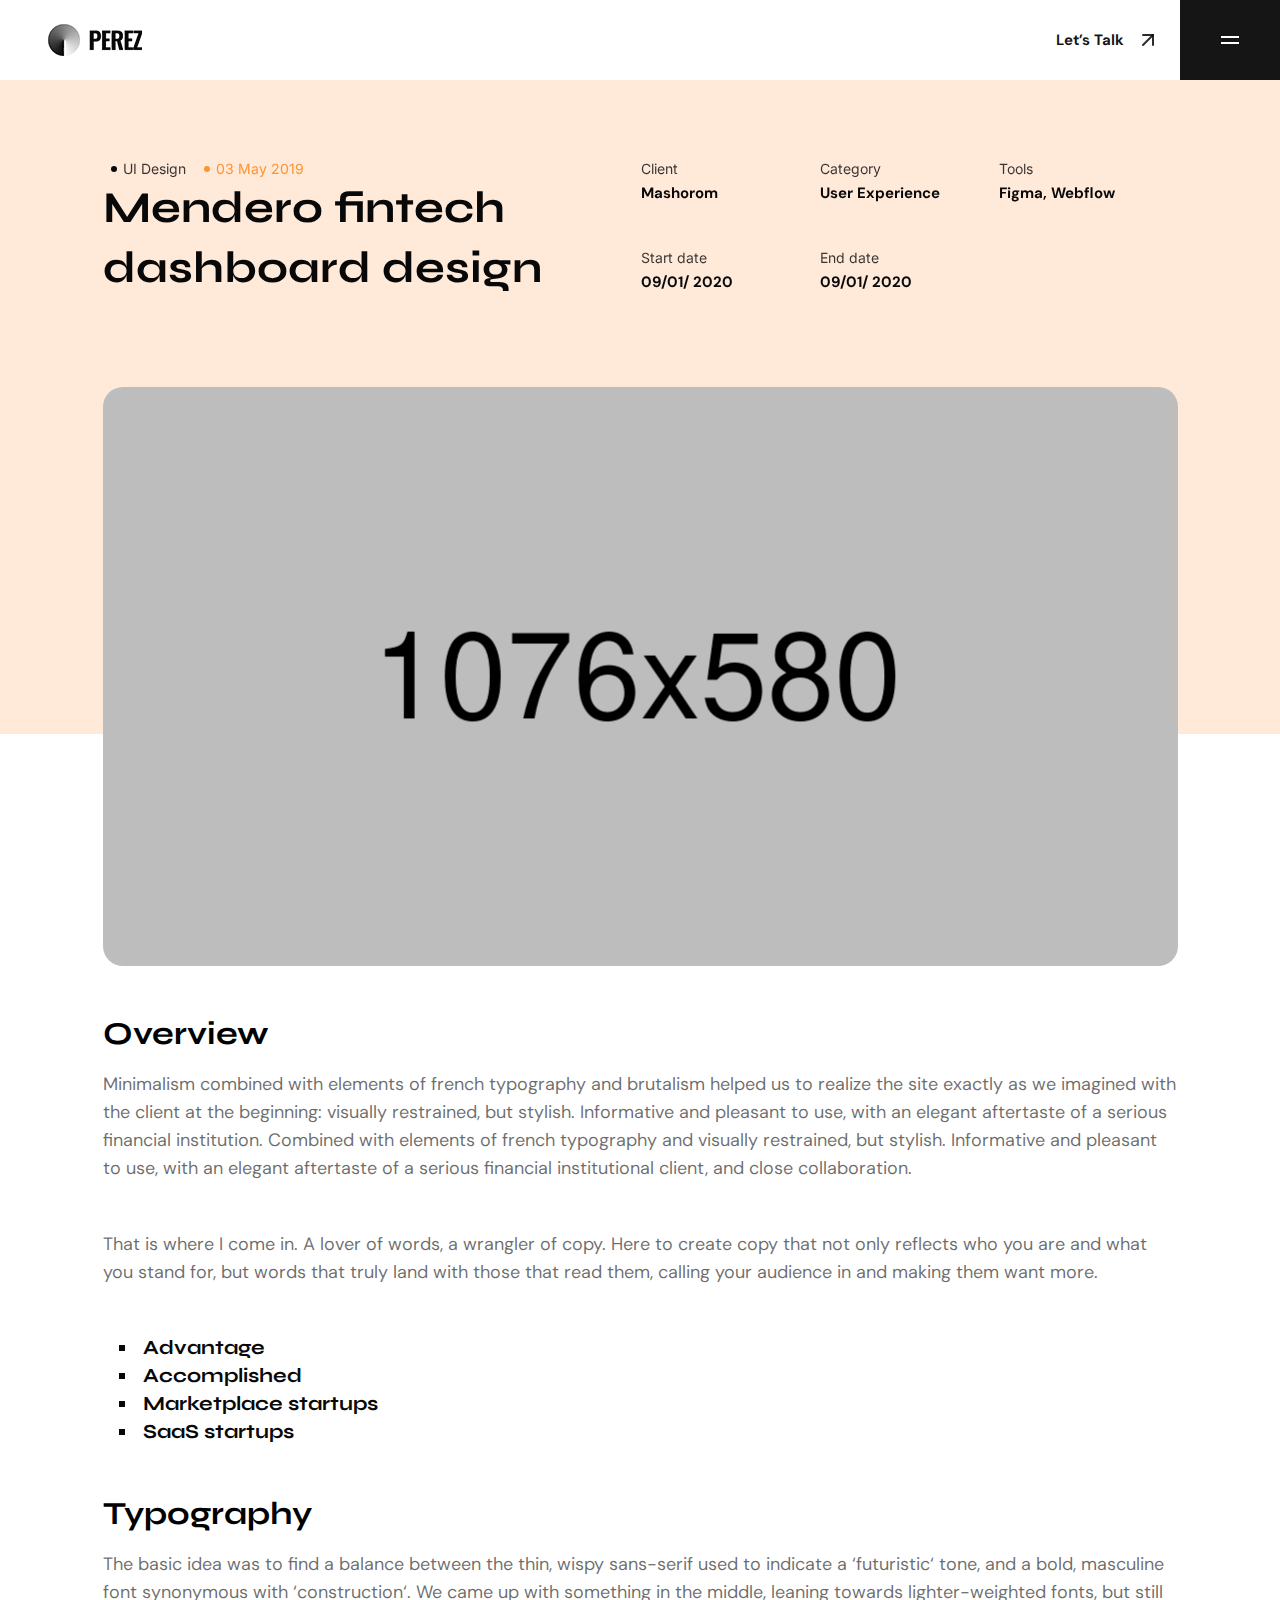
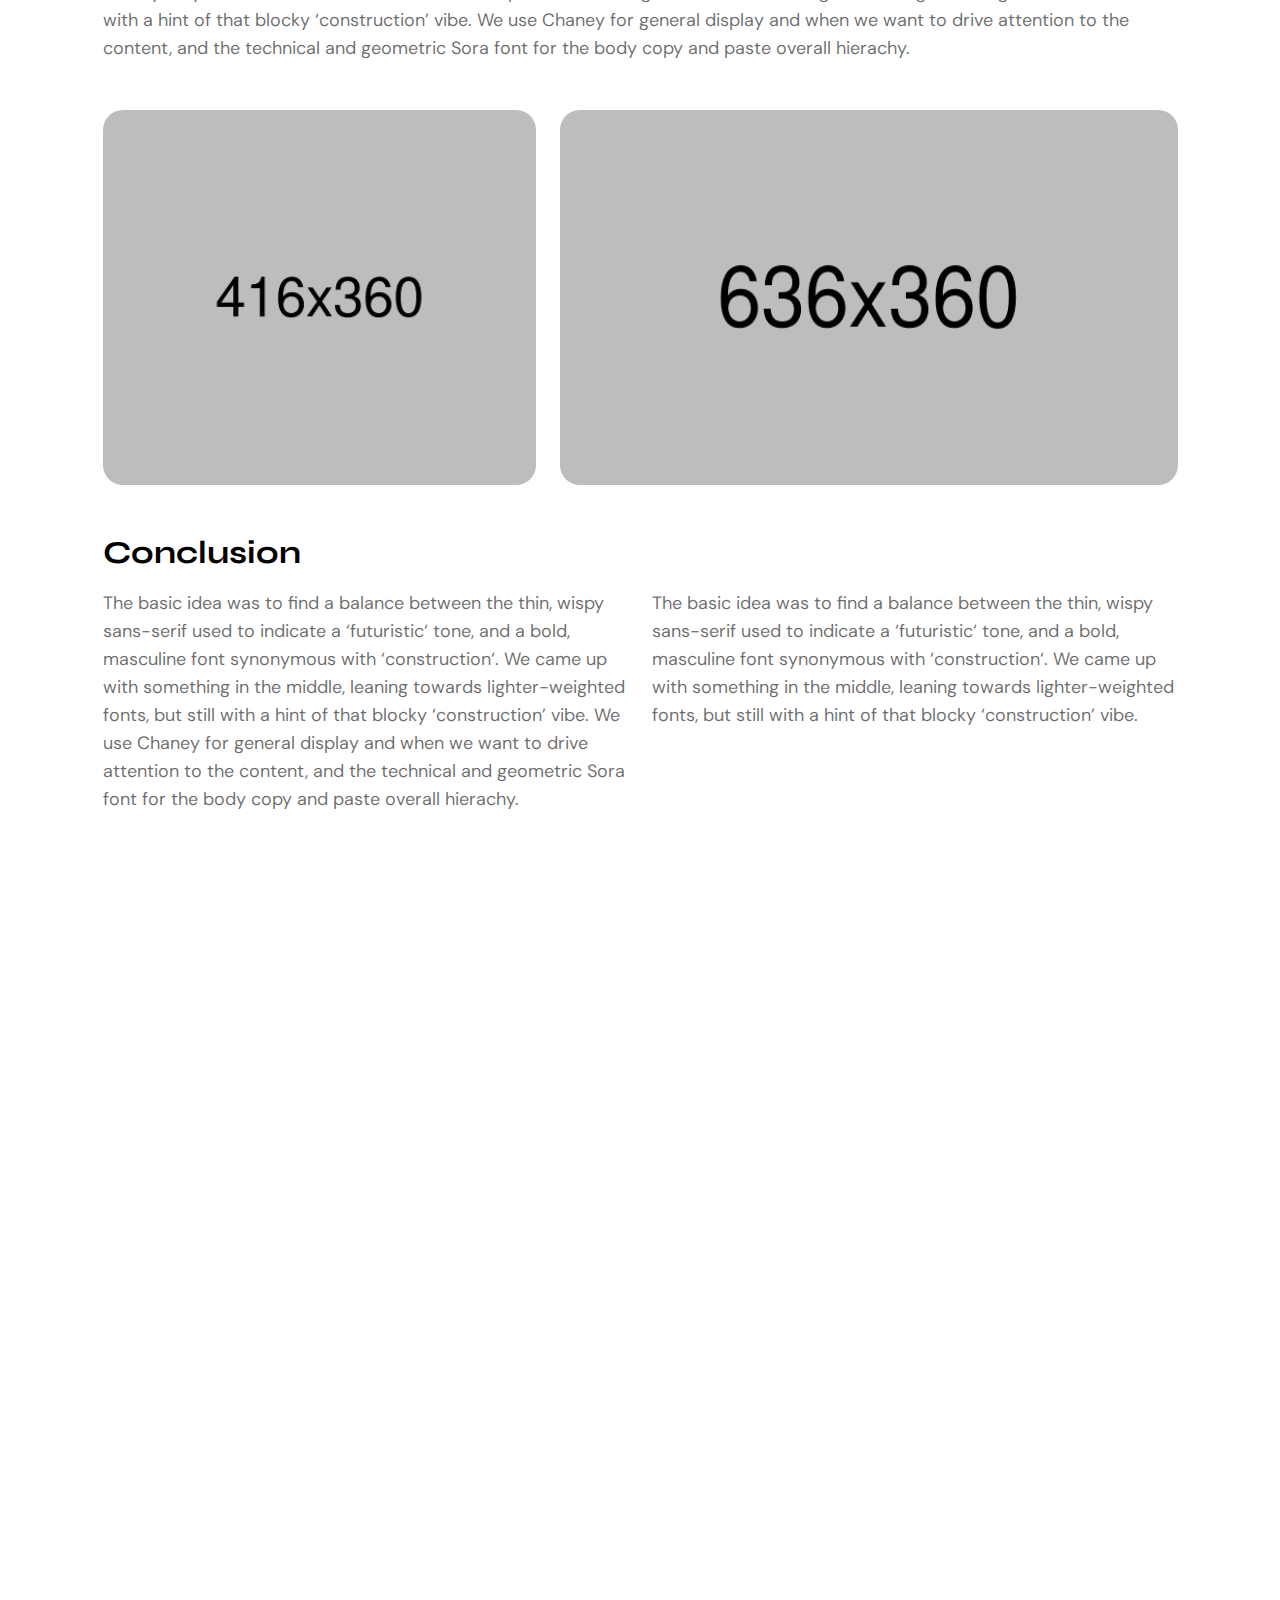
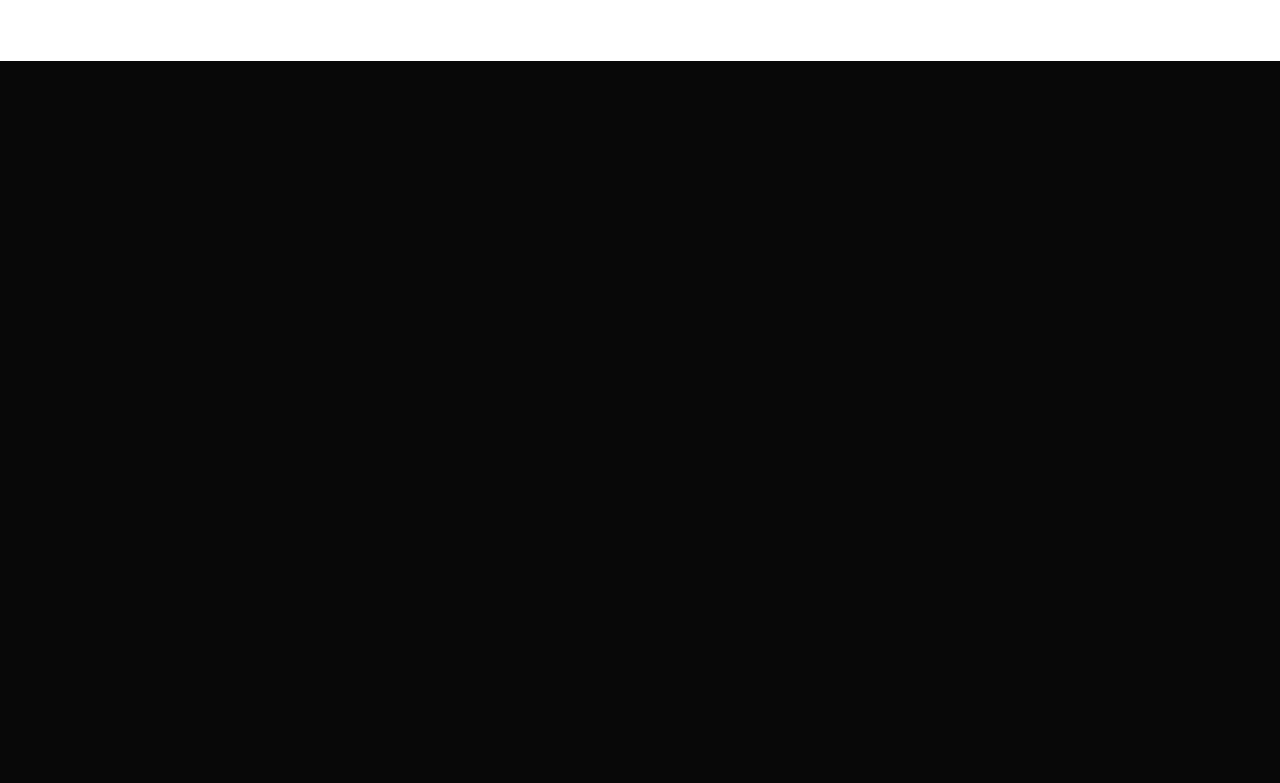
<file: project-details.html>
<!DOCTYPE html>
<html class="no-js" lang="en">

<head>
    <meta charset="utf-8" />
    <meta http-equiv="x-ua-compatible" content="ie=edge" />
    <title>Perez - Tailwind CSS Personal Portfolio Template</title>
    <meta name="AdsBot-Google" content="noindex follow" />
    <meta name="description" content="Perez - Tailwind CSS Personal Portfolio Template">
    <meta name="viewport" content="width=device-width, initial-scale=1, shrink-to-fit=no" />

    <!-- Favicon -->
    <link rel="shortcut icon" type="image/x-icon" href="assets/images/favicon.png" />

    <!-- CSS (Font, Vendor, Icon, Plugins & Style CSS files) -->

    <!-- Font CSS -->

    <link rel="preconnect" href="https://fonts.googleapis.com">
    <link rel="preconnect" href="https://fonts.gstatic.com" crossorigin>
    <link href="https://fonts.googleapis.com/css2?family=DM+Sans:ital,opsz,wght@0,9..40,100;0,9..40,200;0,9..40,300;0,9..40,400;0,9..40,500;0,9..40,600;0,9..40,700;0,9..40,800;0,9..40,900;0,9..40,1000;1,9..40,100;1,9..40,200;1,9..40,300;1,9..40,400;1,9..40,500;1,9..40,600;1,9..40,700;1,9..40,800;1,9..40,900;1,9..40,1000&family=Inter:wght@100;200;300;400;500;600;700;800;900&family=Poppins:ital,wght@0,100;0,200;0,300;0,400;0,500;0,600;0,700;0,800;0,900;1,100;1,200;1,300;1,400;1,500;1,600;1,700;1,800;1,900&family=Syne:wght@400;500;600;700;800&display=swap" rel="stylesheet">

    <!-- Plugins CSS (All Plugins Files) -->
    <link rel="stylesheet" href="assets/css/plugins/aos.css" />


    <!-- Style CSS -->
    <link rel="stylesheet" href="assets/css/style.css" />

</head>

<body>
    <div class="overflow-x-hidden">
        <!-- Header start -->

        <header id="sticky-header" class="xl:pl-12 bg-white">
            <div class="flex pl-4 xl:pl-0">

                <div class="flex-1 flex items-center justify-between">

                    <a href="index.html">
                        <img src="assets/images/logo/logo.png" alt="logo">
                    </a>

                    <!-- Link Start -->
                    <a href="contact.html" class="flex items-center flex-wrap py-[6px] px-3 text-[15px] font-bold text-active leading-none mr-2 transition-all duration-300 hover:text-orange group">Let’s
                        Talk
                        <span class="inline-block ml-3 group-hover:animate-arrow-move-up">
        <svg width="24" height="24" viewBox="0 0 24 24" fill="none" xmlns="http://www.w3.org/2000/svg">
          <path d="M7 17L17 7" stroke="currentColor" stroke-opacity="0.9" stroke-width="2" stroke-linecap="round"
            stroke-linejoin="round" />
          <path d="M7 7H17V17" stroke="currentColor" stroke-opacity="0.9" stroke-width="2" stroke-linecap="round"
            stroke-linejoin="round" />
        </svg>
      </span>
                    </a>
                    <!-- Link End -->
                </div>



                <!-- Button Start -->
                <div id="offcanvas-toggle" class="flex-none bg-active flex items-center flex-wrap justify-center py-7 px-[38px] cursor-pointer">
                    <button>
                        <svg width="24" height="24" viewBox="0 0 24 24" fill="none" xmlns="http://www.w3.org/2000/svg">
                            <rect x="3" y="8" width="18" height="2" fill="white" />
                            <rect x="3" y="14" width="18" height="2" fill="white" />
                        </svg>

                    </button>
                </div>
                <!-- Button End -->

            </div>
        </header>


        <!-- offcanvas-menu start -->
        <div id="offcanvas" class="offcanvas right-0 top-0 bottom-0 z-50 transform translate-x-full fixed h-full w-[350px] md:w-[460px] transition-all ease-in-out duration-300 bg-black-800 pl-8 flex flex-wrap flex-col justify-between">
            <!-- close button start -->

            <div>
                <div class="flex flex-wrap justify-between items-center border-b border-border-white mb-[80px]">
                    <a href="index.html">
                        <img src="assets/images/logo/offcanvas-logo.png" alt="">
                    </a>
                    <button id="offcanvas-close" class="offcanvas-close bg-primary py-7 px-[38px]" aria-label="offcanvas">
                        <svg width="24" height="24" viewBox="0 0 24 24" fill="none" xmlns="http://www.w3.org/2000/svg">
                            <path fill-rule="evenodd" clip-rule="evenodd" d="M19.2803 4.71967C19.5732 5.01256 19.5732 5.48744 19.2803 5.78033L5.78033 19.2803C5.48744 19.5732 5.01256 19.5732 4.71967 19.2803C4.42678 18.9874 4.42678 18.5126 4.71967 18.2197L18.2197 4.71967C18.5126 4.42678 18.9874 4.42678 19.2803 4.71967Z" fill="white" />
                            <path fill-rule="evenodd" clip-rule="evenodd" d="M4.71967 4.71967C5.01256 4.42678 5.48744 4.42678 5.78033 4.71967L19.2803 18.2197C19.5732 18.5126 19.5732 18.9874 19.2803 19.2803C18.9874 19.5732 18.5126 19.5732 18.2197 19.2803L4.71967 5.78033C4.42678 5.48744 4.42678 5.01256 4.71967 4.71967Z" fill="white" />
                        </svg>
                    </button>
                </div>

                <!-- close button end -->

                <!-- offcanvas-menu start -->

                <nav class="offcanvas-menu mr-[40px] flex flex-wrap flex-col justify-between">
                    <ul>
                        <li class="border-b border-border-white py-4 group">
                            <a href="index.html" class="text-white text-xl font-bold font-Syne leading-none flex flex-wrap items-center justify-between hover:text-orange transition duration-300">Home
                                <span class="inline-block group-hover:animate-arrow-move-up">
              <svg width="24" height="24" viewBox="0 0 24 24" fill="none" xmlns="http://www.w3.org/2000/svg">
                <path d="M7 17L17 7" stroke="currentColor" stroke-opacity="0.9" stroke-width="2" stroke-linecap="round"
                  stroke-linejoin="round"></path>
                <path d="M7 7H17V17" stroke="currentColor" stroke-opacity="0.9" stroke-width="2" stroke-linecap="round"
                  stroke-linejoin="round"></path>
              </svg>
            </span>
                            </a>
                        </li>
                        <li class="border-b border-border-white py-4 group">
                            <a href="about.html" class="text-white text-xl font-bold font-Syne leading-none flex flex-wrap items-center justify-between hover:text-orange transition duration-300">About
                                <span class="inline-block group-hover:animate-arrow-move-up">
              <svg width="24" height="24" viewBox="0 0 24 24" fill="none" xmlns="http://www.w3.org/2000/svg">
                <path d="M7 17L17 7" stroke="currentColor" stroke-opacity="0.9" stroke-width="2" stroke-linecap="round"
                  stroke-linejoin="round"></path>
                <path d="M7 7H17V17" stroke="currentColor" stroke-opacity="0.9" stroke-width="2" stroke-linecap="round"
                  stroke-linejoin="round"></path>
              </svg>
            </span>
                            </a>

                        </li>
                        <li class="border-b border-border-white py-4 group">
                            <a href="projects.html" class="text-white text-xl font-bold font-Syne leading-none flex flex-wrap items-center justify-between hover:text-orange transition duration-300">Project
                                <span class="inline-block group-hover:animate-arrow-move-up">
              <svg width="24" height="24" viewBox="0 0 24 24" fill="none" xmlns="http://www.w3.org/2000/svg">
                <path d="M7 17L17 7" stroke="currentColor" stroke-opacity="0.9" stroke-width="2" stroke-linecap="round"
                  stroke-linejoin="round"></path>
                <path d="M7 7H17V17" stroke="currentColor" stroke-opacity="0.9" stroke-width="2" stroke-linecap="round"
                  stroke-linejoin="round"></path>
              </svg>
            </span>
                            </a>
                        </li>
                        <li class="border-b border-border-white py-4 group">
                            <a href="project-details.html" class="text-white text-xl font-bold font-Syne leading-none flex flex-wrap items-center justify-between hover:text-orange transition duration-300">Project details
                                <span class="inline-block group-hover:animate-arrow-move-up">
              <svg width="24" height="24" viewBox="0 0 24 24" fill="none" xmlns="http://www.w3.org/2000/svg">
                <path d="M7 17L17 7" stroke="currentColor" stroke-opacity="0.9" stroke-width="2" stroke-linecap="round"
                  stroke-linejoin="round"></path>
                <path d="M7 7H17V17" stroke="currentColor" stroke-opacity="0.9" stroke-width="2" stroke-linecap="round"
                  stroke-linejoin="round"></path>
              </svg>
            </span>
                            </a>
                        </li>
                        <li class="border-b border-border-white py-4 group">
                            <a href="blog.html" class="text-white text-xl font-bold font-Syne leading-none flex flex-wrap items-center justify-between hover:text-orange transition duration-300">Blog
                                <span class="inline-block group-hover:animate-arrow-move-up">
              <svg width="24" height="24" viewBox="0 0 24 24" fill="none" xmlns="http://www.w3.org/2000/svg">
                <path d="M7 17L17 7" stroke="currentColor" stroke-opacity="0.9" stroke-width="2" stroke-linecap="round"
                  stroke-linejoin="round"></path>
                <path d="M7 7H17V17" stroke="currentColor" stroke-opacity="0.9" stroke-width="2" stroke-linecap="round"
                  stroke-linejoin="round"></path>
              </svg>
            </span>
                            </a>
                        </li>
                        <li class="border-b border-border-white py-4 group">
                            <a href="blog-details.html" class="text-white text-xl font-bold font-Syne leading-none flex flex-wrap items-center justify-between hover:text-orange transition duration-300">Blog Details
                                <span class="inline-block group-hover:animate-arrow-move-up">
              <svg width="24" height="24" viewBox="0 0 24 24" fill="none" xmlns="http://www.w3.org/2000/svg">
                <path d="M7 17L17 7" stroke="currentColor" stroke-opacity="0.9" stroke-width="2" stroke-linecap="round"
                  stroke-linejoin="round"></path>
                <path d="M7 7H17V17" stroke="currentColor" stroke-opacity="0.9" stroke-width="2" stroke-linecap="round"
                  stroke-linejoin="round"></path>
              </svg>
            </span>
                            </a>
                        </li>

                        <li class="border-b border-border-white py-4 group">
                            <a href="contact.html" class="text-white text-xl font-bold font-Syne leading-none flex flex-wrap items-center justify-between hover:text-orange transition duration-300">Contact
                                <span class="inline-block group-hover:animate-arrow-move-up">
              <svg width="24" height="24" viewBox="0 0 24 24" fill="none" xmlns="http://www.w3.org/2000/svg">
                <path d="M7 17L17 7" stroke="currentColor" stroke-opacity="0.9" stroke-width="2" stroke-linecap="round"
                  stroke-linejoin="round"></path>
                <path d="M7 7H17V17" stroke="currentColor" stroke-opacity="0.9" stroke-width="2" stroke-linecap="round"
                  stroke-linejoin="round"></path>
              </svg>
            </span>
                            </a>
                        </li>

                    </ul>
                </nav>

            </div>


            <nav class="pb-10">
                <ul class="flex flex-wrap gap-x-4 items-center">
                    <li><a href="#" class="text-white transition-all duration-300 hover:text-orange">
                            <svg width="24" height="24" viewBox="0 0 24 24" fill="none" xmlns="http://www.w3.org/2000/svg">
                                <path d="M7.443 5.3501C8.082 5.3501 8.673 5.4001 9.213 5.5481C9.754 5.6471 10.197 5.8451 10.59 6.0921C10.984 6.3401 11.279 6.6861 11.475 7.1311C11.672 7.5761 11.771 8.1211 11.771 8.7141C11.771 9.4071 11.623 10.0001 11.279 10.4451C10.984 10.8911 10.492 11.2861 9.902 11.5831C10.738 11.8311 11.377 12.2761 11.771 12.8701C12.164 13.4631 12.41 14.2051 12.41 15.0461C12.41 15.7391 12.262 16.3321 12.016 16.8271C11.771 17.3221 11.377 17.7671 10.934 18.0641C10.4528 18.3824 9.92083 18.6164 9.361 18.7561C8.771 18.9051 8.181 19.0041 7.591 19.0041H1V5.3501H7.443ZM7.049 10.8901C7.59 10.8901 8.033 10.7421 8.377 10.4951C8.721 10.2481 8.869 9.8021 8.869 9.2581C8.869 8.9611 8.819 8.6651 8.721 8.4671C8.623 8.2691 8.475 8.1201 8.279 7.9721C8.082 7.8731 7.885 7.7741 7.639 7.7251C7.393 7.6751 7.148 7.6751 6.852 7.6751H4V10.8911H7.05L7.049 10.8901ZM7.197 16.7281C7.492 16.7281 7.787 16.6781 8.033 16.6291C8.279 16.5791 8.525 16.4811 8.721 16.3321C8.92138 16.1873 9.08903 16.002 9.213 15.7881C9.311 15.5411 9.41 15.2441 9.41 14.8981C9.41 14.2051 9.213 13.7111 8.82 13.3641C8.426 13.0671 7.885 12.9191 7.246 12.9191H4V16.7291L7.197 16.7281ZM16.689 16.6781C17.082 17.0741 17.672 17.2721 18.459 17.2721C19 17.2721 19.492 17.1241 19.885 16.8771C20.279 16.5801 20.525 16.2831 20.623 15.9871H23.033C22.639 17.1731 22.049 18.0141 21.263 18.5591C20.475 19.0531 19.541 19.3501 18.41 19.3501C17.6864 19.3523 16.9688 19.218 16.295 18.9541C15.6887 18.7267 15.148 18.353 14.721 17.8661C14.2643 17.4107 13.9267 16.8498 13.738 16.2331C13.492 15.5901 13.393 14.8981 13.393 14.1061C13.393 13.3641 13.492 12.6721 13.738 12.0281C13.9749 11.4085 14.3252 10.8384 14.771 10.3471C15.2201 9.88594 15.7543 9.51613 16.344 9.2581C17.0007 8.99416 17.7022 8.85969 18.41 8.8621C19.246 8.8621 19.984 9.0111 20.623 9.3571C21.263 9.7031 21.754 10.0991 22.147 10.6931C22.541 11.2371 22.837 11.8801 23.033 12.5731C23.131 13.2651 23.18 13.9581 23.131 14.7491H16C16 15.5411 16.295 16.2831 16.689 16.6791V16.6781ZM19.787 11.4841C19.443 11.1381 18.902 10.9401 18.262 10.9401C17.82 10.9401 17.475 11.0401 17.18 11.1881C16.885 11.3361 16.689 11.5341 16.492 11.7321C16.311 11.9234 16.1912 12.1643 16.148 12.4241C16.098 12.6721 16.049 12.8701 16.049 13.0671H20.475C20.377 12.3251 20.131 11.8311 19.787 11.4841ZM15.459 6.2901H20.967V7.6261H15.46V6.2901H15.459Z" fill="currentColor" fill-opacity="0.9"></path>
                            </svg>

                        </a></li>
                    <li><a href="#" class="text-white transition-all duration-300 hover:text-orange"><svg width="24" height="24" viewBox="0 0 24 24" fill="none" xmlns="http://www.w3.org/2000/svg">
                                <path d="M6.94043 5.00002C6.94017 5.53046 6.7292 6.03906 6.35394 6.41394C5.97868 6.78883 5.46986 6.99929 4.93943 6.99902C4.409 6.99876 3.90039 6.78779 3.52551 6.41253C3.15062 6.03727 2.94016 5.52846 2.94043 4.99802C2.9407 4.46759 3.15166 3.95899 3.52692 3.5841C3.90218 3.20922 4.411 2.99876 4.94143 2.99902C5.47186 2.99929 5.98047 3.21026 6.35535 3.58552C6.73024 3.96078 6.9407 4.46959 6.94043 5.00002ZM7.00043 8.48002H3.00043V21H7.00043V8.48002ZM13.3204 8.48002H9.34043V21H13.2804V14.43C13.2804 10.77 18.0504 10.43 18.0504 14.43V21H22.0004V13.07C22.0004 6.90002 14.9404 7.13002 13.2804 10.16L13.3204 8.48002Z" fill="currentColor" fill-opacity="0.9"></path>
                            </svg>
                        </a></li>
                    <li><a href="#" class="text-white transition-all duration-300 hover:text-orange"><svg width="24" height="24" viewBox="0 0 24 24" fill="none" xmlns="http://www.w3.org/2000/svg">
                                <path d="M19.989 11.572C19.907 9.99792 19.3596 8.4836 18.416 7.221C18.1285 7.53061 17.8212 7.82123 17.496 8.091C16.4969 8.92086 15.3805 9.5982 14.183 10.101C14.35 10.451 14.503 10.79 14.638 11.11V11.113C14.665 11.174 14.688 11.231 14.732 11.342L14.749 11.382C16.262 11.212 17.858 11.275 19.405 11.485C19.611 11.512 19.805 11.541 19.989 11.572ZM10.604 4.122C11.5786 5.49516 12.4772 6.92062 13.296 8.392C14.519 7.91 15.53 7.302 16.344 6.625C16.674 6.351 16.938 6.093 17.14 5.87C15.701 4.65972 13.8803 3.99733 12 4C11.524 4 11.058 4.042 10.604 4.121V4.122ZM4.253 9.997C4.93423 9.97981 5.61464 9.93878 6.293 9.874C7.93264 9.72734 9.55828 9.4525 11.155 9.052C10.3205 7.60221 9.41956 6.19171 8.455 4.825C7.42472 5.3354 6.51626 6.06141 5.79124 6.95379C5.06623 7.84617 4.54162 8.88404 4.253 9.997ZM5.783 17.035C6.25195 16.3575 6.77894 15.7221 7.358 15.136C8.812 13.646 10.528 12.486 12.514 11.846L12.576 11.828C12.411 11.464 12.256 11.139 12.1 10.833C10.264 11.368 8.33 11.702 6.403 11.875C5.463 11.96 4.62 11.997 4 12.003C3.99815 13.8356 4.62722 15.6128 5.783 17.035ZM15.004 19.415C14.6184 17.4703 14.0725 15.5607 13.372 13.706C11.372 14.433 9.776 15.496 8.543 16.764C8.0454 17.2664 7.60382 17.8213 7.226 18.419C8.60481 19.4478 10.2797 20.0025 12 20C13.0299 20.0015 14.0504 19.8035 15.005 19.417L15.004 19.415ZM16.878 18.34C18.4393 17.1398 19.5028 15.4057 19.865 13.47C19.525 13.385 19.094 13.3 18.62 13.234C17.5661 13.0823 16.4968 13.0712 15.44 13.201C16.035 14.8799 16.5154 16.5961 16.878 18.34ZM12 22C6.477 22 2 17.523 2 12C2 6.477 6.477 2 12 2C17.523 2 22 6.477 22 12C22 17.523 17.523 22 12 22Z" fill="currentColor" fill-opacity="0.9"></path>
                            </svg>
                        </a></li>
                    <li><a href="#" class="text-white transition-all duration-300 hover:text-orange"><svg width="24" height="24" viewBox="0 0 24 24" fill="none" xmlns="http://www.w3.org/2000/svg">
                                <path d="M12.001 2C6.47598 2 2.00098 6.475 2.00098 12C1.99977 14.0992 2.65958 16.1454 3.88679 17.8484C5.114 19.5515 6.84631 20.8249 8.83798 21.488C9.33798 21.575 9.52598 21.275 9.52598 21.012C9.52598 20.775 9.51298 19.988 9.51298 19.15C7.00098 19.613 6.35098 18.538 6.15098 17.975C6.03798 17.687 5.55098 16.8 5.12598 16.562C4.77598 16.375 4.27598 15.912 5.11298 15.9C5.90098 15.887 6.46298 16.625 6.65098 16.925C7.55098 18.437 8.98798 18.012 9.56298 17.75C9.65098 17.1 9.91298 16.663 10.201 16.413C7.97598 16.163 5.65098 15.3 5.65098 11.475C5.65098 10.387 6.03798 9.488 6.67598 8.788C6.57598 8.538 6.22598 7.513 6.77598 6.138C6.77598 6.138 7.61298 5.875 9.52598 7.162C10.3401 6.9364 11.1812 6.82302 12.026 6.825C12.876 6.825 13.726 6.937 14.526 7.162C16.439 5.862 17.276 6.138 17.276 6.138C17.826 7.513 17.476 8.538 17.376 8.788C18.013 9.488 18.401 10.375 18.401 11.475C18.401 15.313 16.064 16.163 13.839 16.413C14.201 16.725 14.514 17.325 14.514 18.263C14.514 19.6 14.501 20.675 14.501 21.013C14.501 21.275 14.689 21.587 15.189 21.487C17.1738 20.8166 18.8985 19.5408 20.1203 17.8389C21.3421 16.1371 21.9995 14.095 22 12C22 6.475 17.525 2 12 2H12.001Z" fill="currentColor" fill-opacity="0.9"></path>
                            </svg>
                        </a></li>

                </ul>
            </nav>
        </div>
        <!-- offcanvas-menu end -->

        <!-- Header end -->

        <!-- Hero Section Start -->
        <section class="bg-secondary pt-20">
            <div class="max-w-[1075px] mx-auto px-4 xl:px-0" data-aos="flip-down" data-aos-delay="300">
                <div class="grid grid-cols-1 lg:grid-cols-2 pb-12">
                    <div class="mb-10">
                        <ul class="flex flex-wrap text-sm font-normal font-Inter leading-tight">
                            <li class="relative z-[1] before:rounded-full before:bg-black-800 before:block before:absolute before:top-[50%] before:translate-y-[-50%] before:left-[8px] before:-z-[1] before:w-[6px] before:h-[6px] pl-[20px]">
                                <a class="text-black-text-800" href="#">UI Design</a>
                            </li>
                            <li class="relative z-[1] before:rounded-full before:bg-orange before:block before:absolute before:top-[50%] before:translate-y-[-50%] before:left-[8px] before:-z-[1] before:w-[6px] before:h-[6px] pl-[20px] ml-[10px]">
                                <a class="text-orange" href="#">03 May 2019</a>
                            </li>

                        </ul>

                        <h4 class="text-black-800 font-bold font-Syne leading-snug text-[32px] lg:text-[44px]">
                            Mendero fintech dashboard design
                        </h4>
                    </div>
                    <ul class="flex flex-wrap gap-y-6 lg:gap-y-0">
                        <li class="flex flex-wrap flex-col gap-2 w-3/6 sm:w-1/3">
                            <span
                                class="text-black-text-800 text-sm font-normal font-Inter leading-tight">Client</span>
                            <h2 class="text-black-800 text-[15px] font-bold font-sans leading-none">Mashorom</h2>
                        </li>
                        <li class="flex flex-wrap flex-col gap-2 w-3/6 sm:w-1/3">
                            <span
                                class="text-black-text-800 text-sm font-normal font-Inter leading-tight">Category</span>
                            <h4 class="text-black-800 text-[15px] font-bold font-sans leading-none">User Experience
                            </h4>
                        </li>
                        <li class="flex flex-wrap flex-col gap-2 w-3/6 sm:w-1/3">
                            <span
                                class="text-black-text-800 text-sm font-normal font-Inter leading-tight">Tools</span>
                            <h4 class="text-black-800 text-[15px] font-bold font-sans leading-none">Figma, Webflow
                            </h4>
                        </li>
                        <li class="flex flex-wrap flex-col gap-2 w-3/6 sm:w-1/3">
                            <span class="text-black-text-800 text-sm font-normal font-Inter leading-tight">Start
                                date</span>
                            <h4 class="text-black-800 text-[15px] font-bold font-sans leading-none">09/01/ 2020</h4>
                        </li>
                        <li class="flex flex-wrap flex-col gap-2 w-3/6 sm:w-1/3">
                            <span class="text-black-text-800 text-sm font-normal font-Inter leading-tight">End
                                date</span>
                            <h4 class="text-black-800 text-[15px] font-bold font-sans leading-none">09/01/ 2020</h4>
                        </li>
                    </ul>
                </div>
                <div class="grid grid-cols-1 mb-12">
                    <img class="w-full rounded-[20px]" src="assets/images/blog-details/banner.png" alt="banner">
                </div>
            </div>
        </section>
        <!-- Hero Section End -->


        <section class="bg-white pb-[120px] mt-[-130px] pt-[130px] md:mt-[-280px] md:pt-[280px]">
            <div class="max-w-[1075px] mx-auto px-4 xl:px-0">
                <div class="grid grid-cols-1">

                    <h3 class="text-[32px] font-bold font-Syne leading-10 mb-4">Overview</h3>
                    <p class="paragraph mb-12">Minimalism combined with elements of french typography and brutalism
                        helped us to realize the
                        site exactly as we imagined with the client at the beginning: visually restrained, but
                        stylish.
                        Informative and pleasant to use, with an elegant aftertaste of a serious financial
                        institution.
                        Combined with elements of french typography and visually restrained, but stylish.
                        Informative
                        and pleasant to use, with an elegant aftertaste of a serious financial institutional client,
                        and
                        close collaboration.</p>
                    <p class="paragraph mb-12">That is where I come in. A lover of words, a wrangler of copy. Here
                        to
                        create copy that not only
                        reflects who you are and what you stand for, but words that truly land with those that read
                        them, calling your audience in and making them want more.</p>
                    <ul class="text-black-800 text-xl font-bold font-Syne mb-12">
                        <li class="relative z-[1] before:bg-black-800 before:block before:absolute before:top-[50%] before:translate-y-[-50%] before:left-4 before:-z-[1] before:w-[6px] before:h-[6px] pl-10">
                            Advantage</li>
                        <li class="relative z-[1] before:bg-black-800 before:block before:absolute before:top-[50%] before:translate-y-[-50%] before:left-4 before:-z-[1] before:w-[6px] before:h-[6px] pl-10">
                            Accomplished</li>
                        <li class="relative z-[1] before:bg-black-800 before:block before:absolute before:top-[50%] before:translate-y-[-50%] before:left-4 before:-z-[1] before:w-[6px] before:h-[6px] pl-10">
                            Marketplace startups</li>
                        <li class="relative z-[1] before:bg-black-800 before:block before:absolute before:top-[50%] before:translate-y-[-50%] before:left-4 before:-z-[1] before:w-[6px] before:h-[6px] pl-10">
                            SaaS startups</li>
                    </ul>

                    <h3 class="text-[32px] font-bold font-Syne leading-10 mb-4">Typography</h3>
                    <p class="paragraph mb-12">
                        The basic idea was to find a balance between the thin, wispy sans-serif used to indicate a
                        ‘futuristic‘ tone, and a bold, masculine font synonymous with ‘construction‘. We came up
                        with
                        something in the middle, leaning towards lighter-weighted fonts, but still with a hint of
                        that
                        blocky ‘construction’ vibe. We use Chaney for general display and when we want to drive
                        attention to the content, and the technical and geometric Sora font for the body copy and
                        paste
                        overall hierachy.
                    </p>

                </div>
                <div class="grid grid-cols-12 gap-6 mb-12">
                    <div class="col-span-12 sm:col-span-5">
                        <img class="w-full h-full rounded-[20px]" src="assets/images/blog-details/post1.png" alt="post image">
                    </div>
                    <div class="col-span-12 sm:col-span-7">
                        <img class="w-full h-full rounded-[20px]" src="assets/images/blog-details/post2.png" alt="post image">
                    </div>
                </div>

                <div class="grid grid-cols-1">
                    <h3 class="text-[32px] font-bold font-Syne leading-10 mb-4">Conclusion</h3>
                </div>

                <div class="grid grid-cols-1 lg:grid-cols-2 gap-6">
                    <p class="paragraph">The basic idea was to find a balance between the thin, wispy sans-serif
                        used to indicate a ‘futuristic‘ tone, and a bold, masculine font synonymous with ‘construction‘.
                        We came up with something in the middle, leaning towards lighter-weighted fonts, but still with
                        a hint of that blocky ‘construction’ vibe. We use Chaney for general display and when we want to
                        drive attention to the content, and the technical and geometric Sora font for the body copy and
                        paste overall hierachy.</p>
                    <p class="paragraph">
                        The basic idea was to find a balance between the thin, wispy sans-serif used to indicate a
                        ‘futuristic‘ tone, and a bold, masculine font synonymous with ‘construction‘. We came up with
                        something in the middle, leaning towards lighter-weighted fonts, but still with a hint of that
                        blocky ‘construction’ vibe.
                    </p>
                </div>
            </div>
        </section>

        <!-- Project Section Start -->
        <section class="bg-white pb-[120px]">
            <div class="container">
                <div class="grid grid-cols-12 gap-6">
                    <div class="col-span-12" data-aos="flip-down">
                        <div class="font-bold font-Syne text-center leading-none flex flex-wrap flex-col gap-y-2 mb-10">
                            <span class="text-orange text-xl">Portfolio</span>
                            <h3 class="text-black-800 text-4xl lg:text-5xl xl:text-[64px] tracking-[-1.5px]">
                                Related <span
                                    class="relative z-[1] before:rounded-full before:bg-primary before:block before:absolute before:top-[8px] before:left-[32px] before:-z-[1] before:w-[36px] lg:before:w-[48px] xl:before:w-[64px] before:h-[36px] lg:before:h-[48px] xl:before:h-[64px]">wo</span>rk
                            </h3>
                        </div>
                    </div>

                    <div class="col-span-12 md:col-span-6" data-aos="flip-down">
                        <div class="rounded-[20px] overflow-hidden mb-6">
                            <img src="assets/images/projects/project3.png" alt="project1">
                        </div>
                        <div class="flex flex-wrap flex-col gap-3">
                            <div class="flex flex-wrap gap-2">
                                <a class="text-xs text-black-text-800 uppercase font-medium font-Inter leading-none py-[6px] px-4 rounded-[40px] border border-black-text-400 transition-all hover:bg-active hover:border-active hover:text-white" href="projects.html">APP</a>
                                <a class="text-xs text-black-text-800 uppercase font-medium font-Inter leading-none py-[6px] px-4 rounded-[40px] border border-black-text-400 transition-all hover:bg-active hover:border-active hover:text-white" href="projects.html">DEVELOPMENT</a>

                            </div>
                            <div class="flex flex-wrap items-center justify-between text-black-800 hover:text-orange group">
                                <h4 class="font-bold font-Syne text-center leading-10 text-[17px] sm:text-[20px] xl:text-[24px] 2xl:text-[28px] capitalize">
                                    <a class="transition-all" href="project-details.html">Basinik Finance App</a>
                                </h4>
                                <a href="project-details.html" class="group-hover:animate-arrow-move-up">
                                    <svg width="40" height="40" viewBox="0 0 40 40" fill="none" xmlns="http://www.w3.org/2000/svg">
                                        <path fill-rule="evenodd" clip-rule="evenodd" d="M30.8839 9.11612C31.372 9.60427 31.372 10.3957 30.8839 10.8839L10.8839 30.8839C10.3957 31.372 9.60427 31.372 9.11612 30.8839C8.62796 30.3957 8.62796 29.6043 9.11612 29.1161L29.1161 9.11612C29.6043 8.62796 30.3957 8.62796 30.8839 9.11612Z" fill="currentColor" fill-opacity="0.9"></path>
                                        <path fill-rule="evenodd" clip-rule="evenodd" d="M12.5 10C12.5 9.30964 13.0596 8.75 13.75 8.75H30C30.6904 8.75 31.25 9.30964 31.25 10V26.25C31.25 26.9404 30.6904 27.5 30 27.5C29.3096 27.5 28.75 26.9404 28.75 26.25V11.25H13.75C13.0596 11.25 12.5 10.6904 12.5 10Z" fill="currentColor" fill-opacity="0.9"></path>
                                    </svg>

                                </a>
                            </div>
                        </div>
                    </div>

                    <div class="col-span-12 md:col-span-6" data-aos="flip-down" data-aos-delay="300">
                        <div class="rounded-[20px] overflow-hidden mb-6">
                            <img src="assets/images/projects/project4.png" alt="project1">
                        </div>
                        <div class="flex flex-wrap flex-col gap-3">
                            <div class="flex flex-wrap gap-2">
                                <a class="text-xs text-black-text-800 uppercase font-medium font-Inter leading-none py-[6px] px-4 rounded-[40px] border border-black-text-400 transition-all hover:bg-active hover:border-active hover:text-white" href="projects.html">APP</a>
                                <a class="text-xs text-black-text-800 uppercase font-medium font-Inter leading-none py-[6px] px-4 rounded-[40px] border border-black-text-400 transition-all hover:bg-active hover:border-active hover:text-white" href="projects.html">DEVELOPMENT</a>

                            </div>
                            <div class="flex flex-wrap items-center justify-between text-black-800 hover:text-orange group">
                                <h4 class="font-bold font-Syne text-center leading-10 text-[17px] sm:text-[20px] xl:text-[24px] 2xl:text-[28px] capitalize">
                                    <a class="transition-all" href="project-details.html">Oxilex Dashboard design</a>
                                </h4>
                                <a href="project-details.html" class="group-hover:animate-arrow-move-up">
                                    <svg width="40" height="40" viewBox="0 0 40 40" fill="none" xmlns="http://www.w3.org/2000/svg">
                                        <path fill-rule="evenodd" clip-rule="evenodd" d="M30.8839 9.11612C31.372 9.60427 31.372 10.3957 30.8839 10.8839L10.8839 30.8839C10.3957 31.372 9.60427 31.372 9.11612 30.8839C8.62796 30.3957 8.62796 29.6043 9.11612 29.1161L29.1161 9.11612C29.6043 8.62796 30.3957 8.62796 30.8839 9.11612Z" fill="currentColor" fill-opacity="0.9"></path>
                                        <path fill-rule="evenodd" clip-rule="evenodd" d="M12.5 10C12.5 9.30964 13.0596 8.75 13.75 8.75H30C30.6904 8.75 31.25 9.30964 31.25 10V26.25C31.25 26.9404 30.6904 27.5 30 27.5C29.3096 27.5 28.75 26.9404 28.75 26.25V11.25H13.75C13.0596 11.25 12.5 10.6904 12.5 10Z" fill="currentColor" fill-opacity="0.9"></path>
                                    </svg>

                                </a>
                            </div>
                        </div>
                    </div>
                </div>
            </div>
        </section>
        <!-- Project Section End -->


        <!-- Footer Start -->
        <footer class="footer bg-black-800 pt-[80px] lg:pt-[100px] xl:pt-[120px] pb-[60px]">
            <div class="container">
                <div class="overflow-x-hidden" data-aos="flip-down">
                    <div class="grid md:grid-cols-2 lg:grid-cols-3 gap-5 lg:gap-6">
                        <div class="pt-12">
                            <h3 class="text-white font-Syne font-bold text-4xl lg:text-5xl xl:text-[64px] tracking-[-1.5px]"><span
                    class="relative z-[1] before:rounded-full before:bg-primary before:block before:absolute before:top-[8px] before:left-[0] before:-z-[1] before:w-[36px] lg:before:w-[48px] xl:before:w-[60px] before:h-[36px] lg:before:h-[48px] xl:before:h-[60px]">Le</span>
                                t’s work together</h3>
                            <div class="flex flex-wrap items-center mt-10">
                                <span class="text-xl font-bold font-Syne text-white">Based in Germany |</span>
                                <div class="ml-5 md:ml-[5px] lg:ml-0 xl:ml-[16px] 2xl:ml-5">
                                    <ul class="flex flex-wrap gap-x-4 items-center">
                                        <li><a href="#" class="text-white hover:text-orange">
                                                <svg width="24" height="24" viewBox="0 0 24 24" fill="none" xmlns="http://www.w3.org/2000/svg">
                                                    <path d="M7.443 5.3501C8.082 5.3501 8.673 5.4001 9.213 5.5481C9.754 5.6471 10.197 5.8451 10.59 6.0921C10.984 6.3401 11.279 6.6861 11.475 7.1311C11.672 7.5761 11.771 8.1211 11.771 8.7141C11.771 9.4071 11.623 10.0001 11.279 10.4451C10.984 10.8911 10.492 11.2861 9.902 11.5831C10.738 11.8311 11.377 12.2761 11.771 12.8701C12.164 13.4631 12.41 14.2051 12.41 15.0461C12.41 15.7391 12.262 16.3321 12.016 16.8271C11.771 17.3221 11.377 17.7671 10.934 18.0641C10.4528 18.3824 9.92083 18.6164 9.361 18.7561C8.771 18.9051 8.181 19.0041 7.591 19.0041H1V5.3501H7.443ZM7.049 10.8901C7.59 10.8901 8.033 10.7421 8.377 10.4951C8.721 10.2481 8.869 9.8021 8.869 9.2581C8.869 8.9611 8.819 8.6651 8.721 8.4671C8.623 8.2691 8.475 8.1201 8.279 7.9721C8.082 7.8731 7.885 7.7741 7.639 7.7251C7.393 7.6751 7.148 7.6751 6.852 7.6751H4V10.8911H7.05L7.049 10.8901ZM7.197 16.7281C7.492 16.7281 7.787 16.6781 8.033 16.6291C8.279 16.5791 8.525 16.4811 8.721 16.3321C8.92138 16.1873 9.08903 16.002 9.213 15.7881C9.311 15.5411 9.41 15.2441 9.41 14.8981C9.41 14.2051 9.213 13.7111 8.82 13.3641C8.426 13.0671 7.885 12.9191 7.246 12.9191H4V16.7291L7.197 16.7281ZM16.689 16.6781C17.082 17.0741 17.672 17.2721 18.459 17.2721C19 17.2721 19.492 17.1241 19.885 16.8771C20.279 16.5801 20.525 16.2831 20.623 15.9871H23.033C22.639 17.1731 22.049 18.0141 21.263 18.5591C20.475 19.0531 19.541 19.3501 18.41 19.3501C17.6864 19.3523 16.9688 19.218 16.295 18.9541C15.6887 18.7267 15.148 18.353 14.721 17.8661C14.2643 17.4107 13.9267 16.8498 13.738 16.2331C13.492 15.5901 13.393 14.8981 13.393 14.1061C13.393 13.3641 13.492 12.6721 13.738 12.0281C13.9749 11.4085 14.3252 10.8384 14.771 10.3471C15.2201 9.88594 15.7543 9.51613 16.344 9.2581C17.0007 8.99416 17.7022 8.85969 18.41 8.8621C19.246 8.8621 19.984 9.0111 20.623 9.3571C21.263 9.7031 21.754 10.0991 22.147 10.6931C22.541 11.2371 22.837 11.8801 23.033 12.5731C23.131 13.2651 23.18 13.9581 23.131 14.7491H16C16 15.5411 16.295 16.2831 16.689 16.6791V16.6781ZM19.787 11.4841C19.443 11.1381 18.902 10.9401 18.262 10.9401C17.82 10.9401 17.475 11.0401 17.18 11.1881C16.885 11.3361 16.689 11.5341 16.492 11.7321C16.311 11.9234 16.1912 12.1643 16.148 12.4241C16.098 12.6721 16.049 12.8701 16.049 13.0671H20.475C20.377 12.3251 20.131 11.8311 19.787 11.4841ZM15.459 6.2901H20.967V7.6261H15.46V6.2901H15.459Z" fill="currentColor" fill-opacity="0.9"></path>
                                                </svg>

                                            </a></li>
                                        <li><a href="#" class="text-white hover:text-orange"><svg width="24" height="24" viewBox="0 0 24 24" fill="none" xmlns="http://www.w3.org/2000/svg">
                                                    <path d="M6.94043 5.00002C6.94017 5.53046 6.7292 6.03906 6.35394 6.41394C5.97868 6.78883 5.46986 6.99929 4.93943 6.99902C4.409 6.99876 3.90039 6.78779 3.52551 6.41253C3.15062 6.03727 2.94016 5.52846 2.94043 4.99802C2.9407 4.46759 3.15166 3.95899 3.52692 3.5841C3.90218 3.20922 4.411 2.99876 4.94143 2.99902C5.47186 2.99929 5.98047 3.21026 6.35535 3.58552C6.73024 3.96078 6.9407 4.46959 6.94043 5.00002ZM7.00043 8.48002H3.00043V21H7.00043V8.48002ZM13.3204 8.48002H9.34043V21H13.2804V14.43C13.2804 10.77 18.0504 10.43 18.0504 14.43V21H22.0004V13.07C22.0004 6.90002 14.9404 7.13002 13.2804 10.16L13.3204 8.48002Z" fill="currentColor" fill-opacity="0.9"></path>
                                                </svg>
                                            </a></li>
                                        <li><a href="#" class="text-white hover:text-orange"><svg width="24" height="24" viewBox="0 0 24 24" fill="none" xmlns="http://www.w3.org/2000/svg">
                                                    <path d="M19.989 11.572C19.907 9.99792 19.3596 8.4836 18.416 7.221C18.1285 7.53061 17.8212 7.82123 17.496 8.091C16.4969 8.92086 15.3805 9.5982 14.183 10.101C14.35 10.451 14.503 10.79 14.638 11.11V11.113C14.665 11.174 14.688 11.231 14.732 11.342L14.749 11.382C16.262 11.212 17.858 11.275 19.405 11.485C19.611 11.512 19.805 11.541 19.989 11.572ZM10.604 4.122C11.5786 5.49516 12.4772 6.92062 13.296 8.392C14.519 7.91 15.53 7.302 16.344 6.625C16.674 6.351 16.938 6.093 17.14 5.87C15.701 4.65972 13.8803 3.99733 12 4C11.524 4 11.058 4.042 10.604 4.121V4.122ZM4.253 9.997C4.93423 9.97981 5.61464 9.93878 6.293 9.874C7.93264 9.72734 9.55828 9.4525 11.155 9.052C10.3205 7.60221 9.41956 6.19171 8.455 4.825C7.42472 5.3354 6.51626 6.06141 5.79124 6.95379C5.06623 7.84617 4.54162 8.88404 4.253 9.997ZM5.783 17.035C6.25195 16.3575 6.77894 15.7221 7.358 15.136C8.812 13.646 10.528 12.486 12.514 11.846L12.576 11.828C12.411 11.464 12.256 11.139 12.1 10.833C10.264 11.368 8.33 11.702 6.403 11.875C5.463 11.96 4.62 11.997 4 12.003C3.99815 13.8356 4.62722 15.6128 5.783 17.035ZM15.004 19.415C14.6184 17.4703 14.0725 15.5607 13.372 13.706C11.372 14.433 9.776 15.496 8.543 16.764C8.0454 17.2664 7.60382 17.8213 7.226 18.419C8.60481 19.4478 10.2797 20.0025 12 20C13.0299 20.0015 14.0504 19.8035 15.005 19.417L15.004 19.415ZM16.878 18.34C18.4393 17.1398 19.5028 15.4057 19.865 13.47C19.525 13.385 19.094 13.3 18.62 13.234C17.5661 13.0823 16.4968 13.0712 15.44 13.201C16.035 14.8799 16.5154 16.5961 16.878 18.34ZM12 22C6.477 22 2 17.523 2 12C2 6.477 6.477 2 12 2C17.523 2 22 6.477 22 12C22 17.523 17.523 22 12 22Z" fill="currentColor" fill-opacity="0.9"></path>
                                                </svg>
                                            </a></li>
                                        <li><a href="#" class="text-white hover:text-orange"><svg width="24" height="24" viewBox="0 0 24 24" fill="none" xmlns="http://www.w3.org/2000/svg">
                                                    <path d="M12.001 2C6.47598 2 2.00098 6.475 2.00098 12C1.99977 14.0992 2.65958 16.1454 3.88679 17.8484C5.114 19.5515 6.84631 20.8249 8.83798 21.488C9.33798 21.575 9.52598 21.275 9.52598 21.012C9.52598 20.775 9.51298 19.988 9.51298 19.15C7.00098 19.613 6.35098 18.538 6.15098 17.975C6.03798 17.687 5.55098 16.8 5.12598 16.562C4.77598 16.375 4.27598 15.912 5.11298 15.9C5.90098 15.887 6.46298 16.625 6.65098 16.925C7.55098 18.437 8.98798 18.012 9.56298 17.75C9.65098 17.1 9.91298 16.663 10.201 16.413C7.97598 16.163 5.65098 15.3 5.65098 11.475C5.65098 10.387 6.03798 9.488 6.67598 8.788C6.57598 8.538 6.22598 7.513 6.77598 6.138C6.77598 6.138 7.61298 5.875 9.52598 7.162C10.3401 6.9364 11.1812 6.82302 12.026 6.825C12.876 6.825 13.726 6.937 14.526 7.162C16.439 5.862 17.276 6.138 17.276 6.138C17.826 7.513 17.476 8.538 17.376 8.788C18.013 9.488 18.401 10.375 18.401 11.475C18.401 15.313 16.064 16.163 13.839 16.413C14.201 16.725 14.514 17.325 14.514 18.263C14.514 19.6 14.501 20.675 14.501 21.013C14.501 21.275 14.689 21.587 15.189 21.487C17.1738 20.8166 18.8985 19.5408 20.1203 17.8389C21.3421 16.1371 21.9995 14.095 22 12C22 6.475 17.525 2 12 2H12.001Z" fill="currentColor" fill-opacity="0.9"></path>
                                                </svg>
                                            </a></li>

                                    </ul>
                                </div>
                            </div>
                        </div>

                        <div class="py-9 px-7 border-border-white border rounded-2xl flex flex-col justify-between group">
                            <h3 class="text-xl font-bold font-Syne text-white">Looking for a hectic designer?</h3>
                            <div class="flex justify-between items-center">
                                <p class="text-2xl font-bold font-Syne leading-none text-orange ">hello@henry.com</p>
                                <a href="#" class="text-white group-hover:animate-arrow-move-up group-hover:text-orange">
                                    <svg width="40" height="40" viewBox="0 0 40 40" fill="none" xmlns="http://www.w3.org/2000/svg">
                                        <path d="M11.6667 28.3334L28.3334 11.6667" stroke="currentColor" stroke-width="1.5" stroke-linecap="round" stroke-linejoin="round" />
                                        <path d="M11.6667 11.6667H28.3334V28.3334" stroke="currentColor" stroke-width="1.5" stroke-linecap="round" stroke-linejoin="round" />
                                    </svg>

                                </a>
                            </div>
                        </div>

                        <div class="py-9 px-7 border-border-white border rounded-2xl flex flex-col justify-between group">
                            <h3 class="text-xl font-bold font-Syne text-white">Want a more in-depth look at my history?</h3>
                            <div class="flex justify-between items-center">
                                <p class="text-2xl font-bold font-Syne leading-none text-orange">+598 6879 9874</p>
                                <a href="#" class="text-white group-hover:animate-arrow-move-up group-hover:text-orange">
                                    <svg width="40" height="40" viewBox="0 0 40 40" fill="none" xmlns="http://www.w3.org/2000/svg">
                                        <path d="M11.6667 28.3334L28.3334 11.6667" stroke="currentColor" stroke-width="1.5" stroke-linecap="round" stroke-linejoin="round" />
                                        <path d="M11.6667 11.6667H28.3334V28.3334" stroke="currentColor" stroke-width="1.5" stroke-linecap="round" stroke-linejoin="round" />
                                    </svg>

                                </a>
                            </div>
                        </div>

                    </div>

                    <div class="grid grid-cols-1 gap-6">
                        <div class="py-[72px]">
                            <svg class="w-full" width="1281" height="77" viewBox="0 0 1281 77" fill="none" xmlns="http://www.w3.org/2000/svg">
                                <path d="M95.28 67.88H77.28L142.8 0.199951H172.8V77H142.8V24.68L151.8 28.4L104.4 77H68.4L20.88 28.52L30 24.8V77H0V0.199951H30L95.28 67.88Z" fill="#FFE9D9" />
                                <path d="M199.289 65.36V47.36H281.369V65.36H199.289ZM172.409 77L223.889 0.199951H257.249L309.209 77H276.209L231.689 8.23995H249.569L205.409 77H172.409Z" fill="#FFE9D9" />
                                <path d="M308.828 77V0.199951H401.588C408.868 0.199951 415.388 1.03995 421.148 2.71995C426.988 4.31995 431.588 7.03995 434.948 10.88C438.388 14.72 440.108 19.96 440.108 26.6C440.108 31 439.308 34.64 437.708 37.52C436.108 40.4 433.908 42.64 431.108 44.24C428.308 45.84 425.108 47 421.508 47.72C417.908 48.44 414.148 48.88 410.228 49.04L401.468 47.36C410.988 47.44 418.308 47.84 423.428 48.56C428.628 49.28 432.228 50.6 434.228 52.52C436.308 54.36 437.348 57.04 437.348 60.56V77H407.348V64.16C407.348 61.76 406.868 59.96 405.908 58.76C405.028 57.48 403.028 56.6 399.908 56.12C396.868 55.64 392.148 55.4 385.748 55.4H338.828V77H308.828ZM338.828 35.36H401.588C403.988 35.36 405.988 34.96 407.588 34.16C409.268 33.36 410.108 31.84 410.108 29.6C410.108 27.52 409.268 26.12 407.588 25.4C405.988 24.6 403.988 24.2 401.588 24.2H338.828V35.36Z" fill="#FFE9D9" />
                                <path d="M510.679 39.2V32.48L579.919 77H535.279L476.479 36.2L530.719 0.199951H573.439L510.679 39.2ZM446.719 0.199951H476.719V77H446.719V0.199951Z" fill="#FFE9D9" />
                                <path d="M635.328 26.72H719.808V49.52H635.328V26.72ZM716.448 0.199951H746.448V77H716.448V0.199951ZM609.648 0.199951H639.648V77H609.648V0.199951Z" fill="#FFE9D9" />
                                <path d="M783.281 44.6V54.2H874.481V77H753.281V0.199951H874.241V23H783.281V32.6H857.681V44.6H783.281Z" fill="#FFE9D9" />
                                <path d="M1000.4 53.48L989.239 59.84V0.199951H1019.24V77H989.239L898.879 24.68L910.039 18.2V77H880.039V0.199951H910.039L1000.4 53.48Z" fill="#FFE9D9" />
                                <path d="M1026.02 77V0.199951H1118.78C1126.06 0.199951 1132.58 1.03995 1138.34 2.71995C1144.18 4.31995 1148.78 7.03995 1152.14 10.88C1155.58 14.72 1157.3 19.96 1157.3 26.6C1157.3 31 1156.5 34.64 1154.9 37.52C1153.3 40.4 1151.1 42.64 1148.3 44.24C1145.5 45.84 1142.3 47 1138.7 47.72C1135.1 48.44 1131.34 48.88 1127.42 49.04L1118.66 47.36C1128.18 47.44 1135.5 47.84 1140.62 48.56C1145.82 49.28 1149.42 50.6 1151.42 52.52C1153.5 54.36 1154.54 57.04 1154.54 60.56V77H1124.54V64.16C1124.54 61.76 1124.06 59.96 1123.1 58.76C1122.22 57.48 1120.22 56.6 1117.1 56.12C1114.06 55.64 1109.34 55.4 1102.94 55.4H1056.02V77H1026.02ZM1056.02 35.36H1118.78C1121.18 35.36 1123.18 34.96 1124.78 34.16C1126.46 33.36 1127.3 31.84 1127.3 29.6C1127.3 27.52 1126.46 26.12 1124.78 25.4C1123.18 24.6 1121.18 24.2 1118.78 24.2H1056.02V35.36Z" fill="#FFE9D9" />
                                <path d="M1280.96 0.199951L1232.36 57.44V77H1202.36V57.44L1153.76 0.199951H1189.16L1228.64 50H1206.44L1245.56 0.199951H1280.96Z" fill="#FFE9D9" />
                            </svg>
                        </div>

                    </div>


                    <div class="border-t border-border-white pt-6 ">
                        <div class="grid grid-cols-12">

                            <div class="col-span-12 sm:col-span-8 order-last sm:order-first">
                                <p class="text-white text-lg font-normal font-sans leading-7">©2023 Mark Henry, All Rights Reserved
                                </p>
                            </div>
                            <div class="col-span-12 sm:col-span-4 order-first sm:order-last">
                                <div class="flex justify-end mb-2 sm:mb-0">
                                    <a id="scrollUp" class="flex flex-wrap items-center gap-2 group" href="#" aria-label="scroll up">
                                        <span
                            class="text-white text-lg font-normal font-sans leading-7 transition-all group-hover:text-orange">Back
                            to
                            Top</span>
                                        <svg width="24" height="24" viewBox="0 0 24 24" fill="none" xmlns="http://www.w3.org/2000/svg">
                                            <path d="M12 19V5" stroke="#FFB646" stroke-width="2" stroke-linecap="round" stroke-linejoin="round" />
                                            <path d="M19 12L12 5L5 12" stroke="#FFB646" stroke-width="2" stroke-linecap="round" stroke-linejoin="round" />
                                        </svg>

                                    </a>
                                </div>
                            </div>
                        </div>
                    </div>


                </div>
            </div>
        </footer>
        <!-- Footer End -->
    </div>



    <!-- Vendors JS -->
    <script src="assets/js/vendor/modernizr-3.11.7.min.js"></script>
    <script src="assets/js/vendor/jquery-3.6.0.min.js"></script>
    <script src="assets/js/vendor/jquery-migrate-3.3.2.min.js"></script>
    <!-- Plugins JS -->
    <script src="assets/js/plugins/aos.js">
    </script>



    <!-- Activation JS -->
    <script src="assets/js/main.js"></script>

</body>

</html>
</file>
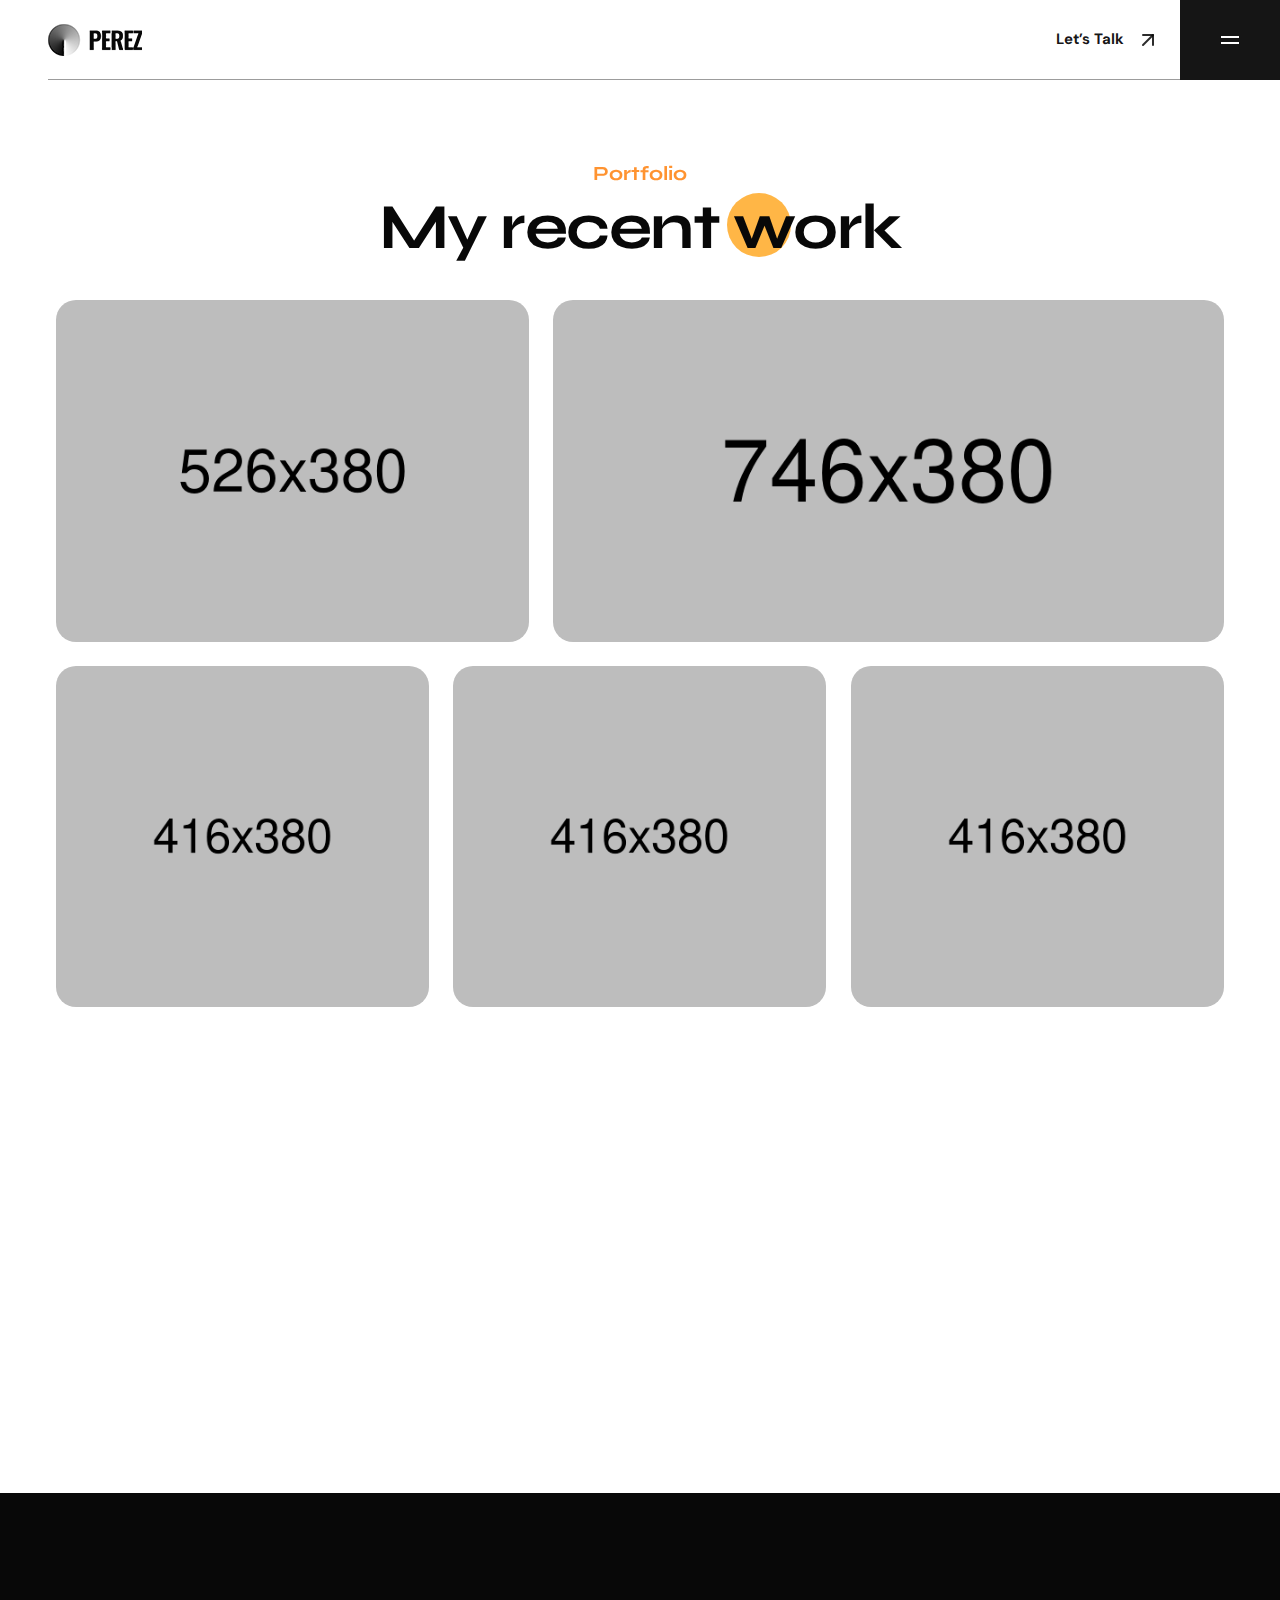
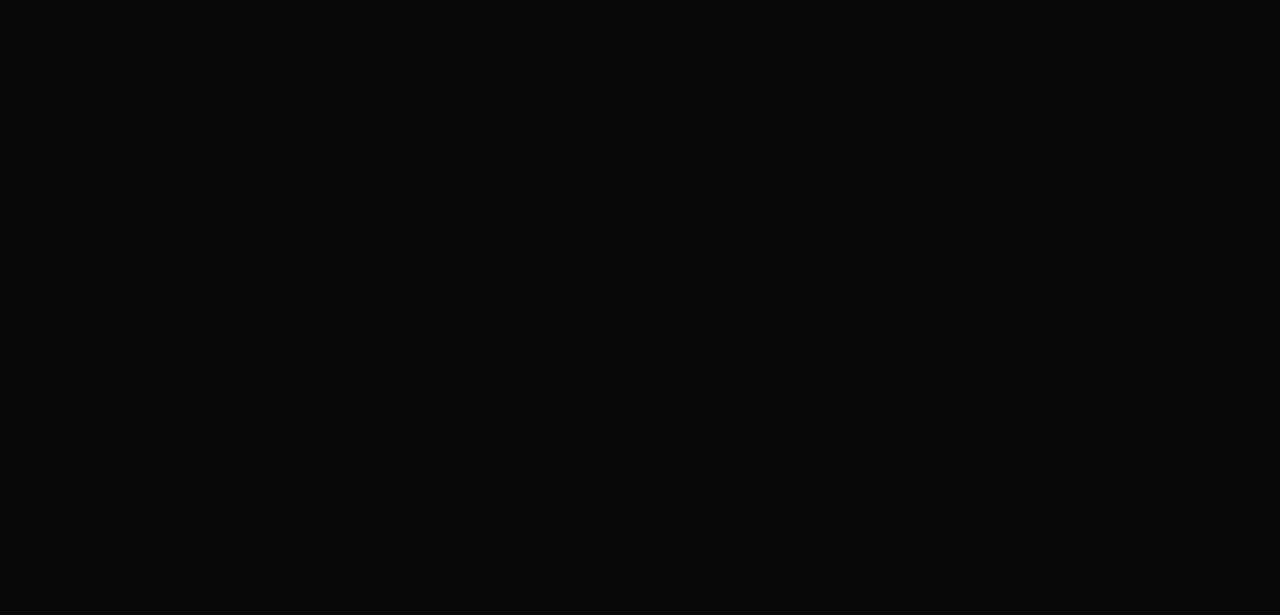
<file: projects.html>
<!DOCTYPE html>
<html class="no-js" lang="en">

<head>
    <meta charset="utf-8" />
    <meta http-equiv="x-ua-compatible" content="ie=edge" />
    <title>Perez - Tailwind CSS Personal Portfolio Template</title>
    <meta name="AdsBot-Google" content="noindex follow" />
    <meta name="description" content="Perez - Tailwind CSS Personal Portfolio Template">
    <meta name="viewport" content="width=device-width, initial-scale=1, shrink-to-fit=no" />

    <!-- Favicon -->
    <link rel="shortcut icon" type="image/x-icon" href="assets/images/favicon.png" />

    <!-- CSS (Font, Vendor, Icon, Plugins & Style CSS files) -->

    <!-- Font CSS -->

    <link rel="preconnect" href="https://fonts.googleapis.com">
    <link rel="preconnect" href="https://fonts.gstatic.com" crossorigin>
    <link href="https://fonts.googleapis.com/css2?family=DM+Sans:ital,opsz,wght@0,9..40,100;0,9..40,200;0,9..40,300;0,9..40,400;0,9..40,500;0,9..40,600;0,9..40,700;0,9..40,800;0,9..40,900;0,9..40,1000;1,9..40,100;1,9..40,200;1,9..40,300;1,9..40,400;1,9..40,500;1,9..40,600;1,9..40,700;1,9..40,800;1,9..40,900;1,9..40,1000&family=Inter:wght@100;200;300;400;500;600;700;800;900&family=Poppins:ital,wght@0,100;0,200;0,300;0,400;0,500;0,600;0,700;0,800;0,900;1,100;1,200;1,300;1,400;1,500;1,600;1,700;1,800;1,900&family=Syne:wght@400;500;600;700;800&display=swap" rel="stylesheet">

    <!-- Plugins CSS (All Plugins Files) -->
    <link rel="stylesheet" href="assets/css/plugins/aos.css" />


    <!-- Style CSS -->
    <link rel="stylesheet" href="assets/css/style.css" />

</head>

<body>
    <div class="overflow-x-hidden">
        <!-- Header start -->

        <header id="sticky-header" class="xl:pl-12 bg-white">
            <div class="flex pl-4 xl:pl-0">

                <div class="flex-1 flex items-center justify-between border-b border-black-800 border-opacity-40">

                    <a href="index.html">
                        <img src="assets/images/logo/logo.png" alt="logo">
                    </a>

                    <!-- Link Start -->
                    <a href="contact.html" class="flex items-center flex-wrap py-[6px] px-3 text-[15px] font-bold text-active leading-none mr-2 transition-all duration-300 hover:text-orange group">Let’s
                        Talk
                        <span class="inline-block ml-3 group-hover:animate-arrow-move-up">
        <svg width="24" height="24" viewBox="0 0 24 24" fill="none" xmlns="http://www.w3.org/2000/svg">
          <path d="M7 17L17 7" stroke="currentColor" stroke-opacity="0.9" stroke-width="2" stroke-linecap="round"
            stroke-linejoin="round" />
          <path d="M7 7H17V17" stroke="currentColor" stroke-opacity="0.9" stroke-width="2" stroke-linecap="round"
            stroke-linejoin="round" />
        </svg>
      </span>
                    </a>
                    <!-- Link End -->
                </div>


                <!-- Button Start -->
                <div id="offcanvas-toggle" class="flex-none bg-active flex items-center flex-wrap justify-center py-7 px-[38px] cursor-pointer">
                    <button>
                        <svg width="24" height="24" viewBox="0 0 24 24" fill="none" xmlns="http://www.w3.org/2000/svg">
                            <rect x="3" y="8" width="18" height="2" fill="white" />
                            <rect x="3" y="14" width="18" height="2" fill="white" />
                        </svg>

                    </button>
                </div>
                <!-- Button End -->

            </div>
        </header>


        <!-- offcanvas-menu start -->
        <div id="offcanvas" class="offcanvas right-0 top-0 bottom-0 z-50 transform translate-x-full fixed h-full w-[350px] md:w-[460px] transition-all ease-in-out duration-300 bg-black-800 pl-8 flex flex-wrap flex-col justify-between">
            <!-- close button start -->

            <div>
                <div class="flex flex-wrap justify-between items-center border-b border-border-white mb-[80px]">
                    <a href="index.html">
                        <img src="assets/images/logo/offcanvas-logo.png" alt="">
                    </a>
                    <button id="offcanvas-close" class="offcanvas-close bg-primary py-7 px-[38px]" aria-label="offcanvas">
                        <svg width="24" height="24" viewBox="0 0 24 24" fill="none" xmlns="http://www.w3.org/2000/svg">
                            <path fill-rule="evenodd" clip-rule="evenodd" d="M19.2803 4.71967C19.5732 5.01256 19.5732 5.48744 19.2803 5.78033L5.78033 19.2803C5.48744 19.5732 5.01256 19.5732 4.71967 19.2803C4.42678 18.9874 4.42678 18.5126 4.71967 18.2197L18.2197 4.71967C18.5126 4.42678 18.9874 4.42678 19.2803 4.71967Z" fill="white" />
                            <path fill-rule="evenodd" clip-rule="evenodd" d="M4.71967 4.71967C5.01256 4.42678 5.48744 4.42678 5.78033 4.71967L19.2803 18.2197C19.5732 18.5126 19.5732 18.9874 19.2803 19.2803C18.9874 19.5732 18.5126 19.5732 18.2197 19.2803L4.71967 5.78033C4.42678 5.48744 4.42678 5.01256 4.71967 4.71967Z" fill="white" />
                        </svg>
                    </button>
                </div>

                <!-- close button end -->

                <!-- offcanvas-menu start -->

                <nav class="offcanvas-menu mr-[40px] flex flex-wrap flex-col justify-between">
                    <ul>
                        <li class="border-b border-border-white py-4 group">
                            <a href="index.html" class="text-white text-xl font-bold font-Syne leading-none flex flex-wrap items-center justify-between hover:text-orange transition duration-300">Home
                                <span class="inline-block group-hover:animate-arrow-move-up">
              <svg width="24" height="24" viewBox="0 0 24 24" fill="none" xmlns="http://www.w3.org/2000/svg">
                <path d="M7 17L17 7" stroke="currentColor" stroke-opacity="0.9" stroke-width="2" stroke-linecap="round"
                  stroke-linejoin="round"></path>
                <path d="M7 7H17V17" stroke="currentColor" stroke-opacity="0.9" stroke-width="2" stroke-linecap="round"
                  stroke-linejoin="round"></path>
              </svg>
            </span>
                            </a>
                        </li>
                        <li class="border-b border-border-white py-4 group">
                            <a href="about.html" class="text-white text-xl font-bold font-Syne leading-none flex flex-wrap items-center justify-between hover:text-orange transition duration-300">About
                                <span class="inline-block group-hover:animate-arrow-move-up">
              <svg width="24" height="24" viewBox="0 0 24 24" fill="none" xmlns="http://www.w3.org/2000/svg">
                <path d="M7 17L17 7" stroke="currentColor" stroke-opacity="0.9" stroke-width="2" stroke-linecap="round"
                  stroke-linejoin="round"></path>
                <path d="M7 7H17V17" stroke="currentColor" stroke-opacity="0.9" stroke-width="2" stroke-linecap="round"
                  stroke-linejoin="round"></path>
              </svg>
            </span>
                            </a>

                        </li>
                        <li class="border-b border-border-white py-4 group">
                            <a href="projects.html" class="text-white text-xl font-bold font-Syne leading-none flex flex-wrap items-center justify-between hover:text-orange transition duration-300">Project
                                <span class="inline-block group-hover:animate-arrow-move-up">
              <svg width="24" height="24" viewBox="0 0 24 24" fill="none" xmlns="http://www.w3.org/2000/svg">
                <path d="M7 17L17 7" stroke="currentColor" stroke-opacity="0.9" stroke-width="2" stroke-linecap="round"
                  stroke-linejoin="round"></path>
                <path d="M7 7H17V17" stroke="currentColor" stroke-opacity="0.9" stroke-width="2" stroke-linecap="round"
                  stroke-linejoin="round"></path>
              </svg>
            </span>
                            </a>
                        </li>
                        <li class="border-b border-border-white py-4 group">
                            <a href="project-details.html" class="text-white text-xl font-bold font-Syne leading-none flex flex-wrap items-center justify-between hover:text-orange transition duration-300">Project details
                                <span class="inline-block group-hover:animate-arrow-move-up">
              <svg width="24" height="24" viewBox="0 0 24 24" fill="none" xmlns="http://www.w3.org/2000/svg">
                <path d="M7 17L17 7" stroke="currentColor" stroke-opacity="0.9" stroke-width="2" stroke-linecap="round"
                  stroke-linejoin="round"></path>
                <path d="M7 7H17V17" stroke="currentColor" stroke-opacity="0.9" stroke-width="2" stroke-linecap="round"
                  stroke-linejoin="round"></path>
              </svg>
            </span>
                            </a>
                        </li>
                        <li class="border-b border-border-white py-4 group">
                            <a href="blog.html" class="text-white text-xl font-bold font-Syne leading-none flex flex-wrap items-center justify-between hover:text-orange transition duration-300">Blog
                                <span class="inline-block group-hover:animate-arrow-move-up">
              <svg width="24" height="24" viewBox="0 0 24 24" fill="none" xmlns="http://www.w3.org/2000/svg">
                <path d="M7 17L17 7" stroke="currentColor" stroke-opacity="0.9" stroke-width="2" stroke-linecap="round"
                  stroke-linejoin="round"></path>
                <path d="M7 7H17V17" stroke="currentColor" stroke-opacity="0.9" stroke-width="2" stroke-linecap="round"
                  stroke-linejoin="round"></path>
              </svg>
            </span>
                            </a>
                        </li>
                        <li class="border-b border-border-white py-4 group">
                            <a href="blog-details.html" class="text-white text-xl font-bold font-Syne leading-none flex flex-wrap items-center justify-between hover:text-orange transition duration-300">Blog Details
                                <span class="inline-block group-hover:animate-arrow-move-up">
              <svg width="24" height="24" viewBox="0 0 24 24" fill="none" xmlns="http://www.w3.org/2000/svg">
                <path d="M7 17L17 7" stroke="currentColor" stroke-opacity="0.9" stroke-width="2" stroke-linecap="round"
                  stroke-linejoin="round"></path>
                <path d="M7 7H17V17" stroke="currentColor" stroke-opacity="0.9" stroke-width="2" stroke-linecap="round"
                  stroke-linejoin="round"></path>
              </svg>
            </span>
                            </a>
                        </li>

                        <li class="border-b border-border-white py-4 group">
                            <a href="contact.html" class="text-white text-xl font-bold font-Syne leading-none flex flex-wrap items-center justify-between hover:text-orange transition duration-300">Contact
                                <span class="inline-block group-hover:animate-arrow-move-up">
              <svg width="24" height="24" viewBox="0 0 24 24" fill="none" xmlns="http://www.w3.org/2000/svg">
                <path d="M7 17L17 7" stroke="currentColor" stroke-opacity="0.9" stroke-width="2" stroke-linecap="round"
                  stroke-linejoin="round"></path>
                <path d="M7 7H17V17" stroke="currentColor" stroke-opacity="0.9" stroke-width="2" stroke-linecap="round"
                  stroke-linejoin="round"></path>
              </svg>
            </span>
                            </a>
                        </li>

                    </ul>
                </nav>

            </div>


            <nav class="pb-10">
                <ul class="flex flex-wrap gap-x-4 items-center">
                    <li><a href="#" class="text-white transition-all duration-300 hover:text-orange">
                            <svg width="24" height="24" viewBox="0 0 24 24" fill="none" xmlns="http://www.w3.org/2000/svg">
                                <path d="M7.443 5.3501C8.082 5.3501 8.673 5.4001 9.213 5.5481C9.754 5.6471 10.197 5.8451 10.59 6.0921C10.984 6.3401 11.279 6.6861 11.475 7.1311C11.672 7.5761 11.771 8.1211 11.771 8.7141C11.771 9.4071 11.623 10.0001 11.279 10.4451C10.984 10.8911 10.492 11.2861 9.902 11.5831C10.738 11.8311 11.377 12.2761 11.771 12.8701C12.164 13.4631 12.41 14.2051 12.41 15.0461C12.41 15.7391 12.262 16.3321 12.016 16.8271C11.771 17.3221 11.377 17.7671 10.934 18.0641C10.4528 18.3824 9.92083 18.6164 9.361 18.7561C8.771 18.9051 8.181 19.0041 7.591 19.0041H1V5.3501H7.443ZM7.049 10.8901C7.59 10.8901 8.033 10.7421 8.377 10.4951C8.721 10.2481 8.869 9.8021 8.869 9.2581C8.869 8.9611 8.819 8.6651 8.721 8.4671C8.623 8.2691 8.475 8.1201 8.279 7.9721C8.082 7.8731 7.885 7.7741 7.639 7.7251C7.393 7.6751 7.148 7.6751 6.852 7.6751H4V10.8911H7.05L7.049 10.8901ZM7.197 16.7281C7.492 16.7281 7.787 16.6781 8.033 16.6291C8.279 16.5791 8.525 16.4811 8.721 16.3321C8.92138 16.1873 9.08903 16.002 9.213 15.7881C9.311 15.5411 9.41 15.2441 9.41 14.8981C9.41 14.2051 9.213 13.7111 8.82 13.3641C8.426 13.0671 7.885 12.9191 7.246 12.9191H4V16.7291L7.197 16.7281ZM16.689 16.6781C17.082 17.0741 17.672 17.2721 18.459 17.2721C19 17.2721 19.492 17.1241 19.885 16.8771C20.279 16.5801 20.525 16.2831 20.623 15.9871H23.033C22.639 17.1731 22.049 18.0141 21.263 18.5591C20.475 19.0531 19.541 19.3501 18.41 19.3501C17.6864 19.3523 16.9688 19.218 16.295 18.9541C15.6887 18.7267 15.148 18.353 14.721 17.8661C14.2643 17.4107 13.9267 16.8498 13.738 16.2331C13.492 15.5901 13.393 14.8981 13.393 14.1061C13.393 13.3641 13.492 12.6721 13.738 12.0281C13.9749 11.4085 14.3252 10.8384 14.771 10.3471C15.2201 9.88594 15.7543 9.51613 16.344 9.2581C17.0007 8.99416 17.7022 8.85969 18.41 8.8621C19.246 8.8621 19.984 9.0111 20.623 9.3571C21.263 9.7031 21.754 10.0991 22.147 10.6931C22.541 11.2371 22.837 11.8801 23.033 12.5731C23.131 13.2651 23.18 13.9581 23.131 14.7491H16C16 15.5411 16.295 16.2831 16.689 16.6791V16.6781ZM19.787 11.4841C19.443 11.1381 18.902 10.9401 18.262 10.9401C17.82 10.9401 17.475 11.0401 17.18 11.1881C16.885 11.3361 16.689 11.5341 16.492 11.7321C16.311 11.9234 16.1912 12.1643 16.148 12.4241C16.098 12.6721 16.049 12.8701 16.049 13.0671H20.475C20.377 12.3251 20.131 11.8311 19.787 11.4841ZM15.459 6.2901H20.967V7.6261H15.46V6.2901H15.459Z" fill="currentColor" fill-opacity="0.9"></path>
                            </svg>

                        </a></li>
                    <li><a href="#" class="text-white transition-all duration-300 hover:text-orange"><svg width="24" height="24" viewBox="0 0 24 24" fill="none" xmlns="http://www.w3.org/2000/svg">
                                <path d="M6.94043 5.00002C6.94017 5.53046 6.7292 6.03906 6.35394 6.41394C5.97868 6.78883 5.46986 6.99929 4.93943 6.99902C4.409 6.99876 3.90039 6.78779 3.52551 6.41253C3.15062 6.03727 2.94016 5.52846 2.94043 4.99802C2.9407 4.46759 3.15166 3.95899 3.52692 3.5841C3.90218 3.20922 4.411 2.99876 4.94143 2.99902C5.47186 2.99929 5.98047 3.21026 6.35535 3.58552C6.73024 3.96078 6.9407 4.46959 6.94043 5.00002ZM7.00043 8.48002H3.00043V21H7.00043V8.48002ZM13.3204 8.48002H9.34043V21H13.2804V14.43C13.2804 10.77 18.0504 10.43 18.0504 14.43V21H22.0004V13.07C22.0004 6.90002 14.9404 7.13002 13.2804 10.16L13.3204 8.48002Z" fill="currentColor" fill-opacity="0.9"></path>
                            </svg>
                        </a></li>
                    <li><a href="#" class="text-white transition-all duration-300 hover:text-orange"><svg width="24" height="24" viewBox="0 0 24 24" fill="none" xmlns="http://www.w3.org/2000/svg">
                                <path d="M19.989 11.572C19.907 9.99792 19.3596 8.4836 18.416 7.221C18.1285 7.53061 17.8212 7.82123 17.496 8.091C16.4969 8.92086 15.3805 9.5982 14.183 10.101C14.35 10.451 14.503 10.79 14.638 11.11V11.113C14.665 11.174 14.688 11.231 14.732 11.342L14.749 11.382C16.262 11.212 17.858 11.275 19.405 11.485C19.611 11.512 19.805 11.541 19.989 11.572ZM10.604 4.122C11.5786 5.49516 12.4772 6.92062 13.296 8.392C14.519 7.91 15.53 7.302 16.344 6.625C16.674 6.351 16.938 6.093 17.14 5.87C15.701 4.65972 13.8803 3.99733 12 4C11.524 4 11.058 4.042 10.604 4.121V4.122ZM4.253 9.997C4.93423 9.97981 5.61464 9.93878 6.293 9.874C7.93264 9.72734 9.55828 9.4525 11.155 9.052C10.3205 7.60221 9.41956 6.19171 8.455 4.825C7.42472 5.3354 6.51626 6.06141 5.79124 6.95379C5.06623 7.84617 4.54162 8.88404 4.253 9.997ZM5.783 17.035C6.25195 16.3575 6.77894 15.7221 7.358 15.136C8.812 13.646 10.528 12.486 12.514 11.846L12.576 11.828C12.411 11.464 12.256 11.139 12.1 10.833C10.264 11.368 8.33 11.702 6.403 11.875C5.463 11.96 4.62 11.997 4 12.003C3.99815 13.8356 4.62722 15.6128 5.783 17.035ZM15.004 19.415C14.6184 17.4703 14.0725 15.5607 13.372 13.706C11.372 14.433 9.776 15.496 8.543 16.764C8.0454 17.2664 7.60382 17.8213 7.226 18.419C8.60481 19.4478 10.2797 20.0025 12 20C13.0299 20.0015 14.0504 19.8035 15.005 19.417L15.004 19.415ZM16.878 18.34C18.4393 17.1398 19.5028 15.4057 19.865 13.47C19.525 13.385 19.094 13.3 18.62 13.234C17.5661 13.0823 16.4968 13.0712 15.44 13.201C16.035 14.8799 16.5154 16.5961 16.878 18.34ZM12 22C6.477 22 2 17.523 2 12C2 6.477 6.477 2 12 2C17.523 2 22 6.477 22 12C22 17.523 17.523 22 12 22Z" fill="currentColor" fill-opacity="0.9"></path>
                            </svg>
                        </a></li>
                    <li><a href="#" class="text-white transition-all duration-300 hover:text-orange"><svg width="24" height="24" viewBox="0 0 24 24" fill="none" xmlns="http://www.w3.org/2000/svg">
                                <path d="M12.001 2C6.47598 2 2.00098 6.475 2.00098 12C1.99977 14.0992 2.65958 16.1454 3.88679 17.8484C5.114 19.5515 6.84631 20.8249 8.83798 21.488C9.33798 21.575 9.52598 21.275 9.52598 21.012C9.52598 20.775 9.51298 19.988 9.51298 19.15C7.00098 19.613 6.35098 18.538 6.15098 17.975C6.03798 17.687 5.55098 16.8 5.12598 16.562C4.77598 16.375 4.27598 15.912 5.11298 15.9C5.90098 15.887 6.46298 16.625 6.65098 16.925C7.55098 18.437 8.98798 18.012 9.56298 17.75C9.65098 17.1 9.91298 16.663 10.201 16.413C7.97598 16.163 5.65098 15.3 5.65098 11.475C5.65098 10.387 6.03798 9.488 6.67598 8.788C6.57598 8.538 6.22598 7.513 6.77598 6.138C6.77598 6.138 7.61298 5.875 9.52598 7.162C10.3401 6.9364 11.1812 6.82302 12.026 6.825C12.876 6.825 13.726 6.937 14.526 7.162C16.439 5.862 17.276 6.138 17.276 6.138C17.826 7.513 17.476 8.538 17.376 8.788C18.013 9.488 18.401 10.375 18.401 11.475C18.401 15.313 16.064 16.163 13.839 16.413C14.201 16.725 14.514 17.325 14.514 18.263C14.514 19.6 14.501 20.675 14.501 21.013C14.501 21.275 14.689 21.587 15.189 21.487C17.1738 20.8166 18.8985 19.5408 20.1203 17.8389C21.3421 16.1371 21.9995 14.095 22 12C22 6.475 17.525 2 12 2H12.001Z" fill="currentColor" fill-opacity="0.9"></path>
                            </svg>
                        </a></li>

                </ul>
            </nav>
        </div>
        <!-- offcanvas-menu end -->

        <!-- Header end -->


        <!-- Portfolio Section Start -->
        <section class="bg-white pt-20 pb-[120px]">
            <div class="container mx-auto">
                <div class="grid grid-cols-12 gap-6">
                    <div class="col-span-12" data-aos="flip-down" data-aos-delay="400">
                        <div class="font-bold font-Syne text-center leading-none flex flex-wrap flex-col gap-y-2 mb-10">
                            <span class="text-orange text-xl">Portfolio</span>
                            <h3 class="text-black-800 text-4xl lg:text-5xl xl:text-[64px] tracking-[-1.5px]">
                                My recent <span
                                    class="relative z-[1] before:rounded-full before:bg-primary before:block before:absolute before:top-[4px] before:left-[-6px] before:-z-[1] before:w-[36px] lg:before:w-[48px] xl:before:w-[64px] before:h-[36px] lg:before:h-[48px] xl:before:h-[64px]">w</span>ork
                            </h3>
                        </div>
                    </div>
                </div>

                <div class="grid grid-cols-12 gap-6">
                    <div class="col-span-12 md:col-span-6 lg:col-span-5" data-aos="flip-down" data-aos-delay="600">
                        <div class="overflow-hidden relative rounded-[20px] group before:absolute before:left-0 before:right-0 before:contents before:bg-black-600 before:w-full before:h-full before:opacity-0 hover:before:opacity-80 before:transition-opacity before:duration-300 h-full">
                            <img class="w-full h-full" src="assets/images/portfolios/project1.png" alt="project1">
                            <div class="absolute bottom-[-150px] left-6 right-6 transition-all duration-300 group-hover:bottom-6">
                                <div class="flex flex-wrap items-center justify-between text-white hover:text-orange group">
                                    <h4 class="font-bold font-Syne text-center leading-10 text-[17px] sm:text-[20px] xl:text-[24px] 2xl:text-[28px] capitalize peer">
                                        <a class="transition-all" href="project-details.html">Oxilex Dashboard
                                            design</a>
                                    </h4>
                                    <a href="project-details.html" class="peer-hover:animate-arrow-move-up">
                                        <svg width="40" height="40" viewBox="0 0 40 40" fill="none" xmlns="http://www.w3.org/2000/svg">
                                            <path fill-rule="evenodd" clip-rule="evenodd" d="M30.8839 9.11612C31.372 9.60427 31.372 10.3957 30.8839 10.8839L10.8839 30.8839C10.3957 31.372 9.60427 31.372 9.11612 30.8839C8.62796 30.3957 8.62796 29.6043 9.11612 29.1161L29.1161 9.11612C29.6043 8.62796 30.3957 8.62796 30.8839 9.11612Z" fill="currentColor" fill-opacity="0.9" />
                                            <path fill-rule="evenodd" clip-rule="evenodd" d="M12.5 10C12.5 9.30964 13.0596 8.75 13.75 8.75H30C30.6904 8.75 31.25 9.30964 31.25 10V26.25C31.25 26.9404 30.6904 27.5 30 27.5C29.3096 27.5 28.75 26.9404 28.75 26.25V11.25H13.75C13.0596 11.25 12.5 10.6904 12.5 10Z" fill="currentColor" fill-opacity="0.9" />
                                        </svg>

                                    </a>
                                </div>
                            </div>
                        </div>
                    </div>
                    <div class="col-span-12 md:col-span-6 lg:col-span-7" data-aos="flip-down" data-aos-delay="800">
                        <div class="overflow-hidden relative rounded-[20px] group before:absolute before:left-0 before:right-0 before:contents before:bg-black-600 before:w-full before:h-full before:opacity-0 hover:before:opacity-80 before:transition-opacity before:duration-300 h-full">
                            <img class="w-full h-full" src="assets/images/portfolios/project6.png" alt="project1">
                            <div class="absolute bottom-[-150px] left-6 right-6 transition-all duration-300 group-hover:bottom-6">
                                <div class="flex flex-wrap items-center justify-between text-white hover:text-orange">
                                    <h4 class="font-bold font-Syne text-center leading-10 text-[17px] sm:text-[20px] xl:text-[24px] 2xl:text-[28px] capitalize peer">
                                        <a class="transition-all" href="project-details.html">Oxilex Dashboard
                                            design</a>
                                    </h4>
                                    <a href="project-details.html" class="peer-hover:animate-arrow-move-up">
                                        <svg width="40" height="40" viewBox="0 0 40 40" fill="none" xmlns="http://www.w3.org/2000/svg">
                                            <path fill-rule="evenodd" clip-rule="evenodd" d="M30.8839 9.11612C31.372 9.60427 31.372 10.3957 30.8839 10.8839L10.8839 30.8839C10.3957 31.372 9.60427 31.372 9.11612 30.8839C8.62796 30.3957 8.62796 29.6043 9.11612 29.1161L29.1161 9.11612C29.6043 8.62796 30.3957 8.62796 30.8839 9.11612Z" fill="currentColor" fill-opacity="0.9" />
                                            <path fill-rule="evenodd" clip-rule="evenodd" d="M12.5 10C12.5 9.30964 13.0596 8.75 13.75 8.75H30C30.6904 8.75 31.25 9.30964 31.25 10V26.25C31.25 26.9404 30.6904 27.5 30 27.5C29.3096 27.5 28.75 26.9404 28.75 26.25V11.25H13.75C13.0596 11.25 12.5 10.6904 12.5 10Z" fill="currentColor" fill-opacity="0.9" />
                                        </svg>

                                    </a>
                                </div>
                            </div>
                        </div>
                    </div>
                    <div class="col-span-12 md:col-span-6 lg:col-span-4" data-aos="flip-down" data-aos-delay="1000">
                        <div class="overflow-hidden relative rounded-[20px] group before:absolute before:left-0 before:right-0 before:contents before:bg-black-600 before:w-full before:h-full before:opacity-0 hover:before:opacity-80 before:transition-opacity before:duration-300 h-full">
                            <img class="w-full h-full" src="assets/images/portfolios/project3.png" alt="project1">
                            <div class="absolute bottom-[-150px] left-6 right-6 transition-all duration-300 group-hover:bottom-6">
                                <div class="flex flex-wrap items-center justify-between text-white hover:text-orange">
                                    <h4 class="font-bold font-Syne text-center leading-10 text-[17px] sm:text-[20px] xl:text-[24px] 2xl:text-[28px] capitalize peer">
                                        <a class="transition-all" href="project-details.html">Oxilex Dashboard</a>
                                    </h4>
                                    <a href="project-details.html" class="peer-hover:animate-arrow-move-up">
                                        <svg width="40" height="40" viewBox="0 0 40 40" fill="none" xmlns="http://www.w3.org/2000/svg">
                                            <path fill-rule="evenodd" clip-rule="evenodd" d="M30.8839 9.11612C31.372 9.60427 31.372 10.3957 30.8839 10.8839L10.8839 30.8839C10.3957 31.372 9.60427 31.372 9.11612 30.8839C8.62796 30.3957 8.62796 29.6043 9.11612 29.1161L29.1161 9.11612C29.6043 8.62796 30.3957 8.62796 30.8839 9.11612Z" fill="currentColor" fill-opacity="0.9" />
                                            <path fill-rule="evenodd" clip-rule="evenodd" d="M12.5 10C12.5 9.30964 13.0596 8.75 13.75 8.75H30C30.6904 8.75 31.25 9.30964 31.25 10V26.25C31.25 26.9404 30.6904 27.5 30 27.5C29.3096 27.5 28.75 26.9404 28.75 26.25V11.25H13.75C13.0596 11.25 12.5 10.6904 12.5 10Z" fill="currentColor" fill-opacity="0.9" />
                                        </svg>

                                    </a>
                                </div>
                            </div>
                        </div>
                    </div>
                    <div class="col-span-12 md:col-span-6 lg:col-span-4" data-aos="flip-down" data-aos-delay="1200">
                        <div class="overflow-hidden relative rounded-[20px] group before:absolute before:left-0 before:right-0 before:contents before:bg-black-600 before:w-full before:h-full before:opacity-0 hover:before:opacity-80 before:transition-opacity before:duration-300 h-full">
                            <img class="w-full h-full" src="assets/images/portfolios/project4.png" alt="project1">
                            <div class="absolute bottom-[-150px] left-6 right-6 transition-all duration-300 group-hover:bottom-6">
                                <div class="flex flex-wrap items-center justify-between text-white hover:text-orange">
                                    <h4 class="font-bold font-Syne text-center leading-10 text-[17px] sm:text-[20px] xl:text-[24px] 2xl:text-[28px] capitalize peer">
                                        <a class="transition-all" href="project-details.html">Oxilex Dashboard</a>
                                    </h4>
                                    <a href="project-details.html" class="peer-hover:animate-arrow-move-up">
                                        <svg width="40" height="40" viewBox="0 0 40 40" fill="none" xmlns="http://www.w3.org/2000/svg">
                                            <path fill-rule="evenodd" clip-rule="evenodd" d="M30.8839 9.11612C31.372 9.60427 31.372 10.3957 30.8839 10.8839L10.8839 30.8839C10.3957 31.372 9.60427 31.372 9.11612 30.8839C8.62796 30.3957 8.62796 29.6043 9.11612 29.1161L29.1161 9.11612C29.6043 8.62796 30.3957 8.62796 30.8839 9.11612Z" fill="currentColor" fill-opacity="0.9" />
                                            <path fill-rule="evenodd" clip-rule="evenodd" d="M12.5 10C12.5 9.30964 13.0596 8.75 13.75 8.75H30C30.6904 8.75 31.25 9.30964 31.25 10V26.25C31.25 26.9404 30.6904 27.5 30 27.5C29.3096 27.5 28.75 26.9404 28.75 26.25V11.25H13.75C13.0596 11.25 12.5 10.6904 12.5 10Z" fill="currentColor" fill-opacity="0.9" />
                                        </svg>

                                    </a>
                                </div>
                            </div>
                        </div>
                    </div>
                    <div class="col-span-12 md:col-span-6 lg:col-span-4" data-aos="flip-down" data-aos-delay="1400">
                        <div class="overflow-hidden relative rounded-[20px] group before:absolute before:left-0 before:right-0 before:contents before:bg-black-600 before:w-full before:h-full before:opacity-0 hover:before:opacity-80 before:transition-opacity before:duration-300 h-full">
                            <img class="w-full h-full" src="assets/images/portfolios/project5.png" alt="project1">
                            <div class="absolute bottom-[-150px] left-6 right-6 transition-all duration-300 group-hover:bottom-6">
                                <div class="flex flex-wrap items-center justify-between text-white hover:text-orange">
                                    <h4 class="font-bold font-Syne text-center leading-10 text-[17px] sm:text-[20px] xl:text-[24px] 2xl:text-[28px] capitalize peer">
                                        <a class="transition-all" href="project-details.html">Oxilex Apps </a>
                                    </h4>
                                    <a href="project-details.html" class="peer-hover:animate-arrow-move-up">
                                        <svg width="40" height="40" viewBox="0 0 40 40" fill="none" xmlns="http://www.w3.org/2000/svg">
                                            <path fill-rule="evenodd" clip-rule="evenodd" d="M30.8839 9.11612C31.372 9.60427 31.372 10.3957 30.8839 10.8839L10.8839 30.8839C10.3957 31.372 9.60427 31.372 9.11612 30.8839C8.62796 30.3957 8.62796 29.6043 9.11612 29.1161L29.1161 9.11612C29.6043 8.62796 30.3957 8.62796 30.8839 9.11612Z" fill="currentColor" fill-opacity="0.9" />
                                            <path fill-rule="evenodd" clip-rule="evenodd" d="M12.5 10C12.5 9.30964 13.0596 8.75 13.75 8.75H30C30.6904 8.75 31.25 9.30964 31.25 10V26.25C31.25 26.9404 30.6904 27.5 30 27.5C29.3096 27.5 28.75 26.9404 28.75 26.25V11.25H13.75C13.0596 11.25 12.5 10.6904 12.5 10Z" fill="currentColor" fill-opacity="0.9" />
                                        </svg>

                                    </a>
                                </div>
                            </div>
                        </div>
                    </div>
                    <div class="col-span-12 md:col-span-6 lg:col-span-7" data-aos="flip-down">
                        <div class="overflow-hidden relative rounded-[20px] group before:absolute before:left-0 before:right-0 before:contents before:bg-black-600 before:w-full before:h-full before:opacity-0 hover:before:opacity-80 before:transition-opacity before:duration-300 h-full">
                            <img class="w-full h-full" src="assets/images/portfolios/project6.png" alt="project1">
                            <div class="absolute bottom-[-150px] left-6 right-6 transition-all duration-300 group-hover:bottom-6">
                                <div class="flex flex-wrap items-center justify-between text-white hover:text-orange">
                                    <h4 class="font-bold font-Syne text-center leading-10 text-[17px] sm:text-[20px] xl:text-[24px] 2xl:text-[28px] capitalize peer">
                                        <a class="transition-all" href="project-details.html">Oxilex Dashboard</a>
                                    </h4>
                                    <a href="project-details.html" class="peer-hover:animate-arrow-move-up">
                                        <svg width="40" height="40" viewBox="0 0 40 40" fill="none" xmlns="http://www.w3.org/2000/svg">
                                            <path fill-rule="evenodd" clip-rule="evenodd" d="M30.8839 9.11612C31.372 9.60427 31.372 10.3957 30.8839 10.8839L10.8839 30.8839C10.3957 31.372 9.60427 31.372 9.11612 30.8839C8.62796 30.3957 8.62796 29.6043 9.11612 29.1161L29.1161 9.11612C29.6043 8.62796 30.3957 8.62796 30.8839 9.11612Z" fill="currentColor" fill-opacity="0.9" />
                                            <path fill-rule="evenodd" clip-rule="evenodd" d="M12.5 10C12.5 9.30964 13.0596 8.75 13.75 8.75H30C30.6904 8.75 31.25 9.30964 31.25 10V26.25C31.25 26.9404 30.6904 27.5 30 27.5C29.3096 27.5 28.75 26.9404 28.75 26.25V11.25H13.75C13.0596 11.25 12.5 10.6904 12.5 10Z" fill="currentColor" fill-opacity="0.9" />
                                        </svg>

                                    </a>
                                </div>
                            </div>
                        </div>
                    </div>
                    <div class="col-span-12 md:col-span-6 lg:col-span-5" data-aos="flip-down" data-aos-delay="300">
                        <div class="overflow-hidden relative rounded-[20px] group before:absolute before:left-0 before:right-0 before:contents before:bg-black-600 before:w-full before:h-full before:opacity-0 hover:before:opacity-80 before:transition-opacity before:duration-300 h-full">
                            <img class="w-full h-full" src="assets/images/portfolios/project7.png" alt="project1">
                            <div class="absolute bottom-[-150px] left-6 right-6 transition-all duration-300 group-hover:bottom-6">
                                <div class="flex flex-wrap items-center justify-between text-white hover:text-orange">
                                    <h4 class="font-bold font-Syne text-center leading-10 text-[17px] sm:text-[20px] xl:text-[24px] 2xl:text-[28px] capitalize peer">
                                        <a class="transition-all" href="project-details.html">Oxilex Dashboard
                                            design</a>
                                    </h4>
                                    <a href="project-details.html" class="peer-hover:animate-arrow-move-up">
                                        <svg width="40" height="40" viewBox="0 0 40 40" fill="none" xmlns="http://www.w3.org/2000/svg">
                                            <path fill-rule="evenodd" clip-rule="evenodd" d="M30.8839 9.11612C31.372 9.60427 31.372 10.3957 30.8839 10.8839L10.8839 30.8839C10.3957 31.372 9.60427 31.372 9.11612 30.8839C8.62796 30.3957 8.62796 29.6043 9.11612 29.1161L29.1161 9.11612C29.6043 8.62796 30.3957 8.62796 30.8839 9.11612Z" fill="currentColor" fill-opacity="0.9" />
                                            <path fill-rule="evenodd" clip-rule="evenodd" d="M12.5 10C12.5 9.30964 13.0596 8.75 13.75 8.75H30C30.6904 8.75 31.25 9.30964 31.25 10V26.25C31.25 26.9404 30.6904 27.5 30 27.5C29.3096 27.5 28.75 26.9404 28.75 26.25V11.25H13.75C13.0596 11.25 12.5 10.6904 12.5 10Z" fill="currentColor" fill-opacity="0.9" />
                                        </svg>

                                    </a>
                                </div>
                            </div>
                        </div>
                    </div>

                </div>
            </div>
        </section>
        <!-- Portfolio Section End -->


        <!-- Footer Start -->
        <footer class="footer bg-black-800 pt-[80px] lg:pt-[100px] xl:pt-[120px] pb-[60px]">
            <div class="container">
                <div class="overflow-x-hidden" data-aos="flip-down">
                    <div class="grid md:grid-cols-2 lg:grid-cols-3 gap-5 lg:gap-6">
                        <div class="pt-12">
                            <h3 class="text-white font-Syne font-bold text-4xl lg:text-5xl xl:text-[64px] tracking-[-1.5px]"><span
                    class="relative z-[1] before:rounded-full before:bg-primary before:block before:absolute before:top-[8px] before:left-[0] before:-z-[1] before:w-[36px] lg:before:w-[48px] xl:before:w-[60px] before:h-[36px] lg:before:h-[48px] xl:before:h-[60px]">Le</span>
                                t’s work together</h3>
                            <div class="flex flex-wrap items-center mt-10">
                                <span class="text-xl font-bold font-Syne text-white">Based in Germany |</span>
                                <div class="ml-5 md:ml-[5px] lg:ml-0 xl:ml-[16px] 2xl:ml-5">
                                    <ul class="flex flex-wrap gap-x-4 items-center">
                                        <li><a href="#" class="text-white hover:text-orange">
                                                <svg width="24" height="24" viewBox="0 0 24 24" fill="none" xmlns="http://www.w3.org/2000/svg">
                                                    <path d="M7.443 5.3501C8.082 5.3501 8.673 5.4001 9.213 5.5481C9.754 5.6471 10.197 5.8451 10.59 6.0921C10.984 6.3401 11.279 6.6861 11.475 7.1311C11.672 7.5761 11.771 8.1211 11.771 8.7141C11.771 9.4071 11.623 10.0001 11.279 10.4451C10.984 10.8911 10.492 11.2861 9.902 11.5831C10.738 11.8311 11.377 12.2761 11.771 12.8701C12.164 13.4631 12.41 14.2051 12.41 15.0461C12.41 15.7391 12.262 16.3321 12.016 16.8271C11.771 17.3221 11.377 17.7671 10.934 18.0641C10.4528 18.3824 9.92083 18.6164 9.361 18.7561C8.771 18.9051 8.181 19.0041 7.591 19.0041H1V5.3501H7.443ZM7.049 10.8901C7.59 10.8901 8.033 10.7421 8.377 10.4951C8.721 10.2481 8.869 9.8021 8.869 9.2581C8.869 8.9611 8.819 8.6651 8.721 8.4671C8.623 8.2691 8.475 8.1201 8.279 7.9721C8.082 7.8731 7.885 7.7741 7.639 7.7251C7.393 7.6751 7.148 7.6751 6.852 7.6751H4V10.8911H7.05L7.049 10.8901ZM7.197 16.7281C7.492 16.7281 7.787 16.6781 8.033 16.6291C8.279 16.5791 8.525 16.4811 8.721 16.3321C8.92138 16.1873 9.08903 16.002 9.213 15.7881C9.311 15.5411 9.41 15.2441 9.41 14.8981C9.41 14.2051 9.213 13.7111 8.82 13.3641C8.426 13.0671 7.885 12.9191 7.246 12.9191H4V16.7291L7.197 16.7281ZM16.689 16.6781C17.082 17.0741 17.672 17.2721 18.459 17.2721C19 17.2721 19.492 17.1241 19.885 16.8771C20.279 16.5801 20.525 16.2831 20.623 15.9871H23.033C22.639 17.1731 22.049 18.0141 21.263 18.5591C20.475 19.0531 19.541 19.3501 18.41 19.3501C17.6864 19.3523 16.9688 19.218 16.295 18.9541C15.6887 18.7267 15.148 18.353 14.721 17.8661C14.2643 17.4107 13.9267 16.8498 13.738 16.2331C13.492 15.5901 13.393 14.8981 13.393 14.1061C13.393 13.3641 13.492 12.6721 13.738 12.0281C13.9749 11.4085 14.3252 10.8384 14.771 10.3471C15.2201 9.88594 15.7543 9.51613 16.344 9.2581C17.0007 8.99416 17.7022 8.85969 18.41 8.8621C19.246 8.8621 19.984 9.0111 20.623 9.3571C21.263 9.7031 21.754 10.0991 22.147 10.6931C22.541 11.2371 22.837 11.8801 23.033 12.5731C23.131 13.2651 23.18 13.9581 23.131 14.7491H16C16 15.5411 16.295 16.2831 16.689 16.6791V16.6781ZM19.787 11.4841C19.443 11.1381 18.902 10.9401 18.262 10.9401C17.82 10.9401 17.475 11.0401 17.18 11.1881C16.885 11.3361 16.689 11.5341 16.492 11.7321C16.311 11.9234 16.1912 12.1643 16.148 12.4241C16.098 12.6721 16.049 12.8701 16.049 13.0671H20.475C20.377 12.3251 20.131 11.8311 19.787 11.4841ZM15.459 6.2901H20.967V7.6261H15.46V6.2901H15.459Z" fill="currentColor" fill-opacity="0.9"></path>
                                                </svg>

                                            </a></li>
                                        <li><a href="#" class="text-white hover:text-orange"><svg width="24" height="24" viewBox="0 0 24 24" fill="none" xmlns="http://www.w3.org/2000/svg">
                                                    <path d="M6.94043 5.00002C6.94017 5.53046 6.7292 6.03906 6.35394 6.41394C5.97868 6.78883 5.46986 6.99929 4.93943 6.99902C4.409 6.99876 3.90039 6.78779 3.52551 6.41253C3.15062 6.03727 2.94016 5.52846 2.94043 4.99802C2.9407 4.46759 3.15166 3.95899 3.52692 3.5841C3.90218 3.20922 4.411 2.99876 4.94143 2.99902C5.47186 2.99929 5.98047 3.21026 6.35535 3.58552C6.73024 3.96078 6.9407 4.46959 6.94043 5.00002ZM7.00043 8.48002H3.00043V21H7.00043V8.48002ZM13.3204 8.48002H9.34043V21H13.2804V14.43C13.2804 10.77 18.0504 10.43 18.0504 14.43V21H22.0004V13.07C22.0004 6.90002 14.9404 7.13002 13.2804 10.16L13.3204 8.48002Z" fill="currentColor" fill-opacity="0.9"></path>
                                                </svg>
                                            </a></li>
                                        <li><a href="#" class="text-white hover:text-orange"><svg width="24" height="24" viewBox="0 0 24 24" fill="none" xmlns="http://www.w3.org/2000/svg">
                                                    <path d="M19.989 11.572C19.907 9.99792 19.3596 8.4836 18.416 7.221C18.1285 7.53061 17.8212 7.82123 17.496 8.091C16.4969 8.92086 15.3805 9.5982 14.183 10.101C14.35 10.451 14.503 10.79 14.638 11.11V11.113C14.665 11.174 14.688 11.231 14.732 11.342L14.749 11.382C16.262 11.212 17.858 11.275 19.405 11.485C19.611 11.512 19.805 11.541 19.989 11.572ZM10.604 4.122C11.5786 5.49516 12.4772 6.92062 13.296 8.392C14.519 7.91 15.53 7.302 16.344 6.625C16.674 6.351 16.938 6.093 17.14 5.87C15.701 4.65972 13.8803 3.99733 12 4C11.524 4 11.058 4.042 10.604 4.121V4.122ZM4.253 9.997C4.93423 9.97981 5.61464 9.93878 6.293 9.874C7.93264 9.72734 9.55828 9.4525 11.155 9.052C10.3205 7.60221 9.41956 6.19171 8.455 4.825C7.42472 5.3354 6.51626 6.06141 5.79124 6.95379C5.06623 7.84617 4.54162 8.88404 4.253 9.997ZM5.783 17.035C6.25195 16.3575 6.77894 15.7221 7.358 15.136C8.812 13.646 10.528 12.486 12.514 11.846L12.576 11.828C12.411 11.464 12.256 11.139 12.1 10.833C10.264 11.368 8.33 11.702 6.403 11.875C5.463 11.96 4.62 11.997 4 12.003C3.99815 13.8356 4.62722 15.6128 5.783 17.035ZM15.004 19.415C14.6184 17.4703 14.0725 15.5607 13.372 13.706C11.372 14.433 9.776 15.496 8.543 16.764C8.0454 17.2664 7.60382 17.8213 7.226 18.419C8.60481 19.4478 10.2797 20.0025 12 20C13.0299 20.0015 14.0504 19.8035 15.005 19.417L15.004 19.415ZM16.878 18.34C18.4393 17.1398 19.5028 15.4057 19.865 13.47C19.525 13.385 19.094 13.3 18.62 13.234C17.5661 13.0823 16.4968 13.0712 15.44 13.201C16.035 14.8799 16.5154 16.5961 16.878 18.34ZM12 22C6.477 22 2 17.523 2 12C2 6.477 6.477 2 12 2C17.523 2 22 6.477 22 12C22 17.523 17.523 22 12 22Z" fill="currentColor" fill-opacity="0.9"></path>
                                                </svg>
                                            </a></li>
                                        <li><a href="#" class="text-white hover:text-orange"><svg width="24" height="24" viewBox="0 0 24 24" fill="none" xmlns="http://www.w3.org/2000/svg">
                                                    <path d="M12.001 2C6.47598 2 2.00098 6.475 2.00098 12C1.99977 14.0992 2.65958 16.1454 3.88679 17.8484C5.114 19.5515 6.84631 20.8249 8.83798 21.488C9.33798 21.575 9.52598 21.275 9.52598 21.012C9.52598 20.775 9.51298 19.988 9.51298 19.15C7.00098 19.613 6.35098 18.538 6.15098 17.975C6.03798 17.687 5.55098 16.8 5.12598 16.562C4.77598 16.375 4.27598 15.912 5.11298 15.9C5.90098 15.887 6.46298 16.625 6.65098 16.925C7.55098 18.437 8.98798 18.012 9.56298 17.75C9.65098 17.1 9.91298 16.663 10.201 16.413C7.97598 16.163 5.65098 15.3 5.65098 11.475C5.65098 10.387 6.03798 9.488 6.67598 8.788C6.57598 8.538 6.22598 7.513 6.77598 6.138C6.77598 6.138 7.61298 5.875 9.52598 7.162C10.3401 6.9364 11.1812 6.82302 12.026 6.825C12.876 6.825 13.726 6.937 14.526 7.162C16.439 5.862 17.276 6.138 17.276 6.138C17.826 7.513 17.476 8.538 17.376 8.788C18.013 9.488 18.401 10.375 18.401 11.475C18.401 15.313 16.064 16.163 13.839 16.413C14.201 16.725 14.514 17.325 14.514 18.263C14.514 19.6 14.501 20.675 14.501 21.013C14.501 21.275 14.689 21.587 15.189 21.487C17.1738 20.8166 18.8985 19.5408 20.1203 17.8389C21.3421 16.1371 21.9995 14.095 22 12C22 6.475 17.525 2 12 2H12.001Z" fill="currentColor" fill-opacity="0.9"></path>
                                                </svg>
                                            </a></li>

                                    </ul>
                                </div>
                            </div>
                        </div>

                        <div class="py-9 px-7 border-border-white border rounded-2xl flex flex-col justify-between group">
                            <h3 class="text-xl font-bold font-Syne text-white">Looking for a hectic designer?</h3>
                            <div class="flex justify-between items-center">
                                <p class="text-2xl font-bold font-Syne leading-none text-orange ">hello@henry.com</p>
                                <a href="#" class="text-white group-hover:animate-arrow-move-up group-hover:text-orange">
                                    <svg width="40" height="40" viewBox="0 0 40 40" fill="none" xmlns="http://www.w3.org/2000/svg">
                                        <path d="M11.6667 28.3334L28.3334 11.6667" stroke="currentColor" stroke-width="1.5" stroke-linecap="round" stroke-linejoin="round" />
                                        <path d="M11.6667 11.6667H28.3334V28.3334" stroke="currentColor" stroke-width="1.5" stroke-linecap="round" stroke-linejoin="round" />
                                    </svg>

                                </a>
                            </div>
                        </div>

                        <div class="py-9 px-7 border-border-white border rounded-2xl flex flex-col justify-between group">
                            <h3 class="text-xl font-bold font-Syne text-white">Want a more in-depth look at my history?</h3>
                            <div class="flex justify-between items-center">
                                <p class="text-2xl font-bold font-Syne leading-none text-orange">+598 6879 9874</p>
                                <a href="#" class="text-white group-hover:animate-arrow-move-up group-hover:text-orange">
                                    <svg width="40" height="40" viewBox="0 0 40 40" fill="none" xmlns="http://www.w3.org/2000/svg">
                                        <path d="M11.6667 28.3334L28.3334 11.6667" stroke="currentColor" stroke-width="1.5" stroke-linecap="round" stroke-linejoin="round" />
                                        <path d="M11.6667 11.6667H28.3334V28.3334" stroke="currentColor" stroke-width="1.5" stroke-linecap="round" stroke-linejoin="round" />
                                    </svg>

                                </a>
                            </div>
                        </div>

                    </div>

                    <div class="grid grid-cols-1 gap-6">
                        <div class="py-[72px]">
                            <svg class="w-full" width="1281" height="77" viewBox="0 0 1281 77" fill="none" xmlns="http://www.w3.org/2000/svg">
                                <path d="M95.28 67.88H77.28L142.8 0.199951H172.8V77H142.8V24.68L151.8 28.4L104.4 77H68.4L20.88 28.52L30 24.8V77H0V0.199951H30L95.28 67.88Z" fill="#FFE9D9" />
                                <path d="M199.289 65.36V47.36H281.369V65.36H199.289ZM172.409 77L223.889 0.199951H257.249L309.209 77H276.209L231.689 8.23995H249.569L205.409 77H172.409Z" fill="#FFE9D9" />
                                <path d="M308.828 77V0.199951H401.588C408.868 0.199951 415.388 1.03995 421.148 2.71995C426.988 4.31995 431.588 7.03995 434.948 10.88C438.388 14.72 440.108 19.96 440.108 26.6C440.108 31 439.308 34.64 437.708 37.52C436.108 40.4 433.908 42.64 431.108 44.24C428.308 45.84 425.108 47 421.508 47.72C417.908 48.44 414.148 48.88 410.228 49.04L401.468 47.36C410.988 47.44 418.308 47.84 423.428 48.56C428.628 49.28 432.228 50.6 434.228 52.52C436.308 54.36 437.348 57.04 437.348 60.56V77H407.348V64.16C407.348 61.76 406.868 59.96 405.908 58.76C405.028 57.48 403.028 56.6 399.908 56.12C396.868 55.64 392.148 55.4 385.748 55.4H338.828V77H308.828ZM338.828 35.36H401.588C403.988 35.36 405.988 34.96 407.588 34.16C409.268 33.36 410.108 31.84 410.108 29.6C410.108 27.52 409.268 26.12 407.588 25.4C405.988 24.6 403.988 24.2 401.588 24.2H338.828V35.36Z" fill="#FFE9D9" />
                                <path d="M510.679 39.2V32.48L579.919 77H535.279L476.479 36.2L530.719 0.199951H573.439L510.679 39.2ZM446.719 0.199951H476.719V77H446.719V0.199951Z" fill="#FFE9D9" />
                                <path d="M635.328 26.72H719.808V49.52H635.328V26.72ZM716.448 0.199951H746.448V77H716.448V0.199951ZM609.648 0.199951H639.648V77H609.648V0.199951Z" fill="#FFE9D9" />
                                <path d="M783.281 44.6V54.2H874.481V77H753.281V0.199951H874.241V23H783.281V32.6H857.681V44.6H783.281Z" fill="#FFE9D9" />
                                <path d="M1000.4 53.48L989.239 59.84V0.199951H1019.24V77H989.239L898.879 24.68L910.039 18.2V77H880.039V0.199951H910.039L1000.4 53.48Z" fill="#FFE9D9" />
                                <path d="M1026.02 77V0.199951H1118.78C1126.06 0.199951 1132.58 1.03995 1138.34 2.71995C1144.18 4.31995 1148.78 7.03995 1152.14 10.88C1155.58 14.72 1157.3 19.96 1157.3 26.6C1157.3 31 1156.5 34.64 1154.9 37.52C1153.3 40.4 1151.1 42.64 1148.3 44.24C1145.5 45.84 1142.3 47 1138.7 47.72C1135.1 48.44 1131.34 48.88 1127.42 49.04L1118.66 47.36C1128.18 47.44 1135.5 47.84 1140.62 48.56C1145.82 49.28 1149.42 50.6 1151.42 52.52C1153.5 54.36 1154.54 57.04 1154.54 60.56V77H1124.54V64.16C1124.54 61.76 1124.06 59.96 1123.1 58.76C1122.22 57.48 1120.22 56.6 1117.1 56.12C1114.06 55.64 1109.34 55.4 1102.94 55.4H1056.02V77H1026.02ZM1056.02 35.36H1118.78C1121.18 35.36 1123.18 34.96 1124.78 34.16C1126.46 33.36 1127.3 31.84 1127.3 29.6C1127.3 27.52 1126.46 26.12 1124.78 25.4C1123.18 24.6 1121.18 24.2 1118.78 24.2H1056.02V35.36Z" fill="#FFE9D9" />
                                <path d="M1280.96 0.199951L1232.36 57.44V77H1202.36V57.44L1153.76 0.199951H1189.16L1228.64 50H1206.44L1245.56 0.199951H1280.96Z" fill="#FFE9D9" />
                            </svg>
                        </div>

                    </div>


                    <div class="border-t border-border-white pt-6 ">
                        <div class="grid grid-cols-12">

                            <div class="col-span-12 sm:col-span-8 order-last sm:order-first">
                                <p class="text-white text-lg font-normal font-sans leading-7">©2023 Mark Henry, All Rights Reserved
                                </p>
                            </div>
                            <div class="col-span-12 sm:col-span-4 order-first sm:order-last">
                                <div class="flex justify-end mb-2 sm:mb-0">
                                    <a id="scrollUp" class="flex flex-wrap items-center gap-2 group" href="#" aria-label="scroll up">
                                        <span
                            class="text-white text-lg font-normal font-sans leading-7 transition-all group-hover:text-orange">Back
                            to
                            Top</span>
                                        <svg width="24" height="24" viewBox="0 0 24 24" fill="none" xmlns="http://www.w3.org/2000/svg">
                                            <path d="M12 19V5" stroke="#FFB646" stroke-width="2" stroke-linecap="round" stroke-linejoin="round" />
                                            <path d="M19 12L12 5L5 12" stroke="#FFB646" stroke-width="2" stroke-linecap="round" stroke-linejoin="round" />
                                        </svg>

                                    </a>
                                </div>
                            </div>
                        </div>
                    </div>


                </div>
            </div>
        </footer>
        <!-- Footer End -->
    </div>



    <!-- Vendors JS -->
    <script src="assets/js/vendor/modernizr-3.11.7.min.js"></script>
    <script src="assets/js/vendor/jquery-3.6.0.min.js"></script>
    <script src="assets/js/vendor/jquery-migrate-3.3.2.min.js"></script>
    <!-- Plugins JS -->
    <script src="assets/js/plugins/aos.js">
    </script>



    <!-- Activation JS -->
    <script src="assets/js/main.js"></script>

</body>

</html>
</file>
<file: assets/css/style.css>
/*-----------------------------------------------------------------------------------

    Template Name: template Name

    Version: 1.0

-----------------------------------------------------------------------------------*/
/*! tailwindcss v3.4.0 | MIT License | https://tailwindcss.com*/
/*
1. Prevent padding and border from affecting element width. (https://github.com/mozdevs/cssremedy/issues/4)
2. Allow adding a border to an element by just adding a border-width. (https://github.com/tailwindcss/tailwindcss/pull/116)
*/
*,
::before,
::after {
  box-sizing: border-box; /* 1 */
  border-width: 0; /* 2 */
  border-style: solid; /* 2 */
  border-color: #e5e7eb; /* 2 */
}

::before,
::after {
  --tw-content: "";
}

/*
1. Use a consistent sensible line-height in all browsers.
2. Prevent adjustments of font size after orientation changes in iOS.
3. Use a more readable tab size.
4. Use the user's configured `sans` font-family by default.
5. Use the user's configured `sans` font-feature-settings by default.
6. Use the user's configured `sans` font-variation-settings by default.
7. Disable tap highlights on iOS
*/
html,
:host {
  line-height: 1.5; /* 1 */
  -webkit-text-size-adjust: 100%; /* 2 */
  -moz-tab-size: 4; /* 3 */
  -o-tab-size: 4;
  tab-size: 4; /* 3 */
  font-family: "DM Sans", ui-sans-serif, system-ui, sans-serif, "Apple Color Emoji", "Segoe UI Emoji", "Segoe UI Symbol", "Noto Color Emoji"; /* 4 */
  font-feature-settings: normal; /* 5 */
  font-variation-settings: normal; /* 6 */
  -webkit-tap-highlight-color: transparent; /* 7 */
}

/*
1. Remove the margin in all browsers.
2. Inherit line-height from `html` so users can set them as a class directly on the `html` element.
*/
body {
  margin: 0; /* 1 */
  line-height: inherit; /* 2 */
}

/*
1. Add the correct height in Firefox.
2. Correct the inheritance of border color in Firefox. (https://bugzilla.mozilla.org/show_bug.cgi?id=190655)
3. Ensure horizontal rules are visible by default.
*/
hr {
  height: 0; /* 1 */
  color: inherit; /* 2 */
  border-top-width: 1px; /* 3 */
}

/*
Add the correct text decoration in Chrome, Edge, and Safari.
*/
abbr:where([title]) {
  -webkit-text-decoration: underline dotted;
  text-decoration: underline dotted;
}

/*
Remove the default font size and weight for headings.
*/
h1,
h2,
h3,
h4,
h5,
h6 {
  font-size: inherit;
  font-weight: inherit;
}

/*
Reset links to optimize for opt-in styling instead of opt-out.
*/
a {
  color: inherit;
  text-decoration: inherit;
}

/*
Add the correct font weight in Edge and Safari.
*/
b,
strong {
  font-weight: bolder;
}

/*
1. Use the user's configured `mono` font-family by default.
2. Use the user's configured `mono` font-feature-settings by default.
3. Use the user's configured `mono` font-variation-settings by default.
4. Correct the odd `em` font sizing in all browsers.
*/
code,
kbd,
samp,
pre {
  font-family: ui-monospace, SFMono-Regular, Menlo, Monaco, Consolas, "Liberation Mono", "Courier New", monospace; /* 1 */
  font-feature-settings: normal; /* 2 */
  font-variation-settings: normal; /* 3 */
  font-size: 1em; /* 4 */
}

/*
Add the correct font size in all browsers.
*/
small {
  font-size: 80%;
}

/*
Prevent `sub` and `sup` elements from affecting the line height in all browsers.
*/
sub,
sup {
  font-size: 75%;
  line-height: 0;
  position: relative;
  vertical-align: baseline;
}

sub {
  bottom: -0.25em;
}

sup {
  top: -0.5em;
}

/*
1. Remove text indentation from table contents in Chrome and Safari. (https://bugs.chromium.org/p/chromium/issues/detail?id=999088, https://bugs.webkit.org/show_bug.cgi?id=201297)
2. Correct table border color inheritance in all Chrome and Safari. (https://bugs.chromium.org/p/chromium/issues/detail?id=935729, https://bugs.webkit.org/show_bug.cgi?id=195016)
3. Remove gaps between table borders by default.
*/
table {
  text-indent: 0; /* 1 */
  border-color: inherit; /* 2 */
  border-collapse: collapse; /* 3 */
}

/*
1. Change the font styles in all browsers.
2. Remove the margin in Firefox and Safari.
3. Remove default padding in all browsers.
*/
button,
input,
optgroup,
select,
textarea {
  font-family: inherit; /* 1 */
  font-feature-settings: inherit; /* 1 */
  font-variation-settings: inherit; /* 1 */
  font-size: 100%; /* 1 */
  font-weight: inherit; /* 1 */
  line-height: inherit; /* 1 */
  color: inherit; /* 1 */
  margin: 0; /* 2 */
  padding: 0; /* 3 */
}

/*
Remove the inheritance of text transform in Edge and Firefox.
*/
button,
select {
  text-transform: none;
}

/*
1. Correct the inability to style clickable types in iOS and Safari.
2. Remove default button styles.
*/
button,
[type=button],
[type=reset],
[type=submit] {
  -webkit-appearance: button; /* 1 */
  background-color: transparent; /* 2 */
  background-image: none; /* 2 */
}

/*
Use the modern Firefox focus style for all focusable elements.
*/
:-moz-focusring {
  outline: auto;
}

/*
Remove the additional `:invalid` styles in Firefox. (https://github.com/mozilla/gecko-dev/blob/2f9eacd9d3d995c937b4251a5557d95d494c9be1/layout/style/res/forms.css#L728-L737)
*/
:-moz-ui-invalid {
  box-shadow: none;
}

/*
Add the correct vertical alignment in Chrome and Firefox.
*/
progress {
  vertical-align: baseline;
}

/*
Correct the cursor style of increment and decrement buttons in Safari.
*/
::-webkit-inner-spin-button,
::-webkit-outer-spin-button {
  height: auto;
}

/*
1. Correct the odd appearance in Chrome and Safari.
2. Correct the outline style in Safari.
*/
[type=search] {
  -webkit-appearance: textfield; /* 1 */
  outline-offset: -2px; /* 2 */
}

/*
Remove the inner padding in Chrome and Safari on macOS.
*/
::-webkit-search-decoration {
  -webkit-appearance: none;
}

/*
1. Correct the inability to style clickable types in iOS and Safari.
2. Change font properties to `inherit` in Safari.
*/
::-webkit-file-upload-button {
  -webkit-appearance: button; /* 1 */
  font: inherit; /* 2 */
}

/*
Add the correct display in Chrome and Safari.
*/
summary {
  display: list-item;
}

/*
Removes the default spacing and border for appropriate elements.
*/
blockquote,
dl,
dd,
h1,
h2,
h3,
h4,
h5,
h6,
hr,
figure,
p,
pre {
  margin: 0;
}

fieldset {
  margin: 0;
  padding: 0;
}

legend {
  padding: 0;
}

ol,
ul,
menu {
  list-style: none;
  margin: 0;
  padding: 0;
}

/*
Reset default styling for dialogs.
*/
dialog {
  padding: 0;
}

/*
Prevent resizing textareas horizontally by default.
*/
textarea {
  resize: vertical;
}

/*
1. Reset the default placeholder opacity in Firefox. (https://github.com/tailwindlabs/tailwindcss/issues/3300)
2. Set the default placeholder color to the user's configured gray 400 color.
*/
input::-moz-placeholder, textarea::-moz-placeholder {
  opacity: 1; /* 1 */
  color: #9ca3af; /* 2 */
}

input::placeholder,
textarea::placeholder {
  opacity: 1; /* 1 */
  color: #9ca3af; /* 2 */
}

/*
Set the default cursor for buttons.
*/
button,
[role=button] {
  cursor: pointer;
}

/*
Make sure disabled buttons don't get the pointer cursor.
*/
:disabled {
  cursor: default;
}

/*
1. Make replaced elements `display: block` by default. (https://github.com/mozdevs/cssremedy/issues/14)
2. Add `vertical-align: middle` to align replaced elements more sensibly by default. (https://github.com/jensimmons/cssremedy/issues/14#issuecomment-634934210)
   This can trigger a poorly considered lint error in some tools but is included by design.
*/
img,
svg,
video,
canvas,
audio,
iframe,
embed,
object {
  display: block; /* 1 */
  vertical-align: middle; /* 2 */
}

/*
Constrain images and videos to the parent width and preserve their intrinsic aspect ratio. (https://github.com/mozdevs/cssremedy/issues/14)
*/
img,
video {
  max-width: 100%;
  height: auto;
}

/* Make elements with the HTML hidden attribute stay hidden by default */
[hidden] {
  display: none;
}

*, ::before, ::after {
  --tw-border-spacing-x: 0;
  --tw-border-spacing-y: 0;
  --tw-translate-x: 0;
  --tw-translate-y: 0;
  --tw-rotate: 0;
  --tw-skew-x: 0;
  --tw-skew-y: 0;
  --tw-scale-x: 1;
  --tw-scale-y: 1;
  --tw-pan-x: ;
  --tw-pan-y: ;
  --tw-pinch-zoom: ;
  --tw-scroll-snap-strictness: proximity;
  --tw-gradient-from-position: ;
  --tw-gradient-via-position: ;
  --tw-gradient-to-position: ;
  --tw-ordinal: ;
  --tw-slashed-zero: ;
  --tw-numeric-figure: ;
  --tw-numeric-spacing: ;
  --tw-numeric-fraction: ;
  --tw-ring-inset: ;
  --tw-ring-offset-width: 0px;
  --tw-ring-offset-color: #fff;
  --tw-ring-color: rgb(59 130 246 / 0.5);
  --tw-ring-offset-shadow: 0 0 #0000;
  --tw-ring-shadow: 0 0 #0000;
  --tw-shadow: 0 0 #0000;
  --tw-shadow-colored: 0 0 #0000;
  --tw-blur: ;
  --tw-brightness: ;
  --tw-contrast: ;
  --tw-grayscale: ;
  --tw-hue-rotate: ;
  --tw-invert: ;
  --tw-saturate: ;
  --tw-sepia: ;
  --tw-drop-shadow: ;
  --tw-backdrop-blur: ;
  --tw-backdrop-brightness: ;
  --tw-backdrop-contrast: ;
  --tw-backdrop-grayscale: ;
  --tw-backdrop-hue-rotate: ;
  --tw-backdrop-invert: ;
  --tw-backdrop-opacity: ;
  --tw-backdrop-saturate: ;
  --tw-backdrop-sepia: ;
}

::backdrop {
  --tw-border-spacing-x: 0;
  --tw-border-spacing-y: 0;
  --tw-translate-x: 0;
  --tw-translate-y: 0;
  --tw-rotate: 0;
  --tw-skew-x: 0;
  --tw-skew-y: 0;
  --tw-scale-x: 1;
  --tw-scale-y: 1;
  --tw-pan-x: ;
  --tw-pan-y: ;
  --tw-pinch-zoom: ;
  --tw-scroll-snap-strictness: proximity;
  --tw-gradient-from-position: ;
  --tw-gradient-via-position: ;
  --tw-gradient-to-position: ;
  --tw-ordinal: ;
  --tw-slashed-zero: ;
  --tw-numeric-figure: ;
  --tw-numeric-spacing: ;
  --tw-numeric-fraction: ;
  --tw-ring-inset: ;
  --tw-ring-offset-width: 0px;
  --tw-ring-offset-color: #fff;
  --tw-ring-color: rgb(59 130 246 / 0.5);
  --tw-ring-offset-shadow: 0 0 #0000;
  --tw-ring-shadow: 0 0 #0000;
  --tw-shadow: 0 0 #0000;
  --tw-shadow-colored: 0 0 #0000;
  --tw-blur: ;
  --tw-brightness: ;
  --tw-contrast: ;
  --tw-grayscale: ;
  --tw-hue-rotate: ;
  --tw-invert: ;
  --tw-saturate: ;
  --tw-sepia: ;
  --tw-drop-shadow: ;
  --tw-backdrop-blur: ;
  --tw-backdrop-brightness: ;
  --tw-backdrop-contrast: ;
  --tw-backdrop-grayscale: ;
  --tw-backdrop-hue-rotate: ;
  --tw-backdrop-invert: ;
  --tw-backdrop-opacity: ;
  --tw-backdrop-saturate: ;
  --tw-backdrop-sepia: ;
}

.container {
  width: 100%;
  margin-right: auto;
  margin-left: auto;
  padding-right: 1rem;
  padding-left: 1rem;
}

@media (min-width: 576px) {
  .container {
    max-width: 576px;
  }
}
@media (min-width: 768px) {
  .container {
    max-width: 768px;
  }
}
@media (min-width: 992px) {
  .container {
    max-width: 992px;
  }
}
@media (min-width: 1280px) {
  .container {
    max-width: 1280px;
  }
}
@media (min-width: 1440px) {
  .container {
    max-width: 1440px;
  }
}
@media (min-width: 1920px) {
  .container {
    max-width: 1920px;
  }
}
.container {
  max-width: 100%;
}

@media (min-width: 576px) {
  .container {
    max-width: 100%;
  }
}
@media (min-width: 768px) {
  .container {
    max-width: 100%;
  }
}
@media (min-width: 992px) {
  .container {
    max-width: 100%;
  }
}
@media (min-width: 1280px) {
  .container {
    max-width: 1200px;
  }
}
@media (min-width: 1440px) {
  .container {
    max-width: 1295px;
  }
}
.visible {
  visibility: visible;
}

.static {
  position: static;
}

.fixed {
  position: fixed;
}

.absolute {
  position: absolute;
}

.relative {
  position: relative;
}

.sticky {
  position: sticky;
}

.bottom-0 {
  bottom: 0px;
}

.bottom-\[-150px\] {
  bottom: -150px;
}

.bottom-\[-18px\] {
  bottom: -18px;
}

.bottom-\[15px\] {
  bottom: 15px;
}

.bottom-\[200px\] {
  bottom: 200px;
}

.left-0 {
  left: 0px;
}

.left-6 {
  left: 1.5rem;
}

.left-\[-17px\] {
  left: -17px;
}

.left-\[50\%\] {
  left: 50%;
}

.right-0 {
  right: 0px;
}

.right-6 {
  right: 1.5rem;
}

.right-\[15px\] {
  right: 15px;
}

.right-\[40px\] {
  right: 40px;
}

.right-\[5px\] {
  right: 5px;
}

.top-0 {
  top: 0px;
}

.top-1\/2 {
  top: 50%;
}

.top-\[18px\] {
  top: 18px;
}

.top-\[50\%\] {
  top: 50%;
}

.z-10 {
  z-index: 10;
}

.z-50 {
  z-index: 50;
}

.z-\[-1\] {
  z-index: -1;
}

.z-\[-2\] {
  z-index: -2;
}

.z-\[1\] {
  z-index: 1;
}

.order-first {
  order: -9999;
}

.order-last {
  order: 9999;
}

.col-span-12 {
  grid-column: span 12/span 12;
}

.col-span-6 {
  grid-column: span 6/span 6;
}

.mx-8 {
  margin-left: 2rem;
  margin-right: 2rem;
}

.mx-auto {
  margin-left: auto;
  margin-right: auto;
}

.my-8 {
  margin-top: 2rem;
  margin-bottom: 2rem;
}

.-mr-3 {
  margin-right: -0.75rem;
}

.mb-1 {
  margin-bottom: 0.25rem;
}

.mb-10 {
  margin-bottom: 2.5rem;
}

.mb-12 {
  margin-bottom: 3rem;
}

.mb-14 {
  margin-bottom: 3.5rem;
}

.mb-16 {
  margin-bottom: 4rem;
}

.mb-2 {
  margin-bottom: 0.5rem;
}

.mb-3 {
  margin-bottom: 0.75rem;
}

.mb-4 {
  margin-bottom: 1rem;
}

.mb-5 {
  margin-bottom: 1.25rem;
}

.mb-6 {
  margin-bottom: 1.5rem;
}

.mb-7 {
  margin-bottom: 1.75rem;
}

.mb-8 {
  margin-bottom: 2rem;
}

.mb-9 {
  margin-bottom: 2.25rem;
}

.mb-\[10px\] {
  margin-bottom: 10px;
}

.mb-\[120px\] {
  margin-bottom: 120px;
}

.mb-\[20px\] {
  margin-bottom: 20px;
}

.mb-\[30px\] {
  margin-bottom: 30px;
}

.mb-\[50px\] {
  margin-bottom: 50px;
}

.mb-\[80px\] {
  margin-bottom: 80px;
}

.ml-2 {
  margin-left: 0.5rem;
}

.ml-3 {
  margin-left: 0.75rem;
}

.ml-5 {
  margin-left: 1.25rem;
}

.ml-\[10px\] {
  margin-left: 10px;
}

.mr-2 {
  margin-right: 0.5rem;
}

.mr-6 {
  margin-right: 1.5rem;
}

.mr-\[40px\] {
  margin-right: 40px;
}

.mt-10 {
  margin-top: 2.5rem;
}

.mt-12 {
  margin-top: 3rem;
}

.mt-14 {
  margin-top: 3.5rem;
}

.mt-3 {
  margin-top: 0.75rem;
}

.mt-5 {
  margin-top: 1.25rem;
}

.mt-6 {
  margin-top: 1.5rem;
}

.mt-8 {
  margin-top: 2rem;
}

.mt-\[-130px\] {
  margin-top: -130px;
}

.mt-\[-280px\] {
  margin-top: -280px;
}

.mt-\[20px\] {
  margin-top: 20px;
}

.block {
  display: block;
}

.inline-block {
  display: inline-block;
}

.inline {
  display: inline;
}

.flex {
  display: flex;
}

.inline-flex {
  display: inline-flex;
}

.table {
  display: table;
}

.grid {
  display: grid;
}

.contents {
  display: contents;
}

.hidden {
  display: none;
}

.h-12 {
  height: 3rem;
}

.h-\[100px\] {
  height: 100px;
}

.h-\[55px\] {
  height: 55px;
}

.h-\[90\%\] {
  height: 90%;
}

.h-full {
  height: 100%;
}

.w-12 {
  width: 3rem;
}

.w-3\/6 {
  width: 50%;
}

.w-\[110px\] {
  width: 110px;
}

.w-\[350px\] {
  width: 350px;
}

.w-\[55px\] {
  width: 55px;
}

.w-\[90\%\] {
  width: 90%;
}

.w-full {
  width: 100%;
}

.max-w-\[1075px\] {
  max-width: 1075px;
}

.max-w-\[325px\] {
  max-width: 325px;
}

.max-w-\[416px\] {
  max-width: 416px;
}

.max-w-\[450px\] {
  max-width: 450px;
}

.max-w-\[950px\] {
  max-width: 950px;
}

.flex-1 {
  flex: 1 1 0%;
}

.flex-none {
  flex: none;
}

.grow {
  flex-grow: 1;
}

.origin-center {
  transform-origin: center;
}

.-translate-y-1\/2 {
  --tw-translate-y: -50%;
  transform: translate(var(--tw-translate-x), var(--tw-translate-y)) rotate(var(--tw-rotate)) skewX(var(--tw-skew-x)) skewY(var(--tw-skew-y)) scaleX(var(--tw-scale-x)) scaleY(var(--tw-scale-y));
}

.translate-x-\[-50\%\] {
  --tw-translate-x: -50%;
  transform: translate(var(--tw-translate-x), var(--tw-translate-y)) rotate(var(--tw-rotate)) skewX(var(--tw-skew-x)) skewY(var(--tw-skew-y)) scaleX(var(--tw-scale-x)) scaleY(var(--tw-scale-y));
}

.translate-x-full {
  --tw-translate-x: 100%;
  transform: translate(var(--tw-translate-x), var(--tw-translate-y)) rotate(var(--tw-rotate)) skewX(var(--tw-skew-x)) skewY(var(--tw-skew-y)) scaleX(var(--tw-scale-x)) scaleY(var(--tw-scale-y));
}

.translate-y-\[-50\%\] {
  --tw-translate-y: -50%;
  transform: translate(var(--tw-translate-x), var(--tw-translate-y)) rotate(var(--tw-rotate)) skewX(var(--tw-skew-x)) skewY(var(--tw-skew-y)) scaleX(var(--tw-scale-x)) scaleY(var(--tw-scale-y));
}

.transform {
  transform: translate(var(--tw-translate-x), var(--tw-translate-y)) rotate(var(--tw-rotate)) skewX(var(--tw-skew-x)) skewY(var(--tw-skew-y)) scaleX(var(--tw-scale-x)) scaleY(var(--tw-scale-y));
}

@keyframes animateSpin {
  0% {
    transform: rotate(0deg);
  }
  to {
    transform: rotate(360deg);
  }
}
.animate-spin {
  animation: animateSpin 7s linear infinite;
}

.cursor-pointer {
  cursor: pointer;
}

.resize-none {
  resize: none;
}

.resize {
  resize: both;
}

.list-none {
  list-style-type: none;
}

.grid-cols-1 {
  grid-template-columns: repeat(1, minmax(0, 1fr));
}

.grid-cols-12 {
  grid-template-columns: repeat(12, minmax(0, 1fr));
}

.flex-col {
  flex-direction: column;
}

.flex-wrap {
  flex-wrap: wrap;
}

.items-start {
  align-items: flex-start;
}

.items-end {
  align-items: flex-end;
}

.items-center {
  align-items: center;
}

.justify-start {
  justify-content: flex-start;
}

.justify-end {
  justify-content: flex-end;
}

.justify-center {
  justify-content: center;
}

.justify-between {
  justify-content: space-between;
}

.gap-1 {
  gap: 0.25rem;
}

.gap-10 {
  gap: 2.5rem;
}

.gap-2 {
  gap: 0.5rem;
}

.gap-3 {
  gap: 0.75rem;
}

.gap-4 {
  gap: 1rem;
}

.gap-5 {
  gap: 1.25rem;
}

.gap-6 {
  gap: 1.5rem;
}

.gap-7 {
  gap: 1.75rem;
}

.gap-8 {
  gap: 2rem;
}

.gap-9 {
  gap: 2.25rem;
}

.gap-\[18px\] {
  gap: 18px;
}

.gap-\[23px\] {
  gap: 23px;
}

.gap-\[30px\] {
  gap: 30px;
}

.gap-\[60px\] {
  gap: 60px;
}

.gap-x-4 {
  -moz-column-gap: 1rem;
  column-gap: 1rem;
}

.gap-x-\[55px\] {
  -moz-column-gap: 55px;
  column-gap: 55px;
}

.gap-x-\[80px\] {
  -moz-column-gap: 80px;
  column-gap: 80px;
}

.gap-y-2 {
  row-gap: 0.5rem;
}

.gap-y-5 {
  row-gap: 1.25rem;
}

.gap-y-6 {
  row-gap: 1.5rem;
}

.overflow-hidden {
  overflow: hidden;
}

.overflow-x-hidden {
  overflow-x: hidden;
}

.rounded-2xl {
  border-radius: 1rem;
}

.rounded-\[20px\] {
  border-radius: 20px;
}

.rounded-\[24px\] {
  border-radius: 24px;
}

.rounded-\[40px\] {
  border-radius: 40px;
}

.rounded-\[8px\] {
  border-radius: 8px;
}

.rounded-full {
  border-radius: 9999px;
}

.rounded-lg {
  border-radius: 0.5rem;
}

.border {
  border-width: 1px;
}

.border-b {
  border-bottom-width: 1px;
}

.border-t {
  border-top-width: 1px;
}

.border-black-800 {
  --tw-border-opacity: 1;
  border-color: rgb(8 8 8/var(--tw-border-opacity));
}

.border-black-text-100 {
  border-color: rgba(8, 8, 8, 0.1);
}

.border-black-text-400 {
  border-color: rgba(8, 8, 8, 0.4);
}

.border-border-white {
  border-color: rgba(255, 255, 255, 0.2);
}

.border-gray-300 {
  --tw-border-opacity: 1;
  border-color: rgb(209 213 219/var(--tw-border-opacity));
}

.border-opacity-10 {
  --tw-border-opacity: 0.1;
}

.border-opacity-40 {
  --tw-border-opacity: 0.4;
}

.bg-active {
  background-color: rgba(8, 8, 8, 0.95);
}

.bg-black-500 {
  background-color: rgba(8, 8, 8, 0.04);
}

.bg-black-800 {
  --tw-bg-opacity: 1;
  background-color: rgb(8 8 8/var(--tw-bg-opacity));
}

.bg-primary {
  --tw-bg-opacity: 1;
  background-color: rgb(255 182 70/var(--tw-bg-opacity));
}

.bg-secondary {
  --tw-bg-opacity: 1;
  background-color: rgb(255 233 217/var(--tw-bg-opacity));
}

.bg-white {
  --tw-bg-opacity: 1;
  background-color: rgb(255 255 255/var(--tw-bg-opacity));
}

.fill-primary {
  fill: #FFB646;
}

.stroke-black-800 {
  stroke: #080808;
}

.stroke-secondary {
  stroke: #FFE9D9;
}

.p-4 {
  padding: 1rem;
}

.p-6 {
  padding: 1.5rem;
}

.p-8 {
  padding: 2rem;
}

.px-3 {
  padding-left: 0.75rem;
  padding-right: 0.75rem;
}

.px-4 {
  padding-left: 1rem;
  padding-right: 1rem;
}

.px-6 {
  padding-left: 1.5rem;
  padding-right: 1.5rem;
}

.px-7 {
  padding-left: 1.75rem;
  padding-right: 1.75rem;
}

.px-8 {
  padding-left: 2rem;
  padding-right: 2rem;
}

.px-\[38px\] {
  padding-left: 38px;
  padding-right: 38px;
}

.py-4 {
  padding-top: 1rem;
  padding-bottom: 1rem;
}

.py-6 {
  padding-top: 1.5rem;
  padding-bottom: 1.5rem;
}

.py-7 {
  padding-top: 1.75rem;
  padding-bottom: 1.75rem;
}

.py-9 {
  padding-top: 2.25rem;
  padding-bottom: 2.25rem;
}

.py-\[120px\] {
  padding-top: 120px;
  padding-bottom: 120px;
}

.py-\[6px\] {
  padding-top: 6px;
  padding-bottom: 6px;
}

.py-\[72px\] {
  padding-top: 72px;
  padding-bottom: 72px;
}

.py-\[80px\] {
  padding-top: 80px;
  padding-bottom: 80px;
}

.pb-10 {
  padding-bottom: 2.5rem;
}

.pb-12 {
  padding-bottom: 3rem;
}

.pb-4 {
  padding-bottom: 1rem;
}

.pb-7 {
  padding-bottom: 1.75rem;
}

.pb-8 {
  padding-bottom: 2rem;
}

.pb-\[120px\] {
  padding-bottom: 120px;
}

.pb-\[125px\] {
  padding-bottom: 125px;
}

.pb-\[60px\] {
  padding-bottom: 60px;
}

.pl-10 {
  padding-left: 2.5rem;
}

.pl-4 {
  padding-left: 1rem;
}

.pl-8 {
  padding-left: 2rem;
}

.pl-\[20px\] {
  padding-left: 20px;
}

.pl-\[25px\] {
  padding-left: 25px;
}

.pl-\[30px\] {
  padding-left: 30px;
}

.pr-\[45px\] {
  padding-right: 45px;
}

.pt-12 {
  padding-top: 3rem;
}

.pt-20 {
  padding-top: 5rem;
}

.pt-6 {
  padding-top: 1.5rem;
}

.pt-\[130px\] {
  padding-top: 130px;
}

.pt-\[140px\] {
  padding-top: 140px;
}

.pt-\[280px\] {
  padding-top: 280px;
}

.pt-\[30px\] {
  padding-top: 30px;
}

.pt-\[45px\] {
  padding-top: 45px;
}

.pt-\[80px\] {
  padding-top: 80px;
}

.text-center {
  text-align: center;
}

.font-Inter {
  font-family: "Inter", sans-serif;
}

.font-Syne {
  font-family: "Syne", sans-serif;
}

.font-sans {
  font-family: "DM Sans", ui-sans-serif, system-ui, sans-serif, "Apple Color Emoji", "Segoe UI Emoji", "Segoe UI Symbol", "Noto Color Emoji";
}

.text-2xl {
  font-size: 1.5rem;
  line-height: 2rem;
}

.text-4xl {
  font-size: 2.25rem;
  line-height: 2.5rem;
}

.text-\[15px\] {
  font-size: 15px;
}

.text-\[16px\] {
  font-size: 16px;
}

.text-\[17px\] {
  font-size: 17px;
}

.text-\[18px\] {
  font-size: 18px;
}

.text-\[20px\] {
  font-size: 20px;
}

.text-\[23px\] {
  font-size: 23px;
}

.text-\[24px\] {
  font-size: 24px;
}

.text-\[32px\] {
  font-size: 32px;
}

.text-\[44px\] {
  font-size: 44px;
}

.text-\[65px\] {
  font-size: 65px;
}

.text-\[80px\] {
  font-size: 80px;
}

.text-lg {
  font-size: 1.125rem;
  line-height: 1.75rem;
}

.text-sm {
  font-size: 14px;
  line-height: 20px;
}

.text-xl {
  font-size: 1.25rem;
  line-height: 1.75rem;
}

.text-xs {
  font-size: 0.75rem;
  line-height: 1rem;
}

.font-bold {
  font-weight: 700;
}

.font-extrabold {
  font-weight: 800;
}

.font-medium {
  font-weight: 500;
}

.font-normal {
  font-weight: 400;
}

.uppercase {
  text-transform: uppercase;
}

.capitalize {
  text-transform: capitalize;
}

.\!leading-none {
  line-height: 1 !important;
}

.leading-10 {
  line-height: 2.5rem;
}

.leading-7 {
  line-height: 1.75rem;
}

.leading-8 {
  line-height: 2rem;
}

.leading-\[1\.277\] {
  line-height: 1.277;
}

.leading-\[64px\] {
  line-height: 64px;
}

.leading-none {
  line-height: 1;
}

.leading-normal {
  line-height: 1.5;
}

.leading-snug {
  line-height: 1.375;
}

.leading-tight {
  line-height: 1.25;
}

.tracking-\[-1\.5px\] {
  letter-spacing: -1.5px;
}

.text-active {
  color: rgba(8, 8, 8, 0.95);
}

.text-black-700 {
  color: rgba(8, 8, 8, 0.8);
}

.text-black-800 {
  --tw-text-opacity: 1;
  color: rgb(8 8 8/var(--tw-text-opacity));
}

.text-black-text-600 {
  color: rgba(8, 8, 8, 0.6);
}

.text-black-text-800 {
  color: rgba(8, 8, 8, 0.8);
}

.text-orange {
  --tw-text-opacity: 1;
  color: rgb(255 147 48/var(--tw-text-opacity));
}

.text-primary {
  --tw-text-opacity: 1;
  color: rgb(255 182 70/var(--tw-text-opacity));
}

.text-secondary {
  --tw-text-opacity: 1;
  color: rgb(255 233 217/var(--tw-text-opacity));
}

.text-white {
  --tw-text-opacity: 1;
  color: rgb(255 255 255/var(--tw-text-opacity));
}

.opacity-80 {
  opacity: 0.8;
}

.shadow {
  --tw-shadow: 0 1px 3px 0 rgb(0 0 0 / 0.1), 0 1px 2px -1px rgb(0 0 0 / 0.1);
  --tw-shadow-colored: 0 1px 3px 0 var(--tw-shadow-color), 0 1px 2px -1px var(--tw-shadow-color);
  box-shadow: var(--tw-ring-offset-shadow, 0 0 rgba(0, 0, 0, 0)), var(--tw-ring-shadow, 0 0 rgba(0, 0, 0, 0)), var(--tw-shadow);
}

.blur {
  --tw-blur: blur(8px);
  filter: var(--tw-blur) var(--tw-brightness) var(--tw-contrast) var(--tw-grayscale) var(--tw-hue-rotate) var(--tw-invert) var(--tw-saturate) var(--tw-sepia) var(--tw-drop-shadow);
}

.invert {
  --tw-invert: invert(100%);
  filter: var(--tw-blur) var(--tw-brightness) var(--tw-contrast) var(--tw-grayscale) var(--tw-hue-rotate) var(--tw-invert) var(--tw-saturate) var(--tw-sepia) var(--tw-drop-shadow);
}

.filter {
  filter: var(--tw-blur) var(--tw-brightness) var(--tw-contrast) var(--tw-grayscale) var(--tw-hue-rotate) var(--tw-invert) var(--tw-saturate) var(--tw-sepia) var(--tw-drop-shadow);
}

.transition {
  transition-property: color, background-color, border-color, text-decoration-color, fill, stroke, opacity, box-shadow, transform, filter, -webkit-backdrop-filter;
  transition-property: color, background-color, border-color, text-decoration-color, fill, stroke, opacity, box-shadow, transform, filter, backdrop-filter;
  transition-property: color, background-color, border-color, text-decoration-color, fill, stroke, opacity, box-shadow, transform, filter, backdrop-filter, -webkit-backdrop-filter;
  transition-timing-function: cubic-bezier(0.4, 0, 0.2, 1);
  transition-duration: 150ms;
}

.transition-all {
  transition-property: all;
  transition-timing-function: cubic-bezier(0.4, 0, 0.2, 1);
  transition-duration: 150ms;
}

.duration-200 {
  transition-duration: 200ms;
}

.duration-300 {
  transition-duration: 300ms;
}

.ease-in-out {
  transition-timing-function: cubic-bezier(0.4, 0, 0.2, 1);
}

/*  offcanvas menu style */
body.offcanvas-open {
  overflow-y: hidden;
}

.offcanvas.offcanvas-open {
  --tw-translate-x: 0px;
  transform: translate(var(--tw-translate-x), var(--tw-translate-y)) rotate(var(--tw-rotate)) skewX(var(--tw-skew-x)) skewY(var(--tw-skew-y)) scaleX(var(--tw-scale-x)) scaleY(var(--tw-scale-y));
}

/* offcanvas menu style ENd */
.btn-primary {
  border-radius: 0.5rem;
  border-width: 1px;
  background-color: rgba(8, 8, 8, 0.95);
  padding-top: 0.75rem;
  padding-bottom: 0.75rem;
  padding-left: 1.5rem;
  padding-right: 1.5rem;
  font-size: 15px;
  font-weight: 700;
  text-transform: capitalize;
  line-height: 1;
  --tw-text-opacity: 1;
  color: rgb(255 255 255/var(--tw-text-opacity));
  transition-property: all;
  transition-timing-function: cubic-bezier(0.4, 0, 0.2, 1);
  transition-duration: 500ms;
}

.btn-primary:hover {
  border-color: rgba(8, 8, 8, 0.4);
  background-color: transparent;
  --tw-text-opacity: 1;
  color: rgb(8 8 8/var(--tw-text-opacity));
}

@media (min-width: 768px) {
  .btn-primary {
    padding-top: 1rem;
    padding-bottom: 1rem;
    padding-left: 1.75rem;
    padding-right: 1.75rem;
  }
}
.btn-primary-outline {
  border-radius: 0.5rem;
  border-width: 1px;
  border-color: rgba(8, 8, 8, 0.4);
  background-color: transparent;
  padding-top: 0.75rem;
  padding-bottom: 0.75rem;
  padding-left: 1.5rem;
  padding-right: 1.5rem;
  font-size: 15px;
  font-weight: 700;
  text-transform: capitalize;
  line-height: 1;
  --tw-text-opacity: 1;
  color: rgb(8 8 8/var(--tw-text-opacity));
  transition-property: all;
  transition-timing-function: cubic-bezier(0.4, 0, 0.2, 1);
  transition-duration: 500ms;
}

.btn-primary-outline:hover {
  border-color: rgba(8, 8, 8, 0.95);
  background-color: rgba(8, 8, 8, 0.95);
  --tw-text-opacity: 1;
  color: rgb(255 255 255/var(--tw-text-opacity));
}

@media (min-width: 768px) {
  .btn-primary-outline {
    padding-top: 1rem;
    padding-bottom: 1rem;
    padding-left: 1.75rem;
    padding-right: 1.75rem;
  }
}
.tab-btn {
  border-radius: 0.5rem;
  --tw-bg-opacity: 1;
  background-color: rgb(255 255 255/var(--tw-bg-opacity));
  padding-top: 0.75rem;
  padding-bottom: 0.75rem;
  padding-left: 1rem;
  padding-right: 1rem;
  font-size: 15px;
  font-weight: 700;
  text-transform: capitalize;
  line-height: 1;
  --tw-text-opacity: 1;
  color: rgb(8 8 8/var(--tw-text-opacity));
  transition-property: all;
  transition-timing-function: cubic-bezier(0.4, 0, 0.2, 1);
  transition-duration: 150ms;
}

.tab-btn:hover {
  --tw-bg-opacity: 1;
  background-color: rgb(8 8 8/var(--tw-bg-opacity));
  --tw-text-opacity: 1;
  color: rgb(255 255 255/var(--tw-text-opacity));
}

@media (min-width: 992px) {
  .tab-btn {
    padding-top: 1rem;
    padding-bottom: 1rem;
    padding-left: 1.75rem;
    padding-right: 1.75rem;
  }
}
.tab-btn.active {
  --tw-bg-opacity: 1;
  background-color: rgb(8 8 8/var(--tw-bg-opacity));
  --tw-text-opacity: 1;
  color: rgb(255 255 255/var(--tw-text-opacity));
}

.tab-content {
  display: none;
}

.tab-content.active {
  display: block;
}

.paragraph {
  font-family: "DM Sans", ui-sans-serif, system-ui, sans-serif, "Apple Color Emoji", "Segoe UI Emoji", "Segoe UI Symbol", "Noto Color Emoji";
  font-size: 1.125rem;
  font-weight: 400;
  line-height: 1.75rem;
  color: rgba(8, 8, 8, 0.6);
}

.strock-text {
  font-family: "Syne", sans-serif;
  font-size: 3rem;
  line-height: 1;
  font-weight: 700;
  line-height: 48px;
  letter-spacing: -1.5px;
  --tw-text-opacity: 1;
  color: rgb(255 255 255/var(--tw-text-opacity));
  text-shadow: 1px 1px 0 rgba(8, 8, 8, 0.4), -1px -1px 0 rgba(8, 8, 8, 0.4), 1px -1px 0 rgba(8, 8, 8, 0.4), -1px 1px 0 rgba(8, 8, 8, 0.4), 1px 1px 0 rgba(8, 8, 8, 0.4);
}

.featured-properties {
  background-color: rgba(8, 8, 8, 0.04);
}

a {
  transition-property: all;
  transition-timing-function: cubic-bezier(0.4, 0, 0.2, 1);
  transition-duration: 300ms;
  transition-timing-function: linear;
}

.success {
  --tw-text-opacity: 1;
  color: rgb(5 235 5/var(--tw-text-opacity));
}

.error {
  --tw-text-opacity: 1;
  color: rgb(220 38 38/var(--tw-text-opacity));
}

.counter:not(.is-visible) {
  visibility: hidden;
}

.placeholder\:text-black-text-600::-moz-placeholder {
  color: rgba(8, 8, 8, 0.6);
}

.placeholder\:text-black-text-600::placeholder {
  color: rgba(8, 8, 8, 0.6);
}

.placeholder\:opacity-100::-moz-placeholder {
  opacity: 1;
}

.placeholder\:opacity-100::placeholder {
  opacity: 1;
}

.before\:absolute::before {
  content: var(--tw-content);
  position: absolute;
}

.before\:left-0::before {
  content: var(--tw-content);
  left: 0px;
}

.before\:left-4::before {
  content: var(--tw-content);
  left: 1rem;
}

.before\:left-\[-13px\]::before {
  content: var(--tw-content);
  left: -13px;
}

.before\:left-\[-2px\]::before {
  content: var(--tw-content);
  left: -2px;
}

.before\:left-\[-4px\]::before {
  content: var(--tw-content);
  left: -4px;
}

.before\:left-\[-6px\]::before {
  content: var(--tw-content);
  left: -6px;
}

.before\:left-\[0\]::before {
  content: var(--tw-content);
  left: 0;
}

.before\:left-\[15px\]::before {
  content: var(--tw-content);
  left: 15px;
}

.before\:left-\[18px\]::before {
  content: var(--tw-content);
  left: 18px;
}

.before\:left-\[20px\]::before {
  content: var(--tw-content);
  left: 20px;
}

.before\:left-\[32px\]::before {
  content: var(--tw-content);
  left: 32px;
}

.before\:left-\[8px\]::before {
  content: var(--tw-content);
  left: 8px;
}

.before\:right-0::before {
  content: var(--tw-content);
  right: 0px;
}

.before\:top-\[0px\]::before {
  content: var(--tw-content);
  top: 0px;
}

.before\:top-\[13px\]::before {
  content: var(--tw-content);
  top: 13px;
}

.before\:top-\[2px\]::before {
  content: var(--tw-content);
  top: 2px;
}

.before\:top-\[4px\]::before {
  content: var(--tw-content);
  top: 4px;
}

.before\:top-\[50\%\]::before {
  content: var(--tw-content);
  top: 50%;
}

.before\:top-\[8px\]::before {
  content: var(--tw-content);
  top: 8px;
}

.before\:-z-\[1\]::before {
  content: var(--tw-content);
  z-index: -1;
}

.before\:z-\[-1\]::before {
  content: var(--tw-content);
  z-index: -1;
}

.before\:block::before {
  content: var(--tw-content);
  display: block;
}

.before\:contents::before {
  content: var(--tw-content);
  display: contents;
}

.before\:h-\[36px\]::before {
  content: var(--tw-content);
  height: 36px;
}

.before\:h-\[43px\]::before {
  content: var(--tw-content);
  height: 43px;
}

.before\:h-\[6px\]::before {
  content: var(--tw-content);
  height: 6px;
}

.before\:h-\[70px\]::before {
  content: var(--tw-content);
  height: 70px;
}

.before\:h-\[8px\]::before {
  content: var(--tw-content);
  height: 8px;
}

.before\:h-\[95px\]::before {
  content: var(--tw-content);
  height: 95px;
}

.before\:h-full::before {
  content: var(--tw-content);
  height: 100%;
}

.before\:w-\[36px\]::before {
  content: var(--tw-content);
  width: 36px;
}

.before\:w-\[43px\]::before {
  content: var(--tw-content);
  width: 43px;
}

.before\:w-\[6px\]::before {
  content: var(--tw-content);
  width: 6px;
}

.before\:w-\[70px\]::before {
  content: var(--tw-content);
  width: 70px;
}

.before\:w-\[8px\]::before {
  content: var(--tw-content);
  width: 8px;
}

.before\:w-\[95px\]::before {
  content: var(--tw-content);
  width: 95px;
}

.before\:w-full::before {
  content: var(--tw-content);
  width: 100%;
}

.before\:translate-y-\[-50\%\]::before {
  content: var(--tw-content);
  --tw-translate-y: -50%;
  transform: translate(var(--tw-translate-x), var(--tw-translate-y)) rotate(var(--tw-rotate)) skewX(var(--tw-skew-x)) skewY(var(--tw-skew-y)) scaleX(var(--tw-scale-x)) scaleY(var(--tw-scale-y));
}

.before\:rounded-full::before {
  content: var(--tw-content);
  border-radius: 9999px;
}

.before\:bg-black-300::before {
  content: var(--tw-content);
  background-color: rgba(8, 8, 8, 0.03);
}

.before\:bg-black-600::before {
  content: var(--tw-content);
  background-color: rgba(8, 8, 8, 0.6);
}

.before\:bg-black-800::before {
  content: var(--tw-content);
  --tw-bg-opacity: 1;
  background-color: rgb(8 8 8/var(--tw-bg-opacity));
}

.before\:bg-orange::before {
  content: var(--tw-content);
  --tw-bg-opacity: 1;
  background-color: rgb(255 147 48/var(--tw-bg-opacity));
}

.before\:bg-primary::before {
  content: var(--tw-content);
  --tw-bg-opacity: 1;
  background-color: rgb(255 182 70/var(--tw-bg-opacity));
}

.before\:bg-white::before {
  content: var(--tw-content);
  --tw-bg-opacity: 1;
  background-color: rgb(255 255 255/var(--tw-bg-opacity));
}

.before\:opacity-0::before {
  content: var(--tw-content);
  opacity: 0;
}

.before\:opacity-80::before {
  content: var(--tw-content);
  opacity: 0.8;
}

.before\:transition-opacity::before {
  content: var(--tw-content);
  transition-property: opacity;
  transition-timing-function: cubic-bezier(0.4, 0, 0.2, 1);
  transition-duration: 150ms;
}

.before\:duration-300::before {
  content: var(--tw-content);
  transition-duration: 300ms;
}

.hover\:scale-105:hover {
  --tw-scale-x: 1.05;
  --tw-scale-y: 1.05;
  transform: translate(var(--tw-translate-x), var(--tw-translate-y)) rotate(var(--tw-rotate)) skewX(var(--tw-skew-x)) skewY(var(--tw-skew-y)) scaleX(var(--tw-scale-x)) scaleY(var(--tw-scale-y));
}

.hover\:border-active:hover {
  border-color: rgba(8, 8, 8, 0.95);
}

.hover\:bg-active:hover {
  background-color: rgba(8, 8, 8, 0.95);
}

.hover\:bg-primary:hover {
  --tw-bg-opacity: 1;
  background-color: rgb(255 182 70/var(--tw-bg-opacity));
}

.hover\:bg-white:hover {
  --tw-bg-opacity: 1;
  background-color: rgb(255 255 255/var(--tw-bg-opacity));
}

.hover\:text-orange:hover {
  --tw-text-opacity: 1;
  color: rgb(255 147 48/var(--tw-text-opacity));
}

.hover\:text-primary:hover {
  --tw-text-opacity: 1;
  color: rgb(255 182 70/var(--tw-text-opacity));
}

.hover\:text-white:hover {
  --tw-text-opacity: 1;
  color: rgb(255 255 255/var(--tw-text-opacity));
}

.hover\:shadow-2xl:hover {
  --tw-shadow: 0px 36px 100px 0px rgba(8, 8, 8, 0.15);
  --tw-shadow-colored: 0px 36px 100px 0px var(--tw-shadow-color);
  box-shadow: var(--tw-ring-offset-shadow, 0 0 rgba(0, 0, 0, 0)), var(--tw-ring-shadow, 0 0 rgba(0, 0, 0, 0)), var(--tw-shadow);
}

.hover\:before\:bg-primary:hover::before {
  content: var(--tw-content);
  --tw-bg-opacity: 1;
  background-color: rgb(255 182 70/var(--tw-bg-opacity));
}

.hover\:before\:opacity-80:hover::before {
  content: var(--tw-content);
  opacity: 0.8;
}

.focus\:border-black-800:focus {
  --tw-border-opacity: 1;
  border-color: rgb(8 8 8/var(--tw-border-opacity));
}

.focus\:border-opacity-40:focus {
  --tw-border-opacity: 0.4;
}

.focus\:outline-none:focus {
  outline: 2px solid transparent;
  outline-offset: 2px;
}

.group:hover .group-hover\:bottom-6 {
  bottom: 1.5rem;
}

@keyframes moveUp {
  0% {
    opacity: 1;
    transform: translateX(0px) translateY(0px) scale(1);
  }
  25% {
    opacity: 0;
    transform: translateX(10px) translateY(-10px) scale(0.9);
  }
  26% {
    opacity: 0;
    transform: translateX(-10px) translateY(10px) scale(0.9);
  }
  55% {
    opacity: 1;
    transform: translateX(0px) translateY(0px) scale(1);
  }
}
.group:hover .group-hover\:animate-arrow-move-up {
  animation: moveUp 0.8s linear;
}

.group:hover .group-hover\:bg-black-500 {
  background-color: rgba(8, 8, 8, 0.04);
}

.group:hover .group-hover\:fill-yellow {
  fill: #FFE600;
}

.group:hover .group-hover\:stroke-white {
  stroke: #fff;
}

.group:hover .group-hover\:text-orange {
  --tw-text-opacity: 1;
  color: rgb(255 147 48/var(--tw-text-opacity));
}

@keyframes moveUp {
  0% {
    opacity: 1;
    transform: translateX(0px) translateY(0px) scale(1);
  }
  25% {
    opacity: 0;
    transform: translateX(10px) translateY(-10px) scale(0.9);
  }
  26% {
    opacity: 0;
    transform: translateX(-10px) translateY(10px) scale(0.9);
  }
  55% {
    opacity: 1;
    transform: translateX(0px) translateY(0px) scale(1);
  }
}
.peer:hover ~ .peer-hover\:animate-arrow-move-up {
  animation: moveUp 0.8s linear;
}

@media (min-width: 576px) {
  .sm\:order-first {
    order: -9999;
  }
  .sm\:order-last {
    order: 9999;
  }
  .sm\:col-span-4 {
    grid-column: span 4/span 4;
  }
  .sm\:col-span-5 {
    grid-column: span 5/span 5;
  }
  .sm\:col-span-7 {
    grid-column: span 7/span 7;
  }
  .sm\:col-span-8 {
    grid-column: span 8/span 8;
  }
  .sm\:mb-0 {
    margin-bottom: 0px;
  }
  .sm\:mb-8 {
    margin-bottom: 2rem;
  }
  .sm\:mt-0 {
    margin-top: 0px;
  }
  .sm\:mt-10 {
    margin-top: 2.5rem;
  }
  .sm\:w-1\/3 {
    width: 33.333333%;
  }
  .sm\:grid-cols-2 {
    grid-template-columns: repeat(2, minmax(0, 1fr));
  }
  .sm\:flex-row {
    flex-direction: row;
  }
  .sm\:items-center {
    align-items: center;
  }
  .sm\:gap-4 {
    gap: 1rem;
  }
  .sm\:pl-\[40px\] {
    padding-left: 40px;
  }
  .sm\:text-\[20px\] {
    font-size: 20px;
  }
  .sm\:text-\[30px\] {
    font-size: 30px;
  }
  .sm\:text-\[32px\] {
    font-size: 32px;
  }
  .sm\:text-lg {
    font-size: 1.125rem;
    line-height: 1.75rem;
  }
}
@media (min-width: 768px) {
  .md\:right-\[170px\] {
    right: 170px;
  }
  .md\:col-span-6 {
    grid-column: span 6/span 6;
  }
  .md\:mb-\[60px\] {
    margin-bottom: 60px;
  }
  .md\:ml-\[5px\] {
    margin-left: 5px;
  }
  .md\:mt-0 {
    margin-top: 0px;
  }
  .md\:mt-\[-280px\] {
    margin-top: -280px;
  }
  .md\:block {
    display: block;
  }
  .md\:w-\[460px\] {
    width: 460px;
  }
  .md\:max-w-\[420px\] {
    max-width: 420px;
  }
  .md\:grid-cols-2 {
    grid-template-columns: repeat(2, minmax(0, 1fr));
  }
  .md\:grid-cols-3 {
    grid-template-columns: repeat(3, minmax(0, 1fr));
  }
  .md\:flex-row {
    flex-direction: row;
  }
  .md\:items-end {
    align-items: flex-end;
  }
  .md\:justify-end {
    justify-content: flex-end;
  }
  .md\:gap-0 {
    gap: 0px;
  }
  .md\:gap-6 {
    gap: 1.5rem;
  }
  .md\:gap-\[60px\] {
    gap: 60px;
  }
  .md\:pl-\[60px\] {
    padding-left: 60px;
  }
  .md\:pt-\[280px\] {
    padding-top: 280px;
  }
  .md\:text-center {
    text-align: center;
  }
  .md\:text-\[20px\] {
    font-size: 20px;
  }
  .md\:text-\[44px\] {
    font-size: 44px;
  }
  .md\:text-xl {
    font-size: 1.25rem;
    line-height: 1.75rem;
  }
  .md\:hover\:text-white:hover {
    --tw-text-opacity: 1;
    color: rgb(255 255 255/var(--tw-text-opacity));
  }
}
@media (min-width: 992px) {
  .lg\:bottom-\[80px\] {
    bottom: 80px;
  }
  .lg\:right-\[-30px\] {
    right: -30px;
  }
  .lg\:right-\[150px\] {
    right: 150px;
  }
  .lg\:col-span-4 {
    grid-column: span 4/span 4;
  }
  .lg\:col-span-5 {
    grid-column: span 5/span 5;
  }
  .lg\:col-span-6 {
    grid-column: span 6/span 6;
  }
  .lg\:col-span-7 {
    grid-column: span 7/span 7;
  }
  .lg\:my-0 {
    margin-top: 0px;
    margin-bottom: 0px;
  }
  .lg\:mb-0 {
    margin-bottom: 0px;
  }
  .lg\:ml-0 {
    margin-left: 0px;
  }
  .lg\:block {
    display: block;
  }
  .lg\:max-w-\[400px\] {
    max-width: 400px;
  }
  .lg\:max-w-\[416px\] {
    max-width: 416px;
  }
  .lg\:max-w-\[570px\] {
    max-width: 570px;
  }
  .lg\:grid-cols-2 {
    grid-template-columns: repeat(2, minmax(0, 1fr));
  }
  .lg\:grid-cols-3 {
    grid-template-columns: repeat(3, minmax(0, 1fr));
  }
  .lg\:flex-col {
    flex-direction: column;
  }
  .lg\:gap-12 {
    gap: 3rem;
  }
  .lg\:gap-6 {
    gap: 1.5rem;
  }
  .lg\:gap-\[104px\] {
    gap: 104px;
  }
  .lg\:gap-\[60px\] {
    gap: 60px;
  }
  .lg\:gap-y-0 {
    row-gap: 0px;
  }
  .lg\:p-8 {
    padding: 2rem;
  }
  .lg\:py-\[100px\] {
    padding-top: 100px;
    padding-bottom: 100px;
  }
  .lg\:pt-\[100px\] {
    padding-top: 100px;
  }
  .lg\:text-3xl {
    font-size: 1.875rem;
    line-height: 2.25rem;
  }
  .lg\:text-5xl {
    font-size: 3rem;
    line-height: 1;
  }
  .lg\:text-\[100px\] {
    font-size: 100px;
  }
  .lg\:text-\[24px\] {
    font-size: 24px;
  }
  .lg\:text-\[32px\] {
    font-size: 32px;
  }
  .lg\:text-\[44px\] {
    font-size: 44px;
  }
  .lg\:leading-\[80px\] {
    line-height: 80px;
  }
  .lg\:before\:h-\[100px\]::before {
    content: var(--tw-content);
    height: 100px;
  }
  .lg\:before\:h-\[48px\]::before {
    content: var(--tw-content);
    height: 48px;
  }
  .lg\:before\:h-\[85px\]::before {
    content: var(--tw-content);
    height: 85px;
  }
  .lg\:before\:w-\[100px\]::before {
    content: var(--tw-content);
    width: 100px;
  }
  .lg\:before\:w-\[48px\]::before {
    content: var(--tw-content);
    width: 48px;
  }
  .lg\:before\:w-\[85px\]::before {
    content: var(--tw-content);
    width: 85px;
  }
}
@media (min-width: 1280px) {
  .xl\:bottom-\[80px\] {
    bottom: 80px;
  }
  .xl\:right-\[150px\] {
    right: 150px;
  }
  .xl\:col-span-4 {
    grid-column: span 4/span 4;
  }
  .xl\:col-span-6 {
    grid-column: span 6/span 6;
  }
  .xl\:col-span-8 {
    grid-column: span 8/span 8;
  }
  .xl\:mb-\[70px\] {
    margin-bottom: 70px;
  }
  .xl\:ml-\[16px\] {
    margin-left: 16px;
  }
  .xl\:inline-block {
    display: inline-block;
  }
  .xl\:max-w-\[527px\] {
    max-width: 527px;
  }
  .xl\:max-w-\[650px\] {
    max-width: 650px;
  }
  .xl\:grid-cols-3 {
    grid-template-columns: repeat(3, minmax(0, 1fr));
  }
  .xl\:grid-cols-4 {
    grid-template-columns: repeat(4, minmax(0, 1fr));
  }
  .xl\:flex-row {
    flex-direction: row;
  }
  .xl\:gap-0 {
    gap: 0px;
  }
  .xl\:gap-\[100px\] {
    gap: 100px;
  }
  .xl\:gap-\[134px\] {
    gap: 134px;
  }
  .xl\:px-0 {
    padding-left: 0px;
    padding-right: 0px;
  }
  .xl\:pl-0 {
    padding-left: 0px;
  }
  .xl\:pl-12 {
    padding-left: 3rem;
  }
  .xl\:pl-\[4\%\] {
    padding-left: 4%;
  }
  .xl\:pr-0 {
    padding-right: 0px;
  }
  .xl\:pt-12 {
    padding-top: 3rem;
  }
  .xl\:pt-\[120px\] {
    padding-top: 120px;
  }
  .xl\:text-left {
    text-align: left;
  }
  .xl\:text-2xl {
    font-size: 1.5rem;
    line-height: 2rem;
  }
  .xl\:text-\[120px\] {
    font-size: 120px;
  }
  .xl\:text-\[24px\] {
    font-size: 24px;
  }
  .xl\:text-\[32px\] {
    font-size: 32px;
  }
  .xl\:text-\[44px\] {
    font-size: 44px;
  }
  .xl\:text-\[64px\] {
    font-size: 64px;
  }
  .xl\:text-\[80px\] {
    font-size: 80px;
  }
  .xl\:text-xl {
    font-size: 1.25rem;
    line-height: 1.75rem;
  }
  .xl\:leading-\[90px\] {
    line-height: 90px;
  }
  .xl\:before\:h-\[100px\]::before {
    content: var(--tw-content);
    height: 100px;
  }
  .xl\:before\:h-\[110px\]::before {
    content: var(--tw-content);
    height: 110px;
  }
  .xl\:before\:h-\[60px\]::before {
    content: var(--tw-content);
    height: 60px;
  }
  .xl\:before\:h-\[64px\]::before {
    content: var(--tw-content);
    height: 64px;
  }
  .xl\:before\:h-\[69px\]::before {
    content: var(--tw-content);
    height: 69px;
  }
  .xl\:before\:w-\[100px\]::before {
    content: var(--tw-content);
    width: 100px;
  }
  .xl\:before\:w-\[110px\]::before {
    content: var(--tw-content);
    width: 110px;
  }
  .xl\:before\:w-\[60px\]::before {
    content: var(--tw-content);
    width: 60px;
  }
  .xl\:before\:w-\[64px\]::before {
    content: var(--tw-content);
    width: 64px;
  }
  .xl\:before\:w-\[69px\]::before {
    content: var(--tw-content);
    width: 69px;
  }
}
@media (min-width: 1440px) {
  .\32 xl\:col-span-4 {
    grid-column: span 4/span 4;
  }
  .\32 xl\:col-span-8 {
    grid-column: span 8/span 8;
  }
  .\32 xl\:-mx-4 {
    margin-left: -1rem;
    margin-right: -1rem;
  }
  .\32 xl\:mb-\[80px\] {
    margin-bottom: 80px;
  }
  .\32 xl\:ml-5 {
    margin-left: 1.25rem;
  }
  .\32 xl\:max-w-\[initial\] {
    max-width: initial;
  }
  .\32 xl\:gap-0 {
    gap: 0px;
  }
  .\32 xl\:gap-\[134px\] {
    gap: 134px;
  }
  .\32 xl\:gap-\[40px\] {
    gap: 40px;
  }
  .\32 xl\:gap-x-\[100px\] {
    -moz-column-gap: 100px;
    column-gap: 100px;
  }
  .\32 xl\:pl-\[6\%\] {
    padding-left: 6%;
  }
  .\32 xl\:text-\[140px\] {
    font-size: 140px;
  }
  .\32 xl\:text-\[22px\] {
    font-size: 22px;
  }
  .\32 xl\:text-\[28px\] {
    font-size: 28px;
  }
  .\32 xl\:leading-\[110px\] {
    line-height: 110px;
  }
  .\32 xl\:before\:h-\[120px\]::before {
    content: var(--tw-content);
    height: 120px;
  }
  .\32 xl\:before\:w-\[120px\]::before {
    content: var(--tw-content);
    width: 120px;
  }
}
@media (min-width: 1920px) {
  .\33 xl\:gap-x-\[165px\] {
    -moz-column-gap: 165px;
    column-gap: 165px;
  }
  .\33 xl\:pl-\[17\%\] {
    padding-left: 17%;
  }
}
</file>
